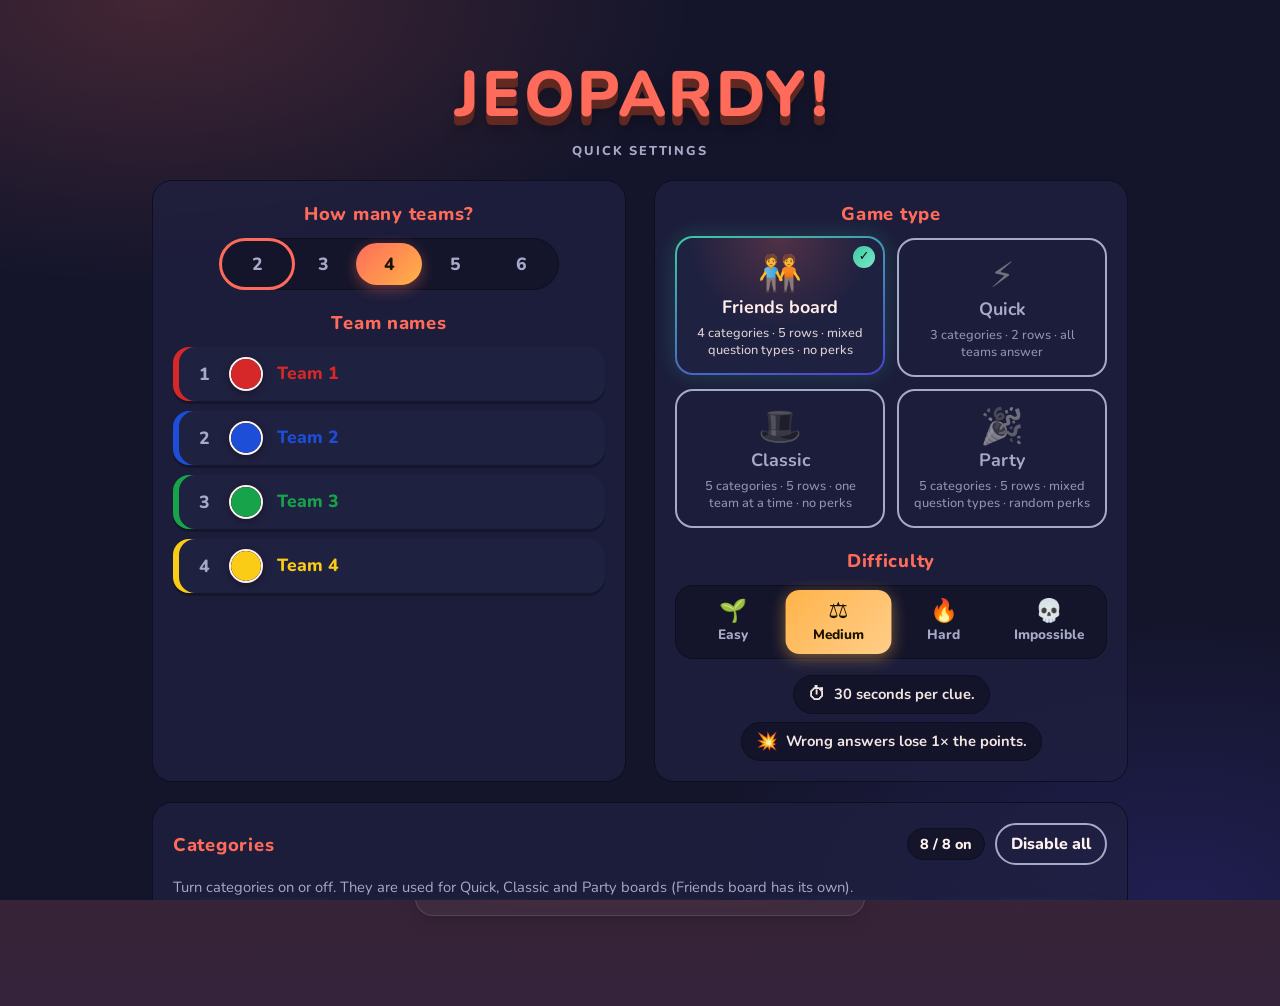
<file: index.html>
<!DOCTYPE html>
<html lang="en">
<head>
<meta charset="utf-8">
<meta name="viewport" content="width=device-width, initial-scale=1, viewport-fit=cover">
<title>Jeopardy Amigos</title>
<link rel="stylesheet" href="https://fonts.googleapis.com/css2?family=Orbitron:wght@500;700;900&family=Rajdhani:wght@500;600;700&family=Oswald:wght@500;700&family=Bitter:wght@500;700&family=Nunito:wght@500;700;800&family=Comic+Neue:wght@400;700&display=swap">
<link rel="stylesheet" href="css/01-tokens.css">
<link rel="stylesheet" href="css/02-menu-base.css">
<link rel="stylesheet" href="css/03-base.css">
<link rel="stylesheet" href="css/04-board.css">
<link rel="stylesheet" href="css/05-clue-dialog.css">
<link rel="stylesheet" href="css/06-gameplay.css">
<link rel="stylesheet" href="css/07-quickstart-final.css">
<link rel="stylesheet" href="css/08-menu-buttons.css">
<link rel="stylesheet" href="css/09-stages-picker.css">
<link rel="stylesheet" href="css/10-editor-and-pool.css">
<link rel="stylesheet" href="css/11-results-misc.css">
<link rel="stylesheet" href="css/12-menu-layout.css">
<link rel="stylesheet" href="css/13-feedback.css">
<link rel="stylesheet" href="css/14-question-extras.css">
<link rel="stylesheet" href="css/15-effects.css">
<link rel="stylesheet" href="css/16-menu-button.css">
<link rel="stylesheet" href="css/17-perk-card.css">
<link rel="stylesheet" href="css/18-neo-switch.css">
<link rel="stylesheet" href="css/19-vertical-menu.css">
<link rel="stylesheet" href="css/20-menu-unified.css">
<link rel="stylesheet" href="css/21-answer-keys.css">
<link rel="stylesheet" href="css/22-plus-button.css">
<link rel="stylesheet" href="css/23-to-top.css">
<link rel="stylesheet" href="css/24-pick-anim.css">
<link rel="stylesheet" href="css/25-blob-button.css">
<link rel="stylesheet" href="css/26-animated-bg.css">
<link rel="stylesheet" href="css/27-cyberpunk.css">
<link rel="stylesheet" href="css/28-title-pop.css">
<link rel="stylesheet" href="css/29-start-page.css">
<link rel="stylesheet" href="css/30-roll-button.css">
</head>
<body>
<main>
  <header>
    <div class="title"><h1>JEOPARDY!</h1></div>
    <div class="round-mid"><span class="round" id="roundLbl"></span><span class="round" id="bombLbl" hidden></span></div>
    <div class="row">
      <button class="home-btn" id="homeBtn" type="button" aria-label="Start page" title="Start page">🏠</button>
      <button class="menubtn" id="menuBtn" type="button"><span class="mb-icon"><svg viewBox="0 0 175 80" width="40" height="40" aria-hidden="true"><rect width="80" height="15" fill="#f0f0f0" rx="10"></rect><rect y="30" width="80" height="15" fill="#f0f0f0" rx="10"></rect><rect y="60" width="80" height="15" fill="#f0f0f0" rx="10"></rect></svg></span><span class="mb-text" data-i18n="menu"></span></button>
    </div>
  </header>
  <div class="warn" id="warnBar" role="status" hidden>
    <p id="warnTxt"></p>
    <div class="row">
      <button class="ghost" id="warnAdd"></button>
      <button class="ghost" id="warnChoose"></button>
      <button class="ghost" id="warnRemoveRnd"></button>
      <button class="ghost" id="warnRemove"></button>
      <button class="ghost" id="warnIgnore" data-i18n="ignore"></button>
      <button class="ghost" id="warnReset" data-i18n="clearSel" hidden></button>
      <button class="ghost" id="warnConfirm" data-i18n="confirm" hidden></button>
      <button class="ghost" id="warnCancel" data-i18n="cancel" hidden></button>
    </div>
    <p class="hint" id="warnMsg"></p>
  </div>
  <div class="restrict" id="restrictBar" hidden></div>
  <div class="perks" id="mqBar" hidden><span class="hint">Perk:</span><button class="ghost" id="mqBtn" type="button"></button><span class="hint" id="mqMsg" role="status"></span></div>
  <div class="perks" id="chBar" hidden><span class="hint">Perk:</span><button class="ghost" id="chBtn" type="button"></button><span class="hint" id="chMsg" role="status"></span></div>
  <div class="perks" id="rqBar" hidden><span class="hint" id="rqHint"></span><button class="ghost" id="rqBtn" type="button"></button><span class="hint" id="rqMsg" role="status"></span></div>
  <div class="perks" id="perksBar" hidden>
    <span class="hint" data-i18n="perks"></span>
    <button class="ghost" id="bombBtn"></button>
    <span class="hint" id="perkMsg" role="status"></span>
  </div>
  <div id="stageTag" class="hint" hidden style="text-align:center;font-weight:800;color:var(--gold)"></div><div class="board" id="board" role="grid"></div>
  <div class="teams" id="teams"></div>
  <div class="team-perks" id="teamPerks" hidden></div>
  <div id="underBoard"><button type="button" id="seeRes" hidden></button><div id="stBtns" hidden><button type="button" id="stRow"></button><button type="button" id="stCol"></button><button type="button" id="stSkip"></button></div><div id="pickBox" hidden><button type="button" id="rndPick" class="roll-btn"><span class="roll-die" aria-hidden="true">🎲</span><span class="inner"></span></button><button type="button" id="pickX" aria-label="Close">×</button><p id="pickMsg" role="status"></p><p id="pickTip"></p></div><div id="idleHint" role="status" hidden><span id="idleTxt"></span><button type="button" id="idleX" aria-label="Close">×</button></div><div class="undo-row"><button class="to-top hist-btn" id="undoBtn" type="button" disabled><svg class="svgIcon ic-undo" viewBox="0 0 384 512" aria-hidden="true"><path d="M214.6 41.4c-12.5-12.5-32.8-12.5-45.3 0l-160 160c-12.5 12.5-12.5 32.8 0 45.3s32.8 12.5 45.3 0L160 141.2V448c0 17.7 14.3 32 32 32s32-14.3 32-32V141.2L329.4 246.6c12.5 12.5 32.8 12.5 45.3 0s12.5-32.8 0-45.3l-160-160z"/></svg><span data-i18n="undoShort"></span></button><button class="to-top hist-btn" id="redoBtn" type="button" disabled><span data-i18n="redoShort"></span><svg class="svgIcon ic-redo" viewBox="0 0 384 512" aria-hidden="true"><path d="M214.6 41.4c-12.5-12.5-32.8-12.5-45.3 0l-160 160c-12.5 12.5-12.5 32.8 0 45.3s32.8 12.5 45.3 0L160 141.2V448c0 17.7 14.3 32 32 32s32-14.3 32-32V141.2L329.4 246.6c12.5 12.5 32.8 12.5 45.3 0s12.5-32.8 0-45.3l-160-160z"/></svg></button></div></div>
</main>
<input type="file" id="photoIn" accept="image/*" hidden>

<dialog id="qsDlg" aria-labelledby="qsH"><form method="dialog" class="card qs" id="qsForm">
  <div class="qs-hero"><div class="qs-logo" aria-hidden="true">JEOPARDY!</div><h2 id="qsH"></h2><p class="qs-subt" id="qsSubT"></p></div>
  <section class="qs-col qs-teams">
    <div class="qsl" id="qsT"></div><div class="qsrow" id="qsCount"></div>
    <div class="qsl" id="qsN"></div><div id="qsNames"></div>
  </section>
  <section class="qs-col qs-setup">
    <div class="qsl" id="qsPreL"></div><div class="qsgrid" id="qsPre"></div>
    <div class="qsl" id="qsDiffL"></div><div class="qsrow" id="qsDiffB"></div><p id="qsDiffInfo" role="status"></p>
    <select id="qsDiff" hidden></select>
  </section>
  <section class="qs-col qs-cats" id="qsCats">
    <div class="qsc-head"><div class="qsl" id="qsCatT"></div><div class="qsc-tools"><span id="qsCatCount" class="qsc-count"></span><button type="button" class="ghost" id="qsCatAll"></button></div></div>
    <p class="qsc-sub" id="qsCatSub"></p>
    <div class="qsc-grid" id="qsCatGrid"></div>
    <p class="qsc-msg" id="qsCatMsg" role="status"></p>
    <div id="qsCatAdd"></div>
  </section>
  <div class="qs-foot">
    <button type="button" id="qsBack" class="ghost" hidden></button>
    <button type="button" id="qsCfg" class="ghost"></button>
    <button type="submit" id="qsGo" class="go-btn"><span class="go-in"><span class="go-play" aria-hidden="true">▶</span><span class="go-txt" id="qsGoT"></span></span></button>
    <p id="qsNote" class="qsnote"></p>
  </div>
</form></dialog>
<dialog id="dlg" aria-labelledby="clue">
  <div class="card">
    <button class="x" id="closeClue">×</button>
    <div class="meta" id="meta"></div>
    <div id="rqNote" hidden></div>
    <div class="clue" id="clue"></div>
    <img id="clueImg" alt="" hidden style="max-width:100%;max-height:34vh;border-radius:10px;margin:6px auto;display:block">
    <div class="answer" id="answer" hidden></div>
    <div id="mcBox" class="mc" hidden></div>
    <div class="turn" id="turn"></div>
    <div id="trow"><div class="timer" id="timer" hidden></div>
    <div id="tbox" hidden><div id="tbar"><i></i></div></div></div>
    <div class="group" id="group" hidden>
      <div class="grows" id="groupRows"></div>
      <div class="actions"><button type="button" class="skip" id="pauseBtn2" hidden></button><button id="groupReveal" data-i18n="groupReveal"></button></div>
    </div>
    <div class="actions" id="perkActs" hidden></div>
    <div class="actions" id="act-score">
      <button class="ok" id="right" data-i18n="right"></button>
      <button class="no" id="wrong" data-i18n="wrong"></button>
    </div>
    <div class="actions" id="act-end" hidden><button id="cont" data-i18n="cont"></button></div>
    <div class="actions" id="act-reveal"><button type="button" class="skip" id="pauseBtn" hidden></button><button id="reveal" data-i18n="reveal"></button><button class="skip" id="skip" data-i18n="skip"></button><button class="skip" id="rrBtn" type="button" hidden></button></div>
    <p id="skipNote" style="margin:6px 0 0;font-size:.95rem;line-height:1.4;opacity:.92;text-align:center"></p>
  </div>
</dialog>

<dialog id="chDlg" aria-labelledby="chH"><div class="card" style="text-align:left;min-height:0"><h2 id="chH" style="margin:0;color:var(--gold)"></h2><div id="chBody" style="display:grid;gap:12px"></div><p id="chErr" class="hint" style="color:var(--bad);margin:0"></p><div class="actions"><button id="chOk" type="button"></button><button id="chCancel" class="skip" type="button"></button></div></div></dialog>
<dialog id="finDlg" aria-labelledby="finH"><div class="card fin"><h2 id="finH"></h2><div id="finBody"></div></div></dialog>
<dialog id="resDlg" aria-labelledby="resTitle">
  <div class="card res">
    <h2 id="resTitle" data-i18n="gameOver"></h2>
    <div class="wname" id="resWinner"></div>
    <ol class="ranking" id="resList"></ol>
    <div class="actions"><button id="resNew" data-i18n="reset"></button><button id="resClose" class="skip" data-i18n="close"></button></div>
  </div>
</dialog>

<dialog id="menuDlg">
  <div class="menu">
    <div class="row" style="justify-content:space-between;align-items:center"><h2 data-i18n="menu"></h2><input type="search" id="menuSearch" autocomplete="off" aria-label="Search"><button class="ghost" id="modeBtn" type="button"></button></div>
    <div class="tabs" role="tablist">
      <span class="tab-indicator" aria-hidden="true"></span>
      <button role="tab" id="tabGame" aria-selected="true" aria-controls="panelGame" data-i18n="tabGame"></button>
      <button role="tab" id="tabEdit" aria-selected="false" aria-controls="panelEdit" data-i18n="edit"></button>
      <button role="tab" id="tabCats" hidden aria-selected="false" aria-controls="panelCats" data-i18n="tabCats"></button>
      <button role="tab" id="tabPerks" aria-selected="false" aria-controls="panelPerks" data-i18n="tabPerks"></button>
      <button role="tab" id="tabHist" aria-selected="false" aria-controls="panelHist" data-i18n="tabHist"></button>
      <button role="tab" id="tabLook" aria-selected="false" aria-controls="panelLook" data-i18n="tabLook"></button>
    </div>
    <div class="panel" id="searchRes" role="region" aria-live="polite" hidden></div>
    <div class="panel" id="panelGame" role="tabpanel" aria-labelledby="tabGame">
      <section class="grp"><h3 data-i18n="secDiff"></h3>
        <div class="diffbox">
          <label><span data-i18n="diff"></span><select id="diffSel"></select></label>
          <label><span data-i18n="dTimer"></span><input type="number" id="dTime" min="0" max="600" step="1"></label>
          <label><span data-i18n="dPen"></span><input type="checkbox" id="dPenChk"></label>
          <label><span data-i18n="dMult"></span><input type="number" id="dMult" min="0" max="10" step="any"></label>
          <p class="hint" id="diffInfo"></p>
          <button class="ghost" id="diffReset" data-i18n="dReset"></button>
        </div>
      </section>
      <section class="grp"><h3 data-i18n="secTeams"></h3>
        <label><span data-i18n="teamsN"></span><select id="teamsSel"></select></label>
        <p class="hint" id="teamMsg" role="status"></p>
        <label><span data-i18n="auto"></span><input type="checkbox" id="autoChk"></label>
        <label hidden><span data-i18n="photosOn"></span><input type="checkbox" id="photoChk"></label>
        <label><span data-i18n="paintOn"></span><input type="checkbox" id="paintChk"></label>
        <label><span data-i18n="adjOn"></span><input type="checkbox" id="adjChk"></label>
        <div class="names" id="nameList"></div>
        <div class="btnpair"><button class="ghost" id="rndColors" data-i18n="randColors"></button>
        <button class="ghost" id="defColors" data-i18n="defColors"></button></div>
        <div><button class="ghost" id="rndBtn" data-i18n="random"></button><p class="hint" id="rndMsg" role="status" hidden></p></div>
      </section>
      <section class="grp"><h3 data-i18n="secQs"></h3>
        <div class="diffbox">
          <p class="hint" id="qStatus"></p>
          <div class="row" id="qBtns">
            <button class="ghost" id="qAdd"></button>
            <button class="ghost" id="qChoose"></button>
            <button class="ghost" id="qRemoveRnd"></button>
            <button class="ghost" id="qRemove"></button>
          </div>
        </div>
        <label><span data-i18n="groupOn"></span><input type="checkbox" id="groupChk"></label>
        <label><span data-i18n="skipOnLbl"></span><input type="checkbox" id="skipChk"></label>
        <label><span data-i18n="mcPassLbl"></span><input type="checkbox" id="mcPassChk"></label>
        <label class="adv"><span data-i18n="mcLbl"></span><input type="checkbox" id="mcChk"></label>
        <label class="adv"><span data-i18n="mcMinLbl"></span><input type="number" id="mcMinNum" min="2" max="6" step="1"></label>
        <label class="adv"><span data-i18n="mcMaxLbl"></span><input type="number" id="mcMaxNum" min="2" max="6" step="1"></label>
        <label class="adv"><span data-i18n="skipFirstLbl"></span><input type="checkbox" id="skipFirstChk"></label>
        <label class="adv"><span data-i18n="skipOthersLbl"></span><input type="checkbox" id="skipOthersChk"></label>
        <label><span data-i18n="tfNoPassLbl"></span><input type="checkbox" id="tfChk"></label>
        <label><span data-i18n="secondLbl"></span><input type="checkbox" id="secondChk"></label>
        <label><span data-i18n="secondPctLbl"></span><input type="number" id="secondNum" min="0" max="100" step="5"></label>
        <label><span data-i18n="rotPlayedOn"></span><input type="checkbox" id="rotChk"></label>
      </section>
      <section class="grp adv"><h3 data-i18n="stSec"></h3>
        <label class="adv"><span data-i18n="stRowOnLbl"></span><input type="checkbox" id="stK-row"></label>
        <label class="adv"><span data-i18n="stColOnLbl"></span><input type="checkbox" id="stK-col"></label>
        <label class="adv"><span data-i18n="stBdOnLbl"></span><input type="checkbox" id="stK-board"></label>
        
        <label class="adv"><span data-i18n="stSkipLbl"></span><input type="checkbox" id="stSkipChk"></label>
        <label class="adv"><span data-i18n="stMultOnLbl"></span><input type="checkbox" id="stMultChk"></label>
        <label class="adv"><span data-i18n="stMultLbl"></span><input type="number" id="stMultNum" min="0.5" max="10" step="0.5"></label>
      </section>
      <section class="grp"><h3 data-i18n="secFinal"></h3>
        <label><span data-i18n="finLbl"></span><input type="checkbox" id="finChk"></label>
      </section>
      <section class="grp"><h3 data-i18n="secPick"></h3>
        <label><span data-i18n="pickLbl"></span><input type="checkbox" id="pickChk"></label>
      </section>
    <section class="grp"><h3 data-i18n="secGameData"></h3>
        <div class="row" style="gap:10px;flex-wrap:wrap"><button class="ghost" id="startPageBtn" type="button" data-i18n="startPageLbl"></button><button class="ghost" id="reset" type="button"></button></div>
      </section>
    </div>
    <div class="panel ed" id="panelEdit" role="tabpanel" aria-labelledby="tabEdit" hidden>
      <nav class="subtabs" id="edSub" role="tablist">
        <button type="button" role="tab" data-sub="size" aria-selected="true" data-i18n="subSize"></button>
        <button type="button" role="tab" data-sub="cols" aria-selected="false" data-i18n="subCols"></button>
        <button type="button" role="tab" data-sub="pool" aria-selected="false" data-i18n="subPool"></button>
        <button type="button" role="tab" data-sub="tools" aria-selected="false" data-i18n="subTools"></button>
      </nav>
      <datalist id="catOpts"></datalist>
      <div class="subpanel" data-sub="size">
        <p class="hint" data-i18n="subSizeHint"></p>
        <div class="dims">
          <div class="dimcard" data-for="colsSel"><div class="dimtop"><span class="dimico">↔</span><div><strong data-i18n="colsN"></strong><small data-i18n="dimColsHint"></small></div></div><div class="stepper"><button type="button" class="stepbtn" data-d="-1" aria-label="−"><svg class="plusIcon" xmlns="http://www.w3.org/2000/svg" viewBox="0 0 30 30" aria-hidden="true"><path d="M6.25 13.75H23.75V16.25H6.25Z"></path></svg></button><output class="stepval" id="colsVal">5</output><button type="button" class="stepbtn" data-d="1" aria-label="+"><svg class="plusIcon" xmlns="http://www.w3.org/2000/svg" viewBox="0 0 30 30" aria-hidden="true"><path d="M13.75 23.75V16.25H6.25V13.75H13.75V6.25H16.25V13.75H23.75V16.25H16.25V23.75H13.75Z"></path></svg></button></div><select id="colsSel" hidden></select></div>
          <div class="dimcard" data-for="rowsSel"><div class="dimtop"><span class="dimico">↕</span><div><strong data-i18n="rowsN"></strong><small data-i18n="dimRowsHint"></small></div></div><div class="stepper"><button type="button" class="stepbtn" data-d="-1" aria-label="−"><svg class="plusIcon" xmlns="http://www.w3.org/2000/svg" viewBox="0 0 30 30" aria-hidden="true"><path d="M6.25 13.75H23.75V16.25H6.25Z"></path></svg></button><output class="stepval" id="rowsVal">5</output><button type="button" class="stepbtn" data-d="1" aria-label="+"><svg class="plusIcon" xmlns="http://www.w3.org/2000/svg" viewBox="0 0 30 30" aria-hidden="true"><path d="M13.75 23.75V16.25H6.25V13.75H13.75V6.25H16.25V13.75H23.75V16.25H16.25V23.75H13.75Z"></path></svg></button></div><select id="rowsSel" hidden></select></div>
        </div>
        <div class="gridprev" id="gridPrev" aria-hidden="true"></div>
        <div id="edRows" hidden></div>
      </div>
      <div class="subpanel" data-sub="cols" hidden>
        <div class="colhead" id="colHead"><div class="boardsw" id="boardSw" role="tablist"></div><div class="colnav" id="colNav" role="tablist"></div></div>
        <div id="edCats"></div>
      </div>
      <div class="subpanel" data-sub="pool" hidden>
        <p class="hint" data-i18n="catsHint"></p>
        <p class="hint" id="catMsg" role="status"></p>
        <div id="catList"></div>
      </div>
      <div class="subpanel" data-sub="tools" hidden>
        <section class="grp"><h3 data-i18n="typesTitle"></h3>
          <label><span data-i18n="typePctLbl"></span><input type="number" id="typePct" min="0" max="100" step="5" value="40"></label>
          <div class="actions"><button class="skip" id="typeRandBtn" data-i18n="typeRandBtn"></button></div>
        </section>
        <section class="grp adv"><h3 data-i18n="csvBtn"></h3>
          <p class="hint" data-i18n="csvHint"></p>
          <div class="actions"><button class="skip" id="csvBtn" data-i18n="csvBtn"></button></div><input type="file" id="csvIn" accept=".csv,text/csv,text/plain" hidden>
        </section>
        <section class="grp"><h3 data-i18n="subResetH"></h3>
          <div class="actions"><button id="defBtn" class="skip" data-i18n="defaults"></button></div>
        </section>
      </div>
      <div class="actions edfoot">
        <p class="hint" id="edMsg" role="status"></p>
        <button id="genBtn" data-i18n="gen" hidden></button>
        <button id="genEmptyBtn" data-i18n="genEmptyBtn" hidden></button>
        <button id="applyBtn" data-i18n="apply"></button>
        <button id="cancelBtn" class="skip" data-i18n="cancel"></button>
      </div>
    </div>
    <div class="panel" id="panelCats" role="tabpanel" aria-labelledby="tabCats" hidden></div>
    <div class="panel" id="panelPerks" role="tabpanel" aria-labelledby="tabPerks" hidden>
      <p class="hint" data-i18n="perksHint"></p>
      <section class="grp" id="perkCards"><h3 data-i18n="perkQuick"></h3>
        <div class="perk-cards">
          <div class="perk-card"><label class="perk-tile"><input class="perk-input" type="checkbox" id="pkOn_bomb"><span class="perk-face"><span class="perk-icon" aria-hidden="true">💣</span><span class="perk-label" data-i18n="pkn_bomb"></span></span></label></div>
          <div class="perk-card"><label class="perk-tile"><input class="perk-input" type="checkbox" id="pkOn_delegate"><span class="perk-face"><span class="perk-icon" aria-hidden="true">🤝</span><span class="perk-label" data-i18n="pkn_del"></span></span></label></div>
          <div class="perk-card"><label class="perk-tile"><input class="perk-input" type="checkbox" id="ddOn"><span class="perk-face"><span class="perk-icon" aria-hidden="true">⭐</span><span class="perk-label" data-i18n="pkn_dd"></span></span></label></div>
          <div class="perk-card"><label class="perk-tile adv"><input class="perk-input" type="checkbox" id="rqChk"><span class="perk-face"><span class="perk-icon" aria-hidden="true">🎲</span><span class="perk-label" data-i18n="pkn_rq"></span></span></label></div>
          <div class="perk-card"><label class="perk-tile adv"><input class="perk-input" type="checkbox" id="chChk"><span class="perk-face"><span class="perk-icon" aria-hidden="true">🎯</span><span class="perk-label" data-i18n="pkn_ch"></span></span></label></div>
          <div class="perk-card"><label class="perk-tile adv"><input class="perk-input" type="checkbox" id="mqChk"><span class="perk-face"><span class="perk-icon" aria-hidden="true">❓</span><span class="perk-label" data-i18n="pkn_mq"></span></span></label></div>
          <div class="perk-card"><label class="perk-tile adv"><input class="perk-input" type="checkbox" id="rrChk"><span class="perk-face"><span class="perk-icon" aria-hidden="true">🔁</span><span class="perk-label" data-i18n="pkn_rr"></span></span></label></div>
        </div>
      </section>
      <section class="grp"><h3 data-i18n="secGen"></h3>
        <label><span data-i18n="perksOn"></span><input type="checkbox" id="perksChk"></label>
        <label><span data-i18n="randPerks"></span><input type="checkbox" id="randChk"></label>
        <label><span data-i18n="onePerkLbl"></span><input type="checkbox" id="oneChk"></label>
      </section>
      <section class="grp perk p-bomb"><h3 data-i18n="perkBomb"></h3>
        <label><span data-i18n="pkQtyBomb"></span><input type="number" id="pkQty_bomb" min="0" max="99" step="1"></label>
        <label><span data-i18n="pkChance"></span><input type="number" id="pkCh_bomb" min="0" max="100" step="5"></label>
        <p class="hint" data-i18n="bombFixedHint"></p>
        <span class="hint sub" data-i18n="afterBomb"></span>
        <label><span data-i18n="bombRetryOn"></span><input type="checkbox" id="retryChk"></label>
        <label><span data-i18n="bombSkipLbl"></span><input type="checkbox" id="skipTurnChk"></label>
        <label><span data-i18n="bombPeekLbl"></span><input type="checkbox" id="bombPeekChk"></label>
        <label><span data-i18n="bonusOn"></span><input type="checkbox" id="bonusChk"></label>
        <label><span data-i18n="bonusMult"></span><input type="number" id="bonusNum" min="1" max="10" step="any"></label>
        <p class="hint" data-i18n="bonusNote"></p>
        <label><span data-i18n="bonusBothLbl"></span><input type="checkbox" id="bothChk"></label>
      </section>
      <section class="grp perk p-del"><h3 data-i18n="perkDelegate"></h3>
        <label><span data-i18n="pkQty"></span><input type="number" id="pkQty_delegate" min="0" max="99" step="1"></label>
        <label><span data-i18n="pkChance"></span><input type="number" id="pkCh_delegate" min="0" max="100" step="5"></label>
        <label><span data-i18n="peekOn"></span><input type="checkbox" id="peekChk"></label>
      </section>
      <section class="grp perk p-dd"><h3 data-i18n="perkDD"></h3>
        <p class="hint" data-i18n="ddHint"></p>
        <label><span data-i18n="ddQty"></span><input type="number" id="ddNum" min="1" max="5" step="1" style="width:70px"></label>
      </section>
      <section class="grp perk adv p-rq"><h3 data-i18n="perkRQ"></h3>
        <p class="hint" data-i18n="rqHint"></p>
        <label class="adv"><span data-i18n="rqModeLbl"></span><select id="rqModeSel"><option value="mult" data-i18n="rqModeMult"></option><option value="flat" data-i18n="rqModeFlat"></option></select></label>
        <label class="adv"><span data-i18n="rqMultLbl"></span><input type="number" id="rqMultNum" min="1" max="10" step="any"></label>
        <label class="adv"><span data-i18n="rqFlatLbl"></span><input type="number" id="rqFlatNum" min="0" max="10000" step="50"></label>
        <label class="adv"><span data-i18n="rqUsesLbl"></span><input type="number" id="rqUsesNum" min="0" max="99" step="1"></label>
      </section>
      <section class="grp perk adv p-ch"><h3 data-i18n="perkCH"></h3>
        <p class="hint" data-i18n="chHint"></p>
        <label class="adv"><span data-i18n="chModeLbl"></span><select id="chModeSel"><option value="choose" data-i18n="chModeChoose"></option><option value="both" data-i18n="chModeBoth"></option><option value="cat" data-i18n="chModeCat"></option><option value="row" data-i18n="chModeRow"></option></select></label>
        <label class="adv"><span data-i18n="chUsesLbl"></span><input type="number" id="chUsesNum" min="0" max="99" step="1"></label>
      </section>
      <section class="grp perk adv p-mq"><h3 data-i18n="perkMQ"></h3>
        <p class="hint" data-i18n="mqHint"></p>
        <label class="adv"><span data-i18n="mqModeLbl"></span><select id="mqModeSel"><option value="choose" data-i18n="mqModeChoose"></option><option value="random" data-i18n="mqModeRandom"></option></select></label>
        <label class="adv"><span data-i18n="mqUsesLbl"></span><input type="number" id="mqUsesNum" min="0" max="99" step="1"></label>
      </section>
      <section class="grp perk adv p-rr"><h3 data-i18n="perkRR"></h3>
        <p class="hint" data-i18n="rrHint"></p>
        <label class="adv"><span data-i18n="rrModeLbl"></span><select id="rrModeSel"><option value="same" data-i18n="rrModeSame"></option><option value="random" data-i18n="rrModeRandom"></option><option value="choose" data-i18n="rrModeChoose"></option></select></label>
        <label class="adv"><span data-i18n="rrUsesLbl"></span><input type="number" id="rrUsesNum" min="0" max="99" step="1"></label>
      </section>
      <section class="grp"><h3 data-i18n="secWhere"></h3>
        <div class="colors"><span class="hint" data-i18n="exclCols"></span><div class="chips" id="exclCols"></div></div>
        <div class="colors"><span class="hint" data-i18n="exclRows"></span><div class="chips" id="exclRows"></div></div>
      </section>
    </div>
    <div class="panel" id="panelHist" role="tabpanel" aria-labelledby="tabHist" hidden>
      <label><span data-i18n="histTeam"></span><select id="histSel"></select></label>
      <p class="hint" id="histStats"></p>
      <ol class="hist" id="histList"></ol>
      <div class="actions"><button id="histRes" data-i18n="resultsBtn"></button><button class="skip" id="histClear" data-i18n="histClear"></button></div>
    </div>
    <div class="panel" id="panelLook" role="tabpanel" aria-labelledby="tabLook" hidden>
      <section class="grp"><h3 data-i18n="lookGen"></h3>
      <label><span data-i18n="language"></span>
        <select id="langSel"><option value="en">English</option><option value="es">Español</option></select></label>
      <label><span data-i18n="reduceMotion"></span><input type="checkbox" id="calmChk"></label>
      <label><span data-i18n="soundLbl"></span><input type="checkbox" id="fxSound"></label>
      <label><span data-i18n="themeLbl"></span><button class="ghost" id="themeBtn" type="button"></button></label>
      <button id="langBtn" type="button" hidden></button>
      </section>
      <div class="colors grp"><span class="hint" data-i18n="pal"></span><div id="palRow" style="display:flex;flex-wrap:wrap;gap:10px"></div></div>
      <div class="colors grp">
        <span class="hint" data-i18n="colors"></span>
        <label><span data-i18n="cBg"></span><input type="color" id="colBg"></label>
        <label><span data-i18n="cTile"></span><input type="color" id="colTile"></label>
        <label><span data-i18n="cGold"></span><input type="color" id="colGold"></label>
        <label><span data-i18n="cInk"></span><input type="color" id="colInk"></label>
        <button class="ghost" id="colReset" data-i18n="colReset"></button>
      </div>
      <div class="colors grp">
        <span class="hint" data-i18n="typography"></span>
        <label><span data-i18n="font"></span><select id="fontSel"></select></label>
        <label><span data-i18n="textSize"></span><span class="row"><input type="range" id="sizeRng" min="80" max="160" step="10"><output id="sizeOut"></output></span></label>
      </div>
    </div>
    <button class="to-top" id="menuTop" type="button" disabled><svg class="svgIcon" viewBox="0 0 384 512" aria-hidden="true"><path d="M214.6 41.4c-12.5-12.5-32.8-12.5-45.3 0l-160 160c-12.5 12.5-12.5 32.8 0 45.3s32.8 12.5 45.3 0L160 141.2V448c0 17.7 14.3 32 32 32s32-14.3 32-32V141.2L329.4 246.6c12.5 12.5 32.8 12.5 45.3 0s12.5-32.8 0-45.3l-160-160z"></path></svg><span class="to-top-label" data-i18n="toTop"></span></button>
    <div class="actions"><button id="menuLaunch" type="button" hidden></button><button id="closeMenu" data-i18n="close"></button></div>
  </div>
</dialog>
<script src="js/data/i18n.js"></script>
<script src="js/data/questions.js"></script>
<script src="js/core/state.js"></script>
<script src="js/core/board.js"></script>
<script src="js/core/teams.js"></script>
<script src="js/features/stages.js"></script>
<script src="js/features/reroll.js"></script>
<script src="js/features/mystery-question.js"></script>
<script src="js/features/challenge.js"></script>
<script src="js/features/random-question.js"></script>
<script src="js/features/multiple-choice.js"></script>
<script src="js/ui/board-view.js"></script>
<script src="js/features/perks.js"></script>
<script src="js/ui/scoreboard.js"></script>
<script src="js/ui/team-perks.js"></script>
<script src="js/game/clue-flow.js"></script>
<script src="js/ui/menu-game.js"></script>
<script src="js/ui/appearance.js"></script>
<script src="js/ui/board-editor.js"></script>
<script src="js/ui/difficulty-menu.js"></script>
<script src="js/ui/question-count.js"></script>
<script src="js/game/history-log.js"></script>
<script src="js/ui/category-pool.js"></script>
<script src="js/ui/history-view.js"></script>
<script src="js/features/ai-generation.js"></script>
<script src="js/ui/menu-tabs.js"></script>
<script src="js/ui/menu-search.js"></script>
<script src="js/ui/menu-submenu.js"></script>
<script src="js/ui/menu-switch-anim.js"></script>
<script src="js/game/session.js"></script>
<script src="js/features/media-and-csv.js"></script>
<script src="js/ui/menu-mode.js"></script>
<script src="js/features/daily-double-final.js"></script>
<script src="js/game/end-and-pick.js"></script>
<script src="js/ui/quick-start.js"></script>
<script src="js/ui/start-categories.js"></script>
<script src="js/main.js"></script>
<script src="js/effects.js"></script>
<script src="js/api-client.js"></script>
<script src="js/save-load.js"></script>
</body>
</html>
</file>
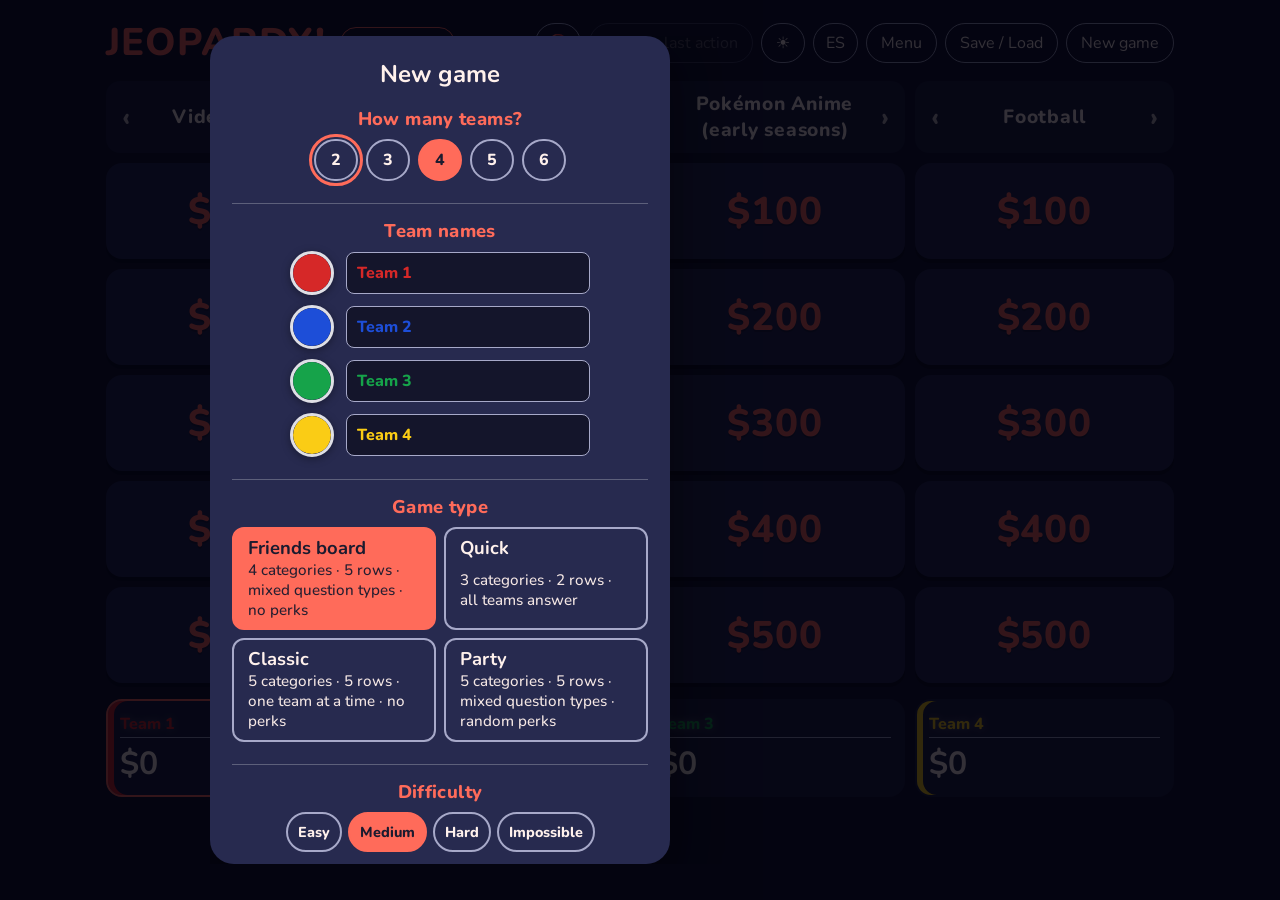
<file: index_1.html>
<!DOCTYPE html>
<html lang="en">
<head>
<meta charset="utf-8">
<meta name="viewport" content="width=device-width, initial-scale=1, viewport-fit=cover">
<title>Jeopardy Amigos</title>
<link rel="stylesheet" href="https://fonts.googleapis.com/css2?family=Oswald:wght@500;700&family=Bitter:wght@500;700&family=Nunito:wght@500;700;800&family=Comic+Neue:wght@400;700&display=swap">
<style>
input[type=color]{-webkit-appearance:none;appearance:none;width:40px;height:40px;padding:0;border:3px solid rgba(255,255,255,.85);border-radius:50%;background:none;cursor:pointer;overflow:hidden;box-shadow:0 2px 8px rgba(0,0,0,.35);transition:transform .15s}
input[type=color]:hover{transform:scale(1.1)}
input[type=color]::-webkit-color-swatch-wrapper{padding:0}
input[type=color]::-webkit-color-swatch{border:none;border-radius:50%}
input[type=color]::-moz-color-swatch{border:none;border-radius:50%}
.menu .names .nrow input[type=color],.menu input[type=color]{width:40px;height:40px;border-radius:50%;border:3px solid rgba(255,255,255,.85)}
:root{
  color-scheme:dark;
  --accent:var(--gold);--on-tile:var(--ink);--tshadow:none;
  --f-head:"Nunito",system-ui,sans-serif; --f-body:"Nunito",system-ui,sans-serif;
  --bg:#14152B; --tile:#272A4F; --tile-hover:#3A3E6E; --gold:#FF6B5A; --ink:#FFF1EC;
  --line:#0D0E1F; --panel:#1F2140; --good:#4cd6a0; --bad:#ff9a8f; --muted:#A7A9C9;
  box-sizing:border-box; padding-top:env(safe-area-inset-top,0px); padding-bottom:env(safe-area-inset-bottom,0px);
}
:root{--cat:color-mix(in srgb,var(--tile) 78%,#000)}
:root[data-theme="light"]{color-scheme:light;--bg:#FFF3EF;--ink:#14152B;--panel:#FCE3DC;--line:#F2C9BE;--muted:#5C5E80;--accent:#D9473A;--on-tile:#fff8ec;--tshadow:none}
html{scroll-padding-top:env(safe-area-inset-top,0px);font-size:calc(100%*var(--scale,1))}
.menu input[type=range]{accent-color:var(--gold);width:130px}
.menu output{min-width:3.2em;text-align:right}
#menuDlg{width:min(1180px,96vw);max-width:min(1180px,96vw)}
.tabs{display:flex;gap:6px;border-bottom:1px solid var(--muted)}
.tabs button{background:transparent;color:var(--muted);padding:8px 14px;border-radius:6px 6px 0 0;font-weight:700}
.tabs #editBtn{color:var(--ink)}
.tabs{flex-wrap:wrap}
.hist{list-style:none;margin:0;padding:0;display:grid;gap:8px;max-height:46vh;overflow:auto}
.hist li{background:var(--bg);border-radius:8px;padding:8px 10px;border-left:6px solid var(--muted);display:grid;gap:2px}
.hist .top{display:flex;justify-content:space-between;gap:8px;font-weight:700}
.hist .q{font-size:.85rem;color:var(--muted)}
.o-correct{color:var(--good)}
.o-wrong,.o-nobody{color:var(--bad)}
.tabs button[aria-selected="true"]{color:var(--accent);box-shadow:inset 0 -3px 0 var(--accent)}
.panel{display:grid;gap:18px}
.avatar{width:48px;height:48px;border-radius:50%;border:2px solid var(--accent);background:var(--bg);color:var(--accent);padding:0;overflow:hidden;display:inline-flex;align-items:center;justify-content:center;font-size:1.4rem;flex:none}
.avatar img{width:100%;height:100%;object-fit:cover;display:block}
.team .top{display:flex;gap:10px;align-items:center}
.team .top input{min-width:0}
.nrow{display:flex;gap:8px;align-items:center;margin-top:6px}
.menu .names .nrow input{margin-top:0}
.menu .names .nrow input[type=color]{width:40px;height:34px;flex:none;padding:0}
.nrow .rm{background:transparent;color:var(--ink);border:1px solid var(--muted);width:32px;height:32px;border-radius:50%;padding:0;flex:none}
.tavatar{width:44px;height:44px;border-radius:50%;object-fit:cover;vertical-align:middle;margin-right:10px;border:2px solid var(--gold)}
*{box-sizing:border-box}
body{margin:0;background:var(--bg);color:var(--ink);font-family:var(--f-body);min-height:100vh}
main{max-width:1100px;margin:0 auto;padding:16px}
header{display:flex;justify-content:space-between;align-items:center;gap:12px;margin-bottom:12px;flex-wrap:wrap}
h1{font-family:var(--f-head);font-weight:800;font-size:clamp(1.6rem,4vw,2.4rem);letter-spacing:.03em;color:var(--accent);margin:0;text-shadow:var(--tshadow)}
button{font:inherit;cursor:pointer;border:0;border-radius:12px}
button:focus-visible,input:focus-visible,.tile:focus-visible{outline:3px solid var(--gold);outline-offset:2px}
.ghost{background:transparent;color:var(--ink);border:1px solid var(--muted);border-radius:999px;padding:8px 14px}
.ghost:hover{background:var(--panel)}
.board{display:grid;grid-template-columns:repeat(5,1fr);gap:10px;padding:0}
.cat{flex-direction:row;gap:4px;background:var(--cat);border-radius:14px;color:var(--on-tile);font-family:var(--f-head);font-weight:800;text-align:center;display:flex;align-items:center;justify-content:center;min-height:72px;padding:8px;font-size:clamp(.7rem,2vw,1.2rem);letter-spacing:.04em;overflow-wrap:anywhere}
.tile{background:var(--tile);color:var(--gold);font-family:var(--f-head);font-weight:800;letter-spacing:.02em;font-size:clamp(1.2rem,4vw,2.4rem);min-height:clamp(56px,11vw,96px);text-shadow:0 2px 0 rgba(0,0,0,.22);border:0;border-radius:16px;box-shadow:0 4px 0 rgba(0,0,0,.28);transition:transform .15s,background .15s}
.tile:hover:not(:disabled){background:var(--tile-hover);transform:translateY(-2px)}
@media (prefers-reduced-motion:reduce){.tile{transition:none}.tile:hover:not(:disabled){transform:none}}
.tile:disabled{opacity:.35;cursor:default;box-shadow:none}
.teams{display:grid;grid-template-columns:repeat(auto-fit,minmax(180px,1fr));gap:10px;margin-top:16px}
.team{background:var(--panel);border:2px solid transparent;border-radius:16px;padding:10px 12px;cursor:pointer;display:grid;gap:4px}
.team.active{border-color:var(--accent)}
.team input{background:transparent;border:0;border-bottom:1px solid var(--muted);color:var(--ink);font:inherit;font-weight:700;width:100%;padding:2px 0}
.score{font-family:var(--f-head);font-size:2rem;font-weight:700}
.score.neg{color:var(--bad)}
.hint{color:var(--muted);font-size:.9rem;margin:10px 0 0}
.menu .topiclab[hidden]{display:none!important}.dupgrey{color:var(--muted);font-size:.82rem}.dupgrey:empty{display:none}
#edMsg{flex-basis:100%;margin:0 0 4px;text-align:center}#edMsg:empty{display:none}
#edMsg[data-kind=note]{color:var(--muted);background:rgba(255,255,255,.05);border:1px solid var(--line);border-radius:10px;padding:6px 10px;font-size:.85rem;opacity:.9}
dialog{border:0;padding:0;background:transparent;color:var(--ink);max-width:min(860px,94vw);width:100%}
dialog::backdrop{background:rgba(0,0,10,.8)}
.card{color:var(--on-tile);background:var(--tile);border:0;border-radius:24px;box-shadow:0 18px 50px rgba(0,0,0,.45);padding:clamp(18px,4vw,40px);text-align:center;display:grid;gap:18px;min-height:340px;align-content:center}
.meta{font-family:var(--f-head);color:var(--gold);font-size:1.1rem;letter-spacing:.06em;text-transform:uppercase}
.clue{font-size:clamp(1.3rem,4vw,2.3rem);line-height:1.35;font-weight:800;text-shadow:none}
.answer{font-size:clamp(1.1rem,3vw,1.7rem);color:var(--gold);font-weight:700}
.actions{display:flex;flex-wrap:wrap;gap:10px;justify-content:center}
.actions button{border-radius:999px;padding:10px 20px;font-weight:700;background:var(--gold);color:#1a1200}
.actions .ok{background:var(--good)}
.actions .no{background:var(--bad)}
.actions .skip{background:transparent;color:var(--on-tile);border:1px solid var(--on-tile)}
[hidden]{display:none!important}
@media (max-width:560px){main{padding:10px}.board{gap:3px;padding:3px}.cat{min-height:60px}}

.row{display:flex;gap:8px;align-items:center;flex-wrap:wrap}
.title{display:flex;align-items:center;gap:14px;flex-wrap:wrap}
.round{font-family:var(--f-head);font-size:1.1rem;letter-spacing:.1em;color:var(--accent);border:1px solid var(--accent);border-radius:999px;padding:3px 16px;white-space:nowrap}
.warn{display:flex;gap:12px;align-items:center;justify-content:space-between;flex-wrap:wrap;background:var(--panel);border-left:6px solid var(--gold);border-radius:14px;padding:10px 14px;margin-bottom:12px}
.warn p{margin:0;flex:1 1 260px}
.warn .hint{flex-basis:100%;margin:0}
.card{max-height:92vh;overflow:auto}
.group{display:grid;gap:12px}
.grows{display:grid;gap:8px;text-align:left}
.grow{display:flex;align-items:center;justify-content:space-between;gap:10px;flex-wrap:wrap;background:rgba(0,0,0,.22);border-radius:14px;padding:8px 12px;border-left:6px solid var(--muted)}
.grow .nm{font-weight:800}
.grow .opts{display:flex;gap:6px;flex-wrap:wrap}
.grow .opt{border-radius:999px;padding:6px 16px;background:transparent;color:var(--on-tile);border:1px solid var(--on-tile);font-weight:700}
.grow .opt.on{background:var(--gold);color:#1a1200;border-color:var(--gold)}
.grow input{width:120px;font:inherit;background:rgba(0,0,0,.25);color:var(--on-tile);border:1px solid var(--on-tile);border-radius:10px;padding:6px 8px;text-align:center}
.grow .ok{color:var(--good);font-weight:700}
.grow .bad{color:var(--bad);font-weight:700}
.qrow{display:flex;flex-wrap:wrap;gap:8px;align-items:center}
.qrow select,.qrow input{width:auto;min-width:0}
.qrow [data-f="type"]{flex:1 1 150px}
.qrow [data-f="q"]{flex:3 1 240px}
.qrow [data-f="a"]{flex:2 1 160px}
.qrow [data-f="ref"],.qrow [data-f="target"],.qrow [data-f="truth"]{flex:1 1 120px}
.qrow [data-f="pts"],.qrow [data-f="time"]{flex:0 0 84px}
.adj{display:flex;gap:6px;align-items:center}
.adj button{width:34px;height:34px;border-radius:50%;background:var(--bg);color:var(--ink);font-weight:800;font-size:1.1rem;border:1px solid var(--muted);padding:0;flex:none}
.adj button:hover{background:var(--line)}
.team .adj input{width:78px;text-align:center;border:1px solid var(--muted);border-radius:8px;padding:4px;flex:none}
.tile.sel{box-shadow:inset 0 0 0 4px var(--bad),0 4px 0 rgba(0,0,0,.28)}
.tile.sel::before{content:"✕ "}
.tile.inert{cursor:default}
.tile{position:relative}
.tile .skull{position:absolute;top:6px;right:9px;font-size:1.15rem;line-height:1;text-shadow:none}
.tile.dead{opacity:.6}
.tile.blocked{opacity:.3;cursor:not-allowed}
.tile.blocked:hover{transform:none}
.restrict{background:var(--panel);border-left:6px solid var(--gold);border-radius:14px;padding:10px 14px;margin-bottom:12px;font-weight:700}
.cat.pick{cursor:pointer;outline:2px dashed var(--gold);outline-offset:2px}
.cat .badge{font-size:.9em;font-weight:800;color:var(--gold);opacity:1}
.ghost.icon{padding:8px 12px;min-width:44px}
.timer{font-family:var(--f-head);font-size:2rem;font-weight:700;color:var(--gold)}
.timer.late{color:var(--bad)}
#qsForm button{background:var(--gold);color:#1b1b2f;border:2px solid var(--gold);border-radius:999px;padding:8px 14px;font-weight:800;cursor:pointer;font-family:inherit}
#qsForm button.ghost{background:transparent;color:var(--ink);border-color:var(--muted)}
#qsForm #qsPre button{border-radius:12px}#qsForm #qsCount button{width:42px;height:42px;padding:0}
#qsForm input[type=text]{background:var(--bg);color:var(--ink);border:1px solid var(--muted);border-radius:8px;padding:9px 10px;font:inherit}
.menu[data-mode=simple] .adv{display:none!important}
.qs{align-content:start!important;min-height:0!important;max-height:92vh;overflow-y:auto;padding:22px;max-width:460px;width:94vw;display:grid;gap:8px}.qs h2{margin:0 0 4px}.qsl{font-weight:800;font-size:1.15rem;color:var(--gold);margin-top:14px;padding-top:14px;border-top:1px solid rgba(255,255,255,.25);text-align:center;letter-spacing:.02em}#qsH+.qsl{margin-top:4px;padding-top:0;border-top:0}
.qsrow{display:flex;gap:8px;flex-wrap:wrap;justify-content:center}.qsrow button{min-width:44px}#qsDiffB{flex-wrap:nowrap;gap:6px}#qsDiffB button{padding:8px 10px;font-size:.9rem;min-width:0}.qsgrid{display:grid;grid-template-columns:1fr 1fr;gap:8px}
.qsgrid button{text-align:left;display:grid;gap:2px;padding:10px 12px;border-radius:12px;line-height:1.2}.qsgrid button small{font-weight:500;opacity:.95;font-size:.95rem;line-height:1.3}.qsgrid button b{font-size:1.15rem}
.qsn{display:flex;gap:8px;align-items:center;margin:3px 0}.qsn input[type=color]{flex:none;width:44px;height:44px;min-width:44px}.qsn input{flex:1;min-width:0}.qsn input::placeholder{color:currentColor;opacity:1}
#qsNames{width:100%;max-width:300px;margin:0 auto;display:grid;gap:10px}.qsn{margin:0;gap:12px;justify-content:center}
.qsn input:not([type=color]){border-radius:999px;padding:11px 18px;background:rgba(0,0,0,.25);border:2px solid rgba(255,255,255,.22);font-size:1.05rem;font-weight:800;transition:border-color .15s,box-shadow .15s}
.qsn input:not([type=color]):focus{outline:none;border-color:var(--gold);box-shadow:0 0 0 3px rgba(255,255,255,.12)}
#qsDiffInfo{text-align:center;margin:2px 0 0;font-size:1rem;line-height:1.4;opacity:.95;min-height:2.8em}
.qsnote{text-align:center;margin:10px 0 0;padding:12px 14px;font-size:1.05rem;font-weight:700;line-height:1.4;border-radius:14px;background:rgba(255,255,255,.1);border:2px solid var(--gold);color:var(--ink)}
#qsGo{width:100%;margin-top:8px;font-size:1.1rem;padding:12px}
.fin{padding:26px 22px;max-width:540px;width:94vw;display:block}.fin h2{text-align:center;color:var(--gold);font-size:1.8rem;margin:0 0 4px;letter-spacing:.02em}
.fin-ask{text-align:center;opacity:.9;margin:0 0 14px;font-size:1rem;line-height:1.4}
.fin-team{background:rgba(255,255,255,.07);border:1px solid rgba(255,255,255,.14);border-left:6px solid var(--gold);border-radius:14px;padding:12px 14px;margin:10px 0}
.fin-head{display:flex;justify-content:space-between;align-items:baseline;gap:8px;margin-bottom:8px}.fin-head b{font-size:1.2rem;font-weight:800}.fin-score{color:var(--gold);font-weight:800;font-size:1.1rem}
.fin-opts{display:flex;flex-wrap:wrap;gap:8px;align-items:center}.fin-opts input{flex:1 1 100%;min-width:0;border-radius:999px;padding:10px 14px;text-align:center;background:rgba(0,0,0,.25);color:var(--ink);border:2px solid rgba(255,255,255,.3);font-size:1rem;font-weight:700}.fin-opts input::placeholder{color:var(--ink);opacity:.6;font-weight:500}.fin-opts input:focus{outline:none;border-color:var(--gold)}
.fin-out{opacity:.75;font-style:italic}.chip{border-radius:999px;padding:9px 16px;font-weight:700;background:transparent;border:2px solid rgba(255,255,255,.4);color:var(--ink);cursor:pointer}.chip:hover{border-color:var(--gold)}.chip.on{background:var(--gold);color:#1a1a2e;border-color:var(--gold)}
.fin-go{background:var(--gold);color:#1a1a2e;border:0;cursor:pointer;display:block;width:100%;margin-top:14px;padding:14px;font-size:1.15rem;font-weight:800;border-radius:14px}.fin-msg{color:var(--bad);text-align:center;min-height:1.2em;margin:6px 0 0;font-weight:700}
.fin-q{text-align:center;background:rgba(255,255,255,.07);border-radius:16px;padding:18px;margin-bottom:10px}.fin-cat{color:var(--gold);font-weight:800;text-transform:uppercase;letter-spacing:.08em;font-size:.9rem}.fin-clue{font-size:1.45rem;font-weight:800;margin:10px 0;line-height:1.3}.fin-ans{font-size:1.3rem;font-weight:800;color:var(--good);margin:6px 0 10px}
.fin-judge{display:flex;align-items:center;justify-content:space-between;gap:10px}.fin-info{display:grid}.fin-btns{display:flex;gap:8px}.jb{width:52px;height:46px;border-radius:12px;font-size:1.4rem;font-weight:800;background:transparent;border:2px solid rgba(255,255,255,.35);color:var(--ink);cursor:pointer}
.jb.ok.on{background:var(--good);border-color:var(--good);color:#06281c}.jb.no.on{background:var(--bad);border-color:var(--bad);color:#3a0a05}
#underBoard{text-align:center;margin:14px 0 4px;display:grid;gap:8px;justify-items:center}#rndPick{padding:12px 22px;font-size:1.05rem;font-weight:800;border-radius:999px;background:var(--gold);color:#1a1a2e;border:0;cursor:pointer}

/* menu buttons */
.menu .ghost,.menu .actions .skip,.menu .row>button{font-family:var(--f-head);font-weight:800;letter-spacing:.02em;font-size:.95rem;padding:10px 18px;border-radius:999px;cursor:pointer;color:var(--gold);background:var(--tile);border:2px solid color-mix(in srgb,var(--gold) 50%,transparent);box-shadow:0 3px 0 rgba(0,0,0,.28);transition:transform .15s,background .15s,box-shadow .15s}
.menu .ghost:hover,.menu .actions .skip:hover,.menu .row>button:hover{background:var(--tile-hover);transform:translateY(-2px)}
.menu .ghost:active,.menu .actions .skip:active,.menu .row>button:active{transform:translateY(1px);box-shadow:0 1px 0 rgba(0,0,0,.28)}
.menu .ghost:disabled,.menu .row>button:disabled{opacity:.45;cursor:not-allowed;transform:none}
.menu .ghost:focus-visible,.menu .actions button:focus-visible,.menu .row>button:focus-visible{outline:3px solid var(--ink);outline-offset:3px}
.menu .actions button:not(.skip){font-family:var(--f-head);font-weight:800;border:0;border-radius:999px;color:#1a1a2e;background:linear-gradient(135deg,var(--gold),#FFB347);box-shadow:0 3px 0 rgba(0,0,0,.28);transition:transform .15s}
.menu .actions button:not(.skip):hover{transform:translateY(-2px)}
.menu .panel .ghost:not(.icon),.menu .grp .ghost:not(.icon),.menu .panel button.skip:not(.actions *){justify-self:center!important;align-self:center;width:fit-content!important;max-width:100%;margin-inline:auto}
.menu .btnpair{display:flex!important;flex-wrap:wrap;justify-content:center;gap:10px;margin-top:10px}
.menu .btnpair>.ghost{margin:0!important}
.menu div:has(>#rndBtn){display:flex;flex-direction:column;align-items:center;gap:6px;text-align:center}
.menu .grp>button.ghost,.menu .grp .ghost:not(.icon){justify-self:center}
.menu #qBtns,.menu .diffbox .row{display:flex;flex-wrap:wrap;justify-content:center;gap:10px}
@media (prefers-reduced-motion:reduce){.menu .ghost,.menu .actions button,.menu .row>button{transition:none}}
#stBtns{display:flex;flex-wrap:wrap;gap:10px;justify-content:center;align-items:center}
#stBtns[hidden]{display:none}
#stBtns button[hidden]{display:none}
#stBtns button{font-family:var(--f-head);font-weight:800;letter-spacing:.03em;font-size:1rem;padding:11px 22px;border-radius:999px;cursor:pointer;transition:transform .15s,box-shadow .15s,background .15s}
#stRow,#stCol{color:var(--gold);background:var(--tile);border:2px solid color-mix(in srgb,var(--gold) 55%,transparent);box-shadow:0 4px 0 rgba(0,0,0,.28)}
#stRow:hover,#stCol:hover{background:var(--tile-hover)}
#stSkip{border:0;color:#1a1a2e;background:linear-gradient(135deg,var(--gold),#FFB347);box-shadow:0 4px 0 rgba(0,0,0,.28),0 0 22px color-mix(in srgb,var(--gold) 45%,transparent)}
#stBtns button:hover{transform:translateY(-2px)}
#stBtns button:active{transform:translateY(1px);box-shadow:0 1px 0 rgba(0,0,0,.28)}
#stBtns button:focus-visible{outline:3px solid var(--ink);outline-offset:3px}
@media (prefers-reduced-motion:reduce){#stBtns button{transition:none}}
#stageTag{display:inline-block;justify-self:center;margin:6px auto 2px;padding:6px 16px;border-radius:999px;background:var(--tile);border:1px solid color-mix(in srgb,var(--gold) 45%,transparent);font-family:var(--f-head);letter-spacing:.04em}
#stageTag[hidden]{display:none}
#seeRes{padding:12px 22px;font-size:1.05rem;font-weight:800;border-radius:999px;background:var(--gold);color:#1a1a2e;border:0;cursor:pointer}#seeRes[hidden]{display:none}#pickBox{position:relative;display:grid;gap:6px;justify-items:center;padding:14px 40px 10px;border-radius:18px;border:1px solid rgba(255,255,255,.12);background:rgba(255,255,255,.04);box-shadow:0 4px 18px rgba(0,0,0,.18)}#pickBox[hidden]{display:none}#pickX{position:absolute;top:4px;right:8px;background:transparent;border:0;color:var(--ink);font-size:1.5rem;line-height:1;cursor:pointer;opacity:.8}#pickX:hover{opacity:1}#pickTip{margin:0;font-size:.95rem;opacity:.85}#pickMsg{margin:0;min-height:0;font-weight:800;font-size:1.05rem;color:var(--gold);min-height:1.2em}#idleHint{display:flex;align-items:center;gap:12px;margin:0;font-size:1.15rem;font-weight:800;padding:10px 18px;border-radius:14px;border:2px solid var(--gold);background:rgba(255,255,255,.08);animation:idlein .4s}#idleHint[hidden]{display:none}#idleX{background:transparent;border:0;color:var(--ink);font-size:1.5rem;line-height:1;cursor:pointer;padding:0 4px;opacity:.8}#idleX:hover{opacity:1}
@keyframes idlein{from{opacity:0;transform:translateY(6px)}to{opacity:1;transform:none}}
.grp{border:1px solid var(--line);border-radius:12px;padding:10px 12px;margin:0 0 12px;display:grid;gap:8px}.grp>h3{margin:0 0 2px;font-size:.95rem;color:var(--gold);letter-spacing:.02em}.grp.perk{border-left:6px solid var(--pc,var(--gold));background:color-mix(in srgb,var(--pc,var(--gold)) 7%,transparent);margin-bottom:18px}.grp.perk>h3{font-size:1.05rem;color:var(--pc,var(--gold));padding-bottom:6px;border-bottom:1px solid color-mix(in srgb,var(--pc,var(--gold)) 35%,transparent)}.grp.perk>.hint{margin:0}
.p-bomb{--pc:#ef4444}.p-del{--pc:#14b8a6}.p-dd{--pc:#facc15}.p-rq{--pc:#a78bfa}.p-ch{--pc:#f97316}.p-mq{--pc:#ec4899}.p-rr{--pc:#38bdf8}
#tbox{display:flex;align-items:center;gap:10px;margin:0}#act-reveal{margin-top:8px;padding-top:14px;border-top:1px solid rgba(255,255,255,.15)}.actions #reveal{background:#6ea8fe;color:#0b1a33}#act-score[hidden]~#act-reveal #skip{display:none!important}#trow{display:flex;align-items:center;justify-content:center;gap:12px}#tbar{display:none!important}#tbar{flex:1;height:10px;border-radius:6px;background:rgba(128,128,128,.3);overflow:hidden}#tbar i{display:block;height:100%;width:100%;background:var(--gold);transition:width 1s linear,background .3s}#tbar.late i{background:var(--bad)}
.card{position:relative}
.dims{display:flex;gap:18px;flex-wrap:wrap}
#tabCats{display:none!important}
.subtabs{display:flex;gap:8px;flex-wrap:wrap;margin:0 0 14px;position:sticky;top:-4px;z-index:3;background:var(--panel);padding:8px 0 10px;border-bottom:1px solid var(--line)}
.subtabs button{font-family:var(--f-head);font-weight:800;font-size:.92rem;padding:9px 16px;border-radius:999px;cursor:pointer;color:var(--ink);background:transparent;border:2px solid var(--line);transition:background .15s,transform .15s}
.subtabs button:hover{background:var(--tile-hover)}
.subtabs button[aria-selected="true"]{color:#1a1a2e;background:linear-gradient(135deg,var(--gold),#FFB347);border-color:transparent;box-shadow:0 3px 0 rgba(0,0,0,.28)}
@media (min-width:1000px){#panelEdit .rowdef{grid-template-columns:90px 1fr 1fr 1.4fr}}
.colhead{position:sticky;top:60px;z-index:2;background:var(--panel);padding:8px 0 10px;border-bottom:1px solid var(--line);display:grid;gap:10px;margin:0 0 4px}
.colnav{display:flex;gap:8px;flex-wrap:wrap}
.boardsw{display:flex;gap:8px;flex-wrap:wrap;align-items:center}
.bsw{padding:7px 16px;border-radius:999px;cursor:pointer;font-family:var(--f-head);font-weight:800;font-size:.9rem;color:var(--gold);background:transparent;border:2px solid color-mix(in srgb,var(--gold) 45%,transparent)}
.bsw[aria-selected="true"]{background:var(--gold);color:#1a1a2e;border-color:var(--gold)}
.boardsw .fhint{color:var(--muted);font-size:.75rem;flex:1 1 220px}
.cn{display:inline-flex;align-items:center;gap:8px;max-width:240px;padding:8px 14px 8px 8px;border-radius:12px;cursor:pointer;color:var(--ink);background:var(--bg);border:2px solid var(--line);font:inherit;font-weight:700;transition:background .15s,border-color .15s}
.cn:hover{background:var(--tile-hover)}
.cn-n{display:inline-grid;place-items:center;flex:0 0 26px;height:26px;border-radius:50%;background:var(--tile);color:var(--gold);font-weight:800;font-size:.85rem}
.cn-t{overflow:hidden;text-overflow:ellipsis;white-space:nowrap}
.cn[aria-selected="true"]{border-color:var(--gold);background:color-mix(in srgb,var(--gold) 14%,var(--bg))}
.cn[aria-selected="true"] .cn-n{background:var(--gold);color:#1a1a2e}
.cn-add{border-style:dashed;color:var(--gold);padding:8px 14px}
.catblock[hidden]{display:none!important}
.poolsum{display:flex;justify-content:space-between;flex-wrap:wrap;align-items:center;gap:10px;padding:10px 14px;border-radius:12px;background:var(--bg);border:1px solid var(--line)}
.poolh{display:grid;gap:2px;margin-top:10px}.poolh strong{font-size:1.05rem;color:var(--gold)}.poolh small{color:var(--muted)}
.poolgrid{display:grid;grid-template-columns:repeat(auto-fill,minmax(250px,1fr));gap:12px}
.poolcard{display:grid;gap:8px;padding:14px;border-radius:14px;border:2px solid var(--line);background:var(--bg);opacity:.62;transition:opacity .15s,border-color .15s,background .15s}
.poolcard.on{opacity:1;border-color:color-mix(in srgb,var(--rc) 60%,transparent);background:color-mix(in srgb,var(--rc) 9%,var(--bg))}
.pc-top{display:flex;align-items:center;gap:10px}.pc-top strong{flex:1;font-size:1.05rem;overflow:hidden;text-overflow:ellipsis;white-space:nowrap}
.pc-ic{display:inline-grid;place-items:center;width:38px;height:38px;border-radius:10px;background:color-mix(in srgb,var(--rc) 25%,var(--tile));font-size:1.3rem}
.pc-meta{color:var(--muted)}
.pc-sw{position:relative;display:inline-block;width:46px;height:26px;flex:0 0 46px;cursor:pointer;border:0!important;padding:0!important}
.pc-sw input{position:absolute;inset:0;opacity:0;margin:0;cursor:pointer;width:100%;height:100%}
.pc-sw i{position:absolute;inset:0;border-radius:999px;background:var(--tile);border:2px solid var(--line);transition:background .15s}
.pc-sw i::after{content:"";position:absolute;top:3px;left:3px;width:16px;height:16px;border-radius:50%;background:var(--muted);transition:transform .15s,background .15s}
.pc-sw input:checked+i{background:var(--rc)}.pc-sw input:checked+i::after{transform:translateX(20px);background:#fff}
.pc-act{display:flex;gap:8px;flex-wrap:wrap}.pc-act .ghost{padding:6px 12px;font-size:.85rem}
.catform{display:grid;gap:14px}.cf-rows{display:grid;gap:12px}
.cf-row{display:grid;gap:10px;padding:14px 16px;border-radius:14px;border:2px solid color-mix(in srgb,var(--rc) 55%,transparent);background:color-mix(in srgb,var(--rc) 7%,var(--bg))}
.cf-row .qhead{display:flex;justify-content:space-between;align-items:center;border-bottom:1px solid color-mix(in srgb,var(--rc) 40%,transparent);padding-bottom:8px}
.cf-row .qnum{color:var(--rc);display:inline-flex;align-items:center;gap:10px;font-weight:800}
.cf-row .qnum b{display:inline-grid;place-items:center;width:30px;height:30px;border-radius:50%;background:var(--rc);color:#1a1a2e}
.catform input[type=text]{font:inherit;background:var(--bg);color:var(--ink);border:1px solid var(--muted);border-radius:8px;padding:10px 12px;width:100%;box-sizing:border-box}
.cf-row .ghost{padding:5px 12px;font-size:.8rem}
.addrow{width:100%;padding:16px;border-radius:14px;border:2px dashed color-mix(in srgb,var(--gold) 55%,transparent);background:transparent;color:var(--gold);font-family:var(--f-head);font-weight:800;font-size:1.05rem;cursor:pointer;transition:background .15s,transform .15s}
.addrow:hover{background:color-mix(in srgb,var(--gold) 10%,transparent);transform:translateY(-1px)}
#edCats .catblock{border-left-width:1px!important;border-left-color:var(--line)!important;padding:18px 20px!important;gap:16px}
#edCats .cbhead strong{font-size:1.15rem}
.qlist{display:grid;gap:14px}
.qlist .subh{margin:4px 0 0;font-size:1rem}
.qrow{display:grid!important;grid-template-columns:repeat(12,1fr)!important;gap:10px 12px!important;padding:14px 16px;border:1px solid var(--line);border-radius:14px;background:color-mix(in srgb,var(--gold) 4%,var(--bg));margin:0!important;align-items:end!important}
.rc0{--rc:#ff6b5a}.rc1{--rc:#38bdf8}.rc2{--rc:#4ade80}.rc3{--rc:#facc15}.rc4{--rc:#a78bfa}.rc5{--rc:#f472b6}
.qrow[class*="rc"]{border:2px solid color-mix(in srgb,var(--rc) 55%,transparent)!important;background:color-mix(in srgb,var(--rc) 7%,var(--bg))!important;box-shadow:0 4px 0 color-mix(in srgb,var(--rc) 25%,transparent)}
.qrow[class*="rc"] .qhead{border-bottom-color:color-mix(in srgb,var(--rc) 40%,transparent)}
.qrow[class*="rc"] .qnum{color:var(--rc);display:inline-flex;align-items:center;gap:10px}
.qnum b{display:inline-grid;place-items:center;width:30px;height:30px;border-radius:50%;background:var(--rc);color:#1a1a2e;font-weight:800}
.qrow[class*="rc"] .lab input:focus,.qrow[class*="rc"] .lab select:focus{outline-color:var(--rc)}
.qrow[class*="rc"] .unit input,.qrow[class*="rc"] .u-pts i{color:var(--rc)}
.qhead{grid-column:1/-1;display:flex;justify-content:space-between;align-items:center;gap:10px;padding-bottom:8px;border-bottom:1px solid var(--line)}
.qnum{font-family:var(--f-head);font-weight:800;color:var(--gold);font-size:1.02rem}
.qhead .emp{display:flex!important;align-items:center;gap:6px;font-size:.85rem;color:var(--muted);border:0!important;padding:0!important}
.qrow .lab{grid-column:span 12;min-width:0}
.qrow .f-type{grid-column:span 6}.qrow .f-pts,.qrow .f-time{grid-column:span 3}
.qrow .f-a,.qrow .f-ch{grid-column:span 6}.qrow .f-ref,.qrow .f-target,.qrow .f-truth{grid-column:span 4}
.qhead{order:0}.qrow .f-type{order:1}.qrow .f-pts{order:2}.qrow .f-time{order:3}.qrow .f-q{order:4}.qrow .f-a{order:5}.qrow .f-ch{order:6}.qrow .f-ref,.qrow .f-target,.qrow .f-truth{order:7}.qrow .f-img{order:8}
.qrow .unit{position:relative;display:flex;align-items:center}
.qrow .unit input{padding-right:2.2em!important;text-align:right;font-family:var(--f-head);font-weight:800;font-size:1.15rem!important;color:var(--gold)}
.qrow .u-pts input{padding-left:2em!important;padding-right:11px!important}
.qrow .unit i{position:absolute;font-style:normal;font-weight:800;color:var(--muted);pointer-events:none}
.qrow .u-pts i{left:12px;color:var(--gold)}.qrow .u-time i{right:12px}
.qrow .unit{width:100%}.qrow .unit input{flex:1 1 auto;width:100%!important;min-width:0!important;-moz-appearance:textfield;appearance:textfield}
.qrow .unit input::-webkit-inner-spin-button,.qrow .unit input::-webkit-outer-spin-button{-webkit-appearance:none;margin:0}
.qrow .fhint{display:grid;gap:2px;font-weight:600;font-size:.74rem;color:var(--muted);line-height:1.3;padding:6px 8px;border-radius:8px;background:color-mix(in srgb,var(--rc,var(--gold)) 8%,transparent)}
.qrow .fhint b{color:var(--rc,var(--gold));font-weight:800}
.qrow .f-type select,.qrow .unit input{height:46px;box-sizing:border-box}
.qrow .f-pts,.qrow .f-time{align-self:start}.qrow .f-type{align-self:start}
.qrow .lab input,.qrow .lab select{width:100%;font-size:1rem;padding:9px 11px}
.qrow .lab input:focus,.qrow .lab select:focus{outline:2px solid var(--gold);outline-offset:1px}
@media (max-width:720px){.qrow .lab,.qrow .f-type,.qrow .f-pts,.qrow .f-time,.qrow .f-a,.qrow .f-ch,.qrow .f-ref,.qrow .f-target,.qrow .f-truth{grid-column:span 12}.qrow .f-pts,.qrow .f-time{grid-column:span 6}}
.subpanel[hidden]{display:none}.subpanel{display:grid;gap:12px}
.subh{margin:6px 0 0;font-size:1rem;color:var(--gold)}
.menu .dims{display:grid;grid-template-columns:1fr 1fr;gap:12px}
.menu .dimcard{display:grid;gap:14px;padding:16px 18px;border:1px solid var(--line);border-radius:16px;background:linear-gradient(160deg,var(--bg),color-mix(in srgb,var(--gold) 8%,var(--bg)))}
.dimtop{display:flex;gap:12px;align-items:center}
.dimtop strong{display:block;font-size:1.05rem}.dimtop small{display:block;color:var(--muted);font-size:.8rem}
.dimico{display:inline-grid;place-items:center;width:42px;height:42px;border-radius:12px;background:var(--gold);color:#1a1a2e;font-size:1.4rem;font-weight:800}
.stepper{display:flex!important;align-items:center;justify-content:center!important;gap:18px;width:100%}
.menu .stepval,.stepval{flex:0 0 2.4ch;width:2.4ch;min-width:0!important;margin:0!important;padding:0!important;text-align:center!important;display:block;font-family:var(--f-head);font-weight:800;font-size:2.6rem;color:var(--gold);line-height:1}
.stepbtn{width:46px;height:46px;border-radius:50%;border:2px solid color-mix(in srgb,var(--gold) 55%,transparent);background:var(--tile);color:var(--gold);font-size:1.6rem;font-weight:800;cursor:pointer;box-shadow:0 3px 0 rgba(0,0,0,.28);transition:transform .15s,background .15s;line-height:1;padding:0}
.stepbtn:hover:not(:disabled){background:var(--tile-hover);transform:translateY(-2px)}
.stepbtn:active:not(:disabled){transform:translateY(1px)}
.stepbtn:disabled{opacity:.35;cursor:not-allowed}
.gridprev{display:grid;gap:4px;width:min(340px,100%);box-sizing:border-box;justify-self:center;margin:2px auto 4px;padding:12px;border-radius:14px;background:var(--bg);border:1px dashed color-mix(in srgb,var(--gold) 40%,transparent)}
.gridprev i{display:block;height:14px;border-radius:4px;background:var(--tile)}.gridprev i.ph{background:var(--gold);height:10px;opacity:.9}
.rowhead{font-size:.78rem;text-transform:uppercase;letter-spacing:.06em;color:var(--muted);margin-bottom:0!important}
.rowdef:not(.rowhead){padding:8px 10px;border-radius:10px;background:var(--bg)}
.catblock{border:1px solid var(--line);border-left:5px solid var(--gold);border-radius:12px!important;padding:12px 14px!important;margin:12px 0!important;display:grid;gap:10px}
.cbhead{display:flex;align-items:center;gap:10px;font-size:1.02rem}
.cbnum{display:inline-grid;place-items:center;width:28px;height:28px;border-radius:50%;background:var(--gold);color:#1a1a2e;font-weight:800}
.menu .lab,.lab{display:grid!important;gap:4px!important;font-size:.8rem;color:var(--muted);font-weight:700;border:0!important;padding:0!important;justify-content:stretch!important}
.lab>span{white-space:normal}
.lab select,.lab input{margin-top:0!important}
.cbrow{display:grid;grid-template-columns:repeat(auto-fit,minmax(150px,1fr));gap:10px}
.catblock summary{font-weight:700;color:var(--ink)}
.edfoot{position:sticky;bottom:-10px;z-index:2;background:var(--panel);padding:12px 0 10px;border-top:1px solid var(--line)}
.dims label{gap:8px}
#catList{display:grid;gap:10px}
.cathead{display:flex;justify-content:space-between;align-items:center;gap:10px;margin-top:8px}
.chips{display:flex;flex-wrap:wrap;gap:8px;padding:6px 0}
.menu .chips .chip{display:inline-flex;align-items:center;gap:8px;padding:6px 12px;border:1px solid var(--line);border-radius:999px}
.menu .chips .chip>span{flex:none}
#resDlg{max-width:min(880px,96vw)}#resWinner{white-space:pre;line-height:1.35;font-size:clamp(1.3rem,3.4vw,2.1rem)}
.res{text-align:center}
.res h2{margin:0;font-size:1.7rem;color:var(--gold)}
.wname{font-size:clamp(1.5rem,5vw,2.3rem);font-weight:800;display:flex;align-items:center;justify-content:center;gap:12px;flex-wrap:wrap}
.ranking{list-style:none;margin:0;padding:0;display:grid;gap:8px;text-align:left}
.ranking .rk{font-weight:800;min-width:1.6em}
.ranking .sc{font-weight:800;font-size:1.15rem}
.ranking .st{opacity:.8;font-size:.9rem}
.perks{display:flex;gap:10px;align-items:center;flex-wrap:wrap;margin-bottom:12px}
.perks .hint{margin:0}
.catmid{flex:1;display:flex;flex-direction:column;align-items:center;gap:2px;text-align:center;overflow-wrap:anywhere;min-width:0}
.arrow{background:transparent;color:inherit;border:0;font-size:1.4em;line-height:1;padding:6px 8px;border-radius:10px;opacity:.75;flex:none}
.arrow:hover:not(:disabled){opacity:1;background:rgba(255,255,255,.15)}
.arrow:disabled{opacity:.2;cursor:default}
.cat small{display:block;font-size:.7em;opacity:.8;font-weight:500;text-transform:none;letter-spacing:.02em}
.ed select{font:inherit;background:var(--bg);color:var(--ink);border:1px solid var(--muted);border-radius:6px;padding:6px 8px;margin-top:8px;width:100%}
.colors{display:grid;gap:10px}
.menu input[type=color]{width:56px;height:34px;padding:0;border:1px solid var(--muted);background:transparent;border-radius:6px;cursor:pointer}
.x.undo{left:10px;right:auto;font-size:1.5rem}.x:disabled,#undoBtn:disabled{opacity:.3}
.x{position:absolute;top:8px;right:10px;width:40px;height:40px;font-size:1.8rem;line-height:1;background:transparent;color:var(--on-tile);border-radius:50%}
.x:hover{background:rgba(255,255,255,.18)}
.turn{font-family:var(--f-head);font-size:1.4rem;letter-spacing:.03em;white-space:pre-line;line-height:1.5}
.menu{max-height:90vh;overflow:auto}
.menu .names input{font:inherit;background:var(--bg);color:var(--ink);border:1px solid var(--muted);border-radius:6px;padding:6px 8px;width:100%;margin-top:6px}
.menu .hint{margin:6px 0 0}
dialog.wide{max-width:min(980px,96vw)}
.ed{min-width:0}
.ed input{font:inherit;background:var(--bg);color:var(--ink);border:1px solid var(--muted);border-radius:6px;padding:6px 8px;min-width:0;width:100%}
.rowdef,.qrow{display:grid;gap:8px;align-items:center}
.rowdef{grid-template-columns:70px 1fr 1fr 1.6fr;margin:6px 0}
.qrow{grid-template-columns:2fr 2fr 90px 90px auto;margin:6px 0}
.emp{display:flex;align-items:center;gap:4px;white-space:nowrap;font-size:.9rem}
.ed .emp input{width:auto}
.diffbox{display:grid;gap:10px}
.menu input[type=number]{font:inherit;background:var(--bg);color:var(--ink);border:1px solid var(--muted);border-radius:6px;padding:6px 8px;width:90px}
.catblock{background:var(--bg);border-radius:8px;padding:10px;margin:8px 0}
.catblock summary{cursor:pointer;margin-top:8px;color:var(--muted)}
.menu .actions{flex-wrap:wrap}
.menu .actions .skip{background:transparent;color:var(--ink);border:1px solid var(--muted)}
@media (max-width:640px){.qrow{grid-template-columns:1fr 1fr}}
.menu{background:var(--panel);border:2px solid var(--line);border-radius:18px;padding:22px;display:grid;gap:18px;min-width:min(340px,90vw)}
.menu h2{margin:0;font-family:var(--f-head);color:var(--accent);letter-spacing:.06em}
.menu label{display:flex;justify-content:space-between;align-items:center;gap:14px}
.menu select{font:inherit;padding:6px 8px;border-radius:6px;background:var(--bg);color:var(--ink);border:1px solid var(--muted)}
.menu input[type=checkbox]{width:22px;height:22px;accent-color:var(--gold)}
.menu .actions button{background:var(--gold);color:#1a1200;padding:10px 18px;font-weight:700}

/* ---- menu: one size for every tab, easy to read ---- */
.menu{display:flex;flex-direction:column;gap:14px;width:100%;min-width:0;height:min(94vh,1000px);max-height:none;overflow:hidden;padding:24px 34px}
.menu h2{flex:none;margin:0;font-size:1.5rem}
.menu .tabs{flex:none;gap:4px}
.menu .tabs button{padding:10px 16px;font-size:1rem}
.menu>.panel{flex:1 1 auto;min-height:0;overflow-y:auto;gap:6px;padding:4px 10px 10px 2px}
.menu>.actions{flex:none;justify-content:flex-end;padding-top:6px}
.menu .panel>label,.menu .colors>label,.menu .diffbox>label{padding:11px 0;border-bottom:1px solid var(--line);gap:18px;font-size:1rem}
.menu label>span{flex:1 1 auto;min-width:0;line-height:1.35}
.menu label>select,.menu label>input:not([type=checkbox]),.menu label>.row{flex:none}
.menu label>select,.menu input[type=number]{min-width:130px;max-width:50%}
.menu .hint{font-size:.92rem;line-height:1.45}
.menu .colors,.menu .diffbox{gap:0;padding:6px 0}
.menu .colors>.hint{font-weight:800;color:var(--ink);font-size:1rem;margin:12px 0 2px}
.menu .names{display:grid;gap:8px;padding:8px 0}
.menu .names .nrow{margin-top:0}
.menu .panel>.ghost,.menu .diffbox>.ghost,.menu .colors>.ghost{justify-self:start;margin-top:10px}
.menu .panel>div>.ghost{margin-top:8px}
.hist{max-height:none;overflow:visible}
.menu .panel>.hint:first-child{margin:2px 0 6px}

/* ---- fixes from browser testing ---- */
.menu .colors>.hint{font-weight:400;color:var(--muted);font-size:.92rem;margin:4px 0}
.menu .colors>.hint:first-child,.menu .colors>.hint.sub{font-weight:800;color:var(--ink);font-size:1rem;margin:12px 0 2px}
.menu>.panel{grid-template-columns:minmax(0,1fr)}
.menu .ed input,.menu .ed select,.menu .qrow input,.menu .qrow select,.menu .rowdef input,.menu .rowdef select{min-width:0;max-width:none}
.menu .tabs button{padding:10px 11px;font-size:.96rem}
.qrow [data-f="type"]{flex:1 1 190px}
@media (max-width:640px){
  .rowdef{grid-template-columns:56px 1fr 1fr}
  .rowdef>select{grid-column:1/-1}
  .menu{padding:18px 16px}
}
@media (max-width:560px){
  .cat{padding:4px;gap:2px}
  .arrow{padding:6px 3px;font-size:1.15em}
  .catmid{font-size:.9em}
}
.menu .dims label{flex:1 1 150px}
.menu .dims select{width:auto;flex:none}
@media (max-width:700px){.board{--colmin:84px;overflow-x:auto;padding-bottom:6px}}
.cat{min-width:0}
.catmid{overflow-wrap:break-word;word-break:normal;hyphens:auto}
.tile{min-width:0}
@media (min-width:701px){
  .board[data-dense="1"] .tile{font-size:clamp(.95rem,2.6vw,1.6rem)}
  .board[data-dense="1"] .cat{font-size:clamp(.7rem,1.5vw,.95rem)}
  .board[data-dense="2"] .tile{font-size:clamp(.75rem,1.8vw,1.2rem)}
  .board[data-dense="2"] .cat{font-size:clamp(.6rem,1.15vw,.82rem);padding:4px 2px}
  .board[data-dense="1"] .arrow,.board[data-dense="2"] .arrow{padding:4px 2px;font-size:1em}
}
/* warning banner: red so it stands out */
.warn{background:color-mix(in srgb,#e53935 40%,var(--panel));border:2px solid #ff5252;border-left-width:8px}
.warn p{font-weight:700}
.warn .hint{font-weight:400}
/* colored messages: red = error, yellow = needs attention, blue = working, green = done */
.hint.msg-err,.hint.msg-warn,.hint.msg-info,.hint.msg-ok{color:var(--ink);font-weight:700;padding:9px 12px;border-radius:10px;border-left:6px solid;margin:6px 0}
.hint.msg-err{background:color-mix(in srgb,#e53935 30%,transparent);border-color:#ff5252}
.hint.msg-warn{background:color-mix(in srgb,#ffb300 28%,transparent);border-color:#ffb300}
.hint.msg-info{background:color-mix(in srgb,#4c8dff 24%,transparent);border-color:#4c8dff}
.hint.msg-ok{background:color-mix(in srgb,#2fbf71 26%,transparent);border-color:#2fbf71}
.ed input.bad{border-color:#ff5252!important;box-shadow:0 0 0 3px rgba(255,82,82,.45)}
</style>
</head>
<body>
<main>
  <header>
    <div class="title"><h1>JEOPARDY!</h1><span class="round" id="roundLbl"></span><span class="round" id="bombLbl" hidden></span></div>
    <div class="row">
      <button class="ghost" id="undoBtn" disabled>↶</button>
      <button class="ghost icon" id="themeBtn"></button>
      <button class="ghost icon" id="langBtn"></button>
      <button class="ghost" id="menuBtn" data-i18n="menu"></button>
      <button class="ghost" id="reset"></button>
    </div>
  </header>
  <div class="warn" id="warnBar" role="status" hidden>
    <p id="warnTxt"></p>
    <div class="row">
      <button class="ghost" id="warnAdd"></button>
      <button class="ghost" id="warnChoose"></button>
      <button class="ghost" id="warnRemoveRnd"></button>
      <button class="ghost" id="warnRemove"></button>
      <button class="ghost" id="warnIgnore" data-i18n="ignore"></button>
      <button class="ghost" id="warnReset" data-i18n="clearSel" hidden></button>
      <button class="ghost" id="warnConfirm" data-i18n="confirm" hidden></button>
      <button class="ghost" id="warnCancel" data-i18n="cancel" hidden></button>
    </div>
    <p class="hint" id="warnMsg"></p>
  </div>
  <div class="restrict" id="restrictBar" hidden></div>
  <div class="perks" id="mqBar" hidden><span class="hint">Perk:</span><button class="ghost" id="mqBtn" type="button"></button><span class="hint" id="mqMsg" role="status"></span></div>
  <div class="perks" id="chBar" hidden><span class="hint">Perk:</span><button class="ghost" id="chBtn" type="button"></button><span class="hint" id="chMsg" role="status"></span></div>
  <div class="perks" id="rqBar" hidden><span class="hint" id="rqHint"></span><button class="ghost" id="rqBtn" type="button"></button><span class="hint" id="rqMsg" role="status"></span></div>
  <div class="perks" id="perksBar" hidden>
    <span class="hint" data-i18n="perks"></span>
    <button class="ghost" id="bombBtn"></button>
    <span class="hint" id="perkMsg" role="status"></span>
  </div>
  <div id="stageTag" class="hint" hidden style="text-align:center;font-weight:800;color:var(--gold)"></div><div class="board" id="board" role="grid"></div>
  <div class="teams" id="teams"></div>
  <div id="underBoard"><button type="button" id="seeRes" hidden></button><div id="stBtns" hidden><button type="button" id="stRow"></button><button type="button" id="stCol"></button><button type="button" id="stSkip"></button></div><div id="pickBox" hidden><button type="button" id="rndPick"></button><button type="button" id="pickX" aria-label="Close">×</button><p id="pickMsg" role="status"></p><p id="pickTip"></p></div><div id="idleHint" role="status" hidden><span id="idleTxt"></span><button type="button" id="idleX" aria-label="Close">×</button></div></div>
</main>
<input type="file" id="photoIn" accept="image/*" hidden>

<dialog id="qsDlg" aria-labelledby="qsH"><form method="dialog" class="card qs" id="qsForm">
  <h2 id="qsH"></h2>
  <div class="qsl" id="qsT"></div><div class="qsrow" id="qsCount"></div>
  <div class="qsl" id="qsN"></div><div id="qsNames"></div>
  <div class="qsl" id="qsPreL"></div><div class="qsgrid" id="qsPre"></div>
  <div class="qsl" id="qsDiffL"></div><div class="qsrow" id="qsDiffB"></div><p id="qsDiffInfo" role="status"></p>
  <select id="qsDiff" hidden></select>
  <button type="submit" id="qsGo"></button>
  <p id="qsNote" class="qsnote"></p>
</form></dialog>
<dialog id="dlg" aria-labelledby="clue">
  <div class="card">
    <button class="x" id="closeClue">×</button>
    <div class="meta" id="meta"></div>
    <div id="rqNote" hidden></div>
    <div class="clue" id="clue"></div>
    <img id="clueImg" alt="" hidden style="max-width:100%;max-height:34vh;border-radius:10px;margin:6px auto;display:block">
    <div class="answer" id="answer" hidden></div>
    <div id="mcBox" class="mc" hidden></div>
    <div class="turn" id="turn"></div>
    <div id="trow"><div class="timer" id="timer" hidden></div>
    <div id="tbox" hidden><div id="tbar"><i></i></div></div></div>
    <div class="group" id="group" hidden>
      <div class="grows" id="groupRows"></div>
      <div class="actions"><button type="button" class="skip" id="pauseBtn2" hidden></button><button id="groupReveal" data-i18n="groupReveal"></button></div>
    </div>
    <div class="actions" id="perkActs" hidden></div>
    <div class="actions" id="act-score">
      <button class="ok" id="right" data-i18n="right"></button>
      <button class="no" id="wrong" data-i18n="wrong"></button>
    </div>
    <div class="actions" id="act-end" hidden><button id="cont" data-i18n="cont"></button></div>
    <div class="actions" id="act-reveal"><button type="button" class="skip" id="pauseBtn" hidden></button><button id="reveal" data-i18n="reveal"></button><button class="skip" id="skip" data-i18n="skip"></button><button class="skip" id="rrBtn" type="button" hidden></button><p id="skipNote" style="flex-basis:100%;margin:6px 0 0;font-size:.95rem;line-height:1.4;opacity:.92"></p></div>
  </div>
</dialog>

<dialog id="chDlg" aria-labelledby="chH"><div class="card" style="text-align:left;min-height:0"><h2 id="chH" style="margin:0;color:var(--gold)"></h2><div id="chBody" style="display:grid;gap:12px"></div><p id="chErr" class="hint" style="color:var(--bad);margin:0"></p><div class="actions"><button id="chOk" type="button"></button><button id="chCancel" class="skip" type="button"></button></div></div></dialog>
<dialog id="finDlg" aria-labelledby="finH"><div class="card fin"><h2 id="finH"></h2><div id="finBody"></div></div></dialog>
<dialog id="resDlg" aria-labelledby="resTitle">
  <div class="card res">
    <h2 id="resTitle" data-i18n="gameOver"></h2>
    <div class="wname" id="resWinner"></div>
    <ol class="ranking" id="resList"></ol>
    <div class="actions"><button id="resNew" data-i18n="reset"></button><button id="resClose" class="skip" data-i18n="close"></button></div>
  </div>
</dialog>

<dialog id="menuDlg">
  <div class="menu">
    <div class="row" style="justify-content:space-between;align-items:center"><h2 data-i18n="menu"></h2><button class="ghost" id="modeBtn" type="button"></button></div>
    <div class="tabs" role="tablist">
      <button role="tab" id="tabGame" aria-selected="true" aria-controls="panelGame" data-i18n="tabGame"></button>
      <button role="tab" id="tabEdit" aria-selected="false" aria-controls="panelEdit" data-i18n="edit"></button>
      <button role="tab" id="tabCats" hidden aria-selected="false" aria-controls="panelCats" data-i18n="tabCats"></button>
      <button role="tab" id="tabPerks" aria-selected="false" aria-controls="panelPerks" data-i18n="tabPerks"></button>
      <button role="tab" id="tabHist" aria-selected="false" aria-controls="panelHist" data-i18n="tabHist"></button>
      <button role="tab" id="tabLook" aria-selected="false" aria-controls="panelLook" data-i18n="tabLook"></button>
    </div>
    <div class="panel" id="panelGame" role="tabpanel" aria-labelledby="tabGame">
      <section class="grp"><h3 data-i18n="secDiff"></h3>
        <div class="diffbox">
          <label><span data-i18n="diff"></span><select id="diffSel"></select></label>
          <label><span data-i18n="dTimer"></span><input type="number" id="dTime" min="0" max="600" step="1"></label>
          <label><span data-i18n="dPen"></span><input type="checkbox" id="dPenChk"></label>
          <label><span data-i18n="dMult"></span><input type="number" id="dMult" min="0" max="10" step="any"></label>
          <p class="hint" id="diffInfo"></p>
          <button class="ghost" id="diffReset" data-i18n="dReset"></button>
        </div>
      </section>
      <section class="grp"><h3 data-i18n="secTeams"></h3>
        <label><span data-i18n="teamsN"></span><select id="teamsSel"></select></label>
        <p class="hint" id="teamMsg" role="status"></p>
        <label><span data-i18n="auto"></span><input type="checkbox" id="autoChk"></label>
        <label><span data-i18n="photosOn"></span><input type="checkbox" id="photoChk"></label>
        <label><span data-i18n="paintOn"></span><input type="checkbox" id="paintChk"></label>
        <label><span data-i18n="adjOn"></span><input type="checkbox" id="adjChk"></label>
        <div class="names" id="nameList"></div>
        <div class="btnpair"><button class="ghost" id="rndColors" data-i18n="randColors"></button>
        <button class="ghost" id="defColors" data-i18n="defColors"></button></div>
        <div><button class="ghost" id="rndBtn" data-i18n="random"></button><p class="hint" id="rndMsg" role="status" hidden></p></div>
      </section>
      <section class="grp"><h3 data-i18n="secQs"></h3>
        <div class="diffbox">
          <p class="hint" id="qStatus"></p>
          <div class="row" id="qBtns">
            <button class="ghost" id="qAdd"></button>
            <button class="ghost" id="qChoose"></button>
            <button class="ghost" id="qRemoveRnd"></button>
            <button class="ghost" id="qRemove"></button>
          </div>
        </div>
        <label><span data-i18n="groupOn"></span><input type="checkbox" id="groupChk"></label>
        <label><span data-i18n="skipOnLbl"></span><input type="checkbox" id="skipChk"></label>
        <label class="adv"><span data-i18n="mcLbl"></span><input type="checkbox" id="mcChk"></label>
        <label class="adv"><span data-i18n="mcMinLbl"></span><input type="number" id="mcMinNum" min="2" max="6" step="1"></label>
        <label class="adv"><span data-i18n="mcMaxLbl"></span><input type="number" id="mcMaxNum" min="2" max="6" step="1"></label>
        <label class="adv"><span data-i18n="skipFirstLbl"></span><input type="checkbox" id="skipFirstChk"></label>
        <label class="adv"><span data-i18n="skipOthersLbl"></span><input type="checkbox" id="skipOthersChk"></label>
        <label><span data-i18n="tfNoPassLbl"></span><input type="checkbox" id="tfChk"></label>
        <label><span data-i18n="secondLbl"></span><input type="checkbox" id="secondChk"></label>
        <label><span data-i18n="secondPctLbl"></span><input type="number" id="secondNum" min="0" max="100" step="5"></label>
        <label><span data-i18n="rotPlayedOn"></span><input type="checkbox" id="rotChk"></label>
      </section>
      <section class="grp adv"><h3 data-i18n="stSec"></h3>
        <label class="adv"><span data-i18n="stRowOnLbl"></span><input type="checkbox" id="stK-row"></label>
        <label class="adv"><span data-i18n="stColOnLbl"></span><input type="checkbox" id="stK-col"></label>
        <label class="adv"><span data-i18n="stBdOnLbl"></span><input type="checkbox" id="stK-board"></label>
        
        <label class="adv"><span data-i18n="stSkipLbl"></span><input type="checkbox" id="stSkipChk"></label>
        <label class="adv"><span data-i18n="stMultOnLbl"></span><input type="checkbox" id="stMultChk"></label>
        <label class="adv"><span data-i18n="stMultLbl"></span><input type="number" id="stMultNum" min="0.5" max="10" step="0.5"></label>
      </section>
      <section class="grp"><h3 data-i18n="secFinal"></h3>
        <label><span data-i18n="finLbl"></span><input type="checkbox" id="finChk"></label>
      </section>
      <section class="grp"><h3 data-i18n="secPick"></h3>
        <label><span data-i18n="pickLbl"></span><input type="checkbox" id="pickChk"></label>
      </section>
    </div>
    <div class="panel ed" id="panelEdit" role="tabpanel" aria-labelledby="tabEdit" hidden>
      <nav class="subtabs" id="edSub" role="tablist">
        <button type="button" role="tab" data-sub="size" aria-selected="true" data-i18n="subSize"></button>
        <button type="button" role="tab" data-sub="cols" aria-selected="false" data-i18n="subCols"></button>
        <button type="button" role="tab" data-sub="pool" aria-selected="false" data-i18n="subPool"></button>
        <button type="button" role="tab" data-sub="tools" aria-selected="false" data-i18n="subTools"></button>
      </nav>
      <datalist id="catOpts"></datalist>
      <div class="subpanel" data-sub="size">
        <p class="hint" data-i18n="subSizeHint"></p>
        <div class="dims">
          <div class="dimcard" data-for="colsSel"><div class="dimtop"><span class="dimico">↔</span><div><strong data-i18n="colsN"></strong><small data-i18n="dimColsHint"></small></div></div><div class="stepper"><button type="button" class="stepbtn" data-d="-1" aria-label="−">−</button><output class="stepval" id="colsVal">5</output><button type="button" class="stepbtn" data-d="1" aria-label="+">+</button></div><select id="colsSel" hidden></select></div>
          <div class="dimcard" data-for="rowsSel"><div class="dimtop"><span class="dimico">↕</span><div><strong data-i18n="rowsN"></strong><small data-i18n="dimRowsHint"></small></div></div><div class="stepper"><button type="button" class="stepbtn" data-d="-1" aria-label="−">−</button><output class="stepval" id="rowsVal">5</output><button type="button" class="stepbtn" data-d="1" aria-label="+">+</button></div><select id="rowsSel" hidden></select></div>
        </div>
        <div class="gridprev" id="gridPrev" aria-hidden="true"></div>
        <div id="edRows" hidden></div>
      </div>
      <div class="subpanel" data-sub="cols" hidden>
        <div class="colhead" id="colHead"><div class="boardsw" id="boardSw" role="tablist"></div><div class="colnav" id="colNav" role="tablist"></div></div>
        <div id="edCats"></div>
      </div>
      <div class="subpanel" data-sub="pool" hidden>
        <p class="hint" data-i18n="catsHint"></p>
        <div id="catList"></div>
        <p class="hint" id="catMsg" role="status"></p>
      </div>
      <div class="subpanel" data-sub="tools" hidden>
        <section class="grp"><h3 data-i18n="typesTitle"></h3>
          <label><span data-i18n="typePctLbl"></span><input type="number" id="typePct" min="0" max="100" step="5" value="40"></label>
          <div class="actions"><button class="skip" id="typeRandBtn" data-i18n="typeRandBtn"></button></div>
        </section>
        <section class="grp adv"><h3 data-i18n="csvBtn"></h3>
          <p class="hint" data-i18n="csvHint"></p>
          <div class="actions"><button class="skip" id="csvBtn" data-i18n="csvBtn"></button></div><input type="file" id="csvIn" accept=".csv,text/csv,text/plain" hidden>
        </section>
        <section class="grp"><h3 data-i18n="subResetH"></h3>
          <div class="actions"><button id="defBtn" class="skip" data-i18n="defaults"></button></div>
        </section>
      </div>
      <div class="actions edfoot">
        <p class="hint" id="edMsg" role="status"></p>
        <button id="genBtn" data-i18n="gen" hidden></button>
        <button id="genEmptyBtn" data-i18n="genEmptyBtn" hidden></button>
        <button id="applyBtn" data-i18n="apply"></button>
        <button id="cancelBtn" class="skip" data-i18n="cancel"></button>
      </div>
    </div>
    <div class="panel" id="panelCats" role="tabpanel" aria-labelledby="tabCats" hidden></div>
    <div class="panel" id="panelPerks" role="tabpanel" aria-labelledby="tabPerks" hidden>
      <p class="hint" data-i18n="perksHint"></p>
      <section class="grp"><h3 data-i18n="secGen"></h3>
        <label><span data-i18n="perksOn"></span><input type="checkbox" id="perksChk"></label>
        <label><span data-i18n="randPerks"></span><input type="checkbox" id="randChk"></label>
        <label><span data-i18n="onePerkLbl"></span><input type="checkbox" id="oneChk"></label>
      </section>
      <section class="grp perk p-bomb"><h3 data-i18n="perkBomb"></h3>
        <label><span data-i18n="pkActive"></span><input type="checkbox" id="pkOn_bomb"></label>
        <label><span data-i18n="pkQtyBomb"></span><input type="number" id="pkQty_bomb" min="0" max="99" step="1"></label>
        <label><span data-i18n="pkChance"></span><input type="number" id="pkCh_bomb" min="0" max="100" step="5"></label>
        <p class="hint" data-i18n="bombFixedHint"></p>
        <span class="hint sub" data-i18n="afterBomb"></span>
        <label><span data-i18n="bombRetryOn"></span><input type="checkbox" id="retryChk"></label>
        <label><span data-i18n="bombSkipLbl"></span><input type="checkbox" id="skipTurnChk"></label>
        <label><span data-i18n="bombPeekLbl"></span><input type="checkbox" id="bombPeekChk"></label>
        <label><span data-i18n="bonusOn"></span><input type="checkbox" id="bonusChk"></label>
        <label><span data-i18n="bonusMult"></span><input type="number" id="bonusNum" min="1" max="10" step="any"></label>
        <p class="hint" data-i18n="bonusNote"></p>
        <label><span data-i18n="bonusBothLbl"></span><input type="checkbox" id="bothChk"></label>
      </section>
      <section class="grp perk p-del"><h3 data-i18n="perkDelegate"></h3>
        <label><span data-i18n="pkActive"></span><input type="checkbox" id="pkOn_delegate"></label>
        <label><span data-i18n="pkQty"></span><input type="number" id="pkQty_delegate" min="0" max="99" step="1"></label>
        <label><span data-i18n="pkChance"></span><input type="number" id="pkCh_delegate" min="0" max="100" step="5"></label>
        <label><span data-i18n="peekOn"></span><input type="checkbox" id="peekChk"></label>
      </section>
      <section class="grp perk p-dd"><h3 data-i18n="perkDD"></h3>
        <p class="hint" data-i18n="ddHint"></p>
        <label><span data-i18n="ddOnLbl"></span><input type="checkbox" id="ddOn"></label>
        <label><span data-i18n="ddQty"></span><input type="number" id="ddNum" min="1" max="5" step="1" style="width:70px"></label>
      </section>
      <section class="grp perk adv p-rq"><h3 data-i18n="perkRQ"></h3>
        <p class="hint" data-i18n="rqHint"></p>
        <label class="adv"><span data-i18n="rqOnLbl"></span><input type="checkbox" id="rqChk"></label>
        <label class="adv"><span data-i18n="rqModeLbl"></span><select id="rqModeSel"><option value="mult" data-i18n="rqModeMult"></option><option value="flat" data-i18n="rqModeFlat"></option></select></label>
        <label class="adv"><span data-i18n="rqMultLbl"></span><input type="number" id="rqMultNum" min="1" max="10" step="any"></label>
        <label class="adv"><span data-i18n="rqFlatLbl"></span><input type="number" id="rqFlatNum" min="0" max="10000" step="50"></label>
        <label class="adv"><span data-i18n="rqUsesLbl"></span><input type="number" id="rqUsesNum" min="0" max="99" step="1"></label>
      </section>
      <section class="grp perk adv p-ch"><h3 data-i18n="perkCH"></h3>
        <p class="hint" data-i18n="chHint"></p>
        <label class="adv"><span data-i18n="chOnLbl"></span><input type="checkbox" id="chChk"></label>
        <label class="adv"><span data-i18n="chModeLbl"></span><select id="chModeSel"><option value="choose" data-i18n="chModeChoose"></option><option value="both" data-i18n="chModeBoth"></option><option value="cat" data-i18n="chModeCat"></option><option value="row" data-i18n="chModeRow"></option></select></label>
        <label class="adv"><span data-i18n="chUsesLbl"></span><input type="number" id="chUsesNum" min="0" max="99" step="1"></label>
      </section>
      <section class="grp perk adv p-mq"><h3 data-i18n="perkMQ"></h3>
        <p class="hint" data-i18n="mqHint"></p>
        <label class="adv"><span data-i18n="mqOnLbl"></span><input type="checkbox" id="mqChk"></label>
        <label class="adv"><span data-i18n="mqModeLbl"></span><select id="mqModeSel"><option value="choose" data-i18n="mqModeChoose"></option><option value="random" data-i18n="mqModeRandom"></option></select></label>
        <label class="adv"><span data-i18n="mqUsesLbl"></span><input type="number" id="mqUsesNum" min="0" max="99" step="1"></label>
      </section>
      <section class="grp perk adv p-rr"><h3 data-i18n="perkRR"></h3>
        <p class="hint" data-i18n="rrHint"></p>
        <label class="adv"><span data-i18n="rrOnLbl"></span><input type="checkbox" id="rrChk"></label>
        <label class="adv"><span data-i18n="rrModeLbl"></span><select id="rrModeSel"><option value="same" data-i18n="rrModeSame"></option><option value="random" data-i18n="rrModeRandom"></option><option value="choose" data-i18n="rrModeChoose"></option></select></label>
        <label class="adv"><span data-i18n="rrUsesLbl"></span><input type="number" id="rrUsesNum" min="0" max="99" step="1"></label>
      </section>
      <section class="grp"><h3 data-i18n="secWhere"></h3>
        <div class="colors"><span class="hint" data-i18n="exclCols"></span><div class="chips" id="exclCols"></div></div>
        <div class="colors"><span class="hint" data-i18n="exclRows"></span><div class="chips" id="exclRows"></div></div>
      </section>
    </div>
    <div class="panel" id="panelHist" role="tabpanel" aria-labelledby="tabHist" hidden>
      <label><span data-i18n="histTeam"></span><select id="histSel"></select></label>
      <p class="hint" id="histStats"></p>
      <ol class="hist" id="histList"></ol>
      <div class="actions"><button id="histRes" data-i18n="resultsBtn"></button><button class="skip" id="histClear" data-i18n="histClear"></button></div>
    </div>
    <div class="panel" id="panelLook" role="tabpanel" aria-labelledby="tabLook" hidden>
      <label><span data-i18n="language"></span>
        <select id="langSel"><option value="en">English</option><option value="es">Español</option></select></label>
      <div class="colors"><span class="hint" data-i18n="pal"></span><div id="palRow" style="display:flex;flex-wrap:wrap;gap:10px"></div></div>
      <div class="colors">
        <span class="hint" data-i18n="colors"></span>
        <label><span data-i18n="cBg"></span><input type="color" id="colBg"></label>
        <label><span data-i18n="cTile"></span><input type="color" id="colTile"></label>
        <label><span data-i18n="cGold"></span><input type="color" id="colGold"></label>
        <label><span data-i18n="cInk"></span><input type="color" id="colInk"></label>
        <button class="ghost" id="colReset" data-i18n="colReset"></button>
      </div>
      <div class="colors">
        <span class="hint" data-i18n="typography"></span>
        <label><span data-i18n="font"></span><select id="fontSel"></select></label>
        <label><span data-i18n="textSize"></span><span class="row"><input type="range" id="sizeRng" min="80" max="160" step="10"><output id="sizeOut"></output></span></label>
      </div>
    </div>
    <div class="actions"><button id="closeMenu" data-i18n="close"></button></div>
  </div>
</dialog>
<script>
const UI={
 en:{menu:"Menu",reset:"New game",sure:"Click again to reset",hint:"Click a team to choose who picks. Click a dollar amount to reveal its clue. Team names are editable.",reveal:"Show answer",hide:"Hide answer",closeLbl:"Close",colsN:"Columns",rowsN:"Rows",colors:"Colors",cBg:"Background",cTile:"Tiles",cGold:"Points",cInk:"Text",colReset:"Restore colors",typography:"Text",font:"Font",textSize:"Text size",f_default:"Default",f_sans:"Sans",f_serif:"Serif",f_round:"Rounded",f_classic:"Classic",f_play:"Playful",f_mono:"Monospace",photo:"Choose photo",photoRemove:"Remove photo",photosOn:"Team photos",tabGame:"Game",tabLook:"Personalize",random:"Random starting team",starts:"Starting team:",toLight:"Switch to light mode",toDark:"Switch to dark mode",switchLang:"Switch to Spanish",diffSame:"Same as game setting",itemsLbl:"questions",emptyLbl:"Empty slot",paintOn:"Paint answered questions with the team’s color",teamColor:"Team color",randColors:"Randomize team colors",defColors:"Restore default team colors",round:"Round",warnStart:"This board has {t} {tq} for {n} {nt}, so teams won’t all get the same number of turns. Add {k} more {kq} or remove {r}.",warnLeft:"There aren’t enough questions for every team to get the same number of turns. Add {k} more {kq}.",addRnd:"Add {k} random {kq}",ignore:"Ignore",removeN:"Choose {r} {rq} to remove",removeRnd:"Remove {r} random {rq}",rndNone:"Not enough unplayed questions to remove.",allPlay:"Every team answers! Chosen by {x}.",true:"True",false:"False",higher:"Higher",lower:"Lower",yourNumber:"Number",groupReveal:"Reveal result",results:"Results",typeLbl:"Question type",ty_normal:"Normal (one team at a time)",ty_tf:"True or false (all teams)",ty_hl:"Higher or lower (all teams)",ty_closest:"Closest number (all teams)",truthLbl:"Correct answer",refLbl:"Reference number",tgtHL:"Real value",tgtNum:"Correct number",groupOn:"Questions where every team answers (true/false, higher/lower, closest number)",h_noanswer:"No answer",h_missed:"Not the closest",prevCat:"Previous category",nQ:"question",nQs:"questions",nT:"team",nTs:"teams",rotPlayedOn:"Arrows can change categories that have played questions (played ones stay played)",perksOn:"Enable bomb button",perks:"Perks",bomb:"💣 Bomb: change all categories",bombSure:"💣 Click again to confirm",bombDone:"Bomb! The categories changed. Played questions stay played.",h_bomb:"Used the bomb: all categories changed",perkTitle:"🎁 Perk!",perkBombTxt:"💣 Bomb! All the categories change and played questions stay played. {x} chooses another question.",perkDelTxt:"🤝 Delegate! {x} may choose another team to answer this question. If the answer is right, both teams gain the points; if it’s wrong, both lose them.",perkSelf:"Answer myself",delegateNote:"Answering for {x}.",viaNote:"via {x}",h_delegate:"Used the delegate perk",randPerks:"Random perks on questions (bomb, delegate)",bombRetryOn:"the same team chooses another question of equal value",afterBomb:"After a random bomb:",bombPeekLbl:"Bomb: show the question and its answer before the bomb activates",bombSkipLbl:"the same team skips their turn",bonusOn:"Bonus points when the bomb team answers that equal-value question correctly",bonusMult:"Bonus multiplier",bonusWord:"bonus",peekOn:"Delegate perk: the team sees the question before deciding to delegate",tabCats:"Categories",tabPerks:"Perks",bombsOnBoard:"Bombs hidden on the board",pkQtyBomb:"Bombs on the board at the start (0 = unlimited)",bombFixedHint:"With a number above 0, that many bombs are hidden on the board at the start, and one fewer after each bomb changes the categories. The chance below only applies when the number is 0.",skipOnLbl:"Allow skipping questions (Skip button)",tfNoPassLbl:"True or false questions don’t pass to the next team after a wrong answer",tfWrongEnd:"Wrong answer. The question ends here.",rightEnd:"✅ Correct answer from {x}.",gameOver:"🏁 Game over",undo:"↶ Undo last action",qsPre:"Game type",qsQuick:"Quick",qsQuickD:"3 categories · 2 rows · all teams answer",qsClassic:"Classic",qsClassicD:"5 categories · 5 rows · one team at a time · no perks",qsParty:"Party",qsPartyD:"5 categories · 5 rows · mixed question types · random perks",qsKeep:"My board",qsKeepD:"Keep the board I made",qsDiffL:"Difficulty",csvBtn:"Import questions from CSV",csvHint:"CSV columns: category, points, question, answer, image link (optional). One row per question. In Excel or Sheets, use Save as CSV.",csvOk:"Imported {n} questions in {c} categories.",csvBad:"Couldn’t read the CSV. Check the columns.",imgLbl:"Image link (optional)",modeToAdv:"Show advanced settings",modeToSimple:"Show simple menu",secDiff:"Difficulty",secTeams:"Teams and turns",secQs:"Questions and answers",secFinal:"Final round",secGen:"General perk settings",secWhere:"Where perks can’t appear",ddOnLbl:"Daily Double active",ddQty:"Daily Doubles on the board (1–5)",ddHint:"Hidden wager question: the team that picks it chooses a wager and answers alone.",perkDD:"⭐ Daily Double",tiedFor:"Tied for {r}",placeN:"{r}",tieSum:"Tied for {r}: {x}",finLbl:"Final round with wagers",ddTitle:"⭐ Daily Double!",ddAsk:"{x}: choose your wager. Only your team answers.",ddWager:"Wager {w}",ddRight:"⭐ Daily Double! {x} wins ${w}.",ddWrong:"Daily Double missed. {x} loses ${w}.",qsNote:"💡 You can personalize the teams, board, perks and difficulty later in the Menu options.",rndPickBtn:"🎲 Pick a random team to start",rndPickBtn2:"🎲 Random team",seeRes:"🏆 See results",pickTip:"You can also click a team to choose it at any moment.",secPick:"🎲 Random team button",pickLbl:"Show random team button",rndPicked:"{x} picks first!",rndPicked2:"{x} picks next!",idleMsg:"👋 Ready to play? Tap any square to open its question. Bigger amounts are harder, but worth more points!",finTitle:"🏁 Final round",finType:"Or type your wager",finWagerAsk:"Each team with points chooses a wager: pick a quick amount or type your own (up to your score).",finOut:"No points to wager",finStart:"Show the question",finReveal:"Show answer",finDone:"Finish game",finNeed:"Everyone must choose a wager first.",pause:"⏸ Pause",resume:"▶ Resume",qsSub:"Set up in a few seconds. You can change anything later in the Menu.",qsBoard:"Board",qsLangL:"Language",qsTitle:"New game",qsTeams:"How many teams?",qsNames:"Team names",qsStart:"Start game",undoTip:"Undo last action",deadLbl:"Nobody got this question",typesTitle:"Question types on the board",typePctLbl:"Share of questions for all teams (%)",typeRandBtn:"Randomize question types",genEmptyBtn:"Write the empty questions with Claude",typeBulk:"Set type…",ty_rand:"Random (all teams participate)",ty_randone:"Random (one team participates)",typesDone:"Types changed. Write the empty questions yourself, or use the Claude button.",needEmpty:"There are no empty questions to write.",tieLbl:"🤝 It’s a tie! {x} finished with the same points. Great game, everyone!",resultsBtn:"Show results",secondLbl:"Closest number: the second-closest team also gets points",secondPctLbl:"Share of the points for the second-closest team (%)",offBy:"off by {d}",exactTxt:"exact!",h_second:"Second closest",onePerkLbl:"Only one perk per turn (a team can’t get a second perk while its turn continues)",bonusNote:"By default, if the bomb team delegates its question, only the bomb team gets the bonus and the helper team gets the normal points.",bonusBothLbl:"If the bomb team delegates, the helper team also gets the bonus",bonusBothTxt:"Both {x} and the helper team get the ×{m} bonus.",bonusOnlyFirst:"Only {x} gets the ×{m} bonus; the helper team gets the normal points.",perkBomb:"💣 Bomb",perkDelegate:"🤝 Delegate",pkActive:"Active",pkQty:"Maximum per game (0 = unlimited)",pkChance:"Chance on each question (%)",exclCols:"Columns without perks",exclRows:"Rows without perks",perksHint:"Powers that can change the game. Random perks appear when a team picks a question.",perkChance:"Chance of a perk on each question (%)",catsHint:"Choose which categories can appear in new random boards, with the ‹ › arrows and with the bomb. Categories already on the board are not removed. In Edit board you can place any question type on any row or category.",catsAll:"Questions for all teams",catsOne:"Questions for one team at a time",catsDisableAll:"Disable all",catsEnableAll:"Enable all",catsMin:"Keep at least 3 categories enabled.",perkDelShort:"🤝 Delegate perk! {x} may pass this question to another team. If the answer is right, both teams gain the points; if it’s wrong, both lose them.",bonusInfo:" Answering it correctly earns ×{m} points.",pickSame:"💣 {t} now chooses another question worth ${x}, in the new categories.",nextCat:"Next category",clearSel:"Clear",chooseWhere:"Choose where to add {k} {kq}",confirm:"Confirm",selRemove:"Click the questions you want to remove. Selected: {s}. Remove {r}, or any number that evens out the turns.",selAdd:"Click the category headers to choose where the new questions go. Chosen: {s} of {k}.",rndGen:"Writing random questions…",rndDone:"Random questions added.",rndFail:"Couldn’t write the questions. Try again.",rndNoAI:"Random questions need Claude, which isn’t available here.",rndFull:"Every column already has 10 questions.",adjAmount:"Points to add or remove",adjAdd:"Add points to",adjRemove:"Remove points from",h_manual:"Manual adjustment",adjOn:"Manual score adjustment (+/− buttons on team cards)",qBalanced:"{t} {tq} for {n} {nt}: every team gets the same number of turns.",qUneven:"{t} {tq} for {n} {nt}: the turns aren’t even. Add {k} or remove {r} to fix it.",freedGen:"Writing new questions for the freed spots…",freedDone:"New questions added to the freed spots.",freedFail:"Couldn’t write new questions. The old ones are available again.",freedNoAI:"New questions can’t be generated here. The old ones are available again.",tabHist:"History",histTeam:"Team",histAll:"All teams",histEmpty:"No actions yet.",histClear:"Clear history",h_picked:"Chose the question",h_correct:"Answered correctly",h_wrong:"Answered wrong",h_skip:"Skipped",h_timeout:"Ran out of time",h_nobody:"Nobody answered",h_closed:"Question closed",dTimer:"Timer (seconds, 0 = none)",dPen:"Penalty for wrong answers",dMult:"Penalty multiplier",dReset:"Restore difficulty defaults",secPer:"seconds per clue.",noTimer:"No timer.",noPen:"No penalty for wrong answers.",penX:"Wrong answers lose {x}× the points.",right:"Correct",wrong:"Incorrect",skip:"Skip",cont:"Continue",turnOf:"🎯 It’s {x}’s turn to answer!",nobody:"Nobody answered.",nobodyGot:"Nobody got it.",loses:"loses",teamsN:"Number of teams",names:"Team names",language:"Language",auto:"Next team’s turn after each clue",close:"Done",team:"Team",board:"Game board",for:"for",diff:"Difficulty",easy:"Easy",medium:"Medium",hard:"Hard",impossible:"Impossible",easy_i:"No timer and no penalty for wrong answers.",medium_i:"30 seconds per clue.",hard_i:"15 seconds per clue.",impossible_i:"8 seconds per clue. Wrong answers cost double.",timeup:"Time’s up!",secs:"s",edit:"Edit board",edHint:"Type any topic in each column. Set points and seconds for any question. Leave seconds empty to use the difficulty timer, or enter 0 for no timer.",gen:"Generate clues with Claude",apply:"Save board",cancel:"Cancel",defaults:"Restore default board",topic:"Topic",row:"Row",pts:"Points",secs2:"Seconds",q:"Clue",a:"Answer",clues:"Clues",rowdef:"Set points and seconds for a whole row",incomplete:"Every column needs a topic, and every question needs a clue and an answer.",genning:"Generating clues. This can take up to a minute.",needTopics:"Write a topic in every column first.",genFail:"Couldn’t generate clues. Try again, or type them yourself.",genOk:"Clues generated. Review them, then save the board.",noAI:"Clue generation isn’t available here. Type your own clues."},
 es:{menu:"Menú",reset:"Nuevo juego",sure:"Pulsa de nuevo para reiniciar",hint:"Pulsa un equipo para elegir quién escoge. Pulsa una cantidad para ver su pista. Puedes editar los nombres de los equipos.",reveal:"Mostrar respuesta",hide:"Ocultar respuesta",closeLbl:"Cerrar",colsN:"Columnas",rowsN:"Filas",colors:"Colores",cBg:"Fondo",cTile:"Casillas",cGold:"Puntos",cInk:"Texto",colReset:"Restaurar colores",typography:"Texto",font:"Fuente",textSize:"Tamaño del texto",f_default:"Predeterminada",f_sans:"Sans",f_serif:"Serif",f_round:"Redondeada",f_classic:"Clásica",f_play:"Divertida",f_mono:"Monoespaciada",photo:"Elegir foto",photoRemove:"Quitar foto",photosOn:"Fotos de los equipos",tabGame:"Juego",tabLook:"Personalización",random:"Equipo inicial al azar",starts:"Empieza:",toLight:"Cambiar a modo claro",toDark:"Cambiar a modo oscuro",switchLang:"Cambiar a inglés",diffSame:"Igual que el juego",itemsLbl:"preguntas",emptyLbl:"Espacio vacío",paintOn:"Pintar las preguntas acertadas con el color del equipo",teamColor:"Color del equipo",randColors:"Colores de equipos al azar",defColors:"Restaurar colores de equipos",round:"Ronda",warnStart:"Este tablero tiene {t} {tq} para {n} {nt}, así que no todos tendrán el mismo número de turnos. Añade {k} {kq} más o quita {r}.",warnLeft:"No hay suficientes preguntas para que todos los equipos tengan el mismo número de turnos. Añade {k} {kq} más.",addRnd:"Añadir {k} {kq} al azar",ignore:"Ignorar",removeN:"Elegir {r} {rq} para quitar",removeRnd:"Quitar {r} {rq} al azar",rndNone:"No hay suficientes preguntas sin jugar para quitar.",allPlay:"¡Todos los equipos responden! Eligió {x}.",true:"Verdadero",false:"Falso",higher:"Mayor",lower:"Menor",yourNumber:"Número",groupReveal:"Mostrar resultado",results:"Resultados",typeLbl:"Tipo de pregunta",ty_normal:"Normal (un equipo a la vez)",ty_tf:"Verdadero o falso (todos)",ty_hl:"Mayor o menor (todos)",ty_closest:"Número más cercano (todos)",truthLbl:"Respuesta correcta",refLbl:"Número de referencia",tgtHL:"Valor real",tgtNum:"Número correcto",groupOn:"Preguntas donde responden todos los equipos (verdadero/falso, mayor/menor, número más cercano)",h_noanswer:"Sin respuesta",h_missed:"No fue el más cercano",prevCat:"Categoría anterior",nQ:"pregunta",nQs:"preguntas",nT:"equipo",nTs:"equipos",rotPlayedOn:"Las flechas pueden cambiar categorías con preguntas jugadas (las jugadas siguen jugadas)",perksOn:"Activar botón de bomba",perks:"Poderes",bomb:"💣 Bomba: cambiar todas las categorías",bombSure:"💣 Pulsa de nuevo para confirmar",bombDone:"¡Bomba! Las categorías cambiaron. Las preguntas jugadas siguen jugadas.",h_bomb:"Usó la bomba: cambiaron todas las categorías",perkTitle:"🎁 ¡Poder!",perkBombTxt:"💣 ¡Bomba! Todas las categorías cambian y las preguntas jugadas siguen jugadas. {x} elige otra pregunta.",perkDelTxt:"🤝 ¡Delegar! {x} puede elegir a otro equipo para responder esta pregunta. Si la respuesta es correcta, ambos equipos ganan los puntos; si es incorrecta, ambos los pierden.",perkSelf:"Responder yo",delegateNote:"Responde por {x}.",viaNote:"a través de {x}",h_delegate:"Usó el poder de delegar",randPerks:"Poderes al azar en las preguntas (bomba, delegar)",bombRetryOn:"el mismo equipo elige otra pregunta del mismo valor",afterBomb:"Tras una bomba al azar:",bombPeekLbl:"Bomba: mostrar la pregunta y su respuesta antes de que se active la bomba",bombSkipLbl:"el mismo equipo pierde su turno",bonusOn:"Puntos extra si el equipo de la bomba acierta esa pregunta del mismo valor",bonusMult:"Multiplicador del bono",bonusWord:"bono",peekOn:"Poder de delegar: el equipo ve la pregunta antes de decidir si delega",tabCats:"Categorías",tabPerks:"Poderes",bombsOnBoard:"Bombas ocultas en el tablero",pkQtyBomb:"Bombas en el tablero al inicio (0 = sin límite)",bombFixedHint:"Con un número mayor que 0, esa cantidad de bombas está oculta en el tablero al inicio, y una menos después de cada bomba que cambia las categorías. La probabilidad solo se aplica cuando el número es 0.",skipOnLbl:"Permitir pasar preguntas (botón Pasar)",tfNoPassLbl:"Las preguntas de verdadero o falso no pasan al siguiente equipo tras una respuesta incorrecta",tfWrongEnd:"Respuesta incorrecta. La pregunta termina aquí.",rightEnd:"✅ Respuesta correcta de {x}.",gameOver:"🏁 Fin del juego",undo:"↶ Deshacer última acción",qsPre:"Tipo de juego",qsQuick:"Rápido",qsQuickD:"3 categorías · 2 filas · todos responden",qsClassic:"Clásico",qsClassicD:"5 categorías · 5 filas · un equipo a la vez · sin poderes",qsParty:"Fiesta",qsPartyD:"5 categorías · 5 filas · tipos de pregunta mezclados · poderes al azar",qsKeep:"Mi tablero",qsKeepD:"Mantener el tablero que hice",qsDiffL:"Dificultad",csvBtn:"Importar preguntas desde CSV",csvHint:"Columnas del CSV: categoría, puntos, pregunta, respuesta, enlace de imagen (opcional). Una fila por pregunta. En Excel o Sheets usa Guardar como CSV.",csvOk:"Se importaron {n} preguntas en {c} categorías.",csvBad:"No se pudo leer el CSV. Revisa las columnas.",imgLbl:"Enlace de imagen (opcional)",modeToAdv:"Mostrar ajustes avanzados",modeToSimple:"Mostrar menú simple",secDiff:"Dificultad",secTeams:"Equipos y turnos",secQs:"Preguntas y respuestas",secFinal:"Ronda final",secGen:"Ajustes generales de poderes",secWhere:"Dónde no aparecen los poderes",ddOnLbl:"Doble diario activo",ddQty:"Dobles diarios en el tablero (1–5)",ddHint:"Pregunta oculta con apuesta: el equipo que la elige apuesta y responde solo.",perkDD:"⭐ Doble diario",tiedFor:"Empate en {r}",placeN:"{r}",tieSum:"Empate en {r}: {x}",finLbl:"Ronda final con apuestas",ddTitle:"⭐ ¡Doble diario!",ddAsk:"{x}: elige tu apuesta. Solo responde tu equipo.",ddWager:"Apuesta {w}",ddRight:"⭐ ¡Doble diario! {x} gana ${w}.",ddWrong:"Doble diario fallado. {x} pierde ${w}.",qsNote:"💡 Puedes personalizar los equipos, el tablero, los poderes y la dificultad más tarde en las opciones del Menú.",rndPickBtn:"🎲 Elegir un equipo al azar para empezar",rndPickBtn2:"🎲 Equipo al azar",seeRes:"🏆 Ver resultados",pickTip:"También puedes pulsar un equipo para elegirlo en cualquier momento.",secPick:"🎲 Botón de equipo al azar",pickLbl:"Mostrar botón de equipo al azar",rndPicked:"¡{x} elige primero!",rndPicked2:"¡{x} elige ahora!",idleMsg:"👋 ¿Listos para jugar? Toca cualquier casilla para ver su pregunta. ¡Los montos más altos son más difíciles, pero valen más puntos!",finTitle:"🏁 Ronda final",finType:"O escribe tu apuesta",finWagerAsk:"Cada equipo con puntos elige una apuesta: usa una cantidad rápida o escribe la tuya (hasta tu puntaje).",finOut:"Sin puntos para apostar",finStart:"Mostrar la pregunta",finReveal:"Mostrar respuesta",finDone:"Terminar juego",finNeed:"Todos deben elegir una apuesta primero.",pause:"⏸ Pausa",resume:"▶ Seguir",qsSub:"Configura en unos segundos. Puedes cambiar todo después en el Menú.",qsBoard:"Tablero",qsLangL:"Idioma",qsTitle:"Nuevo juego",qsTeams:"¿Cuántos equipos?",qsNames:"Nombres de los equipos",qsStart:"Empezar",undoTip:"Deshacer la última acción",deadLbl:"Nadie acertó esta pregunta",typesTitle:"Tipos de pregunta en el tablero",typePctLbl:"Porcentaje de preguntas para todos los equipos (%)",typeRandBtn:"Tipos de pregunta al azar",genEmptyBtn:"Escribir las preguntas vacías con Claude",typeBulk:"Elegir tipo…",ty_rand:"Al azar (participan todos los equipos)",ty_randone:"Al azar (participa un equipo)",typesDone:"Tipos cambiados. Escribe las preguntas vacías tú mismo o usa el botón de Claude.",needEmpty:"No hay preguntas vacías por escribir.",tieLbl:"🤝 ¡Empate! {x} terminaron con los mismos puntos. ¡Gran partida a todos!",resultsBtn:"Mostrar resultados",secondLbl:"Número más cercano: el segundo equipo más cercano también gana puntos",secondPctLbl:"Porcentaje de los puntos para el segundo equipo más cercano (%)",offBy:"a {d} de distancia",exactTxt:"¡exacto!",h_second:"Segundo más cercano",onePerkLbl:"Solo un poder por turno (un equipo no puede recibir otro poder mientras continúa su turno)",bonusNote:"Por defecto, si el equipo de la bomba delega su pregunta, solo ese equipo recibe el bono y el equipo que ayuda recibe los puntos normales.",bonusBothLbl:"Si el equipo de la bomba delega, el equipo que ayuda también recibe el bono",bonusBothTxt:"Tanto {x} como el equipo que ayuda reciben el bono ×{m}.",bonusOnlyFirst:"Solo {x} recibe el bono ×{m}; el equipo que ayuda recibe los puntos normales.",perkBomb:"💣 Bomba",perkDelegate:"🤝 Delegar",pkActive:"Activo",pkQty:"Máximo por partida (0 = sin límite)",pkChance:"Probabilidad en cada pregunta (%)",exclCols:"Columnas sin poderes",exclRows:"Filas sin poderes",perksHint:"Poderes que pueden cambiar el juego. Los poderes al azar aparecen cuando un equipo elige una pregunta.",perkChance:"Probabilidad de poder en cada pregunta (%)",catsHint:"Elige qué categorías pueden aparecer en tableros aleatorios nuevos, con las flechas ‹ › y con la bomba. Las categorías que ya están en el tablero no se quitan. En Editar tablero puedes poner cualquier tipo de pregunta en cualquier fila o categoría.",catsAll:"Preguntas para todos los equipos",catsOne:"Preguntas para un equipo a la vez",catsDisableAll:"Desactivar todas",catsEnableAll:"Activar todas",catsMin:"Deja al menos 3 categorías activadas.",perkDelShort:"🤝 ¡Poder de delegar! {x} puede pasar esta pregunta a otro equipo. Si la respuesta es correcta, ambos equipos ganan los puntos; si es incorrecta, ambos los pierden.",bonusInfo:" Acertarla da ×{m} puntos.",pickSame:"💣 {t} elige ahora otra pregunta de ${x}, en las nuevas categorías.",nextCat:"Categoría siguiente",clearSel:"Borrar selección",chooseWhere:"Elegir dónde añadir {k} {kq}",confirm:"Confirmar",selRemove:"Pulsa las preguntas que quieres quitar. Seleccionadas: {s}. Quita {r}, o cualquier cantidad que iguale los turnos.",selAdd:"Pulsa los encabezados de categoría para elegir dónde van las preguntas nuevas. Elegidas: {s} de {k}.",rndGen:"Escribiendo preguntas al azar…",rndDone:"Preguntas al azar añadidas.",rndFail:"No se pudieron escribir las preguntas. Inténtalo de nuevo.",rndNoAI:"Las preguntas al azar necesitan a Claude, que no está disponible aquí.",rndFull:"Todas las columnas ya tienen 10 preguntas.",adjAmount:"Puntos a sumar o restar",adjAdd:"Sumar puntos a",adjRemove:"Restar puntos a",h_manual:"Ajuste manual",adjOn:"Ajuste manual de puntos (botones +/− en las tarjetas)",qBalanced:"{t} {tq} para {n} {nt}: todos los equipos tienen el mismo número de turnos.",qUneven:"{t} {tq} para {n} {nt}: los turnos no son iguales. Añade {k} o quita {r} para arreglarlo.",freedGen:"Escribiendo preguntas nuevas para los espacios liberados…",freedDone:"Se añadieron preguntas nuevas a los espacios liberados.",freedFail:"No se pudieron escribir preguntas nuevas. Las anteriores vuelven a estar disponibles.",freedNoAI:"Aquí no se pueden generar preguntas nuevas. Las anteriores vuelven a estar disponibles.",tabHist:"Historial",histTeam:"Equipo",histAll:"Todos los equipos",histEmpty:"Aún no hay acciones.",histClear:"Borrar historial",h_picked:"Eligió la pregunta",h_correct:"Respondió bien",h_wrong:"Respondió mal",h_skip:"Pasó",h_timeout:"Se quedó sin tiempo",h_nobody:"Nadie respondió",h_closed:"Pregunta cerrada",dTimer:"Temporizador (segundos, 0 = ninguno)",dPen:"Penalización por errores",dMult:"Multiplicador de penalización",dReset:"Restaurar valores de dificultad",secPer:"segundos por pista.",noTimer:"Sin temporizador.",noPen:"Sin penalización por errores.",penX:"Los errores restan {x}× los puntos.",right:"Correcta",wrong:"Incorrecta",skip:"Pasar",cont:"Continuar",turnOf:"🎯 ¡Le toca responder a {x}!",nobody:"Nadie respondió.",nobodyGot:"Nadie acertó.",loses:"pierde",teamsN:"Número de equipos",names:"Nombres de los equipos",language:"Idioma",auto:"Turno del siguiente equipo tras cada pista",close:"Listo",team:"Equipo",board:"Tablero de juego",for:"por",diff:"Dificultad",easy:"Fácil",medium:"Media",hard:"Difícil",impossible:"Imposible",easy_i:"Sin temporizador y sin penalización por errores.",medium_i:"30 segundos por pista.",hard_i:"15 segundos por pista.",impossible_i:"8 segundos por pista. Los errores restan el doble.",timeup:"¡Se acabó el tiempo!",secs:" s",edit:"Editar tablero",edHint:"Escribe cualquier tema en cada columna. Define puntos y segundos para cada pregunta. Deja los segundos vacíos para usar el temporizador de la dificultad, o escribe 0 para no tener temporizador.",gen:"Generar pistas con Claude",apply:"Guardar tablero",cancel:"Cancelar",defaults:"Restaurar tablero original",topic:"Tema",row:"Fila",pts:"Puntos",secs2:"Segundos",q:"Pista",a:"Respuesta",clues:"Pistas",rowdef:"Definir puntos y segundos de una fila completa",incomplete:"Cada columna necesita un tema, y cada pregunta una pista y una respuesta.",genning:"Generando pistas. Puede tardar hasta un minuto.",needTopics:"Primero escribe un tema en cada columna.",genFail:"No se pudieron generar las pistas. Inténtalo de nuevo o escríbelas tú.",genOk:"Pistas generadas. Revísalas y guarda el tablero.",noAI:"La generación de pistas no está disponible aquí. Escribe tus propias pistas."}
};
const mkQ=(t,a)=>{a.t=t;return a};
const N=(q,a)=>mkQ("normal",[q,a]),M=(q,a,w)=>mkQ("mc",[q,a,w]),F=(q,b)=>mkQ("tf",[q,b]),H=(q,r,t)=>mkQ("hl",[q,r,t]),C=(q,t)=>mkQ("closest",[q,t]);
const LIB={
es:[
 {cat:"Videojuegos",type:"normal",qs:[M("¿Cómo se llama el hermano de Mario en los juegos de Nintendo?", "Luigi", ["Wario", "Toad", "Yoshi", "Bowser"]),F("En Minecraft, el Ender Dragon vive en el Nether.", false),N("¿Qué estudio desarrolló The Witcher 3: Wild Hunt?", "CD Projekt Red"),H("La PlayStation original salió en Japón en 1994. ¿El año de lanzamiento de la Nintendo 64 en Japón fue mayor o menor?", 1994, 1996),C("¿En qué año salió la Famicom (la NES original) en Japón? (Acercate lo más posible)", 1983)]},
 {cat:"Pokémon (1ª Gen)",type:"normal",qs:[M("¿Qué Pokémon inicial de Kanto es de tipo planta?", "Bulbasaur", ["Chikorita", "Treecko", "Squirtle", "Oddish"]),F("Gyarados es de tipo Agua y Volador.", true),N("¿En qué Pokémon evoluciona Eevee con una Piedra Agua?", "Vaporeon"),H("Pikachu es el número 25 de la Pokédex. ¿El número de Snorlax es mayor o menor?", 25, 143),C("¿Cuántos Pokémon hay en la primera generación? (Acercate lo más posible)", 151)]},
 {cat:"Pokémon Anime (primeras temporadas)",type:"normal",qs:[M("¿Cómo se llama el protagonista del anime Pokémon?", "Ash Ketchum", ["Gary Oak", "Brock", "Tracey Sketchit", "Jessie"]),F("En el anime, el primer Pokémon que recibe Ash del Profesor Oak es un Charmander.", false),N("¿Cómo se llama el Pokémon parlante del Team Rocket?", "Meowth"),H("El anime Pokémon se estrenó en Japón en 1997. ¿La primera película, \"Mewtwo contraataca\", se estrenó en un año mayor o menor?", 1997, 1998),N("¿Qué Pokémon legendario ve Ash volando en el primer episodio?", "Ho-Oh")]},
 {cat:"Fútbol",type:"normal",qs:[M("¿En qué país se jugó el Mundial 2022?", "Qatar", ["Rusia", "Brasil", "Emiratos Árabes Unidos", "Arabia Saudita"]),F("El Mundial 2022 se jugó en pleno verano del hemisferio norte (junio-julio).", false),N("¿Quién era el director técnico de Argentina cuando ganó el Mundial 2022?", "Lionel Scaloni"),H("El Mundial de Brasil fue en 2014. ¿El de Sudáfrica se jugó en un año mayor o menor?", 2014, 2010),C("¿En qué año nació Lionel Messi? (Acercate lo más posible)", 1987)]},
 {cat:"Música",type:"normal",qs:[M("¿Qué banda argentina cantó \"De música ligera\"?", "Soda Stereo", ["Los Fabulosos Cadillacs", "Divididos", "Babasónicos", "Los Redonditos de Ricota"]),F("\"Despacito\" es una canción de Bad Bunny.", false),N("¿Qué productor argentino armó las \"Music Sessions\" con Shakira que rompieron récords en 2023?", "Bizarrap"),H("Soda Stereo se formó en 1982. ¿Los Fabulosos Cadillacs se formaron en un año mayor o menor?", 1982, 1985),C("¿En qué año salió \"Despacito\"? (Acercate lo más posible)", 2017)]},
 {cat:"Cine y Series",type:"normal",qs:[M("¿Cómo se llama el villano de Star Wars que usa armadura y máscara negra?", "Darth Vader", ["Darth Maul", "Kylo Ren", "Conde Dooku", "Palpatine"]),F("En Game of Thrones, el emblema de la casa Stark es un dragón.", false),N("¿Qué serie de Netflix tiene a Eleven y un mundo paralelo llamado \"el Upside Down\"?", "Stranger Things"),H("\"Avengers: Endgame\" salió en 2019. ¿\"Avengers: Infinity War\" salió en un año mayor o menor?", 2019, 2018),C("¿Cuántos episodios tiene Game of Thrones en total? (Acercate lo más posible)", 73)]},
 {cat:"Internet y Memes",type:"normal",qs:[M("¿De qué raza es el perro del meme \"Doge\"?", "Shiba Inu", ["Husky", "Chihuahua", "Corgi", "Akita"]),F("En el meme \"This is fine\", un perro está sentado en una habitación en llamas.", true),N("¿Qué red social cambió su nombre de Twitter a \"X\" en 2023?", "Twitter (ahora X)"),H("YouTube se fundó en 2005. ¿Instagram se lanzó en un año mayor o menor?", 2005, 2010),C("¿En qué año salió el primer iPhone? (Acercate lo más posible)", 2007)]},
 {cat:"Comida y Bebidas",type:"normal",qs:[M("¿Qué bebida se mezcla clásicamente con Coca-Cola en Argentina?", "Fernet", ["Gancia", "Vermut", "Ron", "Whisky"]),F("El fernet que se toma en Argentina nació en Italia.", true),N("¿Cómo se llama la salsa de perejil, ajo, aceite y vinagre que acompaña al asado?", "Chimichurri"),H("Una cerveza tiene alrededor de 5% de alcohol. ¿El Fernet Branca tiene un porcentaje mayor o menor?", 5, 39),C("¿En qué año se fundó la cervecería Quilmes? (Acercate lo más posible)", 1888)]}
]};
LIB.en=[
 {cat:"Video games",type:"normal",qs:[M("What is the name of Mario's brother in the Nintendo games?", "Luigi", ["Wario", "Toad", "Yoshi", "Bowser"]),F("In Minecraft, the Ender Dragon lives in the Nether.", false),N("Which studio developed The Witcher 3: Wild Hunt?", "CD Projekt Red"),H("The original PlayStation was released in Japan in 1994. Was the Nintendo 64's Japanese release year higher or lower?", 1994, 1996),C("In what year was the Famicom (the original NES) released in Japan? (Get as close as you can)", 1983)]},
 {cat:"Pokémon (Gen 1)",type:"normal",qs:[M("Which Kanto starter Pokémon is a Grass type?", "Bulbasaur", ["Chikorita", "Treecko", "Squirtle", "Oddish"]),F("Gyarados is a Water and Flying type.", true),N("Which Pokémon does Eevee evolve into with a Water Stone?", "Vaporeon"),H("Pikachu is number 25 in the Pokédex. Is Snorlax's number higher or lower?", 25, 143),C("How many Pokémon are in the first generation? (Get as close as you can)", 151)]},
 {cat:"Pokémon Anime (early seasons)",type:"normal",qs:[M("What is the name of the main character of the Pokémon anime?", "Ash Ketchum", ["Gary Oak", "Brock", "Tracey Sketchit", "Jessie"]),F("In the anime, the first Pokémon Ash gets from Professor Oak is a Charmander.", false),N("What is the name of Team Rocket's talking Pokémon?", "Meowth"),H("The Pokémon anime premiered in Japan in 1997. Was the first movie, \"Mewtwo Strikes Back\", released in a higher or lower year?", 1997, 1998),N("Which legendary Pokémon does Ash see flying in the first episode?", "Ho-Oh")]},
 {cat:"Football",type:"normal",qs:[M("In which country was the 2022 World Cup played?", "Qatar", ["Russia", "Brazil", "United Arab Emirates", "Saudi Arabia"]),F("The 2022 World Cup was played in the middle of the northern summer (June–July).", false),N("Who was Argentina's head coach when they won the 2022 World Cup?", "Lionel Scaloni"),H("The Brazil World Cup was in 2014. Was the South Africa World Cup in a higher or lower year?", 2014, 2010),C("In what year was Lionel Messi born? (Get as close as you can)", 1987)]},
 {cat:"Music",type:"normal",qs:[M("Which Argentine band sang \"De música ligera\"?", "Soda Stereo", ["Los Fabulosos Cadillacs", "Divididos", "Babasónicos", "Los Redonditos de Ricota"]),F("\"Despacito\" is a song by Bad Bunny.", false),N("Which Argentine producer made the \"Music Sessions\" with Shakira that broke records in 2023?", "Bizarrap"),H("Soda Stereo was formed in 1982. Were Los Fabulosos Cadillacs formed in a higher or lower year?", 1982, 1985),C("In what year was \"Despacito\" released? (Get as close as you can)", 2017)]},
 {cat:"Movies & Series",type:"normal",qs:[M("What is the name of the Star Wars villain in black armor and mask?", "Darth Vader", ["Darth Maul", "Kylo Ren", "Count Dooku", "Palpatine"]),F("In Game of Thrones, House Stark's emblem is a dragon.", false),N("Which Netflix series features Eleven and a parallel world called \"the Upside Down\"?", "Stranger Things"),H("\"Avengers: Endgame\" came out in 2019. Did \"Avengers: Infinity War\" come out in a higher or lower year?", 2019, 2018),C("How many episodes does Game of Thrones have in total? (Get as close as you can)", 73)]},
 {cat:"Internet & Memes",type:"normal",qs:[M("What breed is the dog in the \"Doge\" meme?", "Shiba Inu", ["Husky", "Chihuahua", "Corgi", "Akita"]),F("In the \"This is fine\" meme, a dog sits in a room that is on fire.", true),N("Which social network changed its name from Twitter to \"X\" in 2023?", "Twitter (now X)"),H("YouTube was founded in 2005. Was Instagram launched in a higher or lower year?", 2005, 2010),C("In what year did the first iPhone come out? (Get as close as you can)", 2007)]},
 {cat:"Food & Drinks",type:"normal",qs:[M("Which drink is classically mixed with Coca-Cola in Argentina?", "Fernet", ["Gancia", "Vermouth", "Rum", "Whisky"]),F("The fernet drunk in Argentina originated in Italy.", true),N("What is the name of the parsley, garlic, oil and vinegar sauce served with asado?", "Chimichurri"),H("A beer has about 5% alcohol. Does Fernet Branca have a higher or lower percentage?", 5, 39),C("In what year was the Quilmes brewery founded? (Get as close as you can)", 1888)]}
];
const ALTS={en:[],es:[]};
const VALUES=[100,200,300,400,500];
const DIFF={easy:{time:0,mult:0},medium:{time:30,mult:1},hard:{time:15,mult:1},impossible:{time:8,mult:2}};
const DIFF_DEF=JSON.parse(JSON.stringify(DIFF));
try{const sd=JSON.parse(localStorage.getItem("jp-diffs")||"{}");if(localStorage.getItem("jp-diffs-v")!=="2"){if(sd.medium&&sd.medium.time===0)sd.medium.time=30;localStorage.setItem("jp-diffs-v","2")}Object.keys(DIFF).forEach(k=>{const o=sd[k];if(o&&Number.isFinite(o.time)&&Number.isFinite(o.mult))DIFF[k]={time:Math.max(0,Math.round(o.time)),mult:Math.max(0,o.mult)}})}catch(e){}
let lang="en",auto=true,diff="medium",teams,active,used,won=new Map(),dead=new Set(),hist=[],played=0,restrictPts=null,bombTeam=null,current,tmr,left,undoStack=[],paused=false,total=0,ddNum=1,ddOn=true,finalOn=true,finalDone=false,ddSet=new Set();
try{const a=localStorage.getItem("jp-dd");if(a!==null&&isFinite(+a))ddNum=Math.max(0,Math.min(5,Math.round(+a)));finalOn=localStorage.getItem("jp-final")==="1";ddOn=localStorage.getItem("jp-ddon")==="1"}catch(e){}
try{lang=localStorage.getItem("jp-lang")||"en";auto=localStorage.getItem("jp-auto")!=="0";diff=localStorage.getItem("jp-diff2")||"medium"}catch(e){}
if(!UI[lang])lang="en";
if(!DIFF[diff])diff="medium";
function validBoard(b){return Array.isArray(b)&&b.length>=1&&b.length<=10&&b.every(c=>c&&typeof c.cat==="string"&&Array.isArray(c.clues)&&c.clues.length>=1&&c.clues.length<=10&&c.clues.every(x=>x&&typeof x.q==="string"&&typeof x.a==="string"&&Number.isFinite(x.pts)))}
const rowsOf=D=>Array.from({length:Math.max.apply(null,D.map(c=>c.clues.length))},(_,r)=>r);
const BUILTIN_N=LIB.en.length;
let customCats=[];
try{const cc=JSON.parse(localStorage.getItem("jp-customcats")||"[]");if(Array.isArray(cc))customCats=cc.filter(c=>c&&typeof c.cat==="string"&&Array.isArray(c.qs)&&c.qs.length>=1&&c.qs.every(x=>Array.isArray(x)&&typeof x[0]==="string"&&typeof x[1]==="string")).slice(0,30)}catch(e){}
function syncCustomLib(){
  LIB.en.length=BUILTIN_N;LIB.es.length=BUILTIN_N;
  customCats.forEach(c=>{const e={cat:c.cat,type:"normal",qs:c.qs,custom:true};LIB.en.push(e);LIB.es.push(e)});
}
syncCustomLib();
function qTexts(arr,skip){const t=new Set();(arr||[]).forEach((c,i)=>{if(i===skip)return;c.clues.forEach(x=>{if(x&&x.q)t.add(x.q.trim())})});return t}
function availV(idx,ci,arr,otherArr){
  const rows=arr[ci].clues.length,pool=poolOf(lang,idx),same=qTexts(arr,ci),oth=qTexts(otherArr,-1);
  let loose=-1;
  for(let v=0;5*v<pool.length;v++){
    const blk=pool.slice(5*v,5*v+rows).filter(Boolean);
    if(!blk.length)continue;
    if(blk.some(x=>same.has(x[0].trim())))continue;
    if(!blk.some(x=>oth.has(x[0].trim())))return v;
    if(loose<0)loose=v;
  }
  return loose;
}
const escRe=x=>x.replace(/[.*+?^${}()|[\]\\]/g,"\\$&");
function numberDups(arr){
  const g=new Map();
  arr.forEach(c=>{if(c.lib!=null&&LIB[lang][c.lib]){if(!g.has(c.lib))g.set(c.lib,[]);g.get(c.lib).push(c)}});
  g.forEach((cols,lib)=>{
    const base=LIB[lang][lib].cat,re=new RegExp("^"+escRe(base)+"( \\d+)?$");
    cols.forEach((c,i)=>{if(!re.test(c.cat))return;c.cat=cols.length>1?base+" "+(i+1):base});
  });
}
function mkClue(type,x){
  if(x&&x.t)type=x.t;
  if(type==="mc")return{type:"mc",q:x[0],a:x[1],ch:x[2]};
  if(type==="tf")return{type:"tf",q:x[0],truth:x[1],a:""};
  if(type==="hl")return{type:"hl",q:x[0],ref:x[1],target:x[2],a:""};
  if(type==="closest")return{type:"closest",q:x[0],target:x[1],a:""};
  return x[2]?{q:x[0],a:x[1],ch:x[2],ca:x[3]}:{q:x[0],a:x[1]};
}
function poolOf(l,idx){const c=LIB[l][idx];return c.qs.concat(idx<BUILTIN_N&&ALTS[l]&&ALTS[l][idx]?ALTS[l][idx]:[])}
function fromLib(l,idx,old,keep){
  const cat=LIB[l][idx],rows=old?old.clues.length:2,pool=poolOf(l,idx);
  let off=(old&&old.lib===idx&&old.vr)?5*old.vr:0;if(!pool[off])off=0;
  const col={cat:cat.cat,lib:idx,clues:[]};
  if(off)col.vr=off/5;
  if(old&&old.diff)col.diff=old.diff;
  for(let r=0;r<rows;r++){
    const o=old?old.clues[r]:null,base={pts:o?o.pts:(VALUES[r]||(r+1)*100),time:o?o.time:null};
    if(keep&&keep.has(r)&&o){col.clues.push(o);continue}
    const it=pool[off+r];
    if(it){const cl=Object.assign(base,mkClue(cat.type,it));if(o&&o.empty)cl.empty=true;col.clues.push(cl)}
    else col.clues.push(Object.assign(base,{q:"",a:"",empty:true}));
  }
  return col;
}
function builtIn(l){
  const first=[0,1,2].filter(i=>!catOff.has(i));
  const rest=LIB[l].map((_,i)=>i).filter(i=>!catOff.has(i)&&first.indexOf(i)<0);
  for(let i=rest.length-1;i>0;i--){const j=Math.floor(Math.random()*(i+1));const t=rest[i];rest[i]=rest[j];rest[j]=t}
  return first.concat(rest).slice(0,3).map(i=>fromLib(l,i,null));
}
const reLang=(b,l)=>b.map(c=>(c.lib!==undefined&&c.lib!==null&&LIB[l][c.lib])?fromLib(l,c.lib,c):c);
function rotateCol(ci,dir){
  const n=LIB[lang].length;
  const taken=new Set(board.map((c,i)=>i===ci?null:c.lib).filter(x=>x!==null&&x!==undefined));
  let cur=board[ci].lib;
  if(cur===undefined||cur===null)cur=dir>0?-1:0;
  for(let st=1;st<=n;st++){
    const idx=(((cur+dir*st)%n)+n)%n;
    if(!taken.has(idx)&&!catOff.has(idx)){
      const keep=new Set();board[ci].clues.forEach((x,r)=>{if(used.has(ci+"-"+r))keep.add(r)});
      board[ci]=fromLib(lang,idx,board[ci],keep);
      if(custom){try{localStorage.setItem("jp-board",JSON.stringify(board))}catch(e){}}
      renderBoard();renderWarn();return;
    }
  }
}
let catOff=new Set();
try{const co=JSON.parse(localStorage.getItem("jp-catoff")||"[]");if(Array.isArray(co))catOff=new Set(co.filter(x=>Number.isInteger(x)&&x>=0&&x<LIB.en.length));if(LIB.en.length-catOff.size<3)catOff=new Set()}catch(e){}
let board=null,custom=false;
try{const sb=localStorage.getItem("jp-board");if(sb){const pb=JSON.parse(sb);if(validBoard(pb)){board=pb;custom=true}}}catch(e){}
function defaultBoard(){return [0,1,2,3].filter(i=>i<LIB[lang].length).map(i=>fromLib(lang,i,{clues:VALUES.map(p=>({pts:p,time:null}))}))}
if(!board)board=defaultBoard();
let savedNames=[null,null,null,null],savedPhotos=[],photosOn=false,savedTColors=[],paintOn=false,adjOn=false,groupOn=true,rotPlayed=false,perksOn=false,randPerks=true,bombRetry=true,bombSkip=false,bombPeek=false,bonusOn=true,bonusMult=2,delegatePeek=false,skipOn=true,tfNoPass=true,secondOn=true,secondPct=50,onePerkTurn=true,perkThisTurn=false,bonusBoth=false,perkCfg={bomb:{on:true,qty:1,chance:20},delegate:{on:true,qty:3,chance:20}},perkCount={bomb:0,delegate:0},perkExcl={cols:new Set(),rows:new Set()},bombSet=new Set(),bombLevel=0;
const DEFCOLORS=["#d62828","#1d4ed8","#16a34a","#facc15","#7c3aed","#ec4899","#111111","#f5f5f5","#f97316","#6b7280"];
const lum=h=>{const n=parseInt(h.slice(1),16);return(0.299*(n>>16&255)+0.587*(n>>8&255)+0.114*(n&255))/255};
try{const sc2=JSON.parse(localStorage.getItem("jp-tcolors")||"[]");if(Array.isArray(sc2))savedTColors=sc2.map(x=>typeof x==="string"&&/^#[0-9a-fA-F]{6}$/.test(x)?x:null);paintOn=localStorage.getItem("jp-paint")==="1";adjOn=localStorage.getItem("jp-adj")==="1";groupOn=localStorage.getItem("jp-group")!=="0";rotPlayed=localStorage.getItem("jp-rot")!=="0";perksOn=localStorage.getItem("jp-perks")==="1";randPerks=localStorage.getItem("jp-randperks")==="1";bombRetry=localStorage.getItem("jp-bombretry")!=="0";bombSkip=localStorage.getItem("jp-bombskip")==="1";bombPeek=localStorage.getItem("jp-bombpeek")==="1";if(bombSkip)bombRetry=false;bonusOn=localStorage.getItem("jp-bonus")!=="0";delegatePeek=localStorage.getItem("jp-peek")==="1";skipOn=localStorage.getItem("jp-skip")!=="0";tfNoPass=localStorage.getItem("jp-tfnopass")!=="0";secondOn=localStorage.getItem("jp-second")!=="0";const sp0=parseFloat(localStorage.getItem("jp-secondpct"));if(isFinite(sp0)&&sp0>=0&&sp0<=100)secondPct=sp0;onePerkTurn=localStorage.getItem("jp-oneperk")!=="0";bonusBoth=localStorage.getItem("jp-bonusboth")==="1";const pcf=JSON.parse(localStorage.getItem("jp-perkcfg")||"null");
  if(pcf)["bomb","delegate"].forEach(k=>{const o=pcf[k];if(o)perkCfg[k]={on:o.on!==false,qty:Math.min(99,Math.max(0,Math.round(+o.qty)||0)),chance:Math.min(100,Math.max(0,+o.chance||0))}});
  const pex=JSON.parse(localStorage.getItem("jp-perkexcl")||"null");
  if(pex){perkExcl.cols=new Set((pex.cols||[]).filter(Number.isInteger));perkExcl.rows=new Set((pex.rows||[]).filter(Number.isInteger))}const bm0=parseFloat(localStorage.getItem("jp-bonusmult"));if(isFinite(bm0)&&bm0>0)bonusMult=Math.min(10,bm0)}catch(e){}
const teamColor=i=>(teams[i]&&teams[i].color)||DEFCOLORS[i%DEFCOLORS.length];
try{photosOn=localStorage.getItem("jp-photoson")==="1"}catch(e){}
try{const sp=JSON.parse(localStorage.getItem("jp-photos")||"[]");if(Array.isArray(sp))savedPhotos=sp.map(x=>typeof x==="string"&&x.indexOf("data:image/")===0?x:null)}catch(e){}
try{const st=JSON.parse(localStorage.getItem("jp-teams")||"null");if(Array.isArray(st)&&st.length>=2&&st.length<=10)savedNames=st.map(n=>typeof n==="string"?n:null)}catch(e){}
UI.en.qsFriends="Friends board";UI.es.qsFriends="Tablero de amigos";UI.en.qsFriendsD="4 categories · 5 rows · mixed question types · no perks";UI.es.qsFriendsD="4 categorías · 5 filas · tipos de pregunta mezclados · sin poderes";
UI.en.skipFirstLbl="Skipping costs points to the first team (the one that must answer)";UI.es.skipFirstLbl="Si el primer equipo pasa, pierde puntos (debe responder)";
UI.en.skipOthersLbl="Skipping also costs points to the other teams";UI.es.skipOthersLbl="Si los demás equipos pasan, también pierden puntos";
UI.en.mcLbl="Multiple choice: turn questions that have answer options into multiple choice (one team plays and taps an option)";UI.es.mcLbl="Opción múltiple: convertir las preguntas que tienen opciones en opción múltiple (juega un solo equipo y toca una opción)";
UI.en.ty_img="🖼 Image · all teams at once";UI.es.ty_img="🖼 Imagen · todos a la vez";UI.en.ty_imgseq="🖼 Image · all teams, in turns";UI.es.ty_imgseq="🖼 Imagen · todos, por turnos";UI.en.ty_img1="🖼 Image · one team only";UI.es.ty_img1="🖼 Imagen · un solo equipo";
UI.en.ty_mc="Multiple choice (one team)";UI.es.ty_mc="Opción múltiple (un equipo)";UI.en.wrongOpts="Wrong options, separated by ;";UI.es.wrongOpts="Opciones incorrectas, separadas por ;";
UI.en.mcMinLbl="Options on the easiest row (2–6)";UI.es.mcMinLbl="Opciones en la fila más fácil (2–6)";
UI.en.mcMaxLbl="Options on the hardest row (2–6)";UI.es.mcMaxLbl="Opciones en la fila más difícil (2–6)";
UI.en.rqOnLbl="🎲 Random question perk (a button picks a random question from any category, with bonus points if answered correctly)";UI.es.rqOnLbl="🎲 Perk de pregunta al azar (un botón elige una pregunta al azar de cualquier categoría, con puntos extra si se responde bien)";
UI.en.rqModeLbl="Bonus type";UI.es.rqModeLbl="Tipo de bonus";
UI.en.rqModeMult="Multiply the question value";UI.es.rqModeMult="Multiplicar el valor de la pregunta";
UI.en.rqModeFlat="Flat bonus (added to the value)";UI.es.rqModeFlat="Bonus fijo (se suma al valor)";
UI.en.rqMultLbl="Multiplier (default 2 = double points)";UI.es.rqMultLbl="Multiplicador (por defecto 2 = doble)";
UI.en.rqFlatLbl="Flat bonus points";UI.es.rqFlatLbl="Puntos de bonus fijo";
UI.en.rqUsesLbl="Uses per team per game (0 = unlimited)";UI.es.rqUsesLbl="Usos por equipo por juego (0 = ilimitado)";
UI.en.chOnLbl="🎯 Challenge perk (a team makes another team answer a category and/or value of its choice)";UI.es.chOnLbl="🎯 Perk de desafío (un equipo obliga a otro a responder una categoría y/o valor que elige)";
UI.en.chModeLbl="What the challenger chooses";UI.es.chModeLbl="Qué elige el equipo que desafía";
UI.en.chModeChoose="Challenger decides (category, value or both)";UI.es.chModeChoose="Lo decide el desafiante (categoría, valor o ambos)";
UI.en.chModeBoth="Always category and value";UI.es.chModeBoth="Siempre categoría y valor";
UI.en.chModeCat="Always only the category";UI.es.chModeCat="Siempre solo la categoría";
UI.en.chModeRow="Always only the value (row)";UI.es.chModeRow="Siempre solo el valor (fila)";
UI.en.chUsesLbl="Challenge uses per team per game (0 = unlimited)";UI.es.chUsesLbl="Usos de desafío por equipo por juego (0 = ilimitado)";
UI.en.mqOnLbl="❓ Mystery question perk (a random question from a category that is not on the board)";UI.es.mqOnLbl="❓ Perk de pregunta misteriosa (una pregunta al azar de una categoría que no está en el tablero)";
UI.en.mqModeLbl="Value of the mystery question";UI.es.mqModeLbl="Valor de la pregunta misteriosa";
UI.en.mqModeChoose="The player chooses the value";UI.es.mqModeChoose="El jugador elige el valor";
UI.en.mqModeRandom="Random value";UI.es.mqModeRandom="Valor al azar";
UI.en.mqUsesLbl="Mystery uses per team per game (0 = unlimited)";UI.es.mqUsesLbl="Usos de pregunta misteriosa por equipo por juego (0 = ilimitado)";
UI.en.rrOnLbl="🔁 Reroll perk (the team in turn can swap its question before answering)";UI.es.rrOnLbl="🔁 Perk de cambio de pregunta (el equipo en turno puede cambiar su pregunta antes de responder)";
UI.en.rrModeLbl="Reroll gives";UI.es.rrModeLbl="El cambio da";
UI.en.rrModeSame="Another question, same category and value";UI.es.rrModeSame="Otra pregunta, misma categoría y valor";
UI.en.rrModeRandom="Same category, a random different value";UI.es.rrModeRandom="Misma categoría, otro valor al azar";
UI.en.rrModeChoose="Same category, a different value the player chooses";UI.es.rrModeChoose="Misma categoría, otro valor que elige el jugador";
UI.en.rrUsesLbl="Rerolls per team per game (0 = unlimited)";UI.es.rrUsesLbl="Cambios por equipo por juego (0 = ilimitado)";
UI.en.perkRQ="🎲 Random question";UI.es.perkRQ="🎲 Pregunta al azar";UI.en.rqHint="Take a random question from any category. A correct answer earns a bonus.";UI.es.rqHint="Toma una pregunta al azar de cualquier categoría. Acertar da un bono.";
UI.en.perkCH="🎯 Challenge";UI.es.perkCH="🎯 Desafío";UI.en.chHint="A team picks another team’s category and/or value to answer.";UI.es.chHint="Un equipo elige la categoría y/o el valor de otro equipo para responder.";
UI.en.perkMQ="❓ Mystery question";UI.es.perkMQ="❓ Pregunta misteriosa";UI.en.mqHint="A random question from a category that is not on the board.";UI.es.mqHint="Una pregunta al azar de una categoría que no está en el tablero.";
UI.en.perkRR="🔁 Reroll";UI.es.perkRR="🔁 Cambio de pregunta";UI.en.rrHint="Swap the question for another one before answering.";UI.es.rrHint="Cambia la pregunta por otra antes de responder.";
UI.en.b2Hint="Board 2 is played as stage 2 when the 🆕 new board stage button is on.";UI.es.b2Hint="El tablero 2 se juega como etapa 2 cuando el botón de etapa 🆕 tablero nuevo está activado.";
UI.en.subSize="📐 Board size";UI.es.subSize="📐 Tamaño del tablero";UI.en.dimColsHint="Categories across the top";UI.es.dimColsHint="Categorías en la parte superior";UI.en.dimRowsHint="Questions per category";UI.es.dimRowsHint="Preguntas por categoría";UI.en.subCols="🧱 Columns & questions";UI.es.subCols="🧱 Columnas y preguntas";UI.en.subPool="🏷 Category pool";UI.es.subPool="🏷 Categorías disponibles";UI.en.subTools="🧰 Tools";UI.es.subTools="🧰 Herramientas";
UI.en.subSizeHint="Choose how many columns and rows the board has.";UI.es.subSizeHint="Elegí cuántas columnas y filas tiene el tablero.";
UI.en.subRowsH="Rows";UI.es.subRowsH="Filas";UI.en.subResetH="Start over";UI.es.subResetH="Empezar de nuevo";
UI.en.catsHint="Choose which categories can appear in random boards (the ‹ › arrows and the bomb). Categories already on the board are not removed. You can also create your own.";UI.es.catsHint="Elegí qué categorías pueden aparecer en tableros al azar (flechas ‹ › y bomba). Las que ya están en el tablero no se quitan. También podés crear las tuyas.";
UI.en.stSec="➕ Stages";UI.es.stSec="➕ Etapas";
UI.en.stRowOnLbl="Stage button: ➕ Add row";UI.es.stRowOnLbl="Botón de etapa: ➕ Agregar fila";UI.en.stColOnLbl="Stage button: ➕ Add column";UI.es.stColOnLbl="Botón de etapa: ➕ Agregar columna";UI.en.stBdOnLbl="Stage button: 🆕 New board (stage 2)";UI.es.stBdOnLbl="Botón de etapa: 🆕 Tablero nuevo (etapa 2)";
UI.en.stOnLbl="Extra stage: when the board is finished, add a second stage (new board, column or row)";UI.es.stOnLbl="Etapa extra: al terminar el tablero, agregar una segunda etapa (tablero, columna o fila nuevos)";
UI.en.stModeLbl="Default stage 2";UI.es.stModeLbl="Etapa 2 por defecto";
UI.en.stMBoard="A whole new board";UI.es.stMBoard="Un tablero nuevo completo";
UI.en.stMCol="Add one column";UI.es.stMCol="Agregar una columna";
UI.en.stMRow="Add one row";UI.es.stMRow="Agregar una fila";
UI.en.stMultLbl="Value multiplier for stage 2";UI.es.stMultLbl="Multiplicador de valores en la etapa 2";
UI.en.stMultOnLbl="Multiply the values in stage 2";UI.es.stMultOnLbl="Multiplicar los valores en la etapa 2";
UI.en.stSkipLbl="Allow starting stage 2 early (buttons also appear during stage 1, not only when it ends)";UI.es.stSkipLbl="Permitir empezar la etapa 2 antes (los botones también aparecen durante la etapa 1, no solo al terminar)";
UI.en.stSkipBtn="⏭ Skip to stage 2";UI.es.stSkipBtn="⏭ Saltar a la etapa 2";
UI.en.seeNext="➕ Start stage 2";UI.es.seeNext="➕ Empezar etapa 2";
let stOn=false,stMode="board",stMult=2,stMultOn=true,st1Skip=false,stage=1,stDone=false;
const stK={row:false,col:false,board:false};const syncSt=()=>{stOn=stK.row||stK.col||stK.board};
try{["row","col","board"].forEach(k=>{stK[k]=localStorage.getItem("jp-st-"+k)==="1"});syncSt();stMultOn=localStorage.getItem("jp-stmulton")!=="0";st1Skip=localStorage.getItem("jp-stskip")==="1";const m=localStorage.getItem("jp-stmode");if(m==="col"||m==="row")stMode=m;const x=parseFloat(localStorage.getItem("jp-stmult"));if(x>0&&x<=10)stMult=x}catch(e){}
function updateStageTag(){const t=document.getElementById("stageTag");if(!t)return;t.hidden=stage<2;t.textContent=stMultOn?rqText("⭐ Stage 2 · values ×"+stMult,"⭐ Etapa 2 · valores ×"+stMult):rqText("⭐ Stage 2","⭐ Etapa 2")}
function stageReady(){return stOn&&stage===1&&played>0&&unplayedCount()===0}
function showStageDlg(kind){
  const d=document.getElementById("chDlg"),body=document.getElementById("chBody"),err=document.getElementById("chErr");
  err.textContent="";body.textContent="";
  document.getElementById("chH").textContent=kind==="board"?rqText("⏭ Stage 2: new board","⏭ Etapa 2: tablero nuevo"):kind==="col"?rqText("➕ Add a column","➕ Agregar una columna"):rqText("➕ Add a row","➕ Agregar una fila");
  const sty="font:inherit;padding:8px 10px;border-radius:8px;background:var(--bg);color:var(--ink);border:1px solid var(--muted)";
  const mkL=(txt,el)=>{const l=document.createElement("label");l.style.cssText="display:grid;gap:4px;font-weight:700";const sp=document.createElement("span");sp.textContent=txt;l.append(sp,el);return l};
  const mkC=(txt,chk)=>{const l=document.createElement("label");l.style.cssText="display:flex;gap:8px;align-items:center;font-weight:700";l.append(chk,document.createTextNode(txt));return l};
  const names=LIB[lang].map(c=>c.cat),inB=new Set(board.map(c=>c.lib));
  const order=names.map((_,i)=>i).sort((a,b)=>(inB.has(a)?1:0)-(inB.has(b)?1:0));
  const D=board.filter(c=>!c.virt),curRows=Math.max.apply(null,D.map(c=>c.clues.length));
  const sels=[];let rowsIn=null;const colChks=[];
  const catSel=k=>{const sel=document.createElement("select");sel.style.cssText=sty;names.forEach((c,i)=>{const o=document.createElement("option");o.value=i;o.textContent=c;sel.appendChild(o)});sel.value=order[k%order.length];sels.push(sel);return mkL(rqText("Category "+(k+1),"Categoría "+(k+1)),sel)};
  const mon=document.createElement("input");mon.type="checkbox";mon.checked=stMultOn;
  const mult=document.createElement("input");mult.type="number";mult.min="0.5";mult.max="10";mult.step="0.5";mult.value=stMult;mult.style.cssText=sty;
  mon.onchange=()=>{mult.disabled=!mon.checked};mult.disabled=!mon.checked;
  if(kind==="board"){if(board2Saved){const n=document.createElement("p");n.className="hint";n.textContent=rqText("Your edited Board 2 will be used as stage 2.","Se usará tu Tablero 2 editado como etapa 2.");body.appendChild(n)}else for(let k=0;k<5;k++)body.appendChild(catSel(k))}
  else if(kind==="col"){
    body.appendChild(catSel(0));
    rowsIn=document.createElement("input");rowsIn.type="number";rowsIn.min="1";rowsIn.max="10";rowsIn.step="1";rowsIn.value=Math.min(10,curRows);rowsIn.style.cssText=sty;
    body.appendChild(mkL(rqText("How many rows? (1–10)","¿Cuántas filas? (1–10)"),rowsIn));
  }else{
    const box=document.createElement("div");box.style.cssText="display:grid;gap:6px";
    const h=document.createElement("span");h.style.fontWeight="700";h.textContent=rqText("Which columns get the new row?","¿En qué columnas va la fila nueva?");box.appendChild(h);
    D.forEach((c,ci)=>{const k=document.createElement("input");k.type="checkbox";k.checked=c.clues.length<10;k.disabled=c.clues.length>=10;colChks.push(k);box.appendChild(mkC(c.cat,k))});
    body.appendChild(box);
  }
  body.append(mkC(rqText("Multiply the values","Multiplicar los valores"),mon),mkL(rqText("Value multiplier","Multiplicador de valores"),mult));
  const fin=document.createElement("input");fin.type="checkbox";fin.checked=finalOn;
  body.appendChild(mkC(rqText("Final round where teams bet their points","Ronda final donde los equipos apuestan sus puntos"),fin));
  document.getElementById("chOk").textContent=rqText("Add","Agregar");
  document.getElementById("chCancel").textContent=rqText("Not now","Ahora no");
  document.getElementById("chCancel").onclick=()=>{d.close();renderPick()};
  document.getElementById("chOk").onclick=()=>{
    stMultOn=mon.checked;const m=stMultOn?parseFloat(mult.value):stMult;
    if(!(m>0&&m<=10)){err.textContent=rqText("Enter a multiplier between 0.5 and 10.","Ingresá un multiplicador entre 0,5 y 10.");return}
    let opt={};
    if(kind==="col"){const n=Math.round(parseFloat(rowsIn.value));if(!(n>=1&&n<=10)){err.textContent=rqText("Rows must be between 1 and 10.","Las filas deben ser entre 1 y 10.");return}opt.rows=n;opt.lib=+sels[0].value}
    else if(kind==="row"){opt.cols=colChks.map((k,i)=>k.checked?i:-1).filter(i=>i>=0);if(!opt.cols.length){err.textContent=rqText("Choose at least one column.","Elegí al menos una columna.");return}}
    else{opt.libs=sels.map(x=>+x.value);opt.useB2=!!board2Saved}
    stMult=m;finalOn=fin.checked;
    try{localStorage.setItem("jp-stmult",m);localStorage.setItem("jp-stmulton",stMultOn?"1":"0");localStorage.setItem("jp-final",finalOn?"1":"0")}catch(x){}
    applyStage(kind,stMultOn?m:1,opt);d.close();
  };
  d.showModal();
}
function applyStage(mode,m,opt){
  dropVirt();
  const R=v=>Math.max(1,Math.round(v*m));
  const alts=lib=>(ALTS[lang]&&ALTS[lang][lib])||[];
  if(mode==="board"){
    board=(opt.useB2&&board2Saved)?JSON.parse(JSON.stringify(board2Saved)):(()=>{const cnt={};const cols=opt.libs.map(i=>{const v=cnt[i]||0;cnt[i]=v+1;return fromLib(lang,i,{lib:i,vr:v,clues:VALUES.map(p=>({pts:R(p),time:null}))})});numberDups(cols);return cols})();
    used=new Set();won=new Map();dead=new Set();mqUsed=new Set();
  }else if(mode==="col"){
    if(board.length>=10)return;
    const base=board[0].clues.map(c=>c.pts);
    while(base.length<opt.rows){const a=base[base.length-1],b=base.length>1?base[base.length-2]:0;base.push(a+(a-b||100))}
    const col=fromLib(lang,opt.lib,{clues:base.slice(0,opt.rows).map(p=>({pts:R(p),time:null}))});
    const al=alts(opt.lib);
    for(let r=LIB[lang][opt.lib].qs.length;r<opt.rows;r++){const a=al[r-LIB[lang][opt.lib].qs.length];if(a)col.clues[r]=Object.assign({pts:col.clues[r].pts,time:null},mkClue("normal",a))}
    board.push(col);
  }else{
    const D=board.filter(c=>!c.virt),mx=Math.max.apply(null,D.map(c=>Math.max.apply(null,c.clues.map(x=>x.pts||0)))),v=R(mx);
    D.forEach((col,ci)=>{
      if(col.clues.length>=10)return;
      if(!opt.cols.includes(ci)){col.clues.push({pts:v,time:null,q:"",a:"",empty:true});return}
      const a=col.lib!=null?alts(col.lib):[];let alt=null;
      for(let k=a.length-1;k>=0;k--){if(!col.clues.some(x=>x.q===a[k][0])){alt=a[k];break}}
      col.clues.push(alt?Object.assign({pts:v,time:null},mkClue("normal",alt)):{pts:v,time:null,q:"",a:"",empty:true});
    });
  }
  stage=2;undoStack=[];current=null;
  try{if(mode==="board"){placeBombs(bombLevel)}placeDD()}catch(e){}
  renderBoard();renderTeams();renderUndo();renderPick();
}
let rrOn=false,rrMode="same",rrUses=1;
try{rrOn=localStorage.getItem("jp-rr")==="1";const m=localStorage.getItem("jp-rrmode");if(m==="random"||m==="choose")rrMode=m;const u=parseInt(localStorage.getItem("jp-rruses"));if(u>=0&&u<=99)rrUses=u}catch(e){}
function rrLeft(i){return rrUses===0?Infinity:Math.max(0,rrUses-((teams[i]&&teams[i].rr)||0))}
function rrAlt(){const cl=clueOf(),col=board[current.ci];if(!col||col.lib==null||(cl.type&&cl.type!=="normal"&&cl.type!=="mc")||cl.rolled)return null;const a=ALTS[lang]&&ALTS[lang][col.lib];const al=a&&a[current.r];return(al&&!col.clues.some(x=>x.q===al[0]))?al:null}
function rrRows(){const col=board[current.ci];if(!col||col.virt||(current.chR&&current.chR.row!=null))return[];const out=[];col.clues.forEach((x,r)=>{if(r!==current.r&&x&&!x.empty&&x.q&&!used.has(current.ci+"-"+r))out.push(r)});return out}
function rrCan(){
  if(!rrOn||!current||current.done||current.group||current.dd||current.asked!==0||current.turn!==current.picker||rrLeft(current.picker)===0)return false;
  return rrMode==="same"?!!rrAlt():rrRows().length>0;
}
function rrApply(newR){
  const pk=current.picker;pushUndo();
  teams[pk].rr=(teams[pk].rr||0)+1;
  if(rrMode==="same"){
    const cl=clueOf(),a=rrAlt();if(!a)return;
    cl.q=a[0];cl.a=a[1];cl.ch=a[2];cl.ca=a[3];cl.rolled=true;
    current.mc=makeMC(cl,current.r,board[current.ci].clues.length);
    document.getElementById("clue").textContent=cl.q;
    document.getElementById("answer").textContent=answerText(cl);
    setClueImg();beginTurn("");
  }else{
    const ci=current.ci,rq=current.rq,chR=current.chR;
    stopTimer();current=null;
    openClue(ci,newR,rq);
    if(current)current.chR=chR;
  }
  renderTeams();
}
function useReroll(){
  if(!rrCan())return;
  if(rrMode==="choose"){
    const d=document.getElementById("chDlg"),body=document.getElementById("chBody"),err=document.getElementById("chErr");
    err.textContent="";body.textContent="";
    document.getElementById("chH").textContent=rqText("🔁 Reroll the question","🔁 Cambiar la pregunta");
    document.getElementById("chOk").textContent=rqText("Reroll","Cambiar");
    document.getElementById("chCancel").textContent=rqText("Cancel","Cancelar");
    const l=document.createElement("label");l.style.cssText="display:grid;gap:4px;font-weight:700";const sp=document.createElement("span");sp.textContent=rqText("Choose the new value","Elegí el nuevo valor");
    const sel=document.createElement("select");sel.style.cssText="font:inherit;padding:8px 10px;border-radius:8px;background:var(--bg);color:var(--ink);border:1px solid var(--muted)";
    rrRows().forEach(r=>{const o=document.createElement("option");o.value=r;o.textContent="$"+board[current.ci].clues[r].pts;sel.appendChild(o)});
    l.append(sp,sel);body.appendChild(l);
    document.getElementById("chCancel").onclick=()=>d.close();
    document.getElementById("chOk").onclick=()=>{d.close();if(rrCan())rrApply(parseInt(sel.value))};
    d.showModal();return;
  }
  if(rrMode==="random"){const rs=rrRows();rrApply(rs[Math.floor(Math.random()*rs.length)]);return}
  rrApply(null);
}
function updateRR(){
  const b=document.getElementById("rrBtn");if(!b)return;
  const ok=rrCan();b.hidden=!ok;
  if(ok){const left=rrLeft(current.picker);b.textContent=rqText("🔁 Reroll","🔁 Cambiar pregunta")+(left===Infinity?"":" · "+left)}
}
let mqOn=false,mqMode="choose",mqUses=1,mqUsed=new Set();
try{mqOn=localStorage.getItem("jp-mq")==="1";mqMode=localStorage.getItem("jp-mqmode")==="random"?"random":"choose";const u=parseInt(localStorage.getItem("jp-mquses"));if(u>=0&&u<=99)mqUses=u}catch(e){}
function mqLeft(i){return mqUses===0?Infinity:Math.max(0,mqUses-((teams[i]&&teams[i].mq)||0))}
const onBoardLibs=()=>new Set(board.filter(c=>!c.virt).map(c=>c.lib).filter(x=>x!==undefined&&x!==null));
function mqCands(r){const on=onBoardLibs(),out=[];LIB[lang].forEach((c,li)=>{if(on.has(li)||catOff.has(li))return;if(c.qs[r]&&!mqUsed.has(li+"-"+r))out.push(li)});return out}
const mqRows=()=>{const nr=Math.max.apply(null,board.filter(c=>!c.virt).map(c=>c.clues.length));const rs=[];for(let r=0;r<nr;r++)if(mqCands(r).length)rs.push(r);return rs};
const rowPts=r=>{const a=board.find(c=>!c.virt&&c.clues[r]);return a?a.clues[r].pts:(r+1)*100};
function updateMQ(){
  const bar=document.getElementById("mqBar");if(!bar)return;
  const show=mqOn&&!!teams&&!!board;bar.hidden=!show;if(!show)return;
  const b=document.getElementById("mqBtn"),left=mqLeft(active);
  b.textContent=rqText("❓ Mystery question","❓ Pregunta misteriosa")+(left===Infinity?"":" · "+left);
  b.disabled=left===0||!!current||!!chRestrict||!mqRows().length;
  document.getElementById("mqMsg").textContent=left===0?rqText("No uses left for "+nm(active)+".","A "+nm(active)+" no le quedan usos."):(!mqRows().length?rqText("No mystery questions left.","No quedan preguntas misteriosas."):"");
}
function dropVirt(){
  const i=board.findIndex(c=>c.virt);if(i<0)return;
  board.splice(i,1);
  [used,dead].forEach(st=>Array.from(st).forEach(k=>{if(k.indexOf(i+"-")===0)st.delete(k)}));
  Array.from(won.keys()).forEach(k=>{if(k.indexOf(i+"-")===0)won.delete(k)});
}
function startMystery(r){
  const cands=mqCands(r);if(!cands.length)return false;
  const li=cands[Math.floor(Math.random()*cands.length)];
  dropVirt();
  const rows=[];for(let k=0;k<5;k++)rows.push({pts:rowPts(k),time:null});
  const col=fromLib(lang,li,{clues:rows});col.virt=true;
  board.push(col);mqUsed.add(li+"-"+r);
  teams[active].mq=(teams[active].mq||0)+1;
  openClue(board.length-1,r);
  if(current)current.virt=true;
  return true;
}
function useMystery(){
  if(current||chRestrict||!mqOn||mqLeft(active)===0)return;
  const rs=mqRows();if(!rs.length)return;
  if(mqMode==="random"){pushUndo();startMystery(rs[Math.floor(Math.random()*rs.length)]);return}
  const d=document.getElementById("chDlg"),body=document.getElementById("chBody"),err=document.getElementById("chErr");
  err.textContent="";body.textContent="";
  document.getElementById("chH").textContent=rqText("❓ Mystery question","❓ Pregunta misteriosa");
  document.getElementById("chOk").textContent=rqText("Reveal it!","¡Revelar!");
  document.getElementById("chCancel").textContent=rqText("Cancel","Cancelar");
  const l=document.createElement("label");l.style.cssText="display:grid;gap:4px;font-weight:700";const sp=document.createElement("span");sp.textContent=rqText("Choose the value","Elegí el valor");
  const sel=document.createElement("select");sel.style.cssText="font:inherit;padding:8px 10px;border-radius:8px;background:var(--bg);color:var(--ink);border:1px solid var(--muted)";
  rs.forEach(r=>{const o=document.createElement("option");o.value=r;o.textContent="$"+rowPts(r);sel.appendChild(o)});
  l.append(sp,sel);body.appendChild(l);
  document.getElementById("chCancel").onclick=()=>d.close();
  document.getElementById("chOk").onclick=()=>{d.close();pushUndo();startMystery(parseInt(sel.value))};
  d.showModal();
}
let chOn=false,chMode="choose",chUses=1,chRestrict=null;
try{chOn=localStorage.getItem("jp-ch")==="1";const m=localStorage.getItem("jp-chmode");if(["choose","both","cat","row"].indexOf(m)>=0)chMode=m;const u=parseInt(localStorage.getItem("jp-chuses"));if(u>=0&&u<=99)chUses=u}catch(e){}
const chOk=(ci,r)=>!chRestrict||((chRestrict.cat==null||chRestrict.cat===ci)&&(chRestrict.row==null||chRestrict.row===r));
function chLeft(i){return chUses===0?Infinity:Math.max(0,chUses-((teams[i]&&teams[i].ch)||0))}
const unplayed=(ci,r)=>{const c=board[ci]&&board[ci].clues[r];return !!c&&!c.empty&&!!c.q&&!used.has(ci+"-"+r)};
function updateCH(){
  const bar=document.getElementById("chBar");if(!bar)return;
  const show=chOn&&!!teams&&!!board&&teams.length>=2;bar.hidden=!show;if(!show)return;
  const b=document.getElementById("chBtn"),left=chLeft(active);
  b.textContent=rqText("🎯 Challenge another team","🎯 Desafiar a otro equipo")+(left===Infinity?"":" · "+left);
  b.disabled=left===0||!!current||!!chRestrict;
  document.getElementById("chMsg").textContent=left===0?rqText("No uses left for "+nm(active)+".","A "+nm(active)+" no le quedan usos."):"";
}
function openChallenge(){
  if(current||chRestrict||!chOn||chLeft(active)===0)return;
  const d=document.getElementById("chDlg"),body=document.getElementById("chBody"),err=document.getElementById("chErr");
  const me=active;err.textContent="";
  document.getElementById("chH").textContent=rqText("🎯 Challenge another team","🎯 Desafiar a otro equipo");
  document.getElementById("chOk").textContent=rqText("Challenge!","¡Desafiar!");
  document.getElementById("chCancel").textContent=rqText("Cancel","Cancelar");
  body.textContent="";
  const mk=(label,sel)=>{const l=document.createElement("label");l.style.cssText="display:grid;gap:4px;font-weight:700";const sp=document.createElement("span");sp.textContent=label;sel.style.cssText="font:inherit;padding:8px 10px;border-radius:8px;background:var(--bg);color:var(--ink);border:1px solid var(--muted)";l.append(sp,sel);body.appendChild(l);return l};
  const opt=(sel,v,t)=>{const o=document.createElement("option");o.value=v;o.textContent=t;sel.appendChild(o)};
  const tSel=document.createElement("select");teams.forEach((t,i)=>{if(i!==me)opt(tSel,i,nm(i))});
  mk(rqText("Team that must answer","Equipo que debe responder"),tSel);
  const tySel=document.createElement("select");
  opt(tySel,"both",rqText("Category and value (exact question)","Categoría y valor (pregunta exacta)"));
  opt(tySel,"cat",rqText("Only the category","Solo la categoría"));
  opt(tySel,"row",rqText("Only the value (row)","Solo el valor (fila)"));
  const tyL=mk(rqText("What you choose","Qué elegís"),tySel);
  if(chMode!=="choose"){tySel.value=chMode;tyL.hidden=true}
  const cSel=document.createElement("select"),rSel=document.createElement("select");
  const cL=mk(rqText("Category","Categoría"),cSel),rL=mk(rqText("Value","Valor"),rSel);
  const nr=Math.max.apply(null,board.map(c=>c.clues.length));
  const fillCats=()=>{const keep=cSel.value;cSel.textContent="";board.forEach((c,ci)=>{if(c.clues.some((x,r)=>unplayed(ci,r)))opt(cSel,ci,c.cat)});if(keep&&cSel.querySelector('option[value="'+keep+'"]'))cSel.value=keep};
  const fillRows=()=>{const keep=rSel.value,ty=tySel.value;rSel.textContent="";
    for(let r=0;r<nr;r++){
      const ok=ty==="both"?unplayed(+cSel.value,r):board.some((c,ci)=>unplayed(ci,r));
      if(ok){const any=board.find(c=>c.clues[r]&&!c.clues[r].empty);opt(rSel,r,"$"+(any?any.clues[r].pts:(r+1)*100))}
    }
    if(keep&&rSel.querySelector('option[value="'+keep+'"]'))rSel.value=keep};
  const sync=()=>{const ty=tySel.value;cL.hidden=ty==="row";rL.hidden=ty==="cat";fillCats();fillRows()};
  tySel.onchange=sync;cSel.onchange=fillRows;sync();
  document.getElementById("chCancel").onclick=()=>d.close();
  document.getElementById("chOk").onclick=()=>{
    const ty=tySel.value,target=parseInt(tSel.value);
    const cat=ty!=="row"?parseInt(cSel.value):null,row=ty!=="cat"?parseInt(rSel.value):null;
    if((ty!=="row"&&isNaN(cat))||(ty!=="cat"&&isNaN(row))||isNaN(target)){err.textContent=rqText("No questions available for that choice.","No hay preguntas disponibles para esa elección.");return}
    pushUndo();
    teams[me].ch=(teams[me].ch||0)+1;
    chRestrict={cat:cat,row:row,by:me};
    active=target;d.close();
    if(cat!==null&&row!==null){renderBoard();renderTeams();openClue(cat,row);return}
    renderBoard();renderTeams();
  };
  d.showModal();
}
let rqOn=false,rqMode="mult",rqMult=2,rqFlat=200,rqUses=1;
try{rqOn=localStorage.getItem("jp-rq")==="1";rqMode=localStorage.getItem("jp-rqmode")==="flat"?"flat":"mult";const a=parseFloat(localStorage.getItem("jp-rqmult")),b=parseFloat(localStorage.getItem("jp-rqflat")),c=parseInt(localStorage.getItem("jp-rquses"));if(a>=1&&a<=10)rqMult=a;if(b>=0&&b<=10000)rqFlat=b;if(c>=0&&c<=99)rqUses=c}catch(e){}
const rqText=(en,es)=>lang==="es"?es:en;
function rqLeft(i){return rqUses===0?Infinity:Math.max(0,rqUses-((teams[i]&&teams[i].rq)||0))}
function rqDesc(){return rqMode==="flat"?rqText("+$"+rqFlat+" bonus","+$"+rqFlat+" de bonus"):rqText("×"+rqMult+" points","×"+rqMult+" puntos")}
function updateRQ(){
  const bar=document.getElementById("rqBar");if(!bar)return;
  const show=rqOn&&!!teams&&!!board;bar.hidden=!show;if(!show)return;
  document.getElementById("rqHint").textContent=rqText("Perk:","Perk:");
  const b=document.getElementById("rqBtn"),left=rqLeft(active),dis=left===0||!!current;
  b.textContent=rqText("🎲 Random question ("+rqDesc()+")","🎲 Pregunta al azar ("+rqDesc()+")")+(left===Infinity?"":" · "+left);
  b.disabled=dis;
  document.getElementById("rqMsg").textContent=left===0?rqText("No uses left for "+nm(active)+".","A "+nm(active)+" no le quedan usos."):"";
}
function randomQuestion(){
  if(current||!rqOn||rqLeft(active)===0)return;
  const c=[];board.forEach((col,ci)=>col.clues.forEach((cl,r)=>{if(cl&&cl.q&&!cl.empty&&!used.has(ci+"-"+r))c.push([ci,r])}));
  if(!c.length){document.getElementById("rqMsg").textContent=rqText("No questions left.","No quedan preguntas.");return}
  const [ci,r]=c[Math.floor(Math.random()*c.length)];
  teams[active].rq=(teams[active].rq||0)+1;
  openClue(ci,r,true);
}
let mcOn=true,mcMin=2,mcMax=6;
try{mcOn=localStorage.getItem("jp-mc2")==="1";const a=parseInt(localStorage.getItem("jp-mcmin")),b=parseInt(localStorage.getItem("jp-mcmax"));if(a>=2&&a<=6)mcMin=a;if(b>=2&&b<=6)mcMax=b}catch(e){}
function makeMC(cl,r,nr){
  if(!cl||(cl.type&&cl.type!=="normal"&&cl.type!=="mc"&&!isImg(cl))||(cl.type!=="mc"&&!isImg(cl)&&!mcOn)||!Array.isArray(cl.ch)||!cl.ch.length)return null;
  const lo=Math.min(mcMin,mcMax),hi=Math.max(mcMin,mcMax);
  let n=nr>1?Math.round(lo+(hi-lo)*r/(nr-1)):hi;
  n=Math.max(2,Math.min(n,cl.ch.length+1,6));
  const opts=cl.ch.slice(0,n-1).map(t=>({t,c:0}));opts.push({t:cl.ca||cl.a,c:1});
  for(let i=opts.length-1;i>0;i--){const j=Math.floor(Math.random()*(i+1));const x=opts[i];opts[i]=opts[j];opts[j]=x}
  return opts;
}
function pickMC(i){
  if(!current||!current.mc||current.done)return;
  current.pick=i;
  document.getElementById("answer").hidden=false;
  judge(current.mc[i].c?"right":"wrong");
  renderMC();
}
function renderMC(){
  try{updateRR()}catch(e){}
  {const n=document.getElementById("rqNote");if(n){const on=!!(current&&current.rq);n.hidden=!on;if(on){const cl=clueOf();n.textContent=rqText("🎲 Random question: ","🎲 Pregunta al azar: ")+(rqMode==="flat"?rqText("correct answer from the team that took it pays $"+(cl.pts+rqFlat)+".","si responde bien el equipo que la pidió, vale $"+(cl.pts+rqFlat)+"."):rqText("correct answer from the team that took it pays $"+Math.round(cl.pts*rqMult)+".","si responde bien el equipo que la pidió, vale $"+Math.round(cl.pts*rqMult)+"."))}}}
  const box=document.getElementById("mcBox");if(!box)return;
  box.textContent="";
  const mc=current&&(current.mc||current.gmc);
  box.hidden=!mc;if(!mc)return;
  const fin=!!current.done,live=!!current.mc&&!fin;
  mc.forEach((o,i)=>{const d=document.createElement("div");d.className="mco"+(fin&&o.c?" ok":"")+(fin&&current.pick===i&&!o.c?" no":"");d.setAttribute("role","button");d.setAttribute("aria-disabled",fin?"true":"false");if(live)d.tabIndex=0;const l=document.createElement("b");l.textContent="ABCDEF"[i];d.append(l,document.createTextNode(o.t));
    if(live){d.onclick=()=>pickMC(i);d.onkeydown=e=>{if(e.key==="Enter"||e.key===" "){e.preventDefault();pickMC(i)}}}
    box.appendChild(d)});
}
let skipFirstPen=true,skipOthersPen=false;
try{skipFirstPen=localStorage.getItem("jp-skipfirst")!=="0";skipOthersPen=localStorage.getItem("jp-skipothers")==="1"}catch(e){}
UI.en.pal="Color palettes";UI.es.pal="Paletas de colores";
const T=k=>UI[lang][k];
const teamName=(t,i)=>t.name===null?T("team")+" "+(i+1):t.name;

function applyLang(){
  try{applyMode()}catch(e){}
  document.documentElement.lang=lang;
  document.querySelectorAll("[data-i18n]").forEach(e=>e.textContent=T(e.dataset.i18n));
  document.getElementById("reset").textContent=T("reset");
  document.getElementById("closeClue").setAttribute("aria-label",T("closeLbl"));
  document.getElementById("board").setAttribute("aria-label",T("board"));
  document.getElementById("langSel").value=lang;
  document.getElementById("autoChk").checked=auto;
  const ds=document.getElementById("diffSel");ds.textContent="";
  Object.keys(DIFF).forEach(k=>{const o=document.createElement("option");o.value=k;o.textContent=T(k);ds.appendChild(o)});
  if(!custom)board=reLang(board,lang);
  renderTeamMenu();renderColorMenu();renderTypeMenu();renderBarBtns();
  ds.value=diff;renderDiffMenu();
  renderBoard();renderTeams();
}
function newGame(){
  undoStack=[];
  teams=savedNames.map((n,i)=>({name:n,score:0,photo:savedPhotos[i]||null,color:savedTColors[i]||null}));
  won=new Map();dead=new Set();hist=[];played=0;restrictPts=null;chRestrict=null;bombTeam=null;perkCount={bomb:0,delegate:0};perkThisTurn=false;
  active=0;used=new Set();current=null;mqUsed=new Set();dropVirt();stage=1;
  bombLevel=perkCfg.bomb.qty;placeBombs(bombLevel);
  finalDone=false;{const f=document.getElementById("finDlg");if(f&&f.open)f.close()}placeDD();
  renderBoard();renderTeams();
}
const key0=(ci,r)=>ci+"-"+r;
const paintBg=cols=>{
  if(cols.length===1)return cols[0];
  const n=cols.length;
  return "linear-gradient(135deg,"+cols.map((c,i)=>c+" "+(i*100/n)+"% "+((i+1)*100/n)+"%").join(",")+")";
};
function renderBoard(){
  try{updateStageTag()}catch(e){}
  const b=document.getElementById("board");b.textContent="";
  const D=board.filter(c=>!c.virt);
  D.forEach((c,hci)=>{const d=document.createElement("div");d.className="cat";d.setAttribute("role","columnheader");
    const mid=document.createElement("div");mid.className="catmid";mid.textContent=c.cat;
    const locked=Array.from(used).some(k=>k.indexOf(hci+"-")===0);
    const arrow=(ch,dir)=>{const ab=document.createElement("button");ab.type="button";ab.className="arrow";ab.textContent=ch;ab.setAttribute("aria-label",T(dir<0?"prevCat":"nextCat")+": "+c.cat);ab.disabled=(locked&&!rotPlayed)||!!selMode||!!current;ab.onclick=e=>{e.stopPropagation();rotateCol(hci,dir)};return ab};
    d.append(arrow("‹",-1),mid,arrow("›",1));if(c.diff&&DIFF[c.diff]){const sm=document.createElement("small");sm.textContent=T(c.diff);mid.appendChild(sm)}
    if(selMode==="add"){
      d.classList.add("pick");d.tabIndex=0;d.onclick=()=>pickCol(hci);
      d.onkeydown=e=>{if(e.key==="Enter"||e.key===" "){e.preventDefault();pickCol(hci)}};
      if(allocSel[hci]){const bd=document.createElement("small");bd.className="badge";bd.textContent="+"+allocSel[hci];mid.appendChild(bd)}
    }
    b.appendChild(d)});
  b.style.gridTemplateColumns="repeat("+D.length+",minmax(var(--colmin,0px),1fr))";
  b.dataset.dense=D.length>=8?"2":D.length>=6?"1":"0";
  rowsOf(D).forEach(r=>D.forEach((c,ci)=>{if(!c.clues[r]||c.clues[r].empty){const sp=document.createElement("div");sp.className="spacer";sp.setAttribute("aria-hidden","true");b.appendChild(sp);return}const v=c.clues[r].pts;
    const t=document.createElement("button");t.className="tile";t.textContent="$"+v;
    t.setAttribute("aria-label",c.cat+" "+T("for")+" $"+v);
    t.disabled=used.has(ci+"-"+r);
    if(used.has(key0(ci,r))&&dead.has(key0(ci,r))){t.classList.add("dead");const sk=document.createElement("span");sk.className="skull";sk.textContent="💀";sk.setAttribute("aria-label",T("deadLbl"));t.appendChild(sk)}
    const wl=(won.get(ci+"-"+r)||[]).filter(i=>teams[i]);
    if(paintOn&&wl.length){
      const cols=wl.map(i=>teamColor(i)),dark=cols.reduce((a,c)=>a+lum(c),0)/cols.length>0.6;
      t.style.background=paintBg(cols);t.style.color=dark?"#111":"#fff";
      if(dark)t.style.textShadow="none";
      t.style.opacity=".65";
    }
    const key=ci+"-"+r;
    if(selMode==="remove"){
      if(selRemove.has(key))t.classList.add("sel");
      t.onclick=()=>{if(selRemove.has(key))selRemove.delete(key);else selRemove.add(key);renderBoard();renderWarn()};
    }else if(selMode==="add"){t.classList.add("inert");t.onclick=()=>{}}
    else if(chRestrict&&!chOk(ci,r)){t.classList.add("blocked");t.onclick=()=>{}}
    else if(restrictPts!==null&&c.clues[r].pts!==restrictPts){t.classList.add("blocked");t.onclick=()=>{}}
    else t.onclick=()=>openClue(ci,r);
    b.appendChild(t);
  }));
}
let bombArmed=false,bombTimer=null;
const bombUseful=()=>board.some((c,ci)=>c.clues.some((x,r)=>!x.empty&&!used.has(ci+"-"+r)));
function renderPerks(){
  const bar=document.getElementById("perksBar");if(!bar)return;
  bar.hidden=!(perksOn&&perkCfg.bomb.on);
  const b=document.getElementById("bombBtn");
  b.textContent=T(bombArmed?"bombSure":"bomb");
  b.disabled=!!selMode||!!current||!bombUseful();
}
function useBomb(){
  const n=LIB[lang].length,pool=[];
  for(let i=0;i<n;i++)if(!catOff.has(i))pool.push(i);
  for(let i=pool.length-1;i>0;i--){const j=Math.floor(Math.random()*(i+1));const t=pool[i];pool[i]=pool[j];pool[j]=t}
  const keepOf=ci=>{const k=new Set();board[ci].clues.forEach((x,r)=>{if(used.has(ci+"-"+r))k.add(r)});return k};
  const changing=board.map((c,ci)=>c.clues.some((x,r)=>!x.empty&&!keepOf(ci).has(r)));
  const fixedLibs=board.filter((c,ci)=>!changing[ci]).map(c=>c.lib);
  const curLibs=board.map(c=>c.lib);
  const free=pool.filter(i=>fixedLibs.indexOf(i)<0);
  const order=free.filter(i=>curLibs.indexOf(i)<0).concat(free.filter(i=>curLibs.indexOf(i)>=0));
  let k=0;
  board=board.map((col,ci)=>changing[ci]&&order.length?fromLib(lang,order[k++%order.length],col,keepOf(ci)):col);
  if(custom){try{localStorage.setItem("jp-board",JSON.stringify(board))}catch(e){}}
  logPerk(active,"bomb");
  say(document.getElementById("perkMsg"),"bombDone");
  renderBoard();renderWarn();renderPerks();
}
document.getElementById("bombBtn").onclick=()=>{
  if(!bombArmed){
    bombArmed=true;renderPerks();clearTimeout(bombTimer);
    bombTimer=setTimeout(()=>{bombArmed=false;renderPerks()},3000);
    return;
  }
  clearTimeout(bombTimer);bombArmed=false;useBomb();
};
document.getElementById("rotChk").onchange=e=>{
  rotPlayed=e.target.checked;
  try{localStorage.setItem("jp-rot",rotPlayed?"1":"0")}catch(x){}
  renderBoard();
};
document.getElementById("bonusChk").onchange=e=>{
  bonusOn=e.target.checked;
  try{localStorage.setItem("jp-bonus",bonusOn?"1":"0")}catch(x){}
  renderRestrict();
};
document.getElementById("bonusNum").oninput=e=>{
  const v=parseFloat(e.target.value);
  if(!isFinite(v)||v<=0)return;
  bonusMult=Math.min(10,v);
  try{localStorage.setItem("jp-bonusmult",bonusMult)}catch(x){}
  renderRestrict();
};
function savePerkCfg(){try{localStorage.setItem("jp-perkcfg",JSON.stringify(perkCfg))}catch(e){}}
function savePerkExcl(){try{localStorage.setItem("jp-perkexcl",JSON.stringify({cols:Array.from(perkExcl.cols),rows:Array.from(perkExcl.rows)}))}catch(e){}placeBombs(bombLevel)}
["bomb","delegate"].forEach(k=>{
  document.getElementById("pkOn_"+k).onchange=e=>{perkCfg[k].on=e.target.checked;savePerkCfg();renderPerks();placeBombs(bombLevel)};
  document.getElementById("pkQty_"+k).oninput=e=>{const v=parseInt(e.target.value,10);if(isFinite(v)&&v>=0){perkCfg[k].qty=Math.min(99,v);savePerkCfg();if(k==="bomb"){bombLevel=perkCfg.bomb.qty;placeBombs(bombLevel)}}};
  document.getElementById("pkCh_"+k).oninput=e=>{const v=parseFloat(e.target.value);if(isFinite(v)&&v>=0&&v<=100){perkCfg[k].chance=v;savePerkCfg()}};
});
function chip(label,checked,fn){
  const l=document.createElement("label");l.className="chip";
  const cb=document.createElement("input");cb.type="checkbox";cb.checked=checked;cb.onchange=()=>fn(cb.checked);
  const sp=document.createElement("span");sp.textContent=label;
  l.append(cb,sp);return l;
}
function renderPerkCfg(){
  ["bomb","delegate"].forEach(k=>{
    document.getElementById("pkOn_"+k).checked=perkCfg[k].on;
    document.getElementById("pkQty_"+k).value=perkCfg[k].qty;
    document.getElementById("pkCh_"+k).value=perkCfg[k].chance;
  });
  const ec=document.getElementById("exclCols");ec.textContent="";
  board.forEach((c,ci)=>ec.appendChild(chip(c.cat,perkExcl.cols.has(ci),on=>{if(on)perkExcl.cols.add(ci);else perkExcl.cols.delete(ci);savePerkExcl()})));
  const er=document.getElementById("exclRows");er.textContent="";
  rowsOf(board).forEach(r=>{
    const ref=board.find(c=>c.clues[r]).clues[r];
    er.appendChild(chip(T("row")+" "+(r+1)+" ($"+ref.pts+")",perkExcl.rows.has(r),on=>{if(on)perkExcl.rows.add(r);else perkExcl.rows.delete(r);savePerkExcl()}));
  });
}
const bombFixed=()=>perkCfg.bomb.qty>0;
function placeBombs(n){
  bombSet=new Set();
  if(bombFixed()&&randPerks&&perkCfg.bomb.on&&n>0){
    const cand=[];
    board.forEach((c,ci)=>c.clues.forEach((x,r)=>{
      const key=ci+"-"+r;
      if(!x.empty&&!used.has(key)&&!perkExcl.cols.has(ci)&&!perkExcl.rows.has(r))cand.push(key);
    }));
    for(let i=cand.length-1;i>0;i--){const j=Math.floor(Math.random()*(i+1));const t=cand[i];cand[i]=cand[j];cand[j]=t}
    cand.slice(0,n).forEach(k=>bombSet.add(k));
  }
  renderBombLbl();
}
function renderBombLbl(){
  const el=document.getElementById("bombLbl");if(!el)return;
  let n=0;
  bombSet.forEach(k=>{const p=k.split("-").map(Number),c=board[p[0]]&&board[p[0]].clues[p[1]];if(c&&!c.empty&&!used.has(k))n++});
  el.hidden=!(bombFixed()&&randPerks&&perkCfg.bomb.on&&n>0);
  el.textContent="💣 ×"+n;el.title=T("bombsOnBoard");
}
function rollPerk(cl,ci,r){
  if(!randPerks||perkExcl.cols.has(ci)||perkExcl.rows.has(r))return null;
  if(onePerkTurn&&perkThisTurn)return null;
  const key=ci+"-"+r;
  if(bombFixed()&&perkCfg.bomb.on&&bombSet.has(key)){
    bombSet.delete(key);perkCount.bomb++;perkThisTurn=true;renderBombLbl();
    return "bomb";
  }
  const kinds=["bomb","delegate"].filter(k=>{
    const c=perkCfg[k];
    if(!c.on||c.chance<=0)return false;
    if(k==="bomb"&&bombFixed())return false;
    if(c.qty>0&&perkCount[k]>=c.qty)return false;
    if(k==="delegate"&&(isGroup(cl)||teams.length<2))return false;
    return true;
  });
  for(let i=kinds.length-1;i>0;i--){const j=Math.floor(Math.random()*(i+1));const t=kinds[i];kinds[i]=kinds[j];kinds[j]=t}
  for(let i=0;i<kinds.length;i++){if(Math.random()*100<perkCfg[kinds[i]].chance){perkCount[kinds[i]]++;perkThisTurn=true;return kinds[i]}}
  return null;
}
document.getElementById("peekChk").onchange=e=>{
  delegatePeek=e.target.checked;
  try{localStorage.setItem("jp-peek",delegatePeek?"1":"0")}catch(x){}
};
function saveBombOpts(){
  try{localStorage.setItem("jp-bombretry",bombRetry?"1":"0");localStorage.setItem("jp-bombskip",bombSkip?"1":"0")}catch(x){}
  document.getElementById("retryChk").checked=bombRetry;
  document.getElementById("skipTurnChk").checked=bombSkip;
  document.getElementById("bombPeekChk").checked=bombPeek;
}
document.getElementById("bombPeekChk").onchange=e=>{
  bombPeek=e.target.checked;
  try{localStorage.setItem("jp-bombpeek",bombPeek?"1":"0")}catch(x){}
};
document.getElementById("retryChk").onchange=e=>{
  bombRetry=e.target.checked;
  if(bombRetry)bombSkip=false;
  saveBombOpts();
};
document.getElementById("skipTurnChk").onchange=e=>{
  bombSkip=e.target.checked;
  if(bombSkip)bombRetry=false;
  saveBombOpts();
};
document.getElementById("randChk").onchange=e=>{
  randPerks=e.target.checked;
  try{localStorage.setItem("jp-randperks",randPerks?"1":"0")}catch(x){}
  placeBombs(bombLevel);
};
document.getElementById("perksChk").onchange=e=>{
  perksOn=e.target.checked;
  try{localStorage.setItem("jp-perks",perksOn?"1":"0")}catch(x){}
  document.getElementById("perkMsg").textContent="";
  renderPerks();
};
function renderRestrict(){
  const el=document.getElementById("restrictBar");if(!el)return;
  if(chRestrict&&teams){const cn=chRestrict.cat!=null?board[chRestrict.cat].cat:null,rv=chRestrict.row!=null?(()=>{const a=board.find(c=>c.clues[chRestrict.row]);return a?"$"+a.clues[chRestrict.row].pts:""})():null;
    const parts=[cn?rqText("category "+cn,"la categoría "+cn):"",rv?rqText("the "+rv+" row","la fila de "+rv):""].filter(Boolean).join(rqText(" and "," y "));
    el.textContent="🎯 "+rqText(nm(chRestrict.by)+" challenged "+nm(active)+": it must choose from "+parts+".",nm(chRestrict.by)+" desafió a "+nm(active)+": debe elegir de "+parts+".");el.hidden=false;return}
  if(restrictPts===null||!teams){el.hidden=true;return}
  el.textContent=T("pickSame").split("{t}").join(nm(active)).split("{x}").join(restrictPts)+(bonusOn?T("bonusInfo").split("{m}").join(bonusMult):"");
  el.hidden=false;
}
const MSGKIND={"incomplete": "err", "needTopics": "err", "genFail": "err", "rndNoAI": "err", "rndFull": "err", "rndFail": "err", "freedFail": "err", "catsMin": "err", "needEmpty": "warn", "noAI": "warn", "freedNoAI": "warn", "typesDone": "warn", "genning": "info", "rndGen": "info", "freedGen": "info", "genOk": "ok", "rndDone": "ok", "freedDone": "ok", "bombDone": "ok"};
function say(el,key){
  el.textContent=T(key);
  el.classList.remove("msg-err","msg-warn","msg-ok","msg-info");
  if(MSGKIND[key])el.classList.add("msg-"+MSGKIND[key]);
}
function renderRound(){const el=document.getElementById("roundLbl");if(el&&teams&&teams.length)el.textContent=T("round")+" "+Math.min(Math.floor(played/teams.length)+1,Math.max(1,Math.ceil(boardTotal()/teams.length)));renderWarn();renderPerks();renderRestrict();renderBombLbl()}
function renderTeams(){
  try{updateRQ();updateCH();updateMQ();renderRestrict()}catch(e){}
  renderRound();renderUndo();try{renderPick();armIdle()}catch(e){}
  const w=document.getElementById("teams");w.textContent="";
  teams.forEach((t,i)=>{
    const d=document.createElement("div");d.className="team"+(i===active?" active":"");
    const inp=document.createElement("input");inp.value=teamName(t,i);inp.setAttribute("aria-label",T("team")+" "+(i+1));inp.style.color=teamColor(i);inp.style.fontWeight="800";inp.style.textShadow="0 0 8px rgba(255,255,255,.3)";
    inp.oninput=()=>{t.name=inp.value.trim()?inp.value:null;saveTeams()};
    inp.onclick=e=>e.stopPropagation();
    const s=document.createElement("div");s.className="score"+(t.score<0?" neg":"");
    s.textContent=(t.score<0?"-$":"$")+Math.abs(t.score).toLocaleString(lang);
    const top=document.createElement("div");top.className="top";top.append(avatar(t,i,()=>pickPhoto(i)),inp);const adj=document.createElement("div");adj.className="adj";
    const amt=document.createElement("input");amt.type="number";amt.min=1;amt.step=50;amt.value=t.adj||100;amt.setAttribute("aria-label",T("adjAmount"));
    amt.oninput=()=>{t.adj=Math.max(1,Math.round(+amt.value||0))};amt.onclick=e=>e.stopPropagation();
    const mkAdj=sign=>{
      const b=document.createElement("button");b.type="button";b.textContent=sign>0?"+":"−";
      b.setAttribute("aria-label",T(sign>0?"adjAdd":"adjRemove")+" "+teamName(t,i));
      b.onclick=e=>{e.stopPropagation();const v=Math.max(1,Math.round(+amt.value||0));pushUndo();t.adj=v;t.score+=sign*v;logManual(i,sign*v);renderTeams()};
      return b;
    };
    adj.append(mkAdj(-1),amt,mkAdj(1));
    if(adjOn)d.append(top,s,adj);else d.append(top,s);
    d.style.boxShadow="inset 6px 0 0 "+teamColor(i);
    d.onclick=()=>{active=i;renderTeams();try{showPickMsg()}catch(e){}};
    w.appendChild(d);
  });
}
const dlg=document.getElementById("dlg");
const clueOf=()=>board[current.ci].clues[current.r];
const dOf=ci=>(board[ci].diff&&DIFF[board[ci].diff])?board[ci].diff:diff;
const isImg=cl=>!!cl&&/^img/.test(cl.type||"");
const nm=i=>teamName(teams[i],i);
function answerText(cl){
  const t=cl.type||"normal";
  if(t==="tf")return T(cl.truth===false?"false":"true");
  if(t==="hl")return T(cl.target>cl.ref?"higher":"lower")+" ("+cl.target+")";
  if(t==="closest")return String(cl.target);
  if(current&&(current.mc||current.gmc)&&board[current.ci]&&board[current.ci].clues[current.r]===cl){const k=(current.mc||current.gmc).findIndex(o=>o.c);if(k>=0)return "ABCDEF"[k]+") "+(cl.ca||cl.a)}
  return cl.a;
}
const isGroup=cl=>groupOn&&cl.type&&cl.type!=="normal"&&cl.type!=="mc"&&cl.type!=="imgseq"&&cl.type!=="img1";
function openClue(ci,r,rq){try{document.getElementById("pickMsg").textContent=""}catch(e){}
  clearTimeout(idleT);document.getElementById("idleHint").hidden=true;
  current={ci,r,picker:active,turn:active,asked:0,answered:0,rq:!!rq,bonusTeam:(bonusOn&&restrictPts!==null)?bombTeam:null};
  current.chR=chRestrict;chRestrict=null;
  current.mc=makeMC(board[ci].clues[r],r,board[ci].clues.length);
  const cl=board[ci].clues[r];
  document.getElementById("meta").textContent=board[ci].cat+" "+T("for")+" $"+cl.pts;
  document.getElementById("clue").textContent=cl.q;renderMC();
  document.getElementById("answer").textContent=answerText(cl);
  document.getElementById("answer").hidden=true;
  document.getElementById("clueImg").hidden=true;
  document.getElementById("act-end").hidden=true;
  document.getElementById("group").hidden=true;
  document.getElementById("perkActs").hidden=true;
  document.getElementById("act-reveal").hidden=true;
  document.getElementById("act-score").hidden=true;
  dlg.showModal();
  if(ddSet.has(ci+"-"+r)&&!isGroup(cl)&&ddOn&&!used.has(ci+"-"+r)){startDD();return}
  const perkKind=rollPerk(cl,ci,r);
  if(perkKind){showPerk(perkKind);return}
  startQuestion();
}

function pushUndo(){
  try{undoStack.push(JSON.stringify({teams,used:[...used],won:[...won],dead:[...dead],hist,played,active,restrictPts,bombTeam,perkThisTurn,perkCount,bombSet:[...(bombSet||[])],bombLevel,chRestrict,mqUsed:[...mqUsed],vcol:(()=>{const v=board.find(c=>c.virt);return v||null})(),current}));if(undoStack.length>40)undoStack.shift()}catch(e){}
  renderUndo();
}
function renderUndo(){
  ["undoBtn","undoClue"].forEach(id=>{const b=document.getElementById(id);if(!b)return;b.disabled=!undoStack.length;b.title=T("undoTip");b.setAttribute("aria-label",T("undoTip"))});
  const u=document.getElementById("undoBtn");if(u)u.textContent=T("undo");
}
function doUndo(){
  if(!undoStack.length)return;
  const o=JSON.parse(undoStack.pop());
  stopTimer();
  teams=o.teams;used=new Set(o.used);won=new Map(o.won);dead=new Set(o.dead);hist=o.hist;played=o.played;active=o.active;
  restrictPts=o.restrictPts;bombTeam=o.bombTeam;perkThisTurn=o.perkThisTurn;perkCount=o.perkCount;bombSet=new Set(o.bombSet);bombLevel=o.bombLevel;chRestrict=o.chRestrict||null;mqUsed=new Set(o.mqUsed||[]);dropVirt();if(o.vcol)board.push(o.vcol);
  const rd=document.getElementById("resDlg");if(rd&&rd.open)rd.close();
  current=o.current;
  if(current){
    const cl=clueOf();
    document.getElementById("meta").textContent=board[current.ci].cat+" "+T("for")+" $"+cl.pts;
    document.getElementById("clue").textContent=cl.q;
    document.getElementById("answer").textContent=answerText(cl);setClueImg();renderMC();
    ["act-end","group","perkActs"].forEach(id=>document.getElementById(id).hidden=true);
    if(!dlg.open)dlg.showModal();
    if(current.group){document.getElementById("act-reveal").hidden=true;document.getElementById("act-score").hidden=true;beginGroup()}
    else{document.getElementById("act-reveal").hidden=false;document.getElementById("act-score").hidden=false;beginTurn("")}
  }else if(dlg.open)dlg.close();
  renderBoard();renderTeams();renderUndo();
}
document.getElementById("undoBtn").onclick=doUndo;

document.addEventListener("keydown",e=>{if((e.ctrlKey||e.metaKey)&&!e.shiftKey&&e.key.toLowerCase()==="z"){const t=e.target;if(t&&/^(INPUT|TEXTAREA)$/.test(t.tagName))return;e.preventDefault();doUndo()}});
function startQuestion(){
  const cl=clueOf();setClueImg();
  logAct("picked",0,current.picker);
  document.getElementById("meta").textContent=board[current.ci].cat+" "+T("for")+" $"+cl.pts;
  document.getElementById("clue").textContent=cl.q;
  document.getElementById("perkActs").hidden=true;
  if(isGroup(cl)){
    current.group=cl.type;current.guesses=teams.map(()=>null);
    if(current.mc){current.gmc=current.mc;current.mc=null}
    renderMC();beginGroup();
  }else{
    document.getElementById("act-reveal").hidden=false;
    document.getElementById("act-score").hidden=false;
    beginTurn(current.delegateActive?T("delegateNote").split("{x}").join(nm(current.picker)):"");
  }
}
function bonusExtra(kind){
  return(kind==="delegate"&&current.bonusTeam!==null&&current.bonusTeam!==undefined)?" "+T(bonusBoth?"bonusBothTxt":"bonusOnlyFirst").split("{x}").join(nm(current.bonusTeam)).split("{m}").join(bonusMult):"";
}
function showPerk(kind){
  current.perk=kind;
  document.getElementById("timer").hidden=true;
  document.getElementById("answer").hidden=true;
  if(kind==="bomb"&&bombPeek){
    const cl=clueOf();
    document.getElementById("meta").textContent=board[current.ci].cat+" "+T("for")+" $"+cl.pts;
    document.getElementById("turn").textContent=T("perkBombTxt").split("{x}").join(nm(current.picker));
    document.getElementById("clue").textContent=cl.q;
    document.getElementById("answer").hidden=false;
  }else if(kind==="delegate"&&delegatePeek){
    const cl=clueOf();
    document.getElementById("meta").textContent=board[current.ci].cat+" "+T("for")+" $"+cl.pts;
    document.getElementById("turn").textContent=T("perkDelShort").split("{x}").join(nm(current.picker))+bonusExtra("delegate");
    document.getElementById("clue").textContent=cl.q;
  }else{
    document.getElementById("meta").textContent=T("perkTitle");
    document.getElementById("turn").textContent="";
    document.getElementById("clue").textContent=T(kind==="bomb"?"perkBombTxt":"perkDelTxt").split("{x}").join(nm(current.picker))+bonusExtra(kind);
  }
  const box=document.getElementById("perkActs");box.textContent="";box.hidden=false;
  const btn=(label,fn,color)=>{const b=document.createElement("button");b.type="button";b.textContent=label;if(color)b.style.boxShadow="inset 8px 0 0 "+color;b.onclick=fn;box.appendChild(b)};
  if(kind==="bomb")btn(T("cont"),perkBomb);
  else{
    teams.forEach((t,i)=>{if(i!==current.picker)btn(nm(i),()=>perkDelegate(i),teamColor(i))});
    btn(T("perkSelf"),()=>startQuestion());
  }
}
function perkBomb(){
  pushUndo();
  const pk=current.picker,pts=clueOf().pts;
  stopTimer();current=null;dlg.close();
  active=pk;
  restrictPts=bombRetry?pts:null;bombTeam=bombRetry?pk:null;
  useBomb();
  if(bombSkip){played++;perkThisTurn=false;if(auto)active=(pk+1)%teams.length}
  if(bombFixed()){bombLevel=Math.max(0,bombLevel-1);placeBombs(bombLevel)}
  renderBoard();renderTeams();
}
function perkDelegate(i){
  logPerk(current.picker,"delegate",nm(i));
  current.delegate=i;current.turn=i;current.delegateActive=true;
  startQuestion();
}
function beginGroup(){
  document.getElementById("turn").textContent=T("allPlay").split("{x}").join(nm(current.picker));
  document.getElementById("answer").hidden=true;
  document.getElementById("group").hidden=false;
  document.getElementById("groupReveal").hidden=false;
  current.revealedA=false;
  document.getElementById("groupReveal").textContent=(current.group==="img"&&!current.gmc)?rqText("Show answer","Mostrar respuesta"):T("groupReveal");
  renderGroup();
  startTimer();
}
function renderGroup(){
  const box=document.getElementById("groupRows");box.textContent="";
  const t=current.group;
  teams.forEach((tm,i)=>{
    const row=document.createElement("div");row.className="grow";row.style.borderLeftColor=teamColor(i);
    const name=document.createElement("span");name.className="nm";name.textContent=nm(i);name.style.color=teamColor(i);name.style.fontWeight="800";
    const opts=document.createElement("div");opts.className="opts";
    if(t==="img"){
      if(current.gmc){
        current.gmc.forEach((o,k)=>{const b=document.createElement("button");b.type="button";b.className="opt"+(current.guesses[i]===k?" on":"");b.textContent="ABCDEF"[k];b.onclick=()=>{current.guesses[i]=current.guesses[i]===k?null:k;renderGroup()};opts.appendChild(b)});
      }else if(current.revealedA){
        [[true,rqText("✓ Correct","✓ Correcto")],[false,rqText("✗ Wrong","✗ Incorrecto")]].forEach(v=>{const b=document.createElement("button");b.type="button";b.className="opt"+(current.guesses[i]===v[0]?" on":"");b.textContent=v[1];b.onclick=()=>{current.guesses[i]=current.guesses[i]===v[0]?null:v[0];renderGroup()};opts.appendChild(b)});
      }else{const h=document.createElement("small");h.textContent=rqText("Writing their answer…","Escribiendo su respuesta…");h.style.color="var(--muted)";opts.appendChild(h)}
    }else if(t==="closest"){
      const inp=document.createElement("input");inp.type="number";inp.step="any";inp.placeholder=T("yourNumber");
      inp.value=current.guesses[i]===null?"":current.guesses[i];
      inp.setAttribute("aria-label",nm(i));
      inp.oninput=()=>{const v=inp.value===""?null:+inp.value;current.guesses[i]=(v!==null&&Number.isFinite(v))?v:null};
      opts.appendChild(inp);
    }else{
      const vals=t==="tf"?[[true,"true"],[false,"false"]]:[["higher","higher"],["lower","lower"]];
      vals.forEach(v=>{
        const b=document.createElement("button");b.type="button";b.className="opt"+(current.guesses[i]===v[0]?" on":"");b.textContent=T(v[1]);
        b.onclick=()=>{current.guesses[i]=current.guesses[i]===v[0]?null:v[0];renderGroup()};
        opts.appendChild(b);
      });
    }
    row.append(name,opts);box.appendChild(row);
  });
}
function resolveGroup(){
  if(!current||!current.group||current.done)return;
  pushUndo();
  stopTimer();
  const cl=clueOf(),mult=DIFF[dOf(current.ci)].mult,t=current.group,res=[],winners=[];
  const guessText=g=>g===null?"":t==="img"?(current.gmc?"ABCDEF"[g]:(g?rqText("✓ Correct","✓ Correcto"):rqText("✗ Wrong","✗ Incorrecto"))):t==="tf"?T(g?"true":"false"):t==="hl"?T(g):String(g);
  let best=Infinity,second=Infinity;
  if(t==="closest")current.guesses.forEach(g=>{if(g!==null)best=Math.min(best,Math.abs(g-cl.target))});
  if(t==="closest")current.guesses.forEach(g=>{if(g!==null){const dd=Math.abs(g-cl.target);if(dd>best&&dd<second)second=dd}});
  const distTxt=g=>{const dd=Math.round(Math.abs(g-cl.target)*10000)/10000;return dd===0?T("exactTxt"):T("offBy").split("{d}").join(dd)};
  const ordn=n=>lang==="es"?n+".º":(n%100>=11&&n%100<=13?n+"th":n+({1:"st",2:"nd",3:"rd"}[n%10]||"th"));
  const dists=t==="closest"?current.guesses.map(g=>g===null?null:Math.abs(g-cl.target)):[];
  const rankOf=i=>dists[i]===null||dists[i]===undefined?0:1+dists.filter(x=>x!==null&&x<dists[i]).length;
  const tieN=i=>dists.filter(x=>x!==null&&x===dists[i]).length;
  const truth=t==="img"?(current.gmc?current.gmc.findIndex(o=>o.c):true):t==="tf"?cl.truth!==false:(cl.target>cl.ref?"higher":"lower");
  current.done=true;
  teams.forEach((tm,i)=>{
    const g=current.guesses[i];let out,d=0;
    if(g===null)out="noanswer";
    else if(t==="closest"){
      const dd=Math.abs(g-cl.target);
      if(dd===best){out="correct";d=Math.round(cl.pts*(i===current.bonusTeam?bonusMult:1));winners.push(i)}
      else if(secondOn&&secondPct>0&&dd===second){out="second";d=Math.round(cl.pts*(secondPct/100)*(i===current.bonusTeam?bonusMult:1))}
      else out="missed";
    }
    else if(g===truth){out="correct";d=Math.round(cl.pts*(i===current.bonusTeam?bonusMult:1));winners.push(i)}
    else{out="wrong";d=-cl.pts*mult}
    tm.score+=d;
    const gt=guessText(g)+((t==="closest"&&g!==null)?" · "+distTxt(g):"");
    logAct(out,d,i,gt+((out==="correct"&&i===current.bonusTeam&&bonusMult!==1)?" · ×"+bonusMult+" "+T("bonusWord"):""));
    res.push({i,out,d,g:gt,rk:t==="closest"?rankOf(i):0,tie:t==="closest"&&tieN(i)>1});
  });
  if(winners.length>0)won.set(current.ci+"-"+current.r,winners.slice());
  if(winners.length===0)current.dead=true;
  const box=document.getElementById("groupRows");box.textContent="";
  res.forEach(x=>{
    const row=document.createElement("div");row.className="grow";row.style.borderLeftColor=teamColor(x.i);
    const name=document.createElement("span");name.className="nm";name.style.color=teamColor(x.i);name.style.fontWeight="800";name.textContent=nm(x.i)+(x.g?" · "+x.g:"")+(x.rk?" · "+(x.tie?T("tiedFor"):T("placeN")).split("{r}").join(ordn(x.rk)):"");
    const r=document.createElement("span");r.className=(x.out==="correct"||x.out==="second")?"ok":x.out==="wrong"?"bad":"";
    r.textContent=T("h_"+x.out)+(x.d?" ("+(x.d>0?"+":"−")+"$"+Math.abs(x.d)+")":"");
    row.append(name,r);box.appendChild(row);
  });
  document.getElementById("answer").hidden=false;
  document.getElementById("groupReveal").hidden=true;
  document.getElementById("act-end").hidden=false;
  {let msg=T("results");const seen=new Set();
    res.forEach(x=>{if(x.rk&&x.tie&&!seen.has(x.rk)){seen.add(x.rk);msg+=" · "+T("tieSum").split("{r}").join(ordn(x.rk)).split("{x}").join(res.filter(y=>y.rk===x.rk).map(y=>nm(y.i)).join(", "))}});
    document.getElementById("turn").textContent=msg}
  renderTeams();
}
function beginTurn(note){beginTurn0(note);mcUI()}
function mcUI(){updateRR();const m=!!(current&&current.mc&&!current.done);if(m)document.getElementById("act-score").hidden=true;document.getElementById("reveal").hidden=m;renderMC()}
function beginTurn0(note){
  document.getElementById("skip").hidden=!skipOn;
  {const es=lang==="es",cl0=clueOf(),pn0=cl0.pts*DIFF[dOf(current.ci)].mult,first=current.asked===0&&current.turn===current.picker,sb=document.getElementById("skip"),sn=document.getElementById("skipNote");
   if(sb&&sn&&pn0>0){
     const pen=first?skipFirstPen:skipOthersPen;
     sb.textContent=es?(pen?"Pasar (−"+pn0+")":"Pasar (sin penalidad)"):(pen?"Skip (−"+pn0+")":"Skip (no penalty)");
     sn.textContent=es?(first?(pen?"El primer equipo debe responder: si pasa, pierde "+pn0+" puntos, igual que si responde mal.":"Si pasás no perdés puntos. Si respondés mal, perdés "+pn0+" puntos."):(pen?"Si pasás perdés "+pn0+" puntos, igual que si respondés mal.":"Si pasás no perdés puntos. Si respondés mal, perdés "+pn0+" puntos.")):(first?(pen?"The first team must answer: skipping costs "+pn0+" points, same as a wrong answer.":"Skipping costs nothing. A wrong answer costs "+pn0+" points."):(pen?"Skipping costs "+pn0+" points, same as a wrong answer.":"Skipping costs nothing. A wrong answer costs "+pn0+" points."));
   }}
  active=current.turn;renderTeams();
  const tn=document.getElementById("turn");tn.textContent="";
  if(photosOn&&teams[current.turn].photo){const im=document.createElement("img");im.src=teams[current.turn].photo;im.alt="";im.className="tavatar";tn.appendChild(im)}
  {const ns=document.createElement("b");ns.textContent=nm(current.turn);ns.style.color=teamColor(current.turn);const tp=T("turnOf").split("{x}");if(note)tn.append(note,document.createElement("br"));tn.append(tp[0],ns,tp[1]||"")}
  document.getElementById("answer").hidden=true;
  document.getElementById("reveal").textContent=T("reveal");
  startTimer();
}
function nextTurn(note){
  current.delegateActive=false;
  current.asked++;
  if(current.asked>=teams.length){allDone();return}
  current.turn=(current.turn+1)%teams.length;
  if(current.delegate!==undefined&&current.turn===current.picker){
    current.asked++;
    if(current.asked>=teams.length){allDone();return}
    current.turn=(current.turn+1)%teams.length;
  }
  beginTurn(note);
}
function judge(kind){
  if(!current)return;
  pushUndo();
  stopTimer();
  if(current.dd){judgeDD(kind);return}
  const cl=clueOf(),sh=current.delegateActive===true,pk=current.picker,tn=current.turn;
  const via=sh?T("delegateNote").split("{x}").join(nm(pk)):"",viaP=sh?T("viaNote").split("{x}").join(nm(tn)):"";
  if(kind==="right"){
    const hasB=current.bonusTeam!==null&&current.bonusTeam!==undefined;
    const bonusFor=i=>hasB&&(i===current.bonusTeam||(bonusBoth&&sh&&(i===tn||i===pk)));
    const gain=i=>{const m=bonusFor(i)?bonusMult:1;if(current.rq&&i===pk)return rqMode==="flat"?Math.round(cl.pts*m+rqFlat):Math.round(cl.pts*rqMult*m);return Math.round(cl.pts*m)};
    const bn=i=>bonusFor(i)?"×"+bonusMult+" "+T("bonusWord"):"";
    const note=(a,b)=>[a,b].filter(Boolean).join(" · ");
    logAct("correct",gain(tn),tn,note(via,bn(tn)));teams[tn].score+=gain(tn);
    if(sh){logAct("correct",gain(pk),pk,note(viaP,bn(pk)));teams[pk].score+=gain(pk)}
    won.set(current.ci+"-"+current.r,sh?[tn,pk]:[tn]);showEnd(T("rightEnd").split("{x}").join(nm(tn))+((current.rq&&tn===pk)?"\n"+rqText("🎲 Random question bonus: +$","🎲 Bonus de pregunta al azar: +$")+(gain(tn)-cl.pts):""));return;
  }
  if(kind==="wrong"){
    const pn=cl.pts*DIFF[dOf(current.ci)].mult;
    teams[tn].score-=pn;current.answered++;logAct("wrong",-pn,tn,via);
    if(sh){teams[pk].score-=pn;logAct("wrong",-pn,pk,viaP)}
  }else{const fp=current.asked===0&&tn===pk,sp=(fp?skipFirstPen:skipOthersPen)?cl.pts*DIFF[dOf(current.ci)].mult:0;if(sp>0)teams[tn].score-=sp;logAct("skip",-sp,tn,via)}
  if(kind==="wrong"&&((tfNoPass&&slotType(cl)==="tf")||current.mc||cl.type==="img1")){endAfterWrong();return}
  if(kind==="skip"&&(current.mc||cl.type==="img1")){current.dead=true;showEnd(rqText("Skipped. The question ends here.","Pasó. La pregunta termina acá."));return}
  nextTurn("");
}
function showEnd(msg){
  stopTimer();
  current.done=true;
  document.getElementById("turn").textContent=msg;
  document.getElementById("answer").hidden=false;
  document.getElementById("act-reveal").hidden=true;
  document.getElementById("act-score").hidden=true;
  document.getElementById("act-end").hidden=false;
  document.getElementById("timer").hidden=true;
  active=current.picker;renderTeams();
}
function endAfterWrong(){current.dead=true;showEnd(clueOf().type==="img1"?rqText("Wrong answer. Only this team could answer, so the question ends here.","Respuesta incorrecta. Solo este equipo podía responder, así que la pregunta termina aquí."):T("tfWrongEnd"))}
function allDone(){
  current.done=true;current.dead=true;
  const cl=clueOf(),pen=cl.pts*DIFF[dOf(current.ci)].mult;
  let msg;
  if(current.answered===0){
    msg=T("nobody");logAct("nobody",-pen,current.picker);
    if(pen>0){teams[current.picker].score-=pen;msg+="\n"+nm(current.picker)+" "+T("loses")+" $"+pen+"."}
  }else msg=T("nobodyGot");
  active=current.picker;renderTeams();
  document.getElementById("turn").textContent=msg;
  document.getElementById("answer").hidden=false;
  document.getElementById("act-reveal").hidden=true;
  document.getElementById("act-score").hidden=true;
  document.getElementById("act-end").hidden=false;
  document.getElementById("timer").hidden=true;
}
function endClue(){
  stopTimer();
  if(current.virt){const pk0=current.picker;current=null;dlg.close();dropVirt();active=auto?(pk0+1)%teams.length:pk0;restrictPts=null;bombTeam=null;perkThisTurn=false;renderBoard();renderTeams();return}
  played++;restrictPts=null;bombTeam=null;perkThisTurn=false;
  used.add(current.ci+"-"+current.r);
  if(current.dead)dead.add(current.ci+"-"+current.r);
  const pk=current.picker,base=(current.chR&&current.chR.by!=null)?current.chR.by:pk;current=null;dlg.close();
  active=auto?(base+1)%teams.length:pk;
  renderBoard();renderTeams();
  checkEnd();
}
function showAnswer(){const a=document.getElementById("answer");a.hidden=!a.hidden;document.getElementById("reveal").textContent=T(a.hidden?"reveal":"hide")}
function stopTimer(){clearInterval(tmr);paused=false;document.getElementById("timer").hidden=true;document.getElementById("tbox").hidden=true;document.getElementById("pauseBtn").hidden=true;document.getElementById("pauseBtn2").hidden=true}
function startTimer(){
  stopTimer();
  const el=document.getElementById("timer"),cl=board[current.ci].clues[current.r],s=(cl.time==null)?DIFF[dOf(current.ci)].time:cl.time;
  document.getElementById("right").hidden=false;
  if(!s)return;
  left=s;total=s;paused=false;el.hidden=false;document.getElementById("tbox").hidden=false;document.getElementById("pauseBtn").hidden=false;document.getElementById("pauseBtn2").hidden=false;
  const tb=document.getElementById("tbar"),pbs=[document.getElementById("pauseBtn"),document.getElementById("pauseBtn2")];pbs.forEach(x=>x.textContent=T("pause"));
  const paint=()=>{el.textContent=left+T("secs");const late=left<=Math.max(3,Math.ceil(total*.25));el.classList.toggle("late",late);tb.classList.toggle("late",late);tb.firstChild.style.width=Math.max(0,(left-1)/total*100)+"%"};
  tb.firstChild.style.transition="none";tb.firstChild.style.width="100%";void tb.offsetWidth;tb.firstChild.style.transition="";
  el.classList.remove("late");tb.classList.remove("late");el.textContent=left+T("secs");
  const run=()=>{tmr=setInterval(()=>{
    if(!current){stopTimer();return}
    left--;paint();
    if(left<=0){stopTimer();if(current&&current.group){resolveGroup()}else{pushUndo();logAct("timeout",0);nextTurn(T("timeup"))}}
  },1000);setTimeout(()=>{if(!paused&&current)tb.firstChild.style.width=Math.max(0,(left-1)/total*100)+"%"},30)};
  const tog=()=>{if(paused){paused=false;pbs.forEach(x=>x.textContent=T("pause"));run()}else{paused=true;clearInterval(tmr);pbs.forEach(x=>x.textContent=T("resume"))}};pbs.forEach(x=>x.onclick=tog);
  run();
}
document.getElementById("reveal").onclick=showAnswer;
document.getElementById("right").onclick=()=>judge("right");
document.getElementById("wrong").onclick=()=>judge("wrong");
document.getElementById("skip").onclick=()=>judge("skip");
{const sx=document.getElementById("stMultNum");
 const ssk=document.getElementById("stSkipChk");ssk.checked=st1Skip;ssk.onchange=()=>{st1Skip=ssk.checked;try{localStorage.setItem("jp-stskip",st1Skip?"1":"0")}catch(x){}renderPick()};
 const smc=document.getElementById("stMultChk");smc.checked=stMultOn;smc.onchange=()=>{stMultOn=smc.checked;sx.disabled=!stMultOn;try{localStorage.setItem("jp-stmulton",stMultOn?"1":"0")}catch(x){}updateStageTag()};sx.disabled=!stMultOn;
 ["row","col","board"].forEach(k=>{const c=document.getElementById("stK-"+k);c.checked=stK[k];c.onchange=()=>{stK[k]=c.checked;syncSt();sv5("jp-st-"+k,stK[k]?"1":"0");renderPick()}});sx.value=stMult;
 const sv5=(k,v)=>{try{localStorage.setItem(k,v)}catch(x){}};
 sx.onchange=()=>{const v=parseFloat(sx.value);if(v>0&&v<=10){stMult=v;sv5("jp-stmult",v)}else sx.value=stMult;updateStageTag()};
 ["stRow","stCol","stSkip"].forEach((id,k)=>document.getElementById(id).onclick=()=>{if(stOn&&stage===1&&!current)showStageDlg(["row","col","board"][k])})}
{const r0=document.getElementById("rrChk"),rm=document.getElementById("rrModeSel"),ru=document.getElementById("rrUsesNum");
 r0.checked=rrOn;rm.value=rrMode;ru.value=rrUses;
 const sv4=(k,v)=>{try{localStorage.setItem(k,v)}catch(x){}};
 r0.onchange=()=>{rrOn=r0.checked;sv4("jp-rr",rrOn?"1":"0");updateRR()};
 rm.onchange=()=>{rrMode=rm.value;sv4("jp-rrmode",rrMode);updateRR()};
 ru.onchange=()=>{const v=parseInt(ru.value);rrUses=(v>=0&&v<=99)?v:1;ru.value=rrUses;sv4("jp-rruses",rrUses);updateRR()};
 document.getElementById("rrBtn").onclick=useReroll}
{const mc0=document.getElementById("mqChk"),mm=document.getElementById("mqModeSel"),mu=document.getElementById("mqUsesNum");
 mc0.checked=mqOn;mm.value=mqMode;mu.value=mqUses;
 const sv3=(k,v)=>{try{localStorage.setItem(k,v)}catch(x){}};
 mc0.onchange=()=>{mqOn=mc0.checked;sv3("jp-mq",mqOn?"1":"0");updateMQ()};
 mm.onchange=()=>{mqMode=mm.value;sv3("jp-mqmode",mqMode)};
 mu.onchange=()=>{const v=parseInt(mu.value);mqUses=(v>=0&&v<=99)?v:1;mu.value=mqUses;sv3("jp-mquses",mqUses);updateMQ()};
 document.getElementById("mqBtn").onclick=useMystery}
{const cc=document.getElementById("chChk"),cm=document.getElementById("chModeSel"),cu=document.getElementById("chUsesNum");
 cc.checked=chOn;cm.value=chMode;cu.value=chUses;
 const sv2=(k,v)=>{try{localStorage.setItem(k,v)}catch(x){}};
 cc.onchange=()=>{chOn=cc.checked;sv2("jp-ch",chOn?"1":"0");updateCH()};
 cm.onchange=()=>{chMode=cm.value;sv2("jp-chmode",chMode)};
 cu.onchange=()=>{const v=parseInt(cu.value);chUses=(v>=0&&v<=99)?v:1;cu.value=chUses;sv2("jp-chuses",chUses);updateCH()};
 document.getElementById("chBtn").onclick=openChallenge}
{const c0=document.getElementById("rqChk"),ms=document.getElementById("rqModeSel"),mn=document.getElementById("rqMultNum"),fn=document.getElementById("rqFlatNum"),un=document.getElementById("rqUsesNum");
 c0.checked=rqOn;ms.value=rqMode;mn.value=rqMult;fn.value=rqFlat;un.value=rqUses;
 const sv=(k,v)=>{try{localStorage.setItem(k,v)}catch(x){}};
 c0.onchange=()=>{rqOn=c0.checked;sv("jp-rq",rqOn?"1":"0");updateRQ()};
 ms.onchange=()=>{rqMode=ms.value;sv("jp-rqmode",rqMode);updateRQ()};
 mn.onchange=()=>{const v=parseFloat(mn.value);rqMult=(v>=1&&v<=10)?v:2;mn.value=rqMult;sv("jp-rqmult",rqMult);updateRQ()};
 fn.onchange=()=>{const v=parseFloat(fn.value);rqFlat=(v>=0&&v<=10000)?v:200;fn.value=rqFlat;sv("jp-rqflat",rqFlat);updateRQ()};
 un.onchange=()=>{const v=parseInt(un.value);rqUses=(v>=0&&v<=99)?v:1;un.value=rqUses;sv("jp-rquses",rqUses);updateRQ()};
 document.getElementById("rqBtn").onclick=randomQuestion}
{const c=document.getElementById("mcChk"),n1=document.getElementById("mcMinNum"),n2=document.getElementById("mcMaxNum");
 c.checked=mcOn;n1.value=mcMin;n2.value=mcMax;
 c.onchange=()=>{mcOn=c.checked;try{localStorage.setItem("jp-mc2",mcOn?"1":"0")}catch(x){}};
 const cl=v=>Math.max(2,Math.min(6,Math.round(+v)||2));
 n1.onchange=()=>{mcMin=cl(n1.value);n1.value=mcMin;try{localStorage.setItem("jp-mcmin",mcMin)}catch(x){}};
 n2.onchange=()=>{mcMax=cl(n2.value);n2.value=mcMax;try{localStorage.setItem("jp-mcmax",mcMax)}catch(x){}}}
{const a=document.getElementById("skipFirstChk"),b=document.getElementById("skipOthersChk");
 a.checked=skipFirstPen;b.checked=skipOthersPen;
 a.onchange=()=>{skipFirstPen=a.checked;try{localStorage.setItem("jp-skipfirst",a.checked?"1":"0")}catch(x){}};
 b.onchange=()=>{skipOthersPen=b.checked;try{localStorage.setItem("jp-skipothers",b.checked?"1":"0")}catch(x){}}}
document.getElementById("cont").onclick=()=>endClue();
document.getElementById("groupReveal").onclick=()=>{
  if(current&&current.group==="img"&&!current.gmc&&!current.revealedA){current.revealedA=true;document.getElementById("answer").hidden=false;document.getElementById("groupReveal").textContent=rqText("Score teams","Puntuar equipos");renderGroup();return}
  resolveGroup();
};
document.getElementById("closeClue").onclick=()=>{
  if(!current)return;
  if(current.done){endClue();return}
  stopTimer();
  if(current.perk==="bomb"&&bombFixed()){bombSet.add(current.ci+"-"+current.r);perkCount.bomb=Math.max(0,perkCount.bomb-1)}
  if(current.chR&&current.answered===0)chRestrict=current.chR;
  if(current.rq&&current.answered===0&&teams[current.picker]&&teams[current.picker].rq>0)teams[current.picker].rq--;
  logAct("closed",0,current.picker);
  if(current.virt){const pk1=current.picker,pen1=current.answered===0?clueOf().pts*DIFF[dOf(current.ci)].mult:0;
    if(pen1>0&&teams[pk1]){teams[pk1].score-=pen1;logAct("nobody",-pen1,pk1)}
    current=null;dlg.close();dropVirt();active=auto?(pk1+1)%teams.length:pk1;renderBoard();renderTeams();return}
  if(current.answered>0)used.add(current.ci+"-"+current.r);
  const pk=current.picker;current=null;dlg.close();
  active=pk;renderBoard();renderTeams();
};
dlg.addEventListener("cancel",e=>{e.preventDefault();document.getElementById("closeClue").click()});

const menuDlg=document.getElementById("menuDlg");
document.getElementById("menuBtn").onclick=()=>{renderTeamMenu();renderColorMenu();renderTypeMenu();menuDlg.showModal()};
document.getElementById("closeMenu").onclick=()=>{
  if(ed&&edDirty){if(!applyEd()){showTab("Edit");say(edMsg,"incomplete");markInvalid();return}}
  menuDlg.close();
};
function setLang(l){lang=l;try{localStorage.setItem("jp-lang",lang)}catch(x){}applyLang()}
document.getElementById("langSel").onchange=e=>setLang(e.target.value);
document.getElementById("autoChk").onchange=e=>{
  auto=e.target.checked;
  try{localStorage.setItem("jp-auto",auto?"1":"0")}catch(x){}
};

document.getElementById("ddOn").onchange=e=>{ddOn=e.target.checked;try{localStorage.setItem("jp-ddon",ddOn?"1":"0")}catch(x){}placeDD();renderBoard()};
document.getElementById("ddNum").onchange=e=>{ddNum=Math.max(1,Math.min(5,Math.round(+e.target.value||0)));e.target.value=ddNum;try{localStorage.setItem("jp-dd",ddNum)}catch(x){}placeDD();renderBoard()};
document.getElementById("finChk").onchange=e=>{finalOn=e.target.checked;try{localStorage.setItem("jp-final",finalOn?"1":"0")}catch(x){}};
document.getElementById("diffSel").onchange=e=>{
  diff=e.target.value;
  try{localStorage.setItem("jp-diff2",diff)}catch(x){}
  renderDiffMenu();
};
function saveTeams(){
  savedNames=teams.map(t=>t.name);savedPhotos=teams.map(t=>t.photo||null);savedTColors=teams.map(t=>t.color||null);
  try{localStorage.setItem("jp-tcolors",JSON.stringify(savedTColors))}catch(e){}
  try{localStorage.setItem("jp-teams",JSON.stringify(savedNames))}catch(e){}
  try{localStorage.setItem("jp-photos",JSON.stringify(savedPhotos))}catch(e){}
}
function avatar(t,i,fn){
  if(!photosOn)return document.createDocumentFragment();
  const b=document.createElement("button");b.type="button";b.className="avatar";
  b.setAttribute("aria-label",T("photo")+": "+teamName(t,i));
  if(t.photo){const im=document.createElement("img");im.src=t.photo;im.alt="";b.appendChild(im)}else b.textContent="+";
  b.onclick=e=>{e.stopPropagation();fn()};
  return b;
}
let photoIdx=0;
function pickPhoto(i){photoIdx=i;const f=document.getElementById("photoIn");f.value="";f.click()}
document.getElementById("photoIn").onchange=e=>{
  const file=e.target.files&&e.target.files[0],i=photoIdx;
  if(!file||!teams[i])return;
  const rd=new FileReader();
  rd.onload=()=>{
    const img=new Image();
    img.onload=()=>{
      const S=160,c=document.createElement("canvas");c.width=c.height=S;
      const m=Math.min(img.width,img.height);
      c.getContext("2d").drawImage(img,(img.width-m)/2,(img.height-m)/2,m,m,0,0,S,S);
      if(teams[i]){teams[i].photo=c.toDataURL("image/jpeg",0.82);saveTeams();renderTeams();renderTeamMenu()}
    };
    img.src=rd.result;
  };
  rd.readAsDataURL(file);
};
function renderTeamMenu(){
  renderQStatus();
  document.getElementById("rndMsg").textContent="";document.getElementById("rndBtn").textContent=T("random");
  document.getElementById("photoChk").checked=photosOn;
  document.getElementById("paintChk").checked=paintOn;
  document.getElementById("adjChk").checked=adjOn;
  document.getElementById("groupChk").checked=groupOn;
  document.getElementById("skipChk").checked=skipOn;document.getElementById("ddNum").value=Math.max(1,ddNum);document.getElementById("ddOn").checked=ddOn;document.getElementById("finChk").checked=finalOn;
  document.getElementById("tfChk").checked=tfNoPass;
  document.getElementById("secondChk").checked=secondOn;
  document.getElementById("secondNum").value=secondPct;
  document.getElementById("oneChk").checked=onePerkTurn;
  document.getElementById("bothChk").checked=bonusBoth;
  document.getElementById("rotChk").checked=rotPlayed;
  document.getElementById("perksChk").checked=perksOn;
  document.getElementById("randChk").checked=randPerks;
  document.getElementById("retryChk").checked=bombRetry;
  document.getElementById("skipTurnChk").checked=bombSkip;
  document.getElementById("bombPeekChk").checked=bombPeek;
  document.getElementById("peekChk").checked=delegatePeek;
  renderPerkCfg();
  document.getElementById("bonusChk").checked=bonusOn;
  document.getElementById("bonusNum").value=bonusMult;
  const sel=document.getElementById("teamsSel");sel.textContent="";
  for(let n=2;n<=10;n++){const o=document.createElement("option");o.value=n;o.textContent=n;sel.appendChild(o)}
  sel.value=teams.length;
  const nl=document.getElementById("nameList");nl.textContent="";
  teams.forEach((t,i)=>{
    const inp=document.createElement("input");inp.type="text";inp.value=teamName(t,i);
    inp.setAttribute("aria-label",T("team")+" "+(i+1));
    inp.oninput=()=>{t.name=inp.value.trim()?inp.value:null;saveTeams();renderTeams()};
    const row=document.createElement("div");row.className="nrow";
    row.appendChild(avatar(t,i,()=>pickPhoto(i)));row.appendChild(inp);
    const tc=document.createElement("input");tc.type="color";tc.value=teamColor(i);tc.setAttribute("aria-label",T("teamColor")+" "+(i+1));tc.title=T("teamColor");
    tc.oninput=()=>{inp.style.color=tc.value;t.color=tc.value;saveTeams();renderTeams();renderBoard()};
    row.appendChild(tc);
    if(photosOn&&t.photo){const rm=document.createElement("button");rm.type="button";rm.className="rm";rm.textContent="×";rm.setAttribute("aria-label",T("photoRemove"));rm.onclick=()=>{t.photo=null;saveTeams();renderTeams();renderTeamMenu()};row.appendChild(rm)}
    nl.appendChild(row);
  });
}
document.getElementById("photoChk").onchange=e=>{
  photosOn=e.target.checked;
  try{localStorage.setItem("jp-photoson",photosOn?"1":"0")}catch(x){}
  renderTeams();renderTeamMenu();
};
document.getElementById("bothChk").onchange=e=>{
  bonusBoth=e.target.checked;
  try{localStorage.setItem("jp-bonusboth",bonusBoth?"1":"0")}catch(x){}
};
document.getElementById("oneChk").onchange=e=>{
  onePerkTurn=e.target.checked;
  try{localStorage.setItem("jp-oneperk",onePerkTurn?"1":"0")}catch(x){}
};
document.getElementById("secondChk").onchange=e=>{
  secondOn=e.target.checked;
  try{localStorage.setItem("jp-second",secondOn?"1":"0")}catch(x){}
};
document.getElementById("secondNum").oninput=e=>{
  const v=parseFloat(e.target.value);
  if(!isFinite(v)||v<0||v>100)return;
  secondPct=v;
  try{localStorage.setItem("jp-secondpct",secondPct)}catch(x){}
};
document.getElementById("tfChk").onchange=e=>{
  tfNoPass=e.target.checked;
  try{localStorage.setItem("jp-tfnopass",tfNoPass?"1":"0")}catch(x){}
};
document.getElementById("skipChk").onchange=e=>{
  skipOn=e.target.checked;
  try{localStorage.setItem("jp-skip",skipOn?"1":"0")}catch(x){}
};
document.getElementById("groupChk").onchange=e=>{
  groupOn=e.target.checked;
  try{localStorage.setItem("jp-group",groupOn?"1":"0")}catch(x){}
};
document.getElementById("adjChk").onchange=e=>{
  adjOn=e.target.checked;
  try{localStorage.setItem("jp-adj",adjOn?"1":"0")}catch(x){}
  renderTeams();
};
document.getElementById("paintChk").onchange=e=>{
  paintOn=e.target.checked;
  try{localStorage.setItem("jp-paint",paintOn?"1":"0")}catch(x){}
  renderBoard();
};
document.getElementById("rndColors").onclick=()=>{
  const pool=DEFCOLORS.slice();
  for(let i=pool.length-1;i>0;i--){const j=Math.floor(Math.random()*(i+1));const x=pool[i];pool[i]=pool[j];pool[j]=x}
  teams.forEach((t,i)=>{t.color=pool[i%pool.length]});
  saveTeams();renderTeams();renderTeamMenu();renderBoard();
};
document.getElementById("defColors").onclick=()=>{
  teams.forEach(t=>{t.color=null});
  saveTeams();renderTeams();renderTeamMenu();renderBoard();
};
document.getElementById("teamsSel").onchange=e=>{
  const n=+e.target.value;
  while(teams.length<n)teams.push({name:null,score:0});
  teams=teams.slice(0,n);
  if(active>=n)active=0;
  const freed=[];
  won.forEach((arr,key)=>{const keep=arr.filter(i=>i<n);if(keep.length===0)freed.push(key);else won.set(key,keep)});
  freed.forEach(k=>{won.delete(k);used.delete(k)});
  saveTeams();renderTeams();renderTeamMenu();renderBoard();refreshFreed(freed);
};
const COLDEF={
  dark:{bg:"#14152B",tile:"#272A4F",gold:"#FF6B5A",ink:"#FFF1EC"},
  light:{bg:"#FFF3EF",tile:"#272A4F",gold:"#FF6B5A",ink:"#14152B"}
};
let theme="dark",allColors={dark:{},light:{}};
try{
  theme=localStorage.getItem("jp-theme")==="light"?"light":"dark";
  const sc=JSON.parse(localStorage.getItem("jp-colors")||"{}")||{};
  allColors=(sc.dark||sc.light)?{dark:sc.dark||{},light:sc.light||{}}:{dark:sc,light:{}};
}catch(e){}
const curColors=()=>allColors[theme];
function saveColors(){try{localStorage.setItem("jp-colors",JSON.stringify(allColors))}catch(x){}}
function applyColors(){
  document.documentElement.dataset.theme=theme;
  const st=document.documentElement.style,c=curColors(),d=COLDEF[theme];
  const set=(k,v)=>{if(v)st.setProperty(k,v);else st.removeProperty(k)};
  set("--bg",c.bg);set("--tile",c.tile);set("--gold",c.gold);set("--ink",c.ink);
  const bg=c.bg||d.bg,tile=c.tile||d.tile,ink=c.ink||d.ink;
  set("--tile-hover",c.tile?"color-mix(in srgb,"+tile+" 80%,#fff)":null);
  if(theme==="dark"){
    const any=c.bg||c.tile;
    set("--line",any?"color-mix(in srgb,"+bg+" 55%,#000)":null);
    set("--panel",any?"color-mix(in srgb,"+bg+" 65%,"+tile+")":null);
  }else{
    set("--line",c.bg?"color-mix(in srgb,"+bg+" 78%,#000)":null);
    set("--panel",c.bg?"color-mix(in srgb,"+bg+" 92%,#000)":null);
  }
  set("--muted",c.ink?"color-mix(in srgb,"+ink+" 65%,"+bg+")":null);
}
const COLIN={bg:"colBg",tile:"colTile",gold:"colGold",ink:"colInk"};
function renderColorMenu(){Object.keys(COLIN).forEach(k=>{document.getElementById(COLIN[k]).value=curColors()[k]||COLDEF[theme][k]})}
Object.keys(COLIN).forEach(k=>{
  document.getElementById(COLIN[k]).oninput=e=>{curColors()[k]=e.target.value;saveColors();applyColors()};
});
const PALS=[
 ["Midnight coral","#14152B","#272A4F","#FF6B5A","#FFF1EC"],
 ["Forest mint","#0F2A24","#1E4D42","#7FE3C1","#F2E8CF"],
 ["Plum peach","#2A1433","#4B2560","#FFB38A","#FFD9C4"],
 ["Charcoal lime","#18181B","#2E2E35","#C6F432","#F4F4F5"],
 ["Burgundy sand","#2B0F14","#5A1F2B","#F4C9A0","#FBEFE6"],
 ["Slate teal","#1B2129","#2F3A47","#2EE6C5","#EEF2F5"],
 ["Graphite pink","#17171C","#33303D","#FF5FA2","#FFF0F6"]];
(function(){const row=document.getElementById("palRow");PALS.forEach(p=>{const b=document.createElement("button");b.type="button";b.title=p[0];b.setAttribute("aria-label",p[0]);
 b.style.cssText="width:56px;height:40px;padding:4px;border-radius:10px;border:2px solid var(--muted);background:"+p[1]+";display:flex;gap:3px;align-items:stretch";
 b.innerHTML='<i style="flex:1;border-radius:4px;background:'+p[2]+'"></i><i style="flex:1;border-radius:4px;background:'+p[3]+'"></i>';
 b.onclick=()=>{if(theme!=="dark")document.getElementById("themeBtn").click();allColors.dark={bg:p[1],tile:p[2],gold:p[3],ink:p[4]};saveColors();applyColors();renderColorMenu()};
 row.appendChild(b)})})();
document.getElementById("colReset").onclick=()=>{allColors[theme]={};saveColors();applyColors();renderColorMenu()};
function renderBarBtns(){
  const tb=document.getElementById("themeBtn"),tl=T(theme==="dark"?"toLight":"toDark");
  tb.textContent=theme==="dark"?"☀":"☾";tb.setAttribute("aria-label",tl);tb.title=tl;
  const lb=document.getElementById("langBtn"),ll=T("switchLang");
  lb.textContent=lang==="en"?"ES":"EN";lb.setAttribute("aria-label",ll);lb.title=ll;
}
function setTheme(t){
  theme=t;try{localStorage.setItem("jp-theme",t)}catch(x){}
  applyColors();renderColorMenu();renderBarBtns();
}
document.getElementById("themeBtn").onclick=()=>setTheme(theme==="dark"?"light":"dark");
document.getElementById("langBtn").onclick=()=>setLang(lang==="en"?"es":"en");
document.getElementById("rndBtn").onclick=()=>{
  active=Math.floor(Math.random()*teams.length);
  renderTeams();
  document.getElementById("rndBtn").textContent="🎲 "+T("starts")+" "+teamName(teams[active],active);
};
applyColors();
["colsSel","rowsSel"].forEach(id=>{
  const sel=document.getElementById(id);
  for(let n=1;n<=10;n++){const o=document.createElement("option");o.value=n;o.textContent=n;sel.appendChild(o)}
  sel.onchange=()=>{id==="colsSel"?resizeCols(+sel.value):resizeEd(ed.length,+sel.value);syncSteppers()};
});
document.querySelectorAll(".dimcard .stepbtn").forEach(b=>b.onclick=()=>{
  const sel=document.getElementById(b.closest(".dimcard").dataset.for),v=Math.max(1,Math.min(10,(+sel.value||1)+(+b.dataset.d)));
  if(v===+sel.value)return;sel.value=v;sel.onchange();
});
function syncSteppers(){
  const c=+document.getElementById("colsSel").value||0,r=+document.getElementById("rowsSel").value||0;
  document.getElementById("colsVal").textContent=c;document.getElementById("rowsVal").textContent=r;
  document.querySelectorAll(".dimcard").forEach(d=>{const v=+document.getElementById(d.dataset.for).value;d.querySelector('[data-d="-1"]').disabled=v<=1;d.querySelector('[data-d="1"]').disabled=v>=10});
  const g=document.getElementById("gridPrev");if(!g)return;g.textContent="";g.style.gridTemplateColumns="repeat("+c+",1fr)";
  for(let i=0;i<c;i++){const h=document.createElement("i");h.className="ph";g.appendChild(h)}
  for(let j=0;j<r;j++)for(let i=0;i<c;i++){g.appendChild(document.createElement("i"))}
}
function setItems(ci,n){
  edDirty=true;
  const cl=ed[ci].clues;
  while(cl.length<n){const r=cl.length,ref=ed.find(x=>x.clues[r]);cl.push({q:"",a:"",pts:ref?ref.clues[r].pts:(r+1)*100,time:ref?ref.clues[r].time:null})}
  ed[ci].clues=cl.slice(0,n);
  renderEditor();
}
function resizeCols(n){
  edDirty=true;
  while(ed.length<n)ed.push({cat:"",clues:rowsOf(ed).map(r=>{const ref=ed.find(x=>x.clues[r]).clues[r];return{q:"",a:"",pts:ref.pts,time:ref.time}})});
  ed=ed.slice(0,n);
  renderEditor();
}
function resizeEd(cols,rows){
  edDirty=true;
  ed.forEach(c=>{
    while(c.clues.length<rows){const r=c.clues.length;c.clues.push({q:"",a:"",pts:(r+1)*100,time:null})}
    c.clues=c.clues.slice(0,rows);
  });
  while(ed.length<cols)ed.push({cat:"",clues:ed[0].clues.map(x=>({q:"",a:"",pts:x.pts,time:x.time}))});
  ed=ed.slice(0,cols);
  renderEditor();
}
const FONTS={
  default:['"Nunito",system-ui,sans-serif','"Nunito",system-ui,sans-serif'],
  sans:['"Helvetica Neue",Arial,sans-serif','"Helvetica Neue",Arial,sans-serif'],
  serif:['Georgia,"Times New Roman",serif','Georgia,"Times New Roman",serif'],
  classic:['"Oswald","Arial Narrow",sans-serif','"Bitter",Georgia,serif'],
  play:['"Comic Neue","Comic Sans MS",cursive','"Comic Neue","Comic Sans MS",cursive'],
  mono:['"Courier New",ui-monospace,monospace','"Courier New",ui-monospace,monospace']
};
let fontKey="default",size=100;
try{fontKey=localStorage.getItem("jp-font")||"default";size=+localStorage.getItem("jp-size")||100}catch(e){}
if(!FONTS[fontKey])fontKey="default";
size=Math.min(160,Math.max(80,size));
function applyType(){
  const st=document.documentElement.style,f=FONTS[fontKey];
  st.setProperty("--f-head",f[0]);st.setProperty("--f-body",f[1]);st.setProperty("--scale",size/100);
}
function renderTypeMenu(){
  const sel=document.getElementById("fontSel");sel.textContent="";
  Object.keys(FONTS).forEach(k=>{const o=document.createElement("option");o.value=k;o.textContent=T("f_"+k);sel.appendChild(o)});
  sel.value=fontKey;
  document.getElementById("sizeRng").value=size;
  document.getElementById("sizeOut").textContent=size+"%";
}
document.getElementById("fontSel").onchange=e=>{
  fontKey=e.target.value;
  try{localStorage.setItem("jp-font",fontKey)}catch(x){}
  applyType();
};
document.getElementById("sizeRng").oninput=e=>{
  size=+e.target.value;
  document.getElementById("sizeOut").textContent=size+"%";
  try{localStorage.setItem("jp-size",size)}catch(x){}
  applyType();
};
applyType();
const LVL={easy:"easy, well-known general knowledge",medium:"medium, for an average quiz player",hard:"hard, for well-informed players",impossible:"extremely hard, expert-level and obscure"};
const edOpen=new Set();
let edDirty=false;
let ed=null,sample=null;
(async()=>{try{if(window.claude){sample=await claude.use("sample");if(sample){document.getElementById("genBtn").hidden=false;document.getElementById("genEmptyBtn").hidden=false}}}catch(e){}})();
const edDlg=document.getElementById("panelEdit"),edMsg=document.getElementById("edMsg");
const mk=(tag,props,kids)=>{const n=document.createElement(tag);Object.assign(n,props||{});(kids||[]).forEach(k=>n.append(k));return n};
function field(f,c,r,val,ph,type){
  const i=mk("input",{type:type||"text",value:val==null?"":val,placeholder:ph||""});
  i.dataset.f=f;if(c!=null)i.dataset.c=c;if(r!=null)i.dataset.r=r;
  i.setAttribute("aria-label",ph||f);if(type==="number"){i.min=0;i.step="any"}
  return i;
}
const numVal=(v,f)=>{
  const isP=f.endsWith("pts"),d=isP?100:null;
  if(v===""||v==null)return d;
  const n=Math.round(+v);
  if(!isFinite(n))return d;
  return isP?Math.max(1,n):Math.max(0,n);
};
function typeSel(f,c,r){
  const sl=mk("select");sl.dataset.f=f;if(c!=null)sl.dataset.c=c;if(r!=null)sl.dataset.r=r;
  sl.setAttribute("aria-label",T("typeBulk"));
  [["",T("typeBulk")],["normal",T("ty_normal")],["tf",T("ty_tf")],["hl",T("ty_hl")],["closest",T("ty_closest")],["mc",T("ty_mc")],["img",T("ty_img")],["imgseq",T("ty_imgseq")],["img1",T("ty_img1")],["rand",T("ty_rand")],["randone",T("ty_randone")]].forEach(o=>sl.appendChild(mk("option",{value:o[0],textContent:o[1]})));
  return sl;
}
function setType(cl,t){
  if((cl.type||"normal")===t)return;
  cl.type=t==="normal"?undefined:t;
  cl.q="";cl.a="";delete cl.truth;delete cl.ref;delete cl.target;delete cl.ch;delete cl.ca;
  if(t==="mc"||/^img/.test(t))cl.ch=[];
  if(/^img/.test(t))cl.q=lang==="es"?"¿Qué es esto?":"What is this?";
  if(t==="tf")cl.truth=true;
}
const randAllTeam=()=>["tf","hl","closest"][Math.floor(Math.random()*3)];
const randOneTeam=()=>["normal","mc"][Math.floor(Math.random()*2)];
const resolveType=v=>v==="rand"?randAllTeam():v==="randone"?randOneTeam():v;
let edSel=0,edWhich=1,edStore={1:null,2:null},ed2Orig="",board2Saved=null;
try{const b=JSON.parse(localStorage.getItem("jp-board2")||"null");if(validBoard(b))board2Saved=b}catch(e){}
function defBoard2(){
  const m=stMultOn?stMult:1,inB=new Set(board.map(c=>c.lib));
  const order=LIB[lang].map((_,i)=>i).sort((a,b)=>(inB.has(a)?1:0)-(inB.has(b)?1:0)).slice(0,5);
  return order.map(i=>fromLib(lang,i,{clues:VALUES.map(p=>({pts:Math.max(1,Math.round(p*m)),time:null}))}));
}
function switchBoard(w){
  if(w===edWhich)return;
  edStore[edWhich]=ed;
  if(!edStore[w]){
    if(w===2){edStore[2]=board2Saved?JSON.parse(JSON.stringify(board2Saved)):defBoard2();ed2Orig=JSON.stringify(edStore[2])}
    else edStore[1]=JSON.parse(JSON.stringify(board));
  }
  ed=edStore[w];edWhich=w;edSel=0;renderEditor();
}
function buildBoardSw(){
  const sw=document.getElementById("boardSw");sw.textContent="";
  [[1,rqText("Board 1","Tablero 1")],[2,rqText("Board 2 (stage 2)","Tablero 2 (etapa 2)")]].forEach(([w,t])=>{
    const b=mk("button",{type:"button",className:"bsw",textContent:t});b.setAttribute("role","tab");b.setAttribute("aria-selected",w===edWhich?"true":"false");b.onclick=()=>switchBoard(w);sw.appendChild(b);
  });
  sw.appendChild(mk("small",{className:"fhint",textContent:T("b2Hint")}));
}
let edNote="";
function dupNote(idx,c){
  const cur=edWhich,oth=cur===1?2:1,B=n=>"Board "+n,Bes=n=>"Tablero "+n,w=[];
  ed.forEach((o,i)=>{if(i!==c&&o.lib===idx)w.push(rqText("column "+(i+1)+" of "+B(cur),"columna "+(i+1)+" del "+Bes(cur)))});
  const ob=edOtherBoard();(ob||[]).forEach((o,i)=>{if(o.lib===idx)w.push(rqText("column "+(i+1)+" of "+B(oth),"columna "+(i+1)+" del "+Bes(oth)))});
  if(!w.length)return"";
  const n=LIB[lang][idx].cat;
  return rqText("ℹ “"+n+"” is already in "+w.join(" and ")+". It gets a number and different questions.","ℹ “"+n+"” ya está en "+w.join(" y ")+". Se numera y usa preguntas distintas.");
}
function edOtherBoard(){const o=edWhich===1?2:1;return edStore[o]||(o===1?board:(board2Saved||[]))}
function selCol(i){
  edSel=Math.max(0,Math.min(ed.length-1,i));
  document.querySelectorAll("#edCats .catblock").forEach((b,k)=>b.hidden=k!==edSel);
  document.querySelectorAll("#colNav .cn").forEach(b=>b.setAttribute("aria-selected",+b.dataset.i===edSel?"true":"false"));
}
function stickNav(){const n=document.getElementById("colHead"),t=document.getElementById("edSub");if(n&&t)n.style.top=(t.offsetHeight-4)+"px"}
window.addEventListener("resize",()=>{try{stickNav()}catch(e){}});
function buildColNav(){
  buildBoardSw();
  const nav=document.getElementById("colNav");nav.textContent="";
  ed.forEach((c,ci)=>{
    const b=mk("button",{type:"button",className:"cn"},[mk("span",{className:"cn-n",textContent:ci+1}),mk("span",{className:"cn-t",textContent:c.cat||"—"})]);
    b.dataset.i=ci;b.setAttribute("role","tab");b.onclick=()=>selCol(ci);nav.appendChild(b);
  });
  if(ed.length<10){const a=mk("button",{type:"button",className:"cn cn-add",textContent:"＋ "+rqText("Add column","Agregar columna")});a.onclick=()=>{resizeCols(ed.length+1);selCol(ed.length-1)};nav.appendChild(a)}
  selCol(edSel);stickNav();
}
function renderEditor(){
  numberDups(ed);
  const dl=document.getElementById("catOpts");dl.textContent="";
  LIB[lang].forEach(x=>{const o=document.createElement("option");o.value=x.cat;dl.appendChild(o)});
  const rr=document.getElementById("edRows");rr.textContent="";
  rr.appendChild(mk("div",{className:"rowdef rowhead"},[mk("span",{textContent:T("row")}),mk("span",{textContent:T("pts")}),mk("span",{textContent:T("secs2")+" ("+rqText("empty = difficulty","vacío = dificultad")+")"}),mk("span",{textContent:T("typeLbl")})]));
  rowsOf(ed).forEach(r=>{
    const c0=ed.find(x=>x.clues[r]).clues[r];
    rr.appendChild(mk("div",{className:"rowdef"},[mk("span",{textContent:T("row")+" "+(r+1)}),field("rowpts",null,r,c0.pts,T("pts"),"number"),field("rowtime",null,r,c0.time,T("secs2"),"number"),typeSel("rowtype",null,r)]));
  });
  const cc=document.getElementById("edCats");cc.textContent="";
  ed.forEach((c,ci)=>{
    const b=mk("div",{className:"catblock"});
    b.appendChild(mk("div",{className:"cbhead"},[mk("span",{className:"cbnum",textContent:ci+1}),mk("strong",{textContent:rqText("Column ","Columna ")+(ci+1)})]));
    {const ps=mk("select");ps.dataset.f="poolcat";ps.dataset.c=ci;ps.setAttribute("aria-label",rqText("Category from the pool","Categoría del banco"));
      ps.appendChild(mk("option",{value:"",textContent:"✏️ "+rqText("Custom topic (typed below)","Tema propio (escrito abajo)")}));
      LIB[lang].forEach((x,idx)=>{
        if(catOff.has(idx)&&c.lib!==idx)return;
        const usedBy=ed.findIndex((o,oi)=>oi!==ci&&o.lib===idx);
        const av=c.lib===idx?0:availV(idx,ci,ed,edOtherBoard());
        const o=mk("option",{value:idx,textContent:(x.custom?"⭐ ":"")+x.cat+(av<0?" · "+rqText("no more different questions","sin más preguntas distintas"):"")});if(av<0)o.disabled=true;ps.appendChild(o);
      });
      ps.value=(c.lib==null)?"":String(c.lib);
      b.appendChild(mk("label",{className:"lab"},[mk("span",{textContent:rqText("Category from the pool","Categoría del banco")}),ps,mk("small",{className:"dupgrey",textContent:(c.lib!=null?dupNote(c.lib,ci).replace(/^ℹ “[^”]*” is /,"").replace(/^ℹ “[^”]*” ya está en /,"ya está en ").replace(/\. It gets.*$|\. Se numera.*$/,""):"")}),mk("small",{className:"fhint",textContent:rqText("Picking a category replaces this column's questions.","Elegir una categoría reemplaza las preguntas de esta columna.")})]));}
    const tin=field("cat",ci,null,c.cat,T("topic")+" "+(ci+1));tin.setAttribute("list","catOpts");{const tl=mk("label",{className:"lab topiclab"},[mk("span",{textContent:T("topic")}),tin]);tl.hidden=c.lib!=null;b.appendChild(tl)}
    const cbrow=mk("div",{className:"cbrow"});
    const dsel=mk("select");dsel.dataset.f="diff";dsel.dataset.c=ci;dsel.setAttribute("aria-label",T("diff"));
    [["",T("diffSame")]].concat(Object.keys(DIFF).map(k=>[k,T(k)])).forEach(o=>{dsel.appendChild(mk("option",{value:o[0],textContent:o[1]}))});
    dsel.value=c.diff||"";cbrow.appendChild(mk("label",{className:"lab"},[mk("span",{textContent:T("diff")}),dsel]));
    const isel=mk("select");isel.dataset.f="items";isel.dataset.c=ci;isel.setAttribute("aria-label",T("itemsLbl"));
    for(let n=1;n<=10;n++)isel.appendChild(mk("option",{value:n,textContent:n+" "+T(n===1?"nQ":"nQs")}));
    isel.value=c.clues.length;cbrow.appendChild(mk("label",{className:"lab"},[mk("span",{textContent:rqText("Number of questions","Cantidad de preguntas")}),isel]));
    cbrow.appendChild(mk("label",{className:"lab"},[mk("span",{textContent:rqText("Set all question types","Tipo de todas las preguntas")}),typeSel("coltype",ci,null)]));b.appendChild(cbrow);
    const det=mk("div",{className:"qlist"});
    det.appendChild(mk("h4",{className:"subh",textContent:rqText("✏️ Questions","✏️ Preguntas")}));
    c.clues.forEach((q,r)=>{
      const ty=q.type||"normal";
      const tsel=mk("select");tsel.dataset.f="type";tsel.dataset.c=ci;tsel.dataset.r=r;tsel.setAttribute("aria-label",T("typeLbl"));
      ["normal","tf","hl","closest","mc","img","imgseq","img1","rand","randone"].forEach(k=>tsel.appendChild(mk("option",{value:k,textContent:T("ty_"+k)})));
      tsel.value=ty;
      const kids=[tsel,field("q",ci,r,q.q,T("q")),field("img",ci,r,q.img,T("imgLbl"))];
      if(ty==="normal")kids.push(field("a",ci,r,q.a,T("a")));
      else if(/^img/.test(ty))kids.push(field("a",ci,r,q.a,T("a")),field("ch",ci,r,(q.ch||[]).join("; "),rqText("Wrong options (optional → multiple choice)","Opciones incorrectas (opcional → opción múltiple)")));
      else if(ty==="mc")kids.push(field("a",ci,r,q.a,T("a")),field("ch",ci,r,(q.ch||[]).join("; "),T("wrongOpts")));
      else if(ty==="tf"){
        const ts=mk("select");ts.dataset.f="truth";ts.dataset.c=ci;ts.dataset.r=r;ts.setAttribute("aria-label",T("truthLbl"));
        [["true",T("true")],["false",T("false")]].forEach(o=>ts.appendChild(mk("option",{value:o[0],textContent:o[1]})));
        ts.value=q.truth===false?"false":"true";kids.push(ts);
      }
      else if(ty==="hl")kids.push(field("ref",ci,r,q.ref,T("refLbl"),"number"),field("target",ci,r,q.target,T("tgtHL"),"number"));
      else kids.push(field("target",ci,r,q.target,T("tgtNum"),"number"));
      kids.push(field("pts",ci,r,q.pts,T("pts"),"number"),field("time",ci,r,q.time,T("secs2"),"number"));
      const cb=mk("input",{type:"checkbox",checked:!!q.empty});cb.dataset.f="empty";cb.dataset.c=ci;cb.dataset.r=r;cb.setAttribute("aria-label",T("emptyLbl"));
      const cap=el=>{
        const f=el.dataset.f;let inner=el;
        if(f==="pts"||f==="time"){if(f==="time")el.placeholder=rqText("Empty","Vacío");inner=mk("div",{className:"unit u-"+f},[el,mk("i",{textContent:f==="pts"?"$":"s"})]);el.inputMode="numeric"}
        const cap2=f==="time"?rqText("Time limit","Tiempo límite"):f==="pts"?T("pts"):(el.getAttribute("aria-label")||"");
        const kids=[mk("span",{textContent:cap2}),inner];
        if(f==="time"){const row=(k,v)=>mk("span",{className:"hl"},[mk("b",{textContent:k}),document.createTextNode(" "+v)]);
          kids.push(mk("small",{className:"fhint"},[row(rqText("Empty","Vacío"),rqText("→ uses the difficulty's timer","→ usa el tiempo de la dificultad")),row("0",rqText("→ no timer","→ sin tiempo")),row(rqText("A number","Un número"),rqText("→ that many seconds","→ esa cantidad de segundos"))]))}
        return mk("label",{className:"lab f-"+(f||"x")},kids);
      };
      const head=mk("div",{className:"qhead"},[mk("span",{className:"qnum"},[mk("b",{textContent:r+1}),document.createTextNode(T("row")+" "+(r+1)+" · $"+q.pts)]),mk("label",{className:"emp"},[cb,document.createTextNode(" "+T("emptyLbl"))])]);
      const qr=mk("div",{className:"qrow rc"+(r%6)},[head].concat(kids.map(cap)));
      if(q.empty)qr.querySelectorAll("input,select").forEach(i=>{if(i!==cb)i.disabled=true});
      det.appendChild(qr);
    });
    {const rowsNow=Math.max.apply(null,ed.map(x=>x.clues.length));
    if(rowsNow<10){const ar=mk("button",{type:"button",className:"addrow",textContent:"＋ "+rqText("Add row","Agregar fila")});ar.onclick=()=>{resizeEd(ed.length,rowsNow+1);document.getElementById("rowsSel").value=rowsNow+1;const rs=document.querySelectorAll("#edCats .catblock:not([hidden]) .qrow");if(rs.length)rs[rs.length-1].scrollIntoView({block:"center"})};det.appendChild(ar)}}
    b.appendChild(det);cc.appendChild(b);
  });
  buildColNav();
  edMsg.textContent=edNote;edMsg.dataset.kind=edNote?"note":"";edNote="";
  document.getElementById("colsSel").value=ed.length;
  document.getElementById("rowsSel").value=Math.max.apply(null,ed.map(c=>c.clues.length));syncSteppers();
}
edDlg.addEventListener("change",e=>{
  const t=e.target;
  if(t.dataset.f==="poolcat"){
    const c=+t.dataset.c;edDirty=true;
    if(t.value===""){ed[c].lib=null;const tl=t.closest(".catblock").querySelector(".topiclab");if(tl){tl.hidden=false;const i=tl.querySelector("input");i&&i.focus()}}else{const v=availV(+t.value,c,ed,edOtherBoard());ed[c]=fromLib(lang,+t.value,Object.assign({},ed[c],{lib:+t.value,vr:v<0?0:v}));edNote=dupNote(+t.value,c)}
    renderEditor();return;
  }
  if(t.dataset.f!=="cat")return;
  const c=+t.dataset.c,nameL=t.value.trim().toLowerCase();
  const idx=LIB[lang].findIndex(x=>x.cat.toLowerCase()===nameL);
  if(idx>=0&&ed[c].lib!==idx){const v=availV(idx,c,ed,edOtherBoard());if(v<0){edMsg.textContent=rqText("There are no more different questions for that category.","No quedan preguntas distintas para esa categoría.");t.value=ed[c].cat;return}ed[c]=fromLib(lang,idx,Object.assign({},ed[c],{lib:idx,vr:v}));edNote=dupNote(idx,c);edDirty=true;renderEditor()}
});
edDlg.addEventListener("input",e=>{
  const t=e.target,f=t.dataset.f;if(!f||f==="poolcat")return;
  edDirty=true;
  const c=+t.dataset.c,r=+t.dataset.r;
  if(f==="cat"){ed[c].cat=t.value;if(ed[c].lib!=null&&LIB[lang][ed[c].lib]&&!new RegExp("^"+escRe(LIB[lang][ed[c].lib].cat)+"( \\d+)?$").test(t.value)){ed[c].lib=null;const ps=t.closest(".catblock").querySelector('select[data-f="poolcat"]');if(ps)ps.value=""}const ct=document.querySelector('#colNav [data-i="'+c+'"] .cn-t');if(ct)ct.textContent=t.value||"—";return}
  if(f==="diff"){ed[c].diff=t.value||null;return}
  if(f==="items"){setItems(c,+t.value);return}
  if(f==="rowtype"||f==="coltype"){
    const v=t.value;if(!v)return;
    const cells=f==="rowtype"?ed.map((cc,ci)=>[ci,r]).filter(p=>ed[p[0]].clues[p[1]]):ed[c].clues.map((x,rr)=>[c,rr]);
    cells.forEach(p=>{const cl=ed[p[0]].clues[p[1]];if(!cl.empty)setType(cl,resolveType(v))});
    renderEditor();return;
  }
  if(f==="type"){setType(ed[c].clues[r],resolveType(t.value));renderEditor();return}
  if(f==="truth"){ed[c].clues[r].truth=t.value==="true";return}
  if(f==="ch"){ed[c].clues[r].ch=t.value.split(";").map(x=>x.trim()).filter(Boolean).slice(0,5);return}
  if(f==="ref"||f==="target"){const v=t.value===""?null:+t.value;ed[c].clues[r][f]=Number.isFinite(v)?v:null;return}
  if(f==="empty"){
    ed[c].clues[r].empty=t.checked;
    t.closest(".qrow").querySelectorAll("input,select").forEach(i=>{if(i!==t)i.disabled=t.checked});
    return;
  }
  if(f==="rowpts"||f==="rowtime"){
    const k=f==="rowpts"?"pts":"time";
    ed.forEach(x=>{if(x.clues[r])x.clues[r][k]=numVal(t.value,f)});
    document.querySelectorAll('#edCats [data-f="'+k+'"][data-r="'+r+'"]').forEach(i=>{i.value=t.value});
    return;
  }
  ed[c].clues[r][f]=(f==="pts"||f==="time")?numVal(t.value,f):t.value;
});
document.getElementById("cancelBtn").onclick=()=>{ed=null;edDirty=false;showTab("Game")};
document.getElementById("defBtn").onclick=()=>{
  applyPreset(lastPre);
  ed=null;newGame();showTab("Game");
};
function markInvalid(){
  document.querySelectorAll("#panelEdit .bad").forEach(e=>e.classList.remove("bad"));
  const blocks=document.querySelectorAll("#edCats .catblock");let firstBad=-1;
  ed.forEach((c,ci)=>{
    const blk=blocks[ci];if(!blk)return;
    if(firstBad<0&&(!c.cat.trim()||c.clues.some(x=>!clueOk(x))))firstBad=ci;
    if(!c.cat.trim())blk.querySelector('input[data-f="cat"]').classList.add("bad");
    c.clues.forEach((x,r)=>{
      if(clueOk(x))return;
      edOpen.add(ci);
      const det=blk.querySelector("details");if(det)det.open=true;
      const row=blk.querySelectorAll(".qrow")[r];
      if(row)row.querySelectorAll("input").forEach(i=>{
        if(i.type==="checkbox"||i.disabled)return;
        const f=i.dataset.f;
        if((f==="q"||f==="a"||f==="ref"||f==="target")&&!i.value.trim())i.classList.add("bad");
      });
    });
  });
  if(firstBad>=0){const sc=document.getElementById("edSub");try{showSub("cols")}catch(e){}selCol(firstBad)}
}
function applyEd(){
  edStore[edWhich]=ed;
  const badB=w=>edStore[w]&&edStore[w].some(c=>!c.cat.trim()||c.clues.some(x=>!clueOk(x)));
  for(const w of [1,2]){if(badB(w)){if(edWhich!==w)switchBoard(w);say(edMsg,"incomplete");markInvalid();return false}}
  for(const w of [1,2]){
    const B=edStore[w];if(!B)continue;const seen=new Map();
    for(let ci=0;ci<B.length;ci++)for(const x of B[ci].clues){
      if(x.empty||!x.q||!x.q.trim())continue;const k=x.q.trim();
      if(seen.has(k)){if(edWhich!==w)switchBoard(w);selCol(ci);edMsg.textContent=rqText("Repeated question in "+(w===1?"Board 1":"Board 2")+" (columns "+(seen.get(k)+1)+" and "+(ci+1)+"): “"+k+"”. Every question must be different.","Pregunta repetida en "+(w===1?"el Tablero 1":"el Tablero 2")+" (columnas "+(seen.get(k)+1)+" y "+(ci+1)+"): “"+k+"”. Todas las preguntas deben ser distintas.");return false}
      seen.set(k,ci);
    }
  }
  edStore[1]&&numberDups(edStore[1]);edStore[2]&&numberDups(edStore[2]);
  const b1=edStore[1]||JSON.parse(JSON.stringify(board));
  if(edStore[2]&&JSON.stringify(edStore[2])!==ed2Orig){board2Saved=JSON.parse(JSON.stringify(edStore[2]));try{localStorage.setItem("jp-board2",JSON.stringify(board2Saved))}catch(x){}}
  board=JSON.parse(JSON.stringify(b1));custom=true;
  try{localStorage.setItem("jp-board",JSON.stringify(board))}catch(x){}
  ed=null;edStore={1:null,2:null};edWhich=1;edDirty=false;newGame();showTab("Game");
  return true;
}
document.getElementById("applyBtn").onclick=()=>{applyEd()};
document.getElementById("genBtn").onclick=async()=>{
  const btn=document.getElementById("genBtn");
  const cats=ed.map(c=>c.cat.trim());
  if(cats.some(x=>!x)){say(edMsg,"needTopics");return}
  btn.disabled=true;say(edMsg,"genning");
  const slotsOf=ci=>ed[ci].clues.filter(x=>!x.empty);
  const topics=ed.map((c,ci)=>({topic:c.cat.trim(),difficulty:LVL[c.diff||diff],clues:slotsOf(ci).map(x=>aiType(x))}));
  const prompt=["Create a Jeopardy-style trivia board in "+LNAME()+".",
    "Topics, one per column, each with its difficulty level and the list of clue types to write, in order: "+JSON.stringify(topics)+".",
    "For each topic write exactly one clue for each listed type, in that order. The clues rise gradually in difficulty, while the column as a whole matches the difficulty level of its topic. For true or false clues, mix true and false statements. "+GEN_DOC,
    "Be accurate and unambiguous.",
    "Reply with only JSON in this shape: [{\"cat\":\"<topic as given>\",\"clues\":[<one clue object per listed type>]}] with one object per topic in the same order."].join("\n");
  try{
    const out=await sample.json(prompt,{cache:false});
    if(!Array.isArray(out)||out.length!==ed.length||out.some((o,ci)=>!o||!Array.isArray(o.clues)||o.clues.length!==slotsOf(ci).length||o.clues.some((x,k)=>!applyGen(Object.assign({},slotsOf(ci)[k]),x))))throw new Error("shape");
    out.forEach((o,ci)=>o.clues.forEach((x,k)=>applyGen(slotsOf(ci)[k],x)));
    ed.forEach((_,i)=>edOpen.add(i));
    edDirty=true;
    renderEditor();
    say(edMsg,"genOk");
  }catch(e){say(edMsg,"genFail")}
  btn.disabled=false;
};
document.getElementById("typeRandBtn").onclick=()=>{
  const pct=Math.min(100,Math.max(0,parseFloat(document.getElementById("typePct").value)||0));
  ed.forEach(c=>c.clues.forEach(cl=>{if(!cl.empty)setType(cl,Math.random()*100<pct?randAllTeam():"normal")}));
  edDirty=true;renderEditor();say(edMsg,"typesDone");
};
document.getElementById("genEmptyBtn").onclick=async()=>{
  const btn=document.getElementById("genEmptyBtn");
  const cols=[];
  ed.forEach((c,ci)=>{
    const slots=c.clues.filter(x=>!x.empty&&!x.q.trim());
    if(slots.length)cols.push({col:ci,topic:c.cat.trim(),difficulty:LVL[c.diff||diff],clues:slots.map(x=>aiType(x)),existing:c.clues.map(x=>x.q).filter(Boolean)});
  });
  if(!cols.length){say(edMsg,"needEmpty");return}
  if(cols.some(x=>!x.topic)){say(edMsg,"needTopics");return}
  btn.disabled=true;say(edMsg,"genning");
  const slotsOf=ci=>ed[ci].clues.filter(x=>!x.empty&&!x.q.trim());
  const prompt=["Write Jeopardy-style clues in "+LNAME()+" for the empty questions of this board.",
    "Columns, each with its topic, difficulty level, the list of clue types to write (in order) and the clues it already has: "+JSON.stringify(cols)+".",
    "For each column write exactly one clue for each listed type, in that order, and never repeat the existing clues. The clues rise gradually in difficulty. For true or false clues, mix true and false statements. "+GEN_DOC,
    "Be accurate and unambiguous.",
    "Reply with only JSON in this shape: [{\"col\":<number>,\"clues\":[<one clue object per listed type>]}] with one object per column, in the same order."].join("\n");
  try{
    const out=await sample.json(prompt,{cache:false});
    if(!Array.isArray(out)||out.length!==cols.length||out.some((o,i)=>!o||o.col!==cols[i].col||!Array.isArray(o.clues)||o.clues.length!==cols[i].clues.length||o.clues.some((x,k)=>!applyGen(Object.assign({},slotsOf(o.col)[k]),x))))throw new Error("shape");
    out.forEach(o=>{const sl=slotsOf(o.col);o.clues.forEach((x,k)=>applyGen(sl[k],x))});
    ed.forEach((_,i)=>edOpen.add(i));
    edDirty=true;renderEditor();
    say(edMsg,"genOk");
  }catch(e){say(edMsg,"genFail")}
  btn.disabled=false;
};
document.getElementById("menuBtn");
function diffDesc(k){
  const d=DIFF[k];
  return (d.time>0?d.time+" "+T("secPer"):T("noTimer"))+" "+(d.mult>0?T("penX").replace("{x}",d.mult):T("noPen"));
}
function saveDiffs(){try{localStorage.setItem("jp-diffs",JSON.stringify(DIFF))}catch(e){}}
function renderDiffMenu(){
  const d=DIFF[diff];
  document.getElementById("dTime").value=d.time;
  document.getElementById("dPenChk").checked=d.mult>0;
  document.getElementById("dMult").value=d.mult;
  document.getElementById("diffInfo").textContent=diffDesc(diff);
}
document.getElementById("dTime").oninput=e=>{
  DIFF[diff].time=Math.max(0,Math.round(+e.target.value||0));
  saveDiffs();document.getElementById("diffInfo").textContent=diffDesc(diff);
};
const lastMult={};
function setMult(v){
  DIFF[diff].mult=v;
  if(v>0)lastMult[diff]=v;
  document.getElementById("dPenChk").checked=v>0;
  saveDiffs();document.getElementById("diffInfo").textContent=diffDesc(diff);
}
document.getElementById("dPenChk").onchange=e=>{
  const v=e.target.checked?(lastMult[diff]||1):0;
  document.getElementById("dMult").value=v;
  setMult(v);
};
document.getElementById("dMult").oninput=e=>{
  const v=+e.target.value;
  if(e.target.value===""||!isFinite(v)||v<0)return;
  setMult(Math.min(10,v));
};
document.getElementById("diffReset").onclick=()=>{
  Object.keys(DIFF).forEach(k=>{DIFF[k]=Object.assign({},DIFF_DEF[k])});
  saveDiffs();renderDiffMenu();
};
let dismissKey="",warnBusy=false,selMode=null,selRemove=new Set(),allocSel=[];
function boardTotal(){return board.reduce((a,c)=>a+c.clues.filter(x=>!x.empty).length,0)}
function setMode(m){
  selMode=m;selRemove=new Set();allocSel=board.map(()=>0);
  document.getElementById("warnMsg").textContent="";
  renderBoard();renderWarn();
}
function pickCol(ci){
  const n=teams.length,rem=boardTotal()%n,k=rem?n-rem:0;
  const got=allocSel.reduce((a,b)=>a+b,0);
  if(got>=k||board[ci].clues.length+allocSel[ci]>=10)return;
  allocSel[ci]++;renderBoard();renderWarn();
}
function fillN(str,v){
  const noun=(n,one,many)=>T(n===1?one:many);
  return str.split("{tq}").join(noun(v.t,"nQ","nQs")).split("{kq}").join(noun(v.k,"nQ","nQs")).split("{rq}").join(noun(v.r,"nQ","nQs")).split("{nt}").join(noun(v.n,"nT","nTs"))
    .split("{t}").join(v.t).split("{n}").join(v.n).split("{k}").join(v.k).split("{r}").join(v.r);
}
function renderWarn(){
  const bar=document.getElementById("warnBar"),$=id=>document.getElementById(id);
  if(!bar||!teams||!teams.length)return;
  const t=boardTotal(),n=teams.length,rem=t%n,k=rem?n-rem:0;
  const show=ids=>["warnAdd","warnChoose","warnRemove","warnRemoveRnd","warnIgnore","warnReset","warnConfirm","warnCancel"].forEach(i=>{$(i).hidden=ids.indexOf(i)<0});
  if(selMode&&rem===0){selMode=null;selRemove=new Set();renderBoard()}
  if(selMode==="remove"){
    const sel=selRemove.size;
    $("warnTxt").textContent=T("selRemove").split("{s}").join(sel).split("{r}").join(rem);
    $("warnConfirm").disabled=!(sel>0&&(t-sel)%n===0);
    show(["warnConfirm","warnCancel"]);bar.hidden=false;return;
  }
  if(selMode==="add"){
    const got=allocSel.reduce((a,b)=>a+b,0);
    $("warnTxt").textContent=T("selAdd").split("{s}").join(got).split("{k}").join(k);
    $("warnConfirm").disabled=got!==k||warnBusy;
    show(["warnConfirm","warnReset","warnCancel"]);bar.hidden=false;return;
  }
  if(!t||rem===0||dismissKey===t+"|"+n){bar.hidden=true;return}
  const tpl=played===0?T("warnStart"):T("warnLeft");
  const vv={t:t,n:n,k:k,r:rem};
  $("warnTxt").textContent=fillN(tpl,vv);
  $("warnAdd").textContent=fillN(T("addRnd"),vv);
  $("warnChoose").textContent=fillN(T("chooseWhere"),vv);
  $("warnRemove").textContent=fillN(T("removeN"),vv);
  $("warnRemoveRnd").textContent=fillN(T("removeRnd"),vv);
  $("warnAdd").disabled=warnBusy;
  show(["warnAdd","warnChoose","warnRemoveRnd","warnRemove","warnIgnore"]);
  bar.hidden=false;
}
function removeRandom(){
  const n=teams.length,rem=boardTotal()%n,msg=document.getElementById("warnMsg");
  if(!rem)return;
  const cand=[];
  board.forEach((c,ci)=>c.clues.forEach((x,r)=>{if(!x.empty&&!used.has(ci+"-"+r))cand.push([ci,r])}));
  if(cand.length<rem){msg.textContent=T("rndNone");renderWarn();return}
  for(let i=cand.length-1;i>0;i--){const j=Math.floor(Math.random()*(i+1));const t=cand[i];cand[i]=cand[j];cand[j]=t}
  cand.slice(0,rem).forEach(p=>{board[p[0]].clues[p[1]].empty=true});
  custom=true;
  try{localStorage.setItem("jp-board",JSON.stringify(board))}catch(e){}
  msg.textContent="";
  renderBoard();renderWarn();
}
function renderQStatus(){
  const t=boardTotal(),n=teams.length,rem=t%n,k=rem?n-rem:0;
  const fill=x=>fillN(x,{t:t,n:n,k:k,r:rem});
  document.getElementById("qStatus").textContent=fill(T(rem===0?"qBalanced":"qUneven"));
  document.getElementById("qBtns").hidden=rem===0;
  document.getElementById("qAdd").textContent=fill(T("addRnd"));
  document.getElementById("qChoose").textContent=fill(T("chooseWhere"));
  document.getElementById("qRemove").textContent=fill(T("removeN"));
  document.getElementById("qRemoveRnd").textContent=fill(T("removeRnd"));
}
function fixCount(kind){
  menuDlg.close();
  dismissKey="";
  if(kind==="random"){renderWarn();addRandom()}
  else if(kind==="removeRandom")removeRandom();
  else setMode(kind);
}
document.getElementById("qAdd").onclick=()=>fixCount("random");
document.getElementById("qChoose").onclick=()=>fixCount("add");
document.getElementById("qRemove").onclick=()=>fixCount("remove");
document.getElementById("qRemoveRnd").onclick=()=>fixCount("removeRandom");
document.getElementById("warnIgnore").onclick=()=>{
  dismissKey=boardTotal()+"|"+teams.length;
  document.getElementById("warnMsg").textContent="";
  renderWarn();
};
document.getElementById("warnAdd").onclick=()=>addRandom();
document.getElementById("warnChoose").onclick=()=>setMode("add");
document.getElementById("warnRemove").onclick=()=>setMode("remove");
document.getElementById("warnRemoveRnd").onclick=()=>removeRandom();
document.getElementById("warnCancel").onclick=()=>setMode(null);
document.getElementById("warnReset").onclick=()=>{allocSel=board.map(()=>0);renderBoard();renderWarn()};
document.getElementById("warnConfirm").onclick=()=>{
  if(selMode==="remove"){
    selRemove.forEach(key=>{const p=key.split("-").map(Number);board[p[0]].clues[p[1]].empty=true});
    custom=true;
    try{localStorage.setItem("jp-board",JSON.stringify(board))}catch(e){}
    selMode=null;selRemove=new Set();
    renderBoard();renderWarn();
  }else if(selMode==="add")addRandom(allocSel.slice());
};
async function addRandom(fixed){
  const msg=document.getElementById("warnMsg"),n=teams.length,k=n-boardTotal()%n;
  if(!sample){say(msg,"rndNoAI");return}
  const alloc=fixed||board.map(()=>0);
  for(let i=0;!fixed&&i<k;i++){
    const open=board.map((c,ci)=>ci).filter(ci=>board[ci].clues.length+alloc[ci]<10);
    if(!open.length)break;
    alloc[open[Math.floor(Math.random()*open.length)]]++;
  }
  const items=[];
  alloc.forEach((cnt,ci)=>{
    if(cnt>0){
      const live=board[ci].clues.filter(x=>!x.empty);
      items.push({col:ci,topic:board[ci].cat,difficulty:LVL[dOf(ci)],type:live.length?slotType(live[live.length-1]):"normal",count:cnt,existing:board[ci].clues.map(x=>x.q).filter(Boolean)});
    }
  });
  if(!items.length){say(msg,"rndFull");return}
  warnBusy=true;renderWarn();say(msg,"rndGen");
  const prompt=["Write new Jeopardy-style clues in "+LNAME()+" for these existing categories.",
    "For each item write exactly \"count\" new clues of its \"type\" about its topic, at its difficulty level, rising gradually in difficulty. Never repeat or closely copy the clues listed in \"existing\". "+GEN_DOC,
    "Be accurate and unambiguous.",
    "Items: "+JSON.stringify(items),
    "Reply with only JSON in this shape: [{\"col\":<number>,\"clues\":[<clue objects>]}] with one object per item, in the same order."].join("\n");
  try{
    const out=await sample.json(prompt,{cache:false});
    const probe=ty=>ty==="normal"?{}:{type:ty};
    if(!Array.isArray(out)||out.length!==items.length||out.some((o,i)=>!o||o.col!==items[i].col||!Array.isArray(o.clues)||o.clues.length!==items[i].count||o.clues.some(x=>!applyGen(probe(items[i].type),x))))throw new Error("shape");
    out.forEach((o,i)=>{
      const col=board[o.col],ty=items[i].type;
      o.clues.forEach(x=>{
        const r=col.clues.length,ref=board.find(c=>c!==col&&c.clues[r]);
        const slot={q:"",a:"",pts:ref?ref.clues[r].pts:(r+1)*100,time:ref?ref.clues[r].time:null};
        if(ty!=="normal")slot.type=ty;
        applyGen(slot,x);col.clues.push(slot);
      });
    });
    custom=true;
    try{localStorage.setItem("jp-board",JSON.stringify(board))}catch(e){}
    say(msg,"rndDone");
    selMode=null;allocSel=board.map(()=>0);
    renderBoard();
  }catch(e){say(msg,"rndFail")}
  warnBusy=false;renderWarn();
}
function logPerk(idx,kind,note){
  hist.push({team:idx,name:nm(idx),color:teamColor(idx),cat:"",pts:0,q:"",outcome:kind,delta:0,note:note||""});
}
function logManual(idx,delta){
  hist.push({team:idx,name:nm(idx),color:teamColor(idx),cat:"",pts:0,q:"",outcome:"manual",delta:delta});
}
function logAct(outcome,delta,idx,note){
  if(!current)return;
  if(idx===undefined)idx=current.turn;
  const cl=clueOf();
  hist.push({team:idx,name:nm(idx),color:teamColor(idx),cat:board[current.ci].cat,pts:cl.pts,q:cl.q,outcome:outcome,delta:delta||0,note:note||""});
}
function setCats(idxs,on){
  const next=new Set(catOff);
  idxs.forEach(i=>{if(on)next.delete(i);else next.add(i)});
  if(LIB[lang].length-next.size<3){say(document.getElementById("catMsg"),"catsMin");renderCats();return}
  catOff=next;
  try{localStorage.setItem("jp-catoff",JSON.stringify(Array.from(catOff)))}catch(e){}
  document.getElementById("catMsg").textContent="";
  renderCats();
}
const POOL_ICONS=["🎮","🔴","⚡","⚽","🎧","🎬","😂","🍻"];
let catForm=null;
function saveCustom(){try{localStorage.setItem("jp-customcats",JSON.stringify(customCats))}catch(e){}try{const dl=document.getElementById("catOpts");dl.textContent="";LIB[lang].forEach(x=>{const o=document.createElement("option");o.value=x.cat;dl.appendChild(o)})}catch(e){}}
function remapLibs(arr,idx){if(!Array.isArray(arr))return;arr.forEach(c=>{if(c&&c.lib!=null){if(c.lib===idx)c.lib=null;else if(c.lib>idx)c.lib--}})}
function deleteCustom(k){
  const idx=BUILTIN_N+k;
  customCats.splice(k,1);syncCustomLib();saveCustom();
  catOff=new Set(Array.from(catOff).filter(x=>x!==idx).map(x=>x>idx?x-1:x));
  try{localStorage.setItem("jp-catoff",JSON.stringify(Array.from(catOff)))}catch(e){}
  remapLibs(board,idx);remapLibs(board2Saved,idx);remapLibs(ed,idx);remapLibs(edStore[1],idx);remapLibs(edStore[2],idx);
  if(board2Saved){try{localStorage.setItem("jp-board2",JSON.stringify(board2Saved))}catch(e){}}
  if(custom){try{localStorage.setItem("jp-board",JSON.stringify(board))}catch(e){}}
  renderBoard();
}
function poolCard(i,opts){
  const c=LIB[lang][i],on=!catOff.has(i);
  const card=document.createElement("div");card.className="poolcard rc"+(i%6)+(on?" on":"");
  const top=document.createElement("div");top.className="pc-top";
  const ic=document.createElement("span");ic.className="pc-ic";ic.textContent=c.custom?"⭐":(POOL_ICONS[i]||"🎲");
  const nm=document.createElement("strong");nm.textContent=c.cat;
  const sw=document.createElement("label");sw.className="pc-sw";sw.title=rqText("Available in random boards","Disponible en tableros al azar");
  const cb=document.createElement("input");cb.type="checkbox";cb.checked=on;cb.onchange=()=>setCats([i],cb.checked);
  const knob=document.createElement("i");sw.append(cb,knob);
  top.append(ic,nm,sw);
  const meta=document.createElement("small");meta.className="pc-meta";
  meta.textContent=c.qs.length+" "+rqText(c.qs.length===1?"question":"questions",c.qs.length===1?"pregunta":"preguntas")+(c.type!=="normal"?" · "+T("ty_"+c.type).replace(/ \(.*\)/,""):"")+" · "+(on?rqText("Available","Disponible"):rqText("Hidden","Oculta"));
  card.append(top,meta);
  if(opts&&opts.k!=null){
    const act=document.createElement("div");act.className="pc-act";
    const ed1=document.createElement("button");ed1.type="button";ed1.className="ghost";ed1.textContent="✏️ "+rqText("Edit","Editar");ed1.onclick=()=>{openCatForm(opts.k)};
    const del=document.createElement("button");del.type="button";del.className="ghost pc-del";del.textContent="🗑 "+rqText("Delete","Borrar");
    let t;del.onclick=()=>{if(del.dataset.sure){clearTimeout(t);deleteCustom(opts.k);renderCats();return}del.dataset.sure="1";del.textContent=rqText("Click again to delete","Pulsa de nuevo para borrar");t=setTimeout(()=>{delete del.dataset.sure;del.textContent="🗑 "+rqText("Delete","Borrar")},3000)};
    act.append(ed1,del);card.appendChild(act);
  }
  return card;
}
function openCatForm(k){
  const c=k!=null?customCats[k]:null;
  catForm={k:k,name:c?c.cat:"",rows:c?c.qs.map(x=>({q:x[0],a:x[1],w:(x[2]||[]).join("; ")})):Array.from({length:5},()=>({q:"",a:"",w:""}))};
  renderCats();
}
function renderCatForm(box){
  const f=catForm,msg=document.getElementById("catMsg");msg.textContent="";
  const wrap=document.createElement("div");wrap.className="catform";
  const h=document.createElement("h4");h.className="subh";h.textContent=f.k!=null?rqText("✏️ Edit category","✏️ Editar categoría"):rqText("＋ New category","＋ Nueva categoría");wrap.appendChild(h);
  const lab=(t,el)=>{const l=document.createElement("label");l.className="lab";const sp=document.createElement("span");sp.textContent=t;l.append(sp,el);return l};
  const nameIn=document.createElement("input");nameIn.type="text";nameIn.value=f.name;nameIn.placeholder=rqText("e.g. Sports, History, Science…","ej. Deportes, Historia, Ciencia…");nameIn.oninput=()=>{f.name=nameIn.value};
  wrap.appendChild(lab(rqText("Category name","Nombre de la categoría"),nameIn));
  const hint=document.createElement("p");hint.className="hint";hint.textContent=rqText("Write one question per row, from easiest (top) to hardest (bottom). The wrong options are optional: they make the question work as multiple choice.","Escribí una pregunta por fila, de la más fácil (arriba) a la más difícil (abajo). Las opciones incorrectas son opcionales: sirven para jugarla como opción múltiple.");wrap.appendChild(hint);
  const list=document.createElement("div");list.className="cf-rows";
  const drawRows=()=>{
    list.textContent="";
    f.rows.forEach((r,i)=>{
      const row=document.createElement("div");row.className="cf-row rc"+(i%6);
      const hd=document.createElement("div");hd.className="qhead";
      const nb=document.createElement("span");nb.className="qnum";const b=document.createElement("b");b.textContent=i+1;nb.append(b,document.createTextNode(rqText("Question ","Pregunta ")+(i+1)));
      hd.appendChild(nb);
      if(f.rows.length>5){const x=document.createElement("button");x.type="button";x.className="ghost";x.textContent="✕ "+rqText("Remove","Quitar");x.onclick=()=>{f.rows.splice(i,1);drawRows()};hd.appendChild(x)}
      const q=document.createElement("input");q.type="text";q.value=r.q;q.oninput=()=>{r.q=q.value};
      const a=document.createElement("input");a.type="text";a.value=r.a;a.oninput=()=>{r.a=a.value};
      const w=document.createElement("input");w.type="text";w.value=r.w;w.placeholder=rqText("Wrong option 1; wrong option 2; …","Opción incorrecta 1; opción incorrecta 2; …");w.oninput=()=>{r.w=w.value};
      row.append(hd,lab(rqText("Question","Pregunta"),q),lab(rqText("Answer","Respuesta"),a),lab(rqText("Wrong options (optional)","Opciones incorrectas (opcional)"),w));
      list.appendChild(row);
    });
    if(f.rows.length<10){const add=document.createElement("button");add.type="button";add.className="addrow";add.textContent="＋ "+rqText("Add question","Agregar pregunta");add.onclick=()=>{f.rows.push({q:"",a:"",w:""});drawRows()};list.appendChild(add)}
  };
  drawRows();wrap.appendChild(list);
  const acts=document.createElement("div");acts.className="actions";
  if(sample){
    const g=document.createElement("button");g.type="button";g.textContent="✨ "+rqText("Write with Claude","Escribir con Claude");
    g.onclick=async()=>{
      if(!f.name.trim()){msg.textContent=rqText("Type the category name first.","Primero escribí el nombre de la categoría.");return}
      g.disabled=true;msg.textContent=rqText("Writing questions…","Escribiendo preguntas…");
      const n=f.rows.length;
      const prompt=["Write "+n+" trivia questions in "+LNAME()+" for the category \""+f.name.trim()+"\", for a family quiz night in Argentina with players aged 15 to 60.",
        "Difficulty must rise smoothly from easy (first) to hard (last). No impossible questions. Each question has one short unambiguous answer. Add 5 plausible wrong options for each (same type as the answer).",
        "Reply with only JSON: [{\"q\":\"question\",\"a\":\"answer\",\"wrong\":[\"w1\",\"w2\",\"w3\",\"w4\",\"w5\"]}] with exactly "+n+" items."].join("\n");
      try{
        const out=await sample.json(prompt,{cache:false});
        if(!Array.isArray(out)||out.length!==n||out.some(o=>!o||typeof o.q!=="string"||typeof o.a!=="string"))throw new Error("shape");
        f.rows=out.map(o=>({q:o.q,a:o.a,w:Array.isArray(o.wrong)?o.wrong.filter(x=>typeof x==="string").join("; "):""}));
        drawRows();msg.textContent=rqText("Done. Review the questions, then save.","Listo. Revisá las preguntas y guardá.");
      }catch(e){msg.textContent=rqText("Couldn't write the questions. Try again or type them.","No se pudieron escribir las preguntas. Probá de nuevo o escribilas vos.")}
      g.disabled=false;
    };
    acts.appendChild(g);
  }
  const save=document.createElement("button");save.type="button";save.textContent=rqText("Save category","Guardar categoría");
  save.onclick=()=>{
    const name=f.name.trim();
    if(!name){msg.textContent=rqText("The category needs a name.","La categoría necesita un nombre.");return}
    const dup=LIB[lang].some((c,i)=>c.cat.trim().toLowerCase()===name.toLowerCase()&&i!==(f.k!=null?BUILTIN_N+f.k:-1));
    if(dup){msg.textContent=rqText("A category with that name already exists.","Ya existe una categoría con ese nombre.");return}
    const rows=f.rows.filter(r=>r.q.trim()||r.a.trim()||r.w.trim());
    if(rows.length<5||rows.some(r=>!r.q.trim()||!r.a.trim())){msg.textContent=rqText("Write at least 5 questions, each with its answer.","Escribí al menos 5 preguntas, cada una con su respuesta.");return}
    const qs=rows.map(r=>{const w=r.w.split(";").map(x=>x.trim()).filter(Boolean);return w.length?[r.q.trim(),r.a.trim(),w]:[r.q.trim(),r.a.trim()]});
    if(f.k!=null)customCats[f.k]={cat:name,qs};else customCats.push({cat:name,qs});
    syncCustomLib();saveCustom();catForm=null;renderCats();
    document.getElementById("catMsg").textContent=rqText("Category saved. Use the ‹ › arrows on the board or type its name in Columns & questions to put it on the board.","Categoría guardada. Usá las flechas ‹ › del tablero o escribí su nombre en Columnas y preguntas para ponerla en el tablero.");
  };
  const cancel=document.createElement("button");cancel.type="button";cancel.className="skip";cancel.textContent=rqText("Cancel","Cancelar");cancel.onclick=()=>{catForm=null;renderCats()};
  acts.append(save,cancel);wrap.appendChild(acts);
  box.appendChild(wrap);
}
function renderCats(){
  const box=document.getElementById("catList");box.textContent="";
  if(catForm){renderCatForm(box);return}
  const total=LIB[lang].length,act=total-catOff.size;
  const sum=document.createElement("div");sum.className="poolsum";
  const t=document.createElement("strong");t.textContent=act+" / "+total+" "+rqText("categories available","categorías disponibles");
  const idxsAll=LIB[lang].map((_,i)=>i),allOn=idxsAll.every(i=>!catOff.has(i));
  const all=document.createElement("button");all.type="button";all.className="ghost";all.textContent=T(allOn?"catsDisableAll":"catsEnableAll");all.onclick=()=>setCats(idxsAll,!allOn);
  sum.append(t,all);box.appendChild(sum);
  const sec=(title,sub)=>{const h=document.createElement("div");h.className="poolh";const a=document.createElement("strong");a.textContent=title;const b=document.createElement("small");b.textContent=sub;h.append(a,b);box.appendChild(h)};
  sec(rqText("Built-in categories","Categorías incluidas"),rqText("Ready to play","Listas para jugar"));
  const g1=document.createElement("div");g1.className="poolgrid";
  for(let i=0;i<BUILTIN_N;i++)g1.appendChild(poolCard(i));
  box.appendChild(g1);
  sec(rqText("My categories","Mis categorías"),rqText("Created by you","Creadas por vos"));
  const g2=document.createElement("div");g2.className="poolgrid";
  customCats.forEach((c,k)=>g2.appendChild(poolCard(BUILTIN_N+k,{k})));
  if(!customCats.length){const e=document.createElement("p");e.className="hint";e.textContent=rqText("You haven't created any categories yet.","Todavía no creaste ninguna categoría.");box.appendChild(e)}
  box.appendChild(g2);
  if(customCats.length<30){const add=document.createElement("button");add.type="button";add.className="addrow";add.textContent="＋ "+rqText("Add new category","Agregar categoría nueva");add.onclick=()=>openCatForm(null);box.appendChild(add)}
}
function renderHistory(){
  const sel=document.getElementById("histSel"),prev=sel.value||"all";
  sel.textContent="";
  const all=document.createElement("option");all.value="all";all.textContent=T("histAll");sel.appendChild(all);
  teams.forEach((t,i)=>{const o=document.createElement("option");o.value=i;o.textContent=teamName(t,i);sel.appendChild(o)});
  sel.value=Array.from(sel.options).some(o=>o.value===prev)?prev:"all";
  const f=sel.value==="all"?null:+sel.value;
  const rows=hist.filter(e=>f===null||e.team===f);
  const st=document.getElementById("histStats");
  if(f===null)st.textContent="";
  else{const c=l=>rows.filter(e=>l.indexOf(e.outcome)>=0).length;st.textContent="✓ "+c(["correct"])+"    ✗ "+c(["wrong"])+"    ↷ "+c(["skip","timeout","noanswer"])}
  const ol=document.getElementById("histList");ol.textContent="";
  if(!rows.length){const li=document.createElement("li");li.textContent=T("histEmpty");ol.appendChild(li);return}
  rows.slice().reverse().forEach(e=>{
    const li=document.createElement("li");li.style.borderLeftColor=e.color;
    const top=document.createElement("div");top.className="top";
    const who=document.createElement("span");who.textContent=teams[e.team]?teamName(teams[e.team],e.team):e.name;who.style.color=teams[e.team]?teamColor(e.team):e.color;who.style.fontWeight="800";
    const what=document.createElement("span");what.className="o-"+e.outcome;
    what.textContent=T("h_"+e.outcome)+(e.delta?" ("+(e.delta>0?"+":"−")+"$"+Math.abs(e.delta)+")":"")+(e.note?" · "+e.note:"");
    top.append(who,what);
    const q=document.createElement("div");q.className="q";q.textContent=e.cat+" · $"+e.pts+" — "+e.q;
    if(e.outcome==="manual"||e.outcome==="bomb"||e.outcome==="delegate")li.append(top);else li.append(top,q);
    ol.appendChild(li);
  });
}
document.getElementById("histSel").onchange=renderHistory;
document.getElementById("histClear").onclick=()=>{hist=[];renderHistory()};
const LNAME=()=>lang==="es"?"Spanish":"English";
const GEN_DOC="Each clue object depends on its \"type\": normal -> {\"q\":\"a clue statement\",\"a\":\"the answer phrased as a question, for example: What is Mars?\"}; tf -> {\"q\":\"a statement that is clearly either true or false\",\"truth\":true or false}; hl -> {\"q\":\"a question about a real number that states a reference number and asks whether the real value is higher or lower than it\",\"ref\":the reference number,\"target\":the real number}; closest -> {\"q\":\"a question whose answer is one single number\",\"target\":that number}; mc -> {\"q\":\"a clear question with exactly one correct answer\",\"a\":\"the short correct answer\",\"wrong\":[\"five plausible but clearly wrong short options\"]}. All numbers must be plain JSON numbers, and ref must differ from target.";
const slotType=x=>x.type||"normal";
const aiType=x=>isImg(x)?"normal":slotType(x);
function applyGen(slot,x){
  if(!x||!x.q)return false;
  const t=slotType(slot);
  if(t==="normal"||/^img/.test(t)){if(!x.a)return false;slot.q=String(x.q);slot.a=String(x.a);return true}
  if(t==="mc"){if(!x.a||!Array.isArray(x.wrong)||!x.wrong.length)return false;slot.q=String(x.q);slot.a=String(x.a);slot.ch=x.wrong.map(String).slice(0,5);return true}
  if(t==="tf"){if(typeof x.truth!=="boolean")return false;slot.q=String(x.q);slot.truth=x.truth;slot.a="";return true}
  if(t==="hl"){if(!Number.isFinite(x.ref)||!Number.isFinite(x.target)||x.ref===x.target)return false;slot.q=String(x.q);slot.ref=x.ref;slot.target=x.target;slot.a="";return true}
  if(!Number.isFinite(x.target))return false;
  slot.q=String(x.q);slot.target=x.target;slot.a="";return true;
}
function clueOk(x){
  if(x.empty)return true;
  if(!x.q.trim())return false;
  const t=slotType(x);
  if(t==="tf")return typeof x.truth==="boolean";
  if(t==="hl")return Number.isFinite(x.ref)&&Number.isFinite(x.target);
  if(t==="closest")return Number.isFinite(x.target);
  if(t==="mc")return !!x.a.trim()&&Array.isArray(x.ch)&&x.ch.length>=1;
  return !!x.a.trim();
}
async function refreshFreed(keys){
  const msg=document.getElementById("teamMsg");
  if(!keys.length){msg.textContent="";return}
  if(!sample){say(msg,"freedNoAI");return}
  say(msg,"freedGen");
  const items=keys.map(k=>{const p=k.split("-").map(Number),c=board[p[0]];return{col:p[0],row:p[1],topic:c.cat,difficulty:LVL[dOf(p[0])],type:aiType(c.clues[p[1]])}});
  const avoid=[];items.forEach(it=>{board[it.col].clues.forEach(x=>{if(x.q)avoid.push(x.q)})});
  const prompt=["Write replacement Jeopardy-style clues in "+LNAME()+".",
    "For each item below write ONE new clue of the given type about its topic at its difficulty level. Every new clue must be different from these existing clues: "+JSON.stringify(avoid)+". "+GEN_DOC,
    "Be accurate and unambiguous.",
    "Items: "+JSON.stringify(items),
    "Reply with only JSON: [{\"col\":<number>,\"row\":<number>,\"clue\":<clue object for its type>}] with one object per item, in the same order."].join("\n");
  try{
    const out=await sample.json(prompt,{cache:false});
    const slot=o=>board[o.col].clues[o.row];
    if(!Array.isArray(out)||out.length!==items.length||out.some((o,k)=>!o||o.col!==items[k].col||o.row!==items[k].row||!applyGen(Object.assign({},slot(o)),o.clue)))throw new Error("shape");
    out.forEach(o=>applyGen(slot(o),o.clue));
    custom=true;
    try{localStorage.setItem("jp-board",JSON.stringify(board))}catch(e){}
    renderBoard();
    say(msg,"freedDone");
  }catch(e){say(msg,"freedFail")}
}
function showTab(k){
  ["Game","Edit","Cats","Perks","Hist","Look"].forEach(n=>{
    const on=n===k;
    document.getElementById("tab"+n).setAttribute("aria-selected",on?"true":"false");
    document.getElementById("panel"+n).hidden=!on;
  });
  if(k==="Hist")renderHistory();
  if(k==="Cats")renderCats();
  if(k==="Perks")renderPerkCfg();
  if(k==="Edit"){
    if(!ed){ed=JSON.parse(JSON.stringify(board));edDirty=false;edStore={1:null,2:null};edWhich=1;edSel=0}
    renderEditor();
    if(!sample)say(edMsg,"noAI");
  }
}
document.getElementById("tabEdit").onclick=()=>showTab("Edit");
function showSub(k){
  document.querySelectorAll("#edSub button").forEach(b=>b.setAttribute("aria-selected",b.dataset.sub===k?"true":"false"));
  document.querySelectorAll("#panelEdit .subpanel").forEach(p=>p.hidden=p.dataset.sub!==k);
  if(k==="pool")renderCats();
  if(k==="cols")stickNav();
  try{sessionStorage.setItem("jp-sub",k)}catch(e){}
}
document.querySelectorAll("#edSub button").forEach(b=>b.onclick=()=>showSub(b.dataset.sub));
document.getElementById("tabHist").onclick=()=>showTab("Hist");
document.getElementById("tabCats").onclick=()=>showTab("Cats");
document.getElementById("tabPerks").onclick=()=>showTab("Perks");
document.getElementById("tabGame").onclick=()=>showTab("Game");
document.getElementById("tabLook").onclick=()=>showTab("Look");
function resetGame(){
  applyPreset(lastPre);ed=null;selMode=null;selRemove=new Set();dismissKey="";
  try{localStorage.removeItem("jp-board")}catch(x){}
  newGame();
}
function standings(){
  const order=teams.map((t,i)=>i).sort((a,b)=>teams[b].score-teams[a].score);
  const top=teams[order[0]].score;
  return{order:order,winners:order.filter(i=>teams[i].score===top),rank:i=>1+teams.filter(t=>t.score>teams[i].score).length};
}
const unplayedCount=()=>board.reduce((a,c,ci)=>a+c.clues.filter((x,r)=>!x.empty&&!used.has(ci+"-"+r)).length,0);
function showResults(){try{renderPick()}catch(e){}
  const st=standings(),w=document.getElementById("resWinner");
  w.textContent="";
  if(st.winners.length===1&&photosOn&&teams[st.winners[0]].photo){const im=document.createElement("img");im.src=teams[st.winners[0]].photo;im.alt="";im.className="tavatar";w.appendChild(im)}
  if(st.winners.length>1){const ns=st.winners.map(i=>nm(i)),and=lang==="es"?" y ":" and ",list=ns.slice(0,-1).join(", ")+and+ns[ns.length-1];w.style.whiteSpace="pre-line";w.append(T("tieLbl").split("{x}").join(list))}else w.style.whiteSpace="",w.append(lang==="es"?"🏆 ¡Felicitaciones, "+nm(st.winners[0])+"!\n¡Ganaron la partida! 🎉":"🏆 Congratulations, "+nm(st.winners[0])+"!\nYou won the game! 🎉");
  const ol=document.getElementById("resList");ol.textContent="";
  st.order.forEach(i=>{
    const li=document.createElement("li");li.className="grow";li.style.borderLeftColor=teamColor(i);
    const left=document.createElement("span");left.className="nm";
    const rk=document.createElement("span");rk.className="rk";{const rn=new Set(teams.map(t=>t.score).filter(s=>s>teams[i].score)).size+1;const md=["🥇","🥈","🥉"][rn-1]||"";const en=rn+((rn%100>=11&&rn%100<=13)?"th":["th","st","nd","rd"][rn%10]||"th");rk.textContent=(md?md+" ":"")+(lang==="es"?rn+".º":en)}
    {const nsp=document.createElement("span");nsp.textContent=" "+nm(i);nsp.style.color=teamColor(i);nsp.style.fontWeight="800";left.append(rk,nsp)}
    const right=document.createElement("span");
    const sc=document.createElement("span");sc.className="sc";sc.textContent=(teams[i].score<0?"-$":"$")+Math.abs(teams[i].score).toLocaleString(lang);
    const okN=hist.filter(h=>h.team===i&&h.outcome==="correct").length,badN=hist.filter(h=>h.team===i&&h.outcome==="wrong").length;
    const stt=document.createElement("span");stt.className="st";{const a=document.createElement("span"),c=document.createElement("span");a.textContent="  ✓ "+okN;a.style.cssText="color:var(--good);font-weight:800;white-space:pre";c.textContent="  ✗ "+badN;c.style.cssText="color:var(--bad);font-weight:800;white-space:pre";stt.append(a,c)}
    {const up=teams.map(t=>t.score).filter(s=>s>teams[i].score);if(up.length){const g=Math.min(...up)-teams[i].score,gp=document.createElement("span");gp.textContent=" (−$"+g.toLocaleString(lang)+")";gp.style.cssText="color:var(--bad);font-weight:800";gp.title=lang==="es"?"Distancia al puesto de arriba":"Points behind the next place";sc.after(gp);right.append(sc,gp,stt)}else right.append(sc,stt)}
    li.append(left,right);ol.appendChild(li);
  });
  document.getElementById("resDlg").showModal();
  {let fs=parseFloat(getComputedStyle(w).fontSize);w.style.fontSize="";fs=parseFloat(getComputedStyle(w).fontSize);while(w.scrollWidth>w.clientWidth&&fs>12){fs-=1;w.style.fontSize=fs+"px"}}
}

function placeDD(){
  ddSet=new Set();const ks=[];
  board.forEach((c,ci)=>c.clues.forEach((cl,r)=>{if(cl&&cl.q&&!isGroup(cl))ks.push(ci+"-"+r)}));
  for(let i=ks.length-1;i>0;i--){const j=Math.floor(Math.random()*(i+1));const t=ks[i];ks[i]=ks[j];ks[j]=t}
  if(ddOn)ks.slice(0,Math.max(1,ddNum)).forEach(k=>ddSet.add(k));
}

const okImg=u=>typeof u==="string"&&/^(https:\/\/|data:image\/)/i.test(u.trim());
function setClueImg(){
  const im=document.getElementById("clueImg");if(!im)return;
  const cl=current?clueOf():null;
  if(cl&&okImg(cl.img)){im.src=cl.img.trim();im.hidden=false}else{im.removeAttribute("src");im.hidden=true}
}
function parseCSV(t){
  const rows=[];let row=[],f="",q=false;
  for(let i=0;i<t.length;i++){const c=t[i];
    if(q){if(c==='"'){if(t[i+1]==='"'){f+='"';i++}else q=false}else f+=c}
    else if(c==='"')q=true;
    else if(c===","||c===";"&&false){row.push(f);f=""}
    else if(c==="\n"||c==="\r"){if(c==="\r"&&t[i+1]==="\n")i++;row.push(f);f="";if(row.some(x=>x.trim()))rows.push(row);row=[]}
    else f+=c}
  row.push(f);if(row.some(x=>x.trim()))rows.push(row);
  return rows;
}
function importCSV(text){
  const edMsg=document.getElementById("edMsg");
  let rows=parseCSV(text.replace(/^﻿/,""));
  if(rows.length&&isNaN(parseFloat(rows[0][1])))rows=rows.slice(1);
  const cats=new Map();let n=0;
  rows.forEach(r=>{
    const cat=(r[0]||"").trim(),pts=Math.round(parseFloat(r[1])),q=(r[2]||"").trim(),a=(r[3]||"").trim(),img=(r[4]||"").trim();
    if(!cat||!isFinite(pts)||!q||!a)return;
    if(!cats.has(cat)){if(cats.size>=10)return;cats.set(cat,[])}
    const arr=cats.get(cat);if(arr.length>=10)return;
    const cl={pts,time:null,q,a};if(okImg(img))cl.img=img;arr.push(cl);n++;
  });
  if(!n){say(edMsg,"csvBad");return}
  const nb=[];let maxR=0;cats.forEach(a=>{maxR=Math.max(maxR,a.length)});
  cats.forEach((arr,cat)=>{arr.sort((x,y)=>x.pts-y.pts);while(arr.length<maxR)arr.push({pts:(VALUES[arr.length]||(arr.length+1)*100),time:null,q:"",a:"",empty:true});nb.push({cat,clues:arr})});
  if(!validBoard(nb)){say(edMsg,"csvBad");return}
  board=nb;custom=true;
  try{localStorage.setItem("jp-board",JSON.stringify(board))}catch(x){}
  ed=null;edDirty=false;newGame();showTab("Game");
  const m=document.getElementById("teamMsg");if(m){m.textContent=T("csvOk").split("{n}").join(n).split("{c}").join(cats.size);m.className="hint msg-ok"}
}
document.getElementById("csvBtn").onclick=()=>document.getElementById("csvIn").click();
document.getElementById("csvIn").onchange=e=>{const f=e.target.files&&e.target.files[0];if(!f)return;const rd=new FileReader();rd.onload=()=>importCSV(String(rd.result||""));rd.readAsText(f);e.target.value=""};
// ---- menu mode
let menuMode="simple";try{menuMode=localStorage.getItem("jp-mode")==="adv"?"adv":"simple"}catch(e){}
(function(){
  const lab=id=>{const el=document.getElementById(id);if(!el)return;(el.closest("label")||el).classList.add("adv")};
  ["dTime","dPenChk","dMult","diffReset","photoChk","paintChk","adjChk","groupChk","tfChk","secondChk","secondNum","rotChk","rndColors","defColors","oneChk","pkQty_bomb","pkCh_bomb","retryChk","skipTurnChk","bombPeekChk","bonusChk","bonusNum","bothChk","peekChk","pkQty_delegate","pkCh_delegate","ddNum","tabCats","tabHist","colBg","colTile","colGold","colInk","colReset","fontSel","sizeRng"].forEach(lab);
  ["bombFixedHint","afterBomb","bonusNote"].forEach(k=>{const el=document.querySelector('[data-i18n="'+k+'"]');if(el)el.classList.add("adv")});
  ["exclCols","exclRows","typePct"].forEach(id=>{const el=document.getElementById(id);if(el){const g=el.closest(".grp")||el.closest(".colors");if(g)g.classList.add("adv")}});
  document.querySelectorAll('[data-i18n="typography"],[data-i18n="colors"]').forEach(el=>{const g=el.closest(".colors");if(g)g.classList.add("adv")});
})();
function applyMode(){
  const m=document.querySelector("#menuDlg .menu");if(m)m.dataset.mode=menuMode;
  const b=document.getElementById("modeBtn");if(b)b.textContent=T(menuMode==="adv"?"modeToSimple":"modeToAdv");
}
document.getElementById("modeBtn").onclick=()=>{
  menuMode=menuMode==="adv"?"simple":"adv";try{localStorage.setItem("jp-mode",menuMode)}catch(e){}
  applyMode();
  if(menuMode==="simple"){const t=document.querySelector('#menuDlg [role=tab][aria-selected=true]');if(t&&getComputedStyle(t).display==="none")showTab("Game")}
};
const wagerOpts=base=>[25,50,100].map(p=>({p,w:Math.max(10,Math.round(base*p/1000)*10)}));
function startDD(){
  document.getElementById("clueImg").hidden=true;
  const pk=current.picker,cl=clueOf();current.dd=true;
  let mx=0;board.forEach(c=>c.clues.forEach(x=>{if(x&&x.pts>mx)mx=x.pts}));
  const base=Math.max(teams[pk].score,mx);
  document.getElementById("timer").hidden=true;document.getElementById("answer").hidden=true;
  document.getElementById("meta").textContent=T("ddTitle");
  document.getElementById("turn").textContent="";
  document.getElementById("clue").textContent=T("ddAsk").split("{x}").join(nm(pk));
  const box=document.getElementById("perkActs");box.textContent="";box.hidden=false;
  wagerOpts(base).forEach(o=>{const b=document.createElement("button");b.type="button";b.textContent=T("ddWager").split("{w}").join("$"+o.w);b.onclick=()=>{current.wager=o.w;box.hidden=true;startQuestion();document.getElementById("skip").hidden=true;document.getElementById("meta").textContent=T("ddTitle")+" · $"+o.w};box.appendChild(b)});
}
function judgeDD(kind){
  const pk=current.picker,w=current.wager,key=current.ci+"-"+current.r;
  if(kind==="right"){logAct("correct",w,pk,"⭐");teams[pk].score+=w;won.set(key,[pk]);showEnd(T("ddRight").split("{x}").join(nm(pk)).split("{w}").join(w))}
  else{logAct("wrong",-w,pk,"⭐");teams[pk].score-=w;current.dead=true;showEnd(T("ddWrong").split("{x}").join(nm(pk)).split("{w}").join(w))}
}
const FINALS={
 en:[{cat:"Geography",q:"This is the largest ocean on Earth.",a:"The Pacific Ocean"},{cat:"Science",q:"This planet is known as the Red Planet.",a:"Mars"},{cat:"History",q:"In 1969, Apollo 11 landed humans on this natural satellite.",a:"The Moon"},{cat:"Animals",q:"This is the largest living mammal.",a:"The blue whale"}],
 es:[{cat:"Geografía",q:"Este es el océano más grande de la Tierra.",a:"El océano Pacífico"},{cat:"Ciencia",q:"Este planeta es conocido como el Planeta Rojo.",a:"Marte"},{cat:"Historia",q:"En 1969, el Apolo 11 llevó humanos a este satélite natural.",a:"La Luna"},{cat:"Animales",q:"Este es el mamífero vivo más grande.",a:"La ballena azul"}]
};
function startFinal(){
  finalDone=true;undoStack=[];renderUndo();
  const d=document.getElementById("finDlg"),body=document.getElementById("finBody");
  const f=FINALS[lang][Math.floor(Math.random()*FINALS[lang].length)];
  const wag=teams.map(()=>0);
  document.getElementById("finH").textContent=T("finTitle");
  const mk=(t,txt,fn)=>{const b=document.createElement("button");b.type="button";b.textContent=txt;b.onclick=fn;return b};
  const msg=document.createElement("p");
  const step1=()=>{
    body.textContent="";const ask=document.createElement("p");ask.className="fin-ask";ask.textContent=T("finWagerAsk");body.appendChild(ask);
    teams.forEach((tm,i)=>{
      const row=document.createElement("div");row.className="fin-team";row.style.borderLeftColor=teamColor(i);
      const head=document.createElement("div");head.className="fin-head";
      const n=document.createElement("b");n.textContent=nm(i);n.style.color=teamColor(i);
      const sc=document.createElement("span");sc.className="fin-score";sc.textContent=(tm.score<0?"-$":"$")+Math.abs(tm.score).toLocaleString(lang);
      head.append(n,sc);row.appendChild(head);
      if(tm.score<=0){const o=document.createElement("div");o.className="fin-out";o.textContent=T("finOut");row.appendChild(o)}
      else{
        const opts=document.createElement("div");opts.className="fin-opts";
        const num=document.createElement("input");num.type="number";num.min=1;num.max=tm.score;num.step=10;num.placeholder=T("finType");num.setAttribute("aria-label",T("finType")+" "+nm(i));
        wagerOpts(tm.score).forEach(o=>{const v=Math.min(o.w,tm.score);const b=mk(0,"$"+v.toLocaleString(lang),()=>{wag[i]=v;num.value=v;[...opts.querySelectorAll("button")].forEach(x=>x.className="chip");b.className="chip on"});b.className=wag[i]===v?"chip on":"chip";b.dataset.v=v;opts.appendChild(b)});
        num.oninput=()=>{let v=Math.round(+num.value);if(!isFinite(v)||v<=0){wag[i]=0}else{v=Math.min(v,tm.score);wag[i]=v;if(+num.value>tm.score)num.value=v}[...opts.querySelectorAll("button")].forEach(x=>x.className=(+x.dataset.v===wag[i])?"chip on":"chip")};
        if(wag[i])num.value=wag[i];opts.appendChild(num);row.appendChild(opts);
      }
      body.appendChild(row);
    });
    msg.textContent="";msg.className="fin-msg";body.appendChild(msg);
    const go=mk(0,T("finStart"),()=>{if(teams.some((tm,i)=>tm.score>0&&!wag[i])){msg.textContent=T("finNeed");return}step2()});go.className="fin-go";body.appendChild(go);
  };
  const step2=()=>{
    body.textContent="";const res=teams.map(()=>null);
    const box=document.createElement("div");box.className="fin-q";
    const m=document.createElement("div");m.className="fin-cat";m.textContent=f.cat;const q=document.createElement("div");q.className="fin-clue";q.textContent=f.q;
    const a=document.createElement("div");a.className="fin-ans";a.textContent=f.a;a.hidden=true;
    const rv=mk(0,T("finReveal"),()=>{a.hidden=!a.hidden});rv.className="chip";
    box.append(m,q,a,rv);body.appendChild(box);
    teams.forEach((tm,i)=>{
      if(!wag[i])return;
      const row=document.createElement("div");row.className="fin-team fin-judge";row.style.borderLeftColor=teamColor(i);
      const n=document.createElement("b");n.textContent=nm(i);n.style.color=teamColor(i);
      const w=document.createElement("span");w.className="fin-score";w.textContent="$"+wag[i].toLocaleString(lang);
      const info=document.createElement("div");info.className="fin-info";info.append(n,w);
      const ok=mk(0,"✓",()=>{res[i]=true;ok.className="jb ok on";no.className="jb no"}),no=mk(0,"✗",()=>{res[i]=false;no.className="jb no on";ok.className="jb ok"});ok.className="jb ok";no.className="jb no";
      ok.setAttribute("aria-label",T("right"));no.setAttribute("aria-label",T("wrong"));
      const bs=document.createElement("div");bs.className="fin-btns";bs.append(ok,no);row.append(info,bs);body.appendChild(row);
    });
    const done=mk(0,T("finDone"),()=>{
      teams.forEach((tm,i)=>{
        if(!wag[i])return;const right=res[i]===true,dl=right?wag[i]:-wag[i];tm.score+=dl;
        hist.push({team:i,name:nm(i),color:teamColor(i),cat:f.cat,pts:wag[i],q:f.q,outcome:right?"correct":"wrong",delta:dl,note:"🏁"});
      });
      d.close();renderTeams();showResults();
    });done.className="fin-go";body.appendChild(done);
  };
  step1();d.showModal();
}
function checkEnd(){if(played>0&&unplayedCount()===0){if(stageReady()){renderPick();return}if(finalOn&&!finalDone&&teams.some(t=>t.score>0))startFinal();else showResults()}}
function restartNoMenu(){if(!custom)board=defaultBoard();undoStack=[];newGame();applyLang()}
document.getElementById("resNew").onclick=()=>{document.getElementById("resDlg").close();restartNoMenu()};
document.getElementById("resClose").onclick=()=>document.getElementById("resDlg").close();
document.getElementById("histRes").onclick=()=>{menuDlg.close();showResults()};
const rb=document.getElementById("reset");let rt;
rb.onclick=()=>{
  if(rb.dataset.sure){clearTimeout(rt);delete rb.dataset.sure;rb.textContent=T("reset");
    restartNoMenu();return}
  rb.dataset.sure="1";rb.textContent=T("sure");
  rt=setTimeout(()=>{delete rb.dataset.sure;rb.textContent=T("reset")},3000);
};
newGame();applyLang();applyMode();setTimeout(()=>{try{openQuickStart()}catch(e){}},0);


let idleT=null,idleOff=false;try{idleOff=localStorage.getItem("jp-idleoff")==="1"}catch(e){}
function armIdle(){
  clearTimeout(idleT);const h=document.getElementById("idleHint");if(!h)return;h.hidden=true;if(idleOff||played>0||used.size)return;
  idleT=setTimeout(function chk(){
    if(current||document.querySelector("dialog[open]")){idleT=setTimeout(chk,7000);return}
    document.getElementById("idleTxt").textContent=T("idleMsg");h.hidden=false;
  },7000);
}
let pickOff=false;try{pickOff=localStorage.getItem("jp-pickoff")==="1"}catch(e){}
function renderPick(){
  const box=document.getElementById("pickBox");if(!box)return;
  const fresh=!current&&used.size===0&&played===0;
  const over=played>0&&unplayedCount()===0&&!(finalOn&&!finalDone&&teams.some(t=>t.score>0))&&!(stageReady()&&false);
    {const g=document.getElementById("stBtns");if(g){const fin=unplayedCount()===0&&played>0,show=stOn&&stage===1&&!current&&(fin||st1Skip);g.hidden=!show;[["stRow","row"],["stCol","col"],["stSkip","board"]].forEach(([id,k])=>{document.getElementById(id).hidden=!stK[k]});
    document.getElementById("stRow").textContent=rqText("➕ Add row","➕ Agregar fila");document.getElementById("stCol").textContent=rqText("➕ Add column","➕ Agregar columna");
    document.getElementById("stSkip").textContent=fin?rqText("🆕 Stage 2: new board","🆕 Etapa 2: tablero nuevo"):UI[lang].stSkipBtn}}
  const sr=document.getElementById("seeRes");sr.hidden=!over;sr.textContent=T("seeRes");
  box.hidden=pickOff||over;
  document.getElementById("rndPick").textContent=T(fresh?"rndPickBtn":"rndPickBtn2");
  document.getElementById("pickTip").textContent=T("pickTip");
  const c=document.getElementById("pickChk");if(c)c.checked=!pickOff;
}
function showPickMsg(){const m=document.getElementById("pickMsg");m.textContent=T(used.size===0&&played===0?"rndPicked":"rndPicked2").split("{x}").join(nm(active));m.style.color=teamColor(active)}
function setPickOff(v){pickOff=v;try{localStorage.setItem("jp-pickoff",v?"1":"0")}catch(e){}if(v)document.getElementById("pickMsg").textContent="";renderPick()}
document.getElementById("seeRes").onclick=()=>showResults();
document.getElementById("pickX").onclick=()=>setPickOff(true);
document.getElementById("pickChk").onchange=e=>setPickOff(!e.target.checked);
document.getElementById("idleX").onclick=()=>{idleOff=true;clearTimeout(idleT);document.getElementById("idleHint").hidden=true;try{localStorage.setItem("jp-idleoff","1")}catch(e){}};
document.getElementById("rndPick").onclick=()=>{
  active=Math.floor(Math.random()*teams.length);renderTeams();
  showPickMsg();armIdle();
};
let lastPre="friends";try{const v=localStorage.getItem("jp-preset");if(v==="classic"||v==="party"||v==="friends")lastPre=v}catch(e){}
function applyPreset(pre){
  lastPre=pre;try{localStorage.setItem("jp-preset",pre)}catch(x){}
  board=presetBoard(pre);custom=false;try{localStorage.removeItem("jp-board")}catch(x){}
  if(pre==="party"){randPerks=true;ddOn=true}else if(pre==="classic"){randPerks=false;ddOn=false}
  if(pre==="friends"){randPerks=false;ddOn=false}
  if(pre==="party"||pre==="classic"||pre==="friends"){try{localStorage.setItem("jp-randperks",randPerks?"1":"0");localStorage.setItem("jp-ddon",ddOn?"1":"0")}catch(x){}}
  finalOn=pre==="party";try{localStorage.setItem("jp-final",finalOn?"1":"0")}catch(x){}
}
function presetBoard(k){
  const rows=[100,200,300,400,500].map(p=>({pts:p,time:null}));
  const normals=LIB[lang].map((c,i)=>i).filter(i=>LIB[lang][i].type==="normal"&&!catOff.has(i));
  for(let i=normals.length-1;i>0;i--){const j=Math.floor(Math.random()*(i+1));const t=normals[i];normals[i]=normals[j];normals[j]=t}
  const mk=idx=>fromLib(lang,idx,{clues:rows.map(r=>Object.assign({},r))});
  if(k==="friends")return defaultBoard();
  if(k==="classic")return normals.slice(0,5).map(mk);
  if(k==="party")return[0,1,2].map(mk).concat(normals.slice(0,2).map(mk));
  return builtIn(lang);
}
function openQuickStart(){
  const d=document.getElementById("qsDlg");let n=Math.min(6,Math.max(2,teams.length));
  const names=teams.map(t=>t.name||"");const cols=teams.map(t=>t.color||null);
  let pre=custom?"keep":"friends",dsel=diff;
  const set=(id,t)=>document.getElementById(id).textContent=t;
  set("qsH",T("qsTitle"));set("qsNote",T("qsNote"));set("qsT",T("qsTeams"));set("qsN",T("qsNames"));set("qsPreL",T("qsPre"));set("qsDiffL",T("qsDiffL"));set("qsGo",T("qsStart"));
  const draw=()=>{
    const c=document.getElementById("qsCount");c.textContent="";
    for(let k=2;k<=6;k++){const b=document.createElement("button");b.type="button";b.textContent=k;b.className=k===n?"":"ghost";b.onclick=()=>{n=k;draw()};c.appendChild(b)}
    const w=document.getElementById("qsNames");w.textContent="";
    for(let i=0;i<n;i++){const row=document.createElement("div");row.className="qsn";const sw=document.createElement("input");sw.type="color";sw.value=cols[i]||teamColor(i);sw.setAttribute("aria-label",T("teamColor")+" "+(i+1));sw.oninput=()=>{cols[i]=sw.value;inp.style.color=sw.value};
      const inp=document.createElement("input");inp.type="text";inp.maxLength=24;inp.value=names[i]||"";inp.placeholder=T("team")+" "+(i+1);inp.setAttribute("aria-label",T("team")+" "+(i+1));inp.oninput=()=>{names[i]=inp.value};inp.style.color=sw.value;inp.style.fontWeight="800";row.append(sw,inp);w.appendChild(row)}
    const g=document.getElementById("qsPre");g.textContent="";
    [["friends","qsFriends"],["quick","qsQuick"],["classic","qsClassic"],["party","qsParty"]].concat(custom?[["keep","qsKeep"]]:[]).forEach(o=>{
      const b=document.createElement("button");b.type="button";b.className=pre===o[0]?"":"ghost";
      b.innerHTML="<b></b><small></small>";b.firstChild.textContent=T(o[1]);b.lastChild.textContent=T(o[1]+"D");
      b.onclick=()=>{pre=o[0];draw()};g.appendChild(b)});
    const db=document.getElementById("qsDiffB");db.textContent="";
    ["easy","medium","hard","impossible"].forEach(k=>{const b=document.createElement("button");b.type="button";b.textContent=T(k);b.className=dsel===k?"":"ghost";b.onclick=()=>{dsel=k;draw()};db.appendChild(b)});
    {const D=DIFF[dsel];document.getElementById("qsDiffInfo").textContent=(D.time?D.time+" "+T("secPer"):T("noTimer"))+" "+(D.mult?T("penX").split("{x}").join(D.mult):T("noPen"))}
  };
  draw();
  d.onclose=()=>{
    diff=dsel;try{localStorage.setItem("jp-diff2",diff)}catch(x){}
    while(teams.length<n)teams.push({name:null,score:0});
    teams=teams.slice(0,n);teams.forEach((t,i)=>{t.name=(names[i]||"").trim()||null;if(cols[i])t.color=cols[i]});
    saveTeams();
    if(pre!=="keep")applyPreset(pre);
    undoStack=[];newGame();applyLang();
  };
  d.showModal();
  {const q=d.querySelector(".qs");if(q)q.scrollTop=0;setTimeout(()=>{if(q)q.scrollTop=0},50)}
}


</script>
<style id="mcCss">.mco[role=button]{cursor:pointer;transition:background .15s}.mco[role=button]:hover:not([aria-disabled=true]){background:rgba(255,255,255,.2)}.mco[aria-disabled=true]{cursor:default}.mco.ok{background:var(--good);color:#06281c}.mco.no{background:var(--bad);color:#3a0a05}#rqNote{font-weight:800;color:var(--gold);font-size:1.05rem;line-height:1.35}#rqNote[hidden]{display:none}#rqBtn{font-weight:700}#rqBtn:disabled{opacity:.45;cursor:default}.mc{display:grid;grid-template-columns:repeat(auto-fit,minmax(210px,1fr));gap:8px;text-align:left}.mc[hidden]{display:none}.mco{display:flex;align-items:center;gap:10px;background:rgba(0,0,0,.24);border-radius:12px;padding:10px 14px;font-weight:700;font-size:clamp(1rem,2.6vw,1.25rem);line-height:1.25}.mco b{flex:none;width:1.7em;height:1.7em;border-radius:50%;background:var(--gold);color:#1a1200;display:inline-flex;align-items:center;justify-content:center;font-size:.9em}#pickMsg:empty{display:none}#pickBox{gap:6px;padding:12px 44px 12px}#pickTip{text-align:center;line-height:1.35}</style>
<style id="ansCss">#answer::before{content:"La respuesta era:";display:block;font-size:.8em;opacity:.85;margin-bottom:2px}html[lang=en] #answer::before{content:"The answer was:"}</style>
<style id="fxCss">
@keyframes fxCardIn{0%{transform:perspective(900px) rotateX(-75deg) scale(.4);opacity:0}60%{transform:perspective(900px) rotateX(10deg) scale(1.03);opacity:1}100%{transform:none}}
@keyframes fxTileIn{0%{transform:rotateX(90deg) scale(.6);opacity:0}100%{transform:none;opacity:1}}
@keyframes fxShake{0%,100%{transform:none}20%{transform:translateX(-12px) rotate(-1deg)}40%{transform:translateX(10px) rotate(1deg)}60%{transform:translateX(-7px)}80%{transform:translateX(5px)}}
@keyframes fxGlow{0%{box-shadow:0 0 0 0 var(--good)}100%{box-shadow:0 0 0 26px transparent}}
@keyframes fxPulse{0%,100%{transform:scale(1)}50%{transform:scale(1.06)}}
@keyframes fxPop{0%{transform:scale(1)}40%{transform:scale(1.35)}100%{transform:scale(1)}}
@keyframes fxFloat{0%{transform:translate(-50%,0);opacity:1}100%{transform:translate(-50%,-60px);opacity:0}}
@keyframes fxBoom{0%{filter:none;transform:none}10%{filter:brightness(2.2);transform:scale(1.02) translate(6px,-4px)}30%{transform:translate(-8px,5px)}50%{transform:translate(6px,3px)}100%{filter:none;transform:none}}
@keyframes fxReveal{0%{opacity:0;transform:translateY(12px) scale(.9);filter:blur(6px)}100%{opacity:1;transform:none;filter:none}}
@keyframes fxTick{0%{transform:scale(1.25)}100%{transform:scale(1)}}
@keyframes fxTrophy{0%{transform:scale(0) rotate(-20deg)}70%{transform:scale(1.2) rotate(6deg)}100%{transform:none}}
dialog#dlg[open] .card{animation:fxCardIn .55s cubic-bezier(.2,.9,.3,1.2)}
.card.fx-right{animation:fxGlow .8s ease-out!important}
.card.fx-wrong{animation:fxShake .45s!important}
.card.fx-dd{animation:fxPulse .5s 3!important}
.fx-boom{animation:fxBoom .6s!important}
.board.fx-deal .tile,.board.fx-deal .cat{animation:fxTileIn .45s both cubic-bezier(.2,.9,.3,1.2)}
.score.fx-pop{animation:fxPop .5s}
.score.fx-up{color:var(--good)!important}.score.fx-down{color:var(--bad)!important}
.team{position:relative}
.fx-float{position:absolute;left:50%;top:30%;font-weight:800;font-size:1.3rem;pointer-events:none;animation:fxFloat 1.1s ease-out forwards;z-index:3}
#answer.fx-show{animation:fxReveal .45s ease-out}
.timer.late.fx-tick{animation:fxTick .3s}
#resWinner{animation:fxTrophy .7s cubic-bezier(.2,.9,.3,1.3)}
#fxCanvas{position:fixed;inset:0;pointer-events:none;z-index:2147483647}
#fxMute{min-width:44px}
@media (prefers-reduced-motion:reduce){dialog#dlg[open] .card,.card.fx-right,.card.fx-wrong,.card.fx-dd,.fx-boom,.board.fx-deal .tile,.board.fx-deal .cat,.score.fx-pop,#answer.fx-show,#resWinner{animation:none!important}}
</style>
<script>
(()=>{
const RM=matchMedia("(prefers-reduced-motion:reduce)").matches;
let muted=true;try{muted=localStorage.getItem("jp-mute")!=="0"}catch(e){}
let ac=null;
const ctx=()=>{if(!ac){try{ac=new (window.AudioContext||window.webkitAudioContext)()}catch(e){return null}}if(ac.state==="suspended")ac.resume();return ac};
addEventListener("pointerdown",ctx,{once:true,capture:true});
function tone(f,d,o={}){if(muted)return;const a=ctx();if(!a)return;const t=a.currentTime+(o.at||0),g=a.createGain(),s=a.createOscillator();
  s.type=o.type||"sine";s.frequency.setValueAtTime(f,t);if(o.to)s.frequency.exponentialRampToValueAtTime(o.to,t+d);
  const v=(o.vol||.18);g.gain.setValueAtTime(0,t);g.gain.linearRampToValueAtTime(v,t+.01);g.gain.exponentialRampToValueAtTime(.0001,t+d);
  s.connect(g).connect(a.destination);s.start(t);s.stop(t+d+.02)}
function noise(d,o={}){if(muted)return;const a=ctx();if(!a)return;const t=a.currentTime+(o.at||0),n=a.sampleRate*d,b=a.createBuffer(1,n,a.sampleRate),c=b.getChannelData(0);
  for(let i=0;i<n;i++)c[i]=(Math.random()*2-1)*Math.pow(1-i/n,o.decay||2);
  const src=a.createBufferSource(),f=a.createBiquadFilter(),g=a.createGain();src.buffer=b;f.type="lowpass";f.frequency.setValueAtTime(o.f||1200,t);if(o.fto)f.frequency.exponentialRampToValueAtTime(o.fto,t+d);
  g.gain.value=o.vol||.4;src.connect(f).connect(g).connect(a.destination);src.start(t)}
const notes=(arr,step,o)=>arr.forEach((f,i)=>tone(f,o&&o.d||.18,Object.assign({},o,{at:i*step})));
const SFX={
  pick(){noise(.25,{f:600,fto:3000,vol:.15,decay:1});tone(300,.25,{to:900,type:"triangle",vol:.08})},
  reveal(){notes([784,1047,1319],.07,{type:"triangle",vol:.12,d:.35})},
  right(){notes([523,659,784,1047],.09,{type:"square",vol:.07,d:.22});tone(1568,.5,{at:.36,type:"triangle",vol:.1})},
  wrong(){tone(180,.45,{type:"sawtooth",vol:.12,to:110});tone(185,.45,{type:"sawtooth",vol:.08,to:112})},
  skip(){tone(500,.15,{to:300,type:"triangle",vol:.1})},
  tick(){tone(1200,.05,{type:"square",vol:.05})},
  timeup(){tone(220,.7,{type:"square",vol:.1});tone(233,.7,{type:"square",vol:.07})},
  dd(){notes([392,523,659,784,659,784,1047],.1,{type:"square",vol:.07,d:.2});noise(.6,{at:.7,f:4000,vol:.12,decay:3})},
  bomb(){noise(1.2,{f:900,fto:60,vol:.7,decay:1.5});tone(90,.9,{to:35,type:"sine",vol:.35})},
  delegate(){noise(.35,{f:2500,fto:400,vol:.15,decay:1});tone(700,.3,{to:350,type:"triangle",vol:.08})},
  win(){notes([523,523,523,659,784,659,784,1047],.14,{type:"square",vol:.07,d:.25});notes([262,330,392,523],.28,{type:"triangle",vol:.08,d:.5})},
  coin(){tone(988,.08,{type:"square",vol:.06});tone(1319,.25,{at:.08,type:"square",vol:.06})},
  down(){tone(400,.2,{to:200,type:"triangle",vol:.1})},
  click(){tone(900,.04,{type:"triangle",vol:.05})}
};
window.jpSFX=SFX;

/* confetti */
let cv,cx,parts=[],raf=0;
function confetti(n,burst){if(RM)return;if(!cv){cv=document.createElement("canvas");cv.id="fxCanvas";document.body.appendChild(cv);cx=cv.getContext("2d")}
  const top=document.querySelector("dialog[open]");(top||document.body).appendChild(cv);
  cv.width=innerWidth;cv.height=innerHeight;
  const cols=["#FF6B5A","#4cd6a0","#ffd166","#6ea8fe","#ff8fd1","#fff"];
  for(let i=0;i<n;i++)parts.push(burst?{x:innerWidth/2,y:innerHeight/2,vx:(Math.random()-.5)*16,vy:Math.random()*-14-4,r:Math.random()*6+4,c:cols[i%6],a:Math.random()*6,s:(Math.random()-.5)*.3,l:120}
    :{x:Math.random()*innerWidth,y:-20-Math.random()*innerHeight*.5,vx:(Math.random()-.5)*3,vy:Math.random()*3+2,r:Math.random()*6+4,c:cols[i%6],a:Math.random()*6,s:(Math.random()-.5)*.3,l:260});
  if(!raf)loop()}
function loop(){cx.clearRect(0,0,cv.width,cv.height);parts=parts.filter(p=>p.l-->0&&p.y<cv.height+30);
  parts.forEach(p=>{p.vy+=.25;p.vx*=.99;p.x+=p.vx;p.y+=p.vy;p.a+=p.s;cx.save();cx.translate(p.x,p.y);cx.rotate(p.a);cx.fillStyle=p.c;cx.fillRect(-p.r/2,-p.r/4,p.r,p.r/2);cx.restore()});
  raf=parts.length?requestAnimationFrame(loop):(cx.clearRect(0,0,cv.width,cv.height),0)}

const card=()=>document.querySelector("#dlg .card");
function anim(el,cls,ms){if(!el)return;el.classList.remove(cls);void el.offsetWidth;el.classList.add(cls);setTimeout(()=>el.classList.remove(cls),ms||900)}
const wrap=(name,fn)=>{try{const orig=eval(name);if(typeof orig!=="function")return;const w=function(...a){return fn(orig,this,a)};eval(name+"=w")}catch(e){console.warn("fx: cannot hook",name,e)}};

wrap("openClue",(o,t,a)=>{SFX.pick();return o.apply(t,a)});
wrap("judge",(o,t,a)=>{const k=a[0],dd=typeof current!=="undefined"&&current&&current.dd;const r=o.apply(t,a);
  if(k==="right"){SFX.right();anim(card(),"fx-right");confetti(dd?160:70,true)}
  else if(k==="wrong"){SFX.wrong();anim(card(),"fx-wrong",500)}
  else if(k==="skip")SFX.skip();
  return r});
wrap("resolveGroup",(o,t,a)=>{let b=null;try{b=teams.map(x=>x.score)}catch(e){}const r=o.apply(t,a);try{const up=teams.some((x,i)=>x.score>b[i]),dn=teams.some((x,i)=>x.score<b[i]);if(up){SFX.right();anim(card(),"fx-right");confetti(70,true)}else if(dn){SFX.wrong();anim(card(),"fx-wrong",500)}else SFX.reveal()}catch(e){}return r});
wrap("startDD",(o,t,a)=>{const r=o.apply(t,a);SFX.dd();anim(card(),"fx-dd",1600);return r});
wrap("showPerk",(o,t,a)=>{const r=o.apply(t,a);if(a[0]==="bomb"){SFX.bomb();anim(card(),"fx-boom",700);anim(document.querySelector("main"),"fx-boom",700)}else SFX.delegate();return r});
wrap("showAnswer",(o,t,a)=>{const r=o.apply(t,a);const el=document.getElementById("answer");if(!el.hidden){SFX.reveal();anim(el,"fx-show",500)}return r});
wrap("showEnd",(o,t,a)=>{const r=o.apply(t,a);anim(document.getElementById("answer"),"fx-show",500);return r});
wrap("showResults",(o,t,a)=>{const r=o.apply(t,a);SFX.win();confetti(250,false);setTimeout(()=>confetti(120,true),400);return r});
const deal=()=>{const b=document.getElementById("board");if(!b||RM)return;[...b.children].forEach((c,i)=>{c.style.animationDelay=(i%5)*60+Math.floor(i/5)*50+"ms"});anim(b,"fx-deal",1600)};
wrap("newGame",(o,t,a)=>{const r=o.apply(t,a);setTimeout(deal,0);return r});

/* score changes */
let prev=null;try{prev=teams.map(x=>x.score)}catch(e){}
wrap("renderTeams",(o,t,a)=>{const r=o.apply(t,a);try{
  const now=teams.map(x=>x.score),cards=document.querySelectorAll("#teams .team");
  if(prev&&prev.length===now.length)now.forEach((s,i)=>{const d=s-prev[i];if(!d||!cards[i])return;const sc=cards[i].querySelector(".score");
    anim(sc,"fx-pop",500);anim(sc,d>0?"fx-up":"fx-down",900);
    if(!RM){const f=document.createElement("div");f.className="fx-float";f.textContent=(d>0?"+$":"-$")+Math.abs(d).toLocaleString();f.style.color=d>0?"var(--good)":"var(--bad)";cards[i].appendChild(f);setTimeout(()=>f.remove(),1200)}
    if(!document.querySelector("#dlg[open]"))(d>0?SFX.coin:SFX.down)()});
  prev=now}catch(e){}return r});

/* timer ticks & time up */
const tm=document.getElementById("timer");
if(tm)new MutationObserver(()=>{if(tm.hidden)return;const n=parseInt(tm.textContent,10);
  if(n===0)SFX.timeup();else if(tm.classList.contains("late")){SFX.tick();anim(tm,"fx-tick",300)}}).observe(tm,{childList:true,characterData:true,subtree:true});

/* soft clicks on tiles and buttons */
document.addEventListener("click",e=>{const b=e.target.closest("button");if(b&&!b.closest("#dlg .actions")&&!b.classList.contains("tile"))SFX.click()},true);

/* mute button */
const row=document.querySelector("header .row");
if(row){const m=document.createElement("button");m.className="ghost icon";m.id="fxMute";m.type="button";
  const paint=()=>{m.textContent=muted?"🔇":"🔊";m.title=m.ariaLabel=muted?"Sound off":"Sound on"};paint();
  m.onclick=()=>{muted=!muted;try{localStorage.setItem("jp-mute",muted?"1":"0")}catch(e){}paint();if(!muted)SFX.coin()};
  row.insertBefore(m,row.firstChild)}

setTimeout(deal,50);
})();
</script>
<script>
(()=>{
const es=()=>lang==="es",L=(a,b)=>es()?b:a;
const btn=document.createElement("button");btn.className="ghost";btn.id="saveLoadBtn";btn.type="button";
document.getElementById("reset").before(btn);
const d=document.createElement("dialog");d.id="slDlg";
d.innerHTML='<div class="card qs" style="max-width:560px"><h2 id="slH"></h2><p id="slP" style="margin:0"></p><textarea id="slTa" rows="8" style="width:100%;font:12px monospace;background:rgba(0,0,0,.25);color:inherit;border:1px solid rgba(255,255,255,.3);border-radius:10px;padding:8px"></textarea><p id="slMsg" role="status" style="margin:0;min-height:1.2em;font-weight:700"></p><div class="actions"><button type="button" id="slDl"></button><button type="button" id="slCp"></button><button type="button" id="slLd"></button><button type="button" id="slFile"></button><button type="button" id="slX" class="skip"></button></div><input type="file" id="slIn" accept=".json,application/json" hidden></div>';
document.body.appendChild(d);
const $=id=>document.getElementById(id),msg=t=>$("slMsg").textContent=t;
function lbl(){btn.textContent=L("Save / Load","Guardar / Cargar");$("slH").textContent=L("Save or load this game setup","Guardar o cargar esta configuración");
 $("slP").textContent=L("Export copies Board 1, Board 2, your custom categories, team names and difficulty as text you can keep. To load it later, paste it here and press Load.","Exportar genera un texto con el Tablero 1, el Tablero 2, tus categorías propias, los nombres de equipos y la dificultad. Para cargarlo después, pegalo acá y apretá Cargar.");
 $("slDl").textContent=L("Export & download","Exportar y descargar");$("slCp").textContent=L("Copy","Copiar");$("slLd").textContent=L("Load from text","Cargar desde texto");$("slFile").textContent=L("Load from file","Cargar desde archivo");$("slX").textContent=L("Close","Cerrar")}
const snap=()=>JSON.stringify({app:"family-jeopardy",v:2,board:board.filter(c=>!c.virt),board2:board2Saved||null,customCats,diff,teams:teams.map(t=>({name:t.name||null,color:t.color||null}))},null,1);
btn.onclick=()=>{lbl();$("slTa").value="";msg("");d.showModal()};
$("slX").onclick=()=>d.close();
$("slDl").onclick=async()=>{const t=snap();$("slTa").value=t;
 try{const dl=window.claude&&await claude.use("downloads");
  if(dl){await dl.save({filename:"jeopardy-board.json",data:t});msg(L("Exported.","Exportado."));return}
  const a=document.createElement("a");a.href=URL.createObjectURL(new Blob([t],{type:"application/json"}));a.download="jeopardy-board.json";document.body.appendChild(a);a.click();a.remove();msg(L("Exported. If no file was saved, use Copy.","Exportado. Si no se guardó un archivo, usá Copiar."))
 }catch(e){msg(e&&e.code==="declined"?L("Cancelled. You can still use Copy.","Cancelado. Todavía podés usar Copiar."):L("Use Copy and paste it into a text file.","Usá Copiar y pegalo en un archivo de texto."))}};
$("slCp").onclick=()=>{if(!$("slTa").value)$("slTa").value=snap();$("slTa").select();
 try{navigator.clipboard.writeText($("slTa").value).then(()=>msg(L("Copied.","Copiado.")),()=>{document.execCommand("copy");msg(L("Selected: press Ctrl+C.","Seleccionado: apretá Ctrl+C."))})}catch(e){msg(L("Selected: press Ctrl+C.","Seleccionado: apretá Ctrl+C."))}};
function load(txt){
 try{const o=JSON.parse(txt);if(!o||!validBoard(o.board))throw 0;
  if(Array.isArray(o.customCats)){customCats=o.customCats.filter(c=>c&&typeof c.cat==="string"&&Array.isArray(c.qs)&&c.qs.length>=1&&c.qs.every(x=>Array.isArray(x)&&typeof x[0]==="string"&&typeof x[1]==="string")).slice(0,30);syncCustomLib();try{localStorage.setItem("jp-customcats",JSON.stringify(customCats))}catch(e){}}
  board=o.board;custom=true;try{localStorage.setItem("jp-board",JSON.stringify(board))}catch(e){}
  if(o.board2&&validBoard(o.board2)){board2Saved=o.board2;try{localStorage.setItem("jp-board2",JSON.stringify(board2Saved))}catch(e){}}
  else{board2Saved=null;try{localStorage.removeItem("jp-board2")}catch(e){}}
  edStore={1:null,2:null};ed2Orig="";edWhich=1;
  if(o.diff&&DIFF[o.diff]){diff=o.diff;try{localStorage.setItem("jp-diff2",diff)}catch(e){}}
  if(Array.isArray(o.teams)&&o.teams.length>=2&&o.teams.length<=10){while(teams.length<o.teams.length)teams.push({name:null,score:0});teams=teams.slice(0,o.teams.length);teams.forEach((t,i)=>{t.name=o.teams[i].name;if(o.teams[i].color)t.color=o.teams[i].color});saveTeams()}
  undoStack=[];newGame();applyLang();d.close()
 }catch(e){msg(L("That text is not a valid board.","Ese texto no es un tablero válido."))}}
$("slLd").onclick=()=>load($("slTa").value);
$("slFile").onclick=()=>$("slIn").click();
$("slIn").onchange=e=>{const f=e.target.files[0];if(!f)return;const r=new FileReader();r.onload=()=>load(String(r.result));r.readAsText(f);e.target.value=""};
lbl();window.addEventListener("click",()=>setTimeout(lbl,50));
})();
</script>
</body>
</html>
</file>
<file: css/01-tokens.css>
/* Design tokens: colors, fonts, theme, color inputs */
input[type=color]{-webkit-appearance:none;appearance:none;width:40px;height:40px;padding:0;border:3px solid rgba(255,255,255,.85);border-radius:50%;background:none;cursor:pointer;overflow:hidden;box-shadow:0 2px 8px rgba(0,0,0,.35);transition:transform .15s}
input[type=color]:hover{transform:scale(1.1)}
input[type=color]::-webkit-color-swatch-wrapper{padding:0}
input[type=color]::-webkit-color-swatch{border:none;border-radius:50%}
input[type=color]::-moz-color-swatch{border:none;border-radius:50%}
.menu .names .nrow input[type=color],.menu input[type=color]{width:40px;height:40px;border-radius:50%;border:3px solid rgba(255,255,255,.85)}
:root{
  color-scheme:dark;
  --accent:var(--gold);--on-tile:var(--ink);--tshadow:none;
  --f-head:"Nunito",system-ui,sans-serif; --f-body:"Nunito",system-ui,sans-serif;
  --bg:#14152B; --tile:#272A4F; --tile-hover:#3A3E6E; --gold:#FF6B5A; --ink:#FFF1EC;
  --line:#0D0E1F; --panel:#1F2140; --good:#4cd6a0; --bad:#ff9a8f; --muted:#A7A9C9;
  box-sizing:border-box; padding-top:env(safe-area-inset-top,0px); padding-bottom:env(safe-area-inset-bottom,0px);
}
:root{--cat:color-mix(in srgb,var(--tile) 78%,#000)}
:root[data-theme="light"]{color-scheme:light;--bg:#FFF3EF;--ink:#14152B;--panel:#FCE3DC;--line:#F2C9BE;--muted:#5C5E80;--accent:#D9473A;--on-tile:#fff8ec;--tshadow:none}
html{scroll-padding-top:env(safe-area-inset-top,0px);font-size:calc(100%*var(--scale,1))}
</file>
<file: css/02-menu-base.css>
/* Menu dialog base: tabs, history list, panels, avatars, team-name rows */
.menu input[type=range]{accent-color:var(--gold);width:130px}
.menu output{min-width:3.2em;text-align:right}
#menuDlg{width:min(1180px,96vw);max-width:min(1180px,96vw)}
.tabs{display:flex;gap:6px;border-bottom:1px solid var(--muted)}
.tabs button{background:transparent;color:var(--muted);padding:8px 14px;border-radius:6px 6px 0 0;font-weight:700}
.tabs #editBtn{color:var(--ink)}
.tabs{flex-wrap:wrap}
.hist{list-style:none;margin:0;padding:0;display:grid;gap:8px;max-height:46vh;overflow:auto}
.hist li{background:var(--bg);border-radius:8px;padding:8px 10px;border-left:6px solid var(--muted);display:grid;gap:2px}
.hist .top{display:flex;justify-content:space-between;gap:8px;font-weight:700}
.hist .q{font-size:.85rem;color:var(--muted)}
.o-correct{color:var(--good)}
.o-wrong,.o-nobody{color:var(--bad)}
.tabs button[aria-selected="true"]{color:var(--accent);box-shadow:inset 0 -3px 0 var(--accent)}
.panel{display:grid;gap:18px}
.avatar{width:48px;height:48px;border-radius:50%;border:2px solid var(--accent);background:var(--bg);color:var(--accent);padding:0;overflow:hidden;display:inline-flex;align-items:center;justify-content:center;font-size:1.4rem;flex:none}
.avatar img{width:100%;height:100%;object-fit:cover;display:block}
.team .top{display:flex;gap:10px;align-items:center}
.team .top input{min-width:0}
.nrow{display:flex;gap:8px;align-items:center;margin-top:6px}
.menu .names .nrow input{margin-top:0}
.menu .names .nrow input[type=color]{width:40px;height:34px;flex:none;padding:0}
.nrow .rm{background:transparent;color:var(--ink);border:1px solid var(--muted);width:32px;height:32px;border-radius:50%;padding:0;flex:none}
.tavatar{width:44px;height:44px;border-radius:50%;object-fit:cover;vertical-align:middle;margin-right:10px;border:2px solid var(--gold)}
</file>
<file: css/03-base.css>
/* Reset, body, header, buttons */
*{box-sizing:border-box}
body{margin:0;background:var(--bg);color:var(--ink);font-family:var(--f-body);min-height:100vh}
main{max-width:1100px;margin:0 auto;padding:16px}
header{display:flex;justify-content:space-between;align-items:center;gap:12px;margin-bottom:12px;flex-wrap:wrap}
h1{font-family:var(--f-head);font-weight:800;font-size:clamp(1.6rem,4vw,2.4rem);letter-spacing:.03em;color:var(--accent);margin:0;text-shadow:var(--tshadow)}
button{font:inherit;cursor:pointer;border:0;border-radius:12px}
button:focus-visible,input:focus-visible,.tile:focus-visible{outline:3px solid var(--gold);outline-offset:2px}
.ghost{background:transparent;color:var(--ink);border:1px solid var(--muted);border-radius:999px;padding:8px 14px}
.ghost:hover{background:var(--panel)}
</file>
<file: css/04-board.css>
/* Board grid, categories, tiles, team scoreboard */
.board{display:grid;grid-template-columns:repeat(5,1fr);gap:10px;padding:0}
.cat{flex-direction:row;gap:4px;background:var(--cat);border-radius:14px;color:var(--on-tile);font-family:var(--f-head);font-weight:800;text-align:center;display:flex;align-items:center;justify-content:center;min-height:72px;padding:8px;font-size:clamp(.7rem,2vw,1.2rem);letter-spacing:.04em;overflow-wrap:anywhere}
.tile{background:var(--tile);color:var(--gold);font-family:var(--f-head);font-weight:800;letter-spacing:.02em;font-size:clamp(1.2rem,4vw,2.4rem);min-height:clamp(56px,11vw,96px);text-shadow:0 2px 0 rgba(0,0,0,.22);border:3px solid transparent;border-radius:16px;box-shadow:0 4px 0 rgba(0,0,0,.28);transition:transform .2s,box-shadow .3s,background .2s}
.tile:hover:not(:disabled){background:linear-gradient(var(--tile-hover),var(--tile-hover)) padding-box,linear-gradient(163deg,var(--gold) 0%,#FFB347 100%) border-box;transform:scale(.98);box-shadow:0 0 30px 1px color-mix(in srgb,var(--gold) 38%,transparent)}
.tile:disabled{opacity:.35;cursor:default;box-shadow:none}
.teams{display:grid;grid-template-columns:repeat(auto-fit,minmax(180px,1fr));gap:10px;margin-top:16px}
.team{background:var(--panel);border:2px solid transparent;border-radius:16px;padding:10px 12px;cursor:pointer;display:grid;gap:4px}
.team.active{border-color:var(--accent)}
.team input{background:transparent;border:0;border-bottom:1px solid var(--muted);color:var(--ink);font:inherit;font-weight:700;width:100%;padding:2px 0}
.score{font-family:var(--f-head);font-size:2rem;font-weight:700}
.score.neg{color:var(--bad)}
.hint{color:var(--muted);font-size:.9rem;margin:10px 0 0}
.menu .topiclab[hidden]{display:none!important}.dupgrey{color:var(--muted);font-size:.82rem}.dupgrey:empty{display:none}
#edMsg{flex-basis:100%;margin:0 0 4px;text-align:center}#edMsg:empty{display:none}
#edMsg[data-kind=note]{color:var(--muted);background:rgba(255,255,255,.05);border:1px solid var(--line);border-radius:10px;padding:6px 10px;font-size:.85rem;opacity:.9}
</file>
<file: css/05-clue-dialog.css>
/* Dialogs and the clue card */
dialog{border:0;padding:0;background:transparent;color:var(--ink);max-width:min(860px,94vw);width:100%}
dialog::backdrop{background:rgba(0,0,10,.8)}
.card{color:var(--on-tile);background:var(--tile);border:0;border-radius:24px;box-shadow:0 18px 50px rgba(0,0,0,.45);padding:clamp(18px,4vw,40px);text-align:center;display:grid;gap:18px;min-height:340px;align-content:center}
.meta{font-family:var(--f-head);color:var(--gold);font-size:1.1rem;letter-spacing:.06em;text-transform:uppercase}
.clue{font-size:clamp(1.3rem,4vw,2.3rem);line-height:1.35;font-weight:800;text-shadow:none}
.answer{font-size:clamp(1.1rem,3vw,1.7rem);color:var(--gold);font-weight:700}
.actions{display:flex;flex-wrap:wrap;gap:10px;justify-content:center}
.actions button{border-radius:999px;padding:10px 20px;font-weight:700;background:var(--gold);color:#1a1200}
.actions .ok{background:var(--good)}
.actions .no{background:var(--bad)}
.actions .skip{background:transparent;color:var(--on-tile);border:1px solid var(--on-tile)}
[hidden]{display:none!important}
@media (max-width:560px){main{padding:10px}.board{gap:3px;padding:3px}.cat{min-height:60px}}
</file>
<file: css/06-gameplay.css>
/* Header chips, warnings, all-teams answers, tile states, timer */
.row{display:flex;gap:8px;align-items:center;flex-wrap:wrap}
.title{display:flex;align-items:center;gap:14px;flex-wrap:wrap}
.round{font-family:var(--f-head);font-size:1.1rem;letter-spacing:.1em;color:var(--accent);border:1px solid var(--accent);border-radius:999px;padding:3px 16px;white-space:nowrap}
.warn{display:flex;gap:12px;align-items:center;justify-content:space-between;flex-wrap:wrap;background:var(--panel);border-left:6px solid var(--gold);border-radius:14px;padding:10px 14px;margin-bottom:12px}
.warn p{margin:0;flex:1 1 260px}
.warn .hint{flex-basis:100%;margin:0}
.card{max-height:92vh;overflow:auto}
.group{display:grid;gap:12px}
.grows{display:grid;gap:8px;text-align:left}
.grow{display:flex;align-items:center;justify-content:space-between;gap:10px;flex-wrap:wrap;background:rgba(0,0,0,.22);border-radius:14px;padding:8px 12px;border-left:6px solid var(--muted)}
.grow .nm{font-weight:800}
.grow .opts{display:flex;gap:6px;flex-wrap:wrap}
.grow .opt{border-radius:999px;padding:6px 16px;background:transparent;color:var(--on-tile);border:1px solid var(--on-tile);font-weight:700}
.grow .opt.on{background:var(--gold);color:#1a1200;border-color:var(--gold)}
.grow input{width:120px;font:inherit;background:rgba(0,0,0,.25);color:var(--on-tile);border:1px solid var(--on-tile);border-radius:10px;padding:6px 8px;text-align:center}
.grow .ok{color:var(--good);font-weight:700}
.grow .bad{color:var(--bad);font-weight:700}
.qrow{display:flex;flex-wrap:wrap;gap:8px;align-items:center}
.qrow select,.qrow input{width:auto;min-width:0}
.qrow [data-f="type"]{flex:1 1 150px}
.qrow [data-f="q"]{flex:3 1 240px}
.qrow [data-f="a"]{flex:2 1 160px}
.qrow [data-f="ref"],.qrow [data-f="target"],.qrow [data-f="truth"]{flex:1 1 120px}
.qrow [data-f="pts"],.qrow [data-f="time"]{flex:0 0 84px}
.adj{display:flex;gap:6px;align-items:center}
.adj button{width:34px;height:34px;border-radius:50%;background:var(--bg);color:var(--ink);font-weight:800;font-size:1.1rem;border:1px solid var(--muted);padding:0;flex:none}
.adj button:hover{background:var(--line)}
.team .adj input{width:78px;text-align:center;border:1px solid var(--muted);border-radius:8px;padding:4px;flex:none}
.tile.sel{box-shadow:inset 0 0 0 4px var(--bad),0 4px 0 rgba(0,0,0,.28)}
.tile.sel::before{content:"✕ "}
.tile.inert{cursor:default}
.tile{position:relative}
.tile .skull{position:absolute;top:6px;right:9px;font-size:1.15rem;line-height:1;text-shadow:none}
.tile.dead{opacity:.6}
.tile.blocked{opacity:.3;cursor:not-allowed}
.tile.blocked:hover{transform:none}
.restrict{background:var(--panel);border-left:6px solid var(--gold);border-radius:14px;padding:10px 14px;margin-bottom:12px;font-weight:700}
.cat.pick{cursor:pointer;outline:2px dashed var(--gold);outline-offset:2px}
.cat .badge{font-size:.9em;font-weight:800;color:var(--gold);opacity:1}
.ghost.icon{padding:8px 12px;min-width:44px}
.timer{font-family:var(--f-head);font-size:2rem;font-weight:700;color:var(--gold)}
.timer.late{color:var(--bad)}
</file>
<file: css/07-quickstart-final.css>
/* Quick-start dialog, final round, under-board area */
#qsForm button{background:var(--gold);color:#1b1b2f;border:2px solid var(--gold);border-radius:999px;padding:8px 14px;font-weight:800;cursor:pointer;font-family:inherit}
#qsForm button.ghost{background:transparent;color:var(--ink);border-color:var(--muted)}
#qsForm #qsPre button{border-radius:12px}#qsForm #qsCount button{width:42px;height:42px;padding:0}
#qsForm input[type=text]{background:var(--bg);color:var(--ink);border:1px solid var(--muted);border-radius:8px;padding:9px 10px;font:inherit}
.menu[data-mode=simple] .adv{display:none!important}
.qs{align-content:start!important;min-height:0!important;max-height:92vh;overflow-y:auto;padding:22px;max-width:460px;width:94vw;display:grid;gap:8px}.qs h2{margin:0 0 4px}.qsl{font-weight:800;font-size:1.15rem;color:var(--gold);margin-top:14px;padding-top:14px;border-top:1px solid rgba(255,255,255,.25);text-align:center;letter-spacing:.02em}#qsH+.qsl{margin-top:4px;padding-top:0;border-top:0}
.qsrow{display:flex;gap:8px;flex-wrap:wrap;justify-content:center}.qsrow button{min-width:44px}#qsDiffB{flex-wrap:nowrap;gap:6px}#qsDiffB button{padding:8px 10px;font-size:.9rem;min-width:0}.qsgrid{display:grid;grid-template-columns:1fr 1fr;gap:8px}
.qsgrid button{text-align:left;display:grid;gap:2px;padding:10px 12px;border-radius:12px;line-height:1.2}.qsgrid button small{font-weight:500;opacity:.95;font-size:.95rem;line-height:1.3}.qsgrid button b{font-size:1.15rem}
.qsn{display:flex;gap:8px;align-items:center;margin:3px 0}.qsn input[type=color]{flex:none;width:44px;height:44px;min-width:44px}.qsn input{flex:1;min-width:0}.qsn input::placeholder{color:currentColor;opacity:1}
#qsNames{width:100%;max-width:300px;margin:0 auto;display:grid;gap:10px}.qsn{margin:0;gap:12px;justify-content:center}
.qsn input:not([type=color]){border-radius:999px;padding:11px 18px;background:rgba(0,0,0,.25);border:2px solid rgba(255,255,255,.22);font-size:1.05rem;font-weight:800;transition:border-color .15s,box-shadow .15s}
.qsn input:not([type=color]):focus{outline:none;border-color:var(--gold);box-shadow:0 0 0 3px rgba(255,255,255,.12)}
#qsDiffInfo{text-align:center;margin:2px 0 0;font-size:1rem;line-height:1.4;opacity:.95;min-height:2.8em}
.qsnote{text-align:center;margin:10px 0 0;padding:12px 14px;font-size:1.05rem;font-weight:700;line-height:1.4;border-radius:14px;background:rgba(255,255,255,.1);border:2px solid var(--gold);color:var(--ink)}
#qsGo{width:100%;margin-top:8px;font-size:1.1rem;padding:12px}
.fin{padding:26px 22px;max-width:540px;width:94vw;display:block}.fin h2{text-align:center;color:var(--gold);font-size:1.8rem;margin:0 0 4px;letter-spacing:.02em}
.fin-ask{text-align:center;opacity:.9;margin:0 0 14px;font-size:1rem;line-height:1.4}
.fin-team{background:rgba(255,255,255,.07);border:1px solid rgba(255,255,255,.14);border-left:6px solid var(--gold);border-radius:14px;padding:12px 14px;margin:10px 0}
.fin-head{display:flex;justify-content:space-between;align-items:baseline;gap:8px;margin-bottom:8px}.fin-head b{font-size:1.2rem;font-weight:800}.fin-score{color:var(--gold);font-weight:800;font-size:1.1rem}
.fin-opts{display:flex;flex-wrap:wrap;gap:8px;align-items:center}.fin-opts input{flex:1 1 100%;min-width:0;border-radius:999px;padding:10px 14px;text-align:center;background:rgba(0,0,0,.25);color:var(--ink);border:2px solid rgba(255,255,255,.3);font-size:1rem;font-weight:700}.fin-opts input::placeholder{color:var(--ink);opacity:.6;font-weight:500}.fin-opts input:focus{outline:none;border-color:var(--gold)}
.fin-out{opacity:.75;font-style:italic}.chip{border-radius:999px;padding:9px 16px;font-weight:700;background:transparent;border:2px solid rgba(255,255,255,.4);color:var(--ink);cursor:pointer}.chip:hover{border-color:var(--gold)}.chip.on{background:var(--gold);color:#1a1a2e;border-color:var(--gold)}
.fin-go{background:var(--gold);color:#1a1a2e;border:0;cursor:pointer;display:block;width:100%;margin-top:14px;padding:14px;font-size:1.15rem;font-weight:800;border-radius:14px}.fin-msg{color:var(--bad);text-align:center;min-height:1.2em;margin:6px 0 0;font-weight:700}
.fin-q{text-align:center;background:rgba(255,255,255,.07);border-radius:16px;padding:18px;margin-bottom:10px}.fin-cat{color:var(--gold);font-weight:800;text-transform:uppercase;letter-spacing:.08em;font-size:.9rem}.fin-clue{font-size:1.45rem;font-weight:800;margin:10px 0;line-height:1.3}.fin-ans{font-size:1.3rem;font-weight:800;color:var(--good);margin:6px 0 10px}
.fin-judge{display:flex;align-items:center;justify-content:space-between;gap:10px}.fin-info{display:grid}.fin-btns{display:flex;gap:8px}.jb{width:52px;height:46px;border-radius:12px;font-size:1.4rem;font-weight:800;background:transparent;border:2px solid rgba(255,255,255,.35);color:var(--ink);cursor:pointer}
.jb.ok.on{background:var(--good);border-color:var(--good);color:#06281c}.jb.no.on{background:var(--bad);border-color:var(--bad);color:#3a0a05}
#underBoard{text-align:center;margin:14px 0 4px;display:grid;gap:8px;justify-items:center}#rndPick{padding:12px 22px;font-size:1.05rem;font-weight:800;border-radius:999px;background:var(--gold);color:#1a1a2e;border:0;cursor:pointer}
</file>
<file: css/08-menu-buttons.css>
/* Menu button styles */

/* menu buttons */
.menu .ghost,.menu .actions .skip,.menu .row>button{font-family:var(--f-head);font-weight:800;letter-spacing:.02em;font-size:.95rem;padding:10px 18px;border-radius:999px;cursor:pointer;color:var(--gold);background:var(--tile);border:2px solid color-mix(in srgb,var(--gold) 50%,transparent);box-shadow:0 3px 0 rgba(0,0,0,.28);transition:transform .15s,background .15s,box-shadow .15s}
.menu .ghost:hover,.menu .actions .skip:hover,.menu .row>button:hover{background:var(--tile-hover);transform:translateY(-2px)}
.menu .ghost:active,.menu .actions .skip:active,.menu .row>button:active{transform:translateY(1px);box-shadow:0 1px 0 rgba(0,0,0,.28)}
.menu .ghost:disabled,.menu .row>button:disabled{opacity:.45;cursor:not-allowed;transform:none}
.menu .ghost:focus-visible,.menu .actions button:focus-visible,.menu .row>button:focus-visible{outline:3px solid var(--ink);outline-offset:3px}
.menu .actions button:not(.skip){font-family:var(--f-head);font-weight:800;border:0;border-radius:999px;color:#1a1a2e;background:linear-gradient(135deg,var(--gold),#FFB347);box-shadow:0 3px 0 rgba(0,0,0,.28);transition:transform .15s}
.menu .actions button:not(.skip):hover{transform:translateY(-2px)}
.menu .panel .ghost:not(.icon),.menu .grp .ghost:not(.icon),.menu .panel button.skip:not(.actions *){justify-self:center!important;align-self:center;width:fit-content!important;max-width:100%;margin-inline:auto}
.menu .btnpair{display:flex!important;flex-wrap:wrap;justify-content:center;gap:10px;margin-top:10px}
.menu .btnpair>.ghost{margin:0!important}
.menu div:has(>#rndBtn){display:flex;flex-direction:column;align-items:center;gap:6px;text-align:center}
.menu .grp>button.ghost,.menu .grp .ghost:not(.icon){justify-self:center}
.menu #qBtns,.menu .diffbox .row{display:flex;flex-wrap:wrap;justify-content:center;gap:10px}
@media (prefers-reduced-motion:reduce){.menu .ghost,.menu .actions button,.menu .row>button{transition:none}}
</file>
<file: css/09-stages-picker.css>
/* Stage buttons, stage tag, random-team picker, idle hint */
#stBtns{display:flex;flex-wrap:wrap;gap:10px;justify-content:center;align-items:center}
#stBtns[hidden]{display:none}
#stBtns button[hidden]{display:none}
#stBtns button{font-family:var(--f-head);font-weight:800;letter-spacing:.03em;font-size:1rem;padding:11px 22px;border-radius:999px;cursor:pointer;transition:transform .15s,box-shadow .15s,background .15s}
#stRow,#stCol{color:var(--gold);background:var(--tile);border:2px solid color-mix(in srgb,var(--gold) 55%,transparent);box-shadow:0 4px 0 rgba(0,0,0,.28)}
#stRow:hover,#stCol:hover{background:var(--tile-hover)}
#stSkip{border:0;color:#1a1a2e;background:linear-gradient(135deg,var(--gold),#FFB347);box-shadow:0 4px 0 rgba(0,0,0,.28),0 0 22px color-mix(in srgb,var(--gold) 45%,transparent)}
#stBtns button:hover{transform:translateY(-2px)}
#stBtns button:active{transform:translateY(1px);box-shadow:0 1px 0 rgba(0,0,0,.28)}
#stBtns button:focus-visible{outline:3px solid var(--ink);outline-offset:3px}
@media (prefers-reduced-motion:reduce){#stBtns button{transition:none}}
#stageTag{display:inline-block;justify-self:center;margin:6px auto 2px;padding:6px 16px;border-radius:999px;background:var(--tile);border:1px solid color-mix(in srgb,var(--gold) 45%,transparent);font-family:var(--f-head);letter-spacing:.04em}
#stageTag[hidden]{display:none}
#seeRes{padding:12px 22px;font-size:1.05rem;font-weight:800;border-radius:999px;background:var(--gold);color:#1a1a2e;border:0;cursor:pointer}#seeRes[hidden]{display:none}#pickBox{position:relative;display:grid;gap:6px;justify-items:center;padding:14px 40px 10px;border-radius:18px;border:1px solid rgba(255,255,255,.12);background:rgba(255,255,255,.04);box-shadow:0 4px 18px rgba(0,0,0,.18)}#pickBox[hidden]{display:none}#pickX{position:absolute;top:4px;right:8px;background:transparent;border:0;color:var(--ink);font-size:1.5rem;line-height:1;cursor:pointer;opacity:.8}#pickX:hover{opacity:1}#pickTip{margin:0;font-size:.95rem;opacity:.85}#pickMsg{margin:0;min-height:0;font-weight:800;font-size:1.05rem;color:var(--gold);min-height:1.2em}#idleHint{display:flex;align-items:center;gap:12px;margin:0;font-size:1.15rem;font-weight:800;padding:10px 18px;border-radius:14px;border:2px solid var(--gold);background:rgba(255,255,255,.08);animation:idlein .4s}#idleHint[hidden]{display:none}#idleX{background:transparent;border:0;color:var(--ink);font-size:1.5rem;line-height:1;cursor:pointer;padding:0 4px;opacity:.8}#idleX:hover{opacity:1}
@keyframes idlein{from{opacity:0;transform:translateY(6px)}to{opacity:1;transform:none}}
</file>
<file: css/10-editor-and-pool.css>
/* Perk groups, board editor, category pool, steppers */
.grp{border:1px solid var(--line);border-radius:12px;padding:10px 12px;margin:0 0 12px;display:grid;gap:8px}.grp>h3{margin:0 0 2px;font-size:.95rem;color:var(--gold);letter-spacing:.02em}.grp.perk{border-left:6px solid var(--pc,var(--gold));background:color-mix(in srgb,var(--pc,var(--gold)) 7%,transparent);margin-bottom:18px}.grp.perk>h3{font-size:1.05rem;color:var(--pc,var(--gold));padding-bottom:6px;border-bottom:1px solid color-mix(in srgb,var(--pc,var(--gold)) 35%,transparent)}.grp.perk>.hint{margin:0}
.p-bomb{--pc:#ef4444}.p-del{--pc:#14b8a6}.p-dd{--pc:#facc15}.p-rq{--pc:#a78bfa}.p-ch{--pc:#f97316}.p-mq{--pc:#ec4899}.p-rr{--pc:#38bdf8}
#tbox{display:flex;align-items:center;gap:10px;margin:0}#act-reveal{margin-top:8px;padding-top:14px;border-top:1px solid rgba(255,255,255,.15)}.actions #reveal{background:#6ea8fe;color:#0b1a33}#act-score[hidden]~#act-reveal #skip{display:none!important}#trow{display:flex;align-items:center;justify-content:center;gap:12px}#tbar{display:none!important}#tbar{flex:1;height:10px;border-radius:6px;background:rgba(128,128,128,.3);overflow:hidden}#tbar i{display:block;height:100%;width:100%;background:var(--gold);transition:width 1s linear,background .3s}#tbar.late i{background:var(--bad)}
.card{position:relative}
.dims{display:flex;gap:18px;flex-wrap:wrap}
#tabCats{display:none!important}
.subtabs{display:flex;gap:8px;flex-wrap:wrap;margin:0 0 14px;position:sticky;top:-4px;z-index:3;background:var(--panel);padding:8px 0 10px;border-bottom:1px solid var(--line)}
.subtabs button{font-family:var(--f-head);font-weight:800;font-size:.92rem;padding:9px 16px;border-radius:999px;cursor:pointer;color:var(--ink);background:transparent;border:2px solid var(--line);transition:background .15s,transform .15s}
.subtabs button:hover{background:var(--tile-hover)}
.subtabs button[aria-selected="true"]{color:#1a1a2e;background:linear-gradient(135deg,var(--gold),#FFB347);border-color:transparent;box-shadow:0 3px 0 rgba(0,0,0,.28)}
@media (min-width:1000px){#panelEdit .rowdef{grid-template-columns:90px 1fr 1fr 1.4fr}}
.colhead{position:sticky;top:60px;z-index:2;background:var(--panel);padding:8px 0 10px;border-bottom:1px solid var(--line);display:grid;gap:10px;margin:0 0 4px}
.colnav{display:flex;gap:8px;flex-wrap:wrap}
.boardsw{display:flex;gap:8px;flex-wrap:wrap;align-items:center}
.bsw{padding:7px 16px;border-radius:999px;cursor:pointer;font-family:var(--f-head);font-weight:800;font-size:.9rem;color:var(--gold);background:transparent;border:2px solid color-mix(in srgb,var(--gold) 45%,transparent)}
.bsw[aria-selected="true"]{background:var(--gold);color:#1a1a2e;border-color:var(--gold)}
.boardsw .fhint{color:var(--muted);font-size:.75rem;flex:1 1 220px}
.cn{display:inline-flex;align-items:center;gap:8px;max-width:240px;padding:8px 14px 8px 8px;border-radius:12px;cursor:pointer;color:var(--ink);background:var(--bg);border:2px solid var(--line);font:inherit;font-weight:700;transition:background .15s,border-color .15s}
.cn:hover{background:var(--tile-hover)}
.cn-n{display:inline-grid;place-items:center;flex:0 0 26px;height:26px;border-radius:50%;background:var(--tile);color:var(--gold);font-weight:800;font-size:.85rem}
.cn-t{overflow:hidden;text-overflow:ellipsis;white-space:nowrap}
.cn[aria-selected="true"]{border-color:var(--gold);background:color-mix(in srgb,var(--gold) 14%,var(--bg))}
.cn[aria-selected="true"] .cn-n{background:var(--gold);color:#1a1a2e}
.cn-add{border-style:dashed;color:var(--gold);padding:8px 14px}
.catblock[hidden]{display:none!important}
.poolsum{display:flex;justify-content:space-between;flex-wrap:wrap;align-items:center;gap:10px;padding:10px 14px;border-radius:12px;background:var(--bg);border:1px solid var(--line)}
.poolh{display:grid;gap:2px;margin-top:10px}.poolh strong{font-size:1.05rem;color:var(--gold)}.poolh small{color:var(--muted)}
.poolgrid{display:grid;grid-template-columns:repeat(auto-fill,minmax(250px,1fr));gap:12px}
.poolcard{display:grid;gap:8px;padding:14px;border-radius:14px;border:2px solid var(--line);background:var(--bg);opacity:.62;transition:opacity .15s,border-color .15s,background .15s}
.poolcard.on{opacity:1;border-color:color-mix(in srgb,var(--rc) 60%,transparent);background:color-mix(in srgb,var(--rc) 9%,var(--bg))}
.pc-top{display:flex;align-items:center;gap:10px}.pc-top strong{flex:1;font-size:1.05rem;overflow:hidden;text-overflow:ellipsis;white-space:nowrap}
.pc-ic{display:inline-grid;place-items:center;width:38px;height:38px;border-radius:10px;background:color-mix(in srgb,var(--rc) 25%,var(--tile));font-size:1.3rem}
.pc-meta{color:var(--muted)}
.pc-sw{position:relative;display:inline-block;width:46px;height:26px;flex:0 0 46px;cursor:pointer;border:0!important;padding:0!important}
.pc-sw input{position:absolute;inset:0;opacity:0;margin:0;cursor:pointer;width:100%;height:100%}
.pc-sw i{position:absolute;inset:0;border-radius:999px;background:var(--tile);border:2px solid var(--line);transition:background .15s}
.pc-sw i::after{content:"";position:absolute;top:3px;left:3px;width:16px;height:16px;border-radius:50%;background:var(--muted);transition:transform .15s,background .15s}
.pc-sw input:checked+i{background:var(--rc)}.pc-sw input:checked+i::after{transform:translateX(20px);background:#fff}
.pc-act{display:flex;gap:8px;flex-wrap:wrap}.pc-act .ghost{padding:6px 12px;font-size:.85rem}
.catform{display:grid;gap:14px}.cf-rows{display:grid;gap:12px}
.cf-row{display:grid;gap:10px;padding:14px 16px;border-radius:14px;border:2px solid color-mix(in srgb,var(--rc) 55%,transparent);background:color-mix(in srgb,var(--rc) 7%,var(--bg))}
.cf-row .qhead{display:flex;justify-content:space-between;align-items:center;border-bottom:1px solid color-mix(in srgb,var(--rc) 40%,transparent);padding-bottom:8px}
.cf-row .qnum{color:var(--rc);display:inline-flex;align-items:center;gap:10px;font-weight:800}
.cf-row .qnum b{display:inline-grid;place-items:center;width:30px;height:30px;border-radius:50%;background:var(--rc);color:#1a1a2e}
.catform input[type=text]{font:inherit;background:var(--bg);color:var(--ink);border:1px solid var(--muted);border-radius:8px;padding:10px 12px;width:100%;box-sizing:border-box}
.cf-row .ghost{padding:5px 12px;font-size:.8rem}
.addrow{width:100%;padding:16px;border-radius:14px;border:2px dashed color-mix(in srgb,var(--gold) 55%,transparent);background:transparent;color:var(--gold);font-family:var(--f-head);font-weight:800;font-size:1.05rem;cursor:pointer;transition:background .15s,transform .15s}
.addrow:hover{background:color-mix(in srgb,var(--gold) 10%,transparent);transform:translateY(-1px)}
#edCats .catblock{border-left-width:1px!important;border-left-color:var(--line)!important;padding:18px 20px!important;gap:16px}
#edCats .cbhead strong{font-size:1.15rem}
.qlist{display:grid;gap:14px}
.qlist .subh{margin:4px 0 0;font-size:1rem}
.qrow{display:grid!important;grid-template-columns:repeat(12,1fr)!important;gap:10px 12px!important;padding:14px 16px;border:1px solid var(--line);border-radius:14px;background:color-mix(in srgb,var(--gold) 4%,var(--bg));margin:0!important;align-items:end!important}
.rc0{--rc:#ff6b5a}.rc1{--rc:#38bdf8}.rc2{--rc:#4ade80}.rc3{--rc:#facc15}.rc4{--rc:#a78bfa}.rc5{--rc:#f472b6}
.qrow[class*="rc"]{border:2px solid color-mix(in srgb,var(--rc) 55%,transparent)!important;background:color-mix(in srgb,var(--rc) 7%,var(--bg))!important;box-shadow:0 4px 0 color-mix(in srgb,var(--rc) 25%,transparent)}
.qrow[class*="rc"] .qhead{border-bottom-color:color-mix(in srgb,var(--rc) 40%,transparent)}
.qrow[class*="rc"] .qnum{color:var(--rc);display:inline-flex;align-items:center;gap:10px}
.qnum b{display:inline-grid;place-items:center;width:30px;height:30px;border-radius:50%;background:var(--rc);color:#1a1a2e;font-weight:800}
.qrow[class*="rc"] .lab input:focus,.qrow[class*="rc"] .lab select:focus{outline-color:var(--rc)}
.qrow[class*="rc"] .unit input,.qrow[class*="rc"] .u-pts i{color:var(--rc)}
.qhead{grid-column:1/-1;display:flex;justify-content:space-between;align-items:center;gap:10px;padding-bottom:8px;border-bottom:1px solid var(--line)}
.qnum{font-family:var(--f-head);font-weight:800;color:var(--gold);font-size:1.02rem}
.qhead .emp{display:flex!important;align-items:center;gap:6px;font-size:.85rem;color:var(--muted);border:0!important;padding:0!important}
.qrow .lab{grid-column:span 12;min-width:0}
.qrow .f-type{grid-column:span 6}.qrow .f-pts,.qrow .f-time{grid-column:span 3}
.qrow .f-a,.qrow .f-ch{grid-column:span 6}.qrow .f-ref,.qrow .f-target,.qrow .f-truth{grid-column:span 4}
.qhead{order:0}.qrow .f-type{order:1}.qrow .f-pts{order:2}.qrow .f-time{order:3}.qrow .f-q{order:4}.qrow .f-a{order:5}.qrow .f-ch{order:6}.qrow .f-ref,.qrow .f-target,.qrow .f-truth{order:7}.qrow .f-img{order:8}
.qrow .unit{position:relative;display:flex;align-items:center}
.qrow .unit input{padding-right:2.2em!important;text-align:right;font-family:var(--f-head);font-weight:800;font-size:1.15rem!important;color:var(--gold)}
.qrow .u-pts input{padding-left:2em!important;padding-right:11px!important}
.qrow .unit i{position:absolute;font-style:normal;font-weight:800;color:var(--muted);pointer-events:none}
.qrow .u-pts i{left:12px;color:var(--gold)}.qrow .u-time i{right:12px}
.qrow .unit{width:100%}.qrow .unit input{flex:1 1 auto;width:100%!important;min-width:0!important;-moz-appearance:textfield;appearance:textfield}
.qrow .unit input::-webkit-inner-spin-button,.qrow .unit input::-webkit-outer-spin-button{-webkit-appearance:none;margin:0}
.qrow .fhint{display:grid;gap:2px;font-weight:600;font-size:.74rem;color:var(--muted);line-height:1.3;padding:6px 8px;border-radius:8px;background:color-mix(in srgb,var(--rc,var(--gold)) 8%,transparent)}
.qrow .fhint b{color:var(--rc,var(--gold));font-weight:800}
.qrow .f-type select,.qrow .unit input{height:46px;box-sizing:border-box}
.qrow .f-pts,.qrow .f-time{align-self:start}.qrow .f-type{align-self:start}
.qrow .lab input,.qrow .lab select{width:100%;font-size:1rem;padding:9px 11px}
.qrow .lab input:focus,.qrow .lab select:focus{outline:2px solid var(--gold);outline-offset:1px}
@media (max-width:720px){.qrow .lab,.qrow .f-type,.qrow .f-pts,.qrow .f-time,.qrow .f-a,.qrow .f-ch,.qrow .f-ref,.qrow .f-target,.qrow .f-truth{grid-column:span 12}.qrow .f-pts,.qrow .f-time{grid-column:span 6}}
.subpanel[hidden]{display:none}.subpanel{display:grid;gap:12px}
.subh{margin:6px 0 0;font-size:1rem;color:var(--gold)}
.menu .dims{display:grid;grid-template-columns:1fr 1fr;gap:12px}
.menu .dimcard{display:grid;gap:14px;padding:16px 18px;border:1px solid var(--line);border-radius:16px;background:linear-gradient(160deg,var(--bg),color-mix(in srgb,var(--gold) 8%,var(--bg)))}
.dimtop{display:flex;gap:12px;align-items:center}
.dimtop strong{display:block;font-size:1.05rem}.dimtop small{display:block;color:var(--muted);font-size:.8rem}
.dimico{display:inline-grid;place-items:center;width:42px;height:42px;border-radius:12px;background:var(--gold);color:#1a1a2e;font-size:1.4rem;font-weight:800}
.stepper{display:flex!important;align-items:center;justify-content:center!important;gap:18px;width:100%}
.menu .stepval,.stepval{flex:0 0 2.4ch;width:2.4ch;min-width:0!important;margin:0!important;padding:0!important;text-align:center!important;display:block;font-family:var(--f-head);font-weight:800;font-size:2.6rem;color:var(--gold);line-height:1}
.stepbtn{width:46px;height:46px;border-radius:50%;border:2px solid color-mix(in srgb,var(--gold) 55%,transparent);background:var(--tile);color:var(--gold);font-size:1.6rem;font-weight:800;cursor:pointer;box-shadow:0 3px 0 rgba(0,0,0,.28);transition:transform .15s,background .15s;line-height:1;padding:0}
.stepbtn:hover:not(:disabled){background:var(--tile-hover);transform:translateY(-2px)}
.stepbtn:active:not(:disabled){transform:translateY(1px)}
.stepbtn:disabled{opacity:.35;cursor:not-allowed}
.gridprev{display:grid;gap:4px;width:min(340px,100%);box-sizing:border-box;justify-self:center;margin:2px auto 4px;padding:12px;border-radius:14px;background:var(--bg);border:1px dashed color-mix(in srgb,var(--gold) 40%,transparent)}
.gridprev i{display:block;height:14px;border-radius:4px;background:var(--tile)}.gridprev i.ph{background:var(--gold);height:10px;opacity:.9}
.rowhead{font-size:.78rem;text-transform:uppercase;letter-spacing:.06em;color:var(--muted);margin-bottom:0!important}
.rowdef:not(.rowhead){padding:8px 10px;border-radius:10px;background:var(--bg)}
.catblock{border:1px solid var(--line);border-left:5px solid var(--gold);border-radius:12px!important;padding:12px 14px!important;margin:12px 0!important;display:grid;gap:10px}
.cbhead{display:flex;align-items:center;gap:10px;font-size:1.02rem}
.cbnum{display:inline-grid;place-items:center;width:28px;height:28px;border-radius:50%;background:var(--gold);color:#1a1a2e;font-weight:800}
.menu .lab,.lab{display:grid!important;gap:4px!important;font-size:.8rem;color:var(--muted);font-weight:700;border:0!important;padding:0!important;justify-content:stretch!important}
.lab>span{white-space:normal}
.lab select,.lab input{margin-top:0!important}
.cbrow{display:grid;grid-template-columns:repeat(auto-fit,minmax(150px,1fr));gap:10px}
.catblock summary{font-weight:700;color:var(--ink)}
.edfoot{position:sticky;bottom:-10px;z-index:2;background:var(--panel);padding:12px 0 10px;border-top:1px solid var(--line)}
.dims label{gap:8px}
#catList{display:grid;gap:10px}
.cathead{display:flex;justify-content:space-between;align-items:center;gap:10px;margin-top:8px}
.chips{display:flex;flex-wrap:wrap;gap:8px;padding:6px 0}
.menu .chips .chip{display:inline-flex;align-items:center;gap:8px;padding:6px 12px;border:1px solid var(--line);border-radius:999px}
.menu .chips .chip>span{flex:none}
</file>
<file: css/11-results-misc.css>
/* Results dialog, perks bar, arrows, legacy menu/editor rules */
#resDlg{max-width:min(880px,96vw)}#resWinner{white-space:pre;line-height:1.35;font-size:clamp(1.3rem,3.4vw,2.1rem)}
.res{text-align:center}
.res h2{margin:0;font-size:1.7rem;color:var(--gold)}
.wname{font-size:clamp(1.5rem,5vw,2.3rem);font-weight:800;display:flex;align-items:center;justify-content:center;gap:12px;flex-wrap:wrap}
.ranking{list-style:none;margin:0;padding:0;display:grid;gap:8px;text-align:left}
.ranking .rk{font-weight:800;min-width:1.6em}
.ranking .sc{font-weight:800;font-size:1.15rem}
.ranking .st{opacity:.8;font-size:.9rem}
.perks{display:flex;gap:10px;align-items:center;flex-wrap:wrap;margin-bottom:12px}
.perks .hint{margin:0}
.catmid{flex:1;display:flex;flex-direction:column;align-items:center;gap:2px;text-align:center;overflow-wrap:anywhere;min-width:0}
.arrow{background:transparent;color:inherit;border:0;font-size:1.4em;line-height:1;padding:6px 8px;border-radius:10px;opacity:.75;flex:none}
.arrow:hover:not(:disabled){opacity:1;background:rgba(255,255,255,.15)}
.arrow:disabled{opacity:.2;cursor:default}
.cat small{display:block;font-size:.7em;opacity:.8;font-weight:500;text-transform:none;letter-spacing:.02em}
.ed select{font:inherit;background:var(--bg);color:var(--ink);border:1px solid var(--muted);border-radius:6px;padding:6px 8px;margin-top:8px;width:100%}
.colors{display:grid;gap:10px}
.menu input[type=color]{width:56px;height:34px;padding:0;border:1px solid var(--muted);background:transparent;border-radius:6px;cursor:pointer}
.x.undo{left:10px;right:auto;font-size:1.5rem}.x:disabled,#undoBtn:disabled{opacity:.3}
.x{position:absolute;top:8px;right:10px;width:40px;height:40px;font-size:1.8rem;line-height:1;background:transparent;color:var(--on-tile);border-radius:50%}
.x:hover{background:rgba(255,255,255,.18)}
.turn{font-family:var(--f-head);font-size:1.4rem;letter-spacing:.03em;white-space:pre-line;line-height:1.5}
.menu{max-height:90vh;overflow:auto}
.menu .names input{font:inherit;background:var(--bg);color:var(--ink);border:1px solid var(--muted);border-radius:6px;padding:6px 8px;width:100%;margin-top:6px}
.menu .hint{margin:6px 0 0}
dialog.wide{max-width:min(980px,96vw)}
.ed{min-width:0}
.ed input{font:inherit;background:var(--bg);color:var(--ink);border:1px solid var(--muted);border-radius:6px;padding:6px 8px;min-width:0;width:100%}
.rowdef,.qrow{display:grid;gap:8px;align-items:center}
.rowdef{grid-template-columns:70px 1fr 1fr 1.6fr;margin:6px 0}
.qrow{grid-template-columns:2fr 2fr 90px 90px auto;margin:6px 0}
.emp{display:flex;align-items:center;gap:4px;white-space:nowrap;font-size:.9rem}
.ed .emp input{width:auto}
.diffbox{display:grid;gap:10px}
.menu input[type=number]{font:inherit;background:var(--bg);color:var(--ink);border:1px solid var(--muted);border-radius:6px;padding:6px 8px;width:90px}
.catblock{background:var(--bg);border-radius:8px;padding:10px;margin:8px 0}
.catblock summary{cursor:pointer;margin-top:8px;color:var(--muted)}
.menu .actions{flex-wrap:wrap}
.menu .actions .skip{background:transparent;color:var(--ink);border:1px solid var(--muted)}
@media (max-width:640px){.qrow{grid-template-columns:1fr 1fr}}
.menu{background:var(--panel);border:2px solid var(--line);border-radius:18px;padding:22px;display:grid;gap:18px;min-width:min(340px,90vw)}
.menu h2{margin:0;font-family:var(--f-head);color:var(--accent);letter-spacing:.06em}
.menu label{display:flex;justify-content:space-between;align-items:center;gap:14px}
.menu select{font:inherit;padding:6px 8px;border-radius:6px;background:var(--bg);color:var(--ink);border:1px solid var(--muted)}
.menu input[type=checkbox]{width:22px;height:22px;accent-color:var(--gold)}
.menu .actions button{background:var(--gold);color:#1a1200;padding:10px 18px;font-weight:700}
</file>
<file: css/12-menu-layout.css>
/* Menu layout, responsive rules and density */
/* ---- menu: one size for every tab, easy to read ---- */
.menu{display:flex;flex-direction:column;gap:14px;width:100%;min-width:0;height:min(94vh,1000px);max-height:none;overflow:hidden;padding:24px 34px}
.menu h2{flex:none;margin:0;font-size:1.5rem}
.menu .tabs{flex:none;gap:4px}
.menu .tabs button{padding:10px 16px;font-size:1rem}
.menu>.panel{flex:1 1 auto;min-height:0;overflow-y:auto;gap:6px;padding:4px 10px 10px 2px}
.menu>.actions{flex:none;justify-content:flex-end;padding-top:6px}
.menu .panel>label,.menu .colors>label,.menu .diffbox>label{padding:11px 0;border-bottom:1px solid var(--line);gap:18px;font-size:1rem}
.menu label>span{flex:1 1 auto;min-width:0;line-height:1.35}
.menu label>select,.menu label>input:not([type=checkbox]),.menu label>.row{flex:none}
.menu label>select,.menu input[type=number]{min-width:130px;max-width:50%}
.menu .hint{font-size:.92rem;line-height:1.45}
.menu .colors,.menu .diffbox{gap:0;padding:6px 0}
.menu .colors>.hint{font-weight:800;color:var(--ink);font-size:1rem;margin:12px 0 2px}
.menu .names{display:grid;gap:8px;padding:8px 0}
.menu .names .nrow{margin-top:0}
.menu .panel>.ghost,.menu .diffbox>.ghost,.menu .colors>.ghost{justify-self:start;margin-top:10px}
.menu .panel>div>.ghost{margin-top:8px}
.hist{max-height:none;overflow:visible}
.menu .panel>.hint:first-child{margin:2px 0 6px}

/* ---- fixes from browser testing ---- */
.menu .colors>.hint{font-weight:400;color:var(--muted);font-size:.92rem;margin:4px 0}
.menu .colors>.hint:first-child,.menu .colors>.hint.sub{font-weight:800;color:var(--ink);font-size:1rem;margin:12px 0 2px}
.menu>.panel{grid-template-columns:minmax(0,1fr)}
.menu .ed input,.menu .ed select,.menu .qrow input,.menu .qrow select,.menu .rowdef input,.menu .rowdef select{min-width:0;max-width:none}
.menu .tabs button{padding:10px 11px;font-size:.96rem}
.qrow [data-f="type"]{flex:1 1 190px}
@media (max-width:640px){
  .rowdef{grid-template-columns:56px 1fr 1fr}
  .rowdef>select{grid-column:1/-1}
  .menu{padding:18px 16px}
}
@media (max-width:560px){
  .cat{padding:4px;gap:2px}
  .arrow{padding:6px 3px;font-size:1.15em}
  .catmid{font-size:.9em}
}
.menu .dims label{flex:1 1 150px}
.menu .dims select{width:auto;flex:none}
@media (max-width:700px){.board{--colmin:84px;overflow-x:auto;padding-bottom:6px}}
.cat{min-width:0}
.catmid{overflow-wrap:break-word;word-break:normal;hyphens:auto}
.tile{min-width:0}
@media (min-width:701px){
  .board[data-dense="1"] .tile{font-size:clamp(.95rem,2.6vw,1.6rem)}
  .board[data-dense="1"] .cat{font-size:clamp(.7rem,1.5vw,.95rem)}
  .board[data-dense="2"] .tile{font-size:clamp(.75rem,1.8vw,1.2rem)}
  .board[data-dense="2"] .cat{font-size:clamp(.6rem,1.15vw,.82rem);padding:4px 2px}
  .board[data-dense="1"] .arrow,.board[data-dense="2"] .arrow{padding:4px 2px;font-size:1em}
}
</file>
<file: css/13-feedback.css>
/* Warning banner, colored messages, invalid fields */
/* warning banner: red so it stands out */
.warn{background:color-mix(in srgb,#e53935 40%,var(--panel));border:2px solid #ff5252;border-left-width:8px}
.warn p{font-weight:700}
.warn .hint{font-weight:400}
/* colored messages: red = error, yellow = needs attention, blue = working, green = done */
.hint.msg-err,.hint.msg-warn,.hint.msg-info,.hint.msg-ok{color:var(--ink);font-weight:700;padding:9px 12px;border-radius:10px;border-left:6px solid;margin:6px 0}
.hint.msg-err{background:color-mix(in srgb,#e53935 30%,transparent);border-color:#ff5252}
.hint.msg-warn{background:color-mix(in srgb,#ffb300 28%,transparent);border-color:#ffb300}
.hint.msg-info{background:color-mix(in srgb,#4c8dff 24%,transparent);border-color:#4c8dff}
.hint.msg-ok{background:color-mix(in srgb,#2fbf71 26%,transparent);border-color:#2fbf71}
.ed input.bad{border-color:#ff5252!important;box-shadow:0 0 0 3px rgba(255,82,82,.45)}
</file>
<file: css/14-question-extras.css>
/* Multiple-choice options and the "answer was" label */
.mco[role=button]{cursor:pointer;transition:background .15s}.mco[role=button]:hover:not([aria-disabled=true]){background:rgba(255,255,255,.2)}.mco[aria-disabled=true]{cursor:default}.mco.ok{background:var(--good);color:#06281c}.mco.no{background:var(--bad);color:#3a0a05}#rqNote{font-weight:800;color:var(--gold);font-size:1.05rem;line-height:1.35}#rqNote[hidden]{display:none}#rqBtn{font-weight:700}#rqBtn:disabled{opacity:.45;cursor:default}.mc{display:grid;grid-template-columns:repeat(auto-fit,minmax(210px,1fr));gap:8px;text-align:left}.mc[hidden]{display:none}.mco{display:flex;align-items:center;gap:10px;background:rgba(0,0,0,.24);border-radius:12px;padding:10px 14px;font-weight:700;font-size:clamp(1rem,2.6vw,1.25rem);line-height:1.25}.mco b{flex:none;width:1.7em;height:1.7em;border-radius:50%;background:var(--gold);color:#1a1200;display:inline-flex;align-items:center;justify-content:center;font-size:.9em}#pickMsg:empty{display:none}#pickBox{gap:6px;padding:12px 44px 12px}#pickTip{text-align:center;line-height:1.35}
#answer::before{content:"La respuesta era:";display:block;font-size:.8em;opacity:.85;margin-bottom:2px}html[lang=en] #answer::before{content:"The answer was:"}
</file>
<file: css/15-effects.css>
/* Animations and visual effects */
@keyframes fxCardIn{0%{transform:perspective(900px) rotateX(-75deg) scale(.4);opacity:0}60%{transform:perspective(900px) rotateX(10deg) scale(1.03);opacity:1}100%{transform:none}}
@keyframes fxTileIn{0%{transform:rotateX(90deg) scale(.6);opacity:0}100%{transform:none;opacity:1}}
@keyframes fxShake{0%,100%{transform:none}20%{transform:translateX(-12px) rotate(-1deg)}40%{transform:translateX(10px) rotate(1deg)}60%{transform:translateX(-7px)}80%{transform:translateX(5px)}}
@keyframes fxGlow{0%{box-shadow:0 0 0 0 var(--good)}100%{box-shadow:0 0 0 26px transparent}}
@keyframes fxPulse{0%,100%{transform:scale(1)}50%{transform:scale(1.06)}}
@keyframes fxPop{0%{transform:scale(1)}40%{transform:scale(1.35)}100%{transform:scale(1)}}
@keyframes fxFloat{0%{transform:translate(-50%,0);opacity:1}100%{transform:translate(-50%,-60px);opacity:0}}
@keyframes fxBoom{0%{filter:none;transform:none}10%{filter:brightness(2.2);transform:scale(1.02) translate(6px,-4px)}30%{transform:translate(-8px,5px)}50%{transform:translate(6px,3px)}100%{filter:none;transform:none}}
@keyframes fxReveal{0%{opacity:0;transform:translateY(12px) scale(.9);filter:blur(6px)}100%{opacity:1;transform:none;filter:none}}
@keyframes fxTick{0%{transform:scale(1.25)}100%{transform:scale(1)}}
@keyframes fxTrophy{0%{transform:scale(0) rotate(-20deg)}70%{transform:scale(1.2) rotate(6deg)}100%{transform:none}}
dialog#dlg[open] .card{animation:fxCardIn .55s cubic-bezier(.2,.9,.3,1.2)}
.card.fx-right{animation:fxGlow .8s ease-out!important}
.card.fx-wrong{animation:fxShake .45s!important}
.card.fx-dd{animation:fxPulse .5s 3!important}
.fx-boom{animation:fxBoom .6s!important}
.board.fx-deal .tile,.board.fx-deal .cat{animation:fxTileIn .45s both cubic-bezier(.2,.9,.3,1.2)}
.score.fx-pop{animation:fxPop .5s}
.score.fx-up{color:var(--good)!important}.score.fx-down{color:var(--bad)!important}
.team{position:relative}
.fx-float{position:absolute;left:50%;top:30%;font-weight:800;font-size:1.3rem;pointer-events:none;animation:fxFloat 1.1s ease-out forwards;z-index:3}
#answer.fx-show{animation:fxReveal .45s ease-out}
.timer.late.fx-tick{animation:fxTick .3s}
#resWinner{animation:fxTrophy .7s cubic-bezier(.2,.9,.3,1.3)}
#fxCanvas{position:fixed;inset:0;pointer-events:none;z-index:2147483647}
#fxMute{min-width:44px}
@media (prefers-reduced-motion:reduce){dialog#dlg[open] .card,.card.fx-right,.card.fx-wrong,.card.fx-dd,.fx-boom,.board.fx-deal .tile,.board.fx-deal .cat,.score.fx-pop,#answer.fx-show,#resWinner{animation:none!important}}
</file>
<file: css/16-menu-button.css>
/* Menu button (animated hamburger) — style adapted from Uiverse.io by gagan-gv */
.menubtn{position:relative;width:130px;height:46px;border-radius:5px;border:none;display:flex;align-items:center;background:#040f16;color:#f5f5f5;font-family:Verdana,Geneva,Tahoma,sans-serif;font-size:18px;font-weight:600;cursor:pointer;transition:all .5s ease-in-out}
.menubtn:hover{box-shadow:0 0 20px 0 #2e2e2e3a}
.menubtn:focus{outline:none}
.menubtn:focus-visible{outline:3px solid var(--ink);outline-offset:3px}
.menubtn .mb-icon{position:absolute;left:0;height:40px;width:60px;display:flex;justify-content:center;align-items:center;transition:all .5s}
.menubtn .mb-icon svg{width:32px;height:32px}
.menubtn .mb-text{transform:translateX(52px)}
.menubtn:hover .mb-icon{width:130px}
.menubtn:hover .mb-text{transition:all .5s;opacity:0}
.menubtn:active .mb-icon{transform:scale(.85)}

/* Option "Reduce motion" (Menu > Look) turns animations off */
:root[data-calm="1"] .menubtn,:root[data-calm="1"] .menubtn *,:root[data-calm="1"] .tile{transition:none!important}
:root[data-calm="1"] .tile:hover:not(:disabled){transform:none}
</file>
<file: css/17-perk-card.css>
/* Perk on/off card — design adapted from Uiverse.io by Tiagoadag: gradient frame, inner card shrinks on hover, soft glow */
.perk-cards{display:flex;flex-wrap:wrap;gap:16px}
.perk-card{justify-self:start}
.menu .perk-tile{display:block;width:11rem;height:14rem;padding:3px;margin:0;gap:0;border-radius:20px;cursor:pointer;
  background-image:linear-gradient(163deg,color-mix(in srgb,var(--muted) 70%,transparent) 0%,color-mix(in srgb,var(--line) 90%,transparent) 100%);
  transition:all .3s;overflow:hidden}
.menu .perk-tile:has(.perk-input:checked){background-image:linear-gradient(163deg,#3fc9a2 0%,#4b3fd6 100%)}
.menu .perk-tile:hover{box-shadow:0 0 30px 1px rgba(63,201,162,.3)}
.perk-input{clip:rect(0 0 0 0);clip-path:inset(100%);height:1px!important;width:1px!important;overflow:hidden;position:absolute;white-space:nowrap}
.perk-face{display:flex;flex-direction:column;align-items:center;justify-content:center;gap:10px;width:100%;height:100%;padding:12px;border-radius:0;background:var(--panel,#1a1a1a);color:var(--muted);text-align:center;font-size:1rem;font-weight:700;transition:all .2s;position:relative}
.perk-tile:hover .perk-face{transform:scale(.98);border-radius:20px}
.perk-input:checked+.perk-face{color:var(--ink)}
.perk-face::after{content:"OFF";position:absolute;bottom:12px;font-size:.72rem;letter-spacing:.12em;opacity:.6}
.perk-input:checked+.perk-face::after{content:"ON";color:#3fc9a2;opacity:1}
.perk-icon{font-size:4rem;line-height:1;filter:grayscale(1);opacity:.55;transition:.375s ease}
.perk-input:checked+.perk-face .perk-icon{filter:none;opacity:1}
.perk-label{transition:.375s ease}
.perk-input:focus-visible+.perk-face{outline:3px solid var(--ink);outline-offset:-3px}
:root[data-calm="1"] .perk-tile,:root[data-calm="1"] .perk-face,:root[data-calm="1"] .perk-icon,:root[data-calm="1"] .perk-label{transition:none!important}
</file>
<file: css/18-neo-switch.css>
/* Neon on/off switch for every menu checkbox (perk cards excluded) — style adapted from Uiverse.io by chicogale */
.menu input[type=checkbox]:not(.perk-input){--neo-on:#3fc9a2;--neo-off:#d4565d;--neo-t:.4s cubic-bezier(.25,1,.5,1);-webkit-appearance:none;appearance:none;position:relative;flex:none;width:56px;height:28px;margin:0;padding:0;border:0;border-radius:14px;cursor:pointer;
  background:linear-gradient(-45deg,rgba(20,20,20,.8) 0%,rgba(30,30,30,.3) 50%,rgba(20,20,20,.8) 100%),#181c20;
  box-shadow:0 2px 10px rgba(0,0,0,.5),inset 0 0 0 1px rgba(255,255,255,.1);transition:background var(--neo-t),box-shadow var(--neo-t)}
.menu input[type=checkbox]:not(.perk-input)::before{content:"";position:absolute;top:3px;left:3px;width:22px;height:22px;border-radius:50%;box-sizing:border-box;border:1px solid rgba(255,255,255,.1);
  background:linear-gradient(#fff,#fff) center/8px 2px no-repeat,var(--neo-off);box-shadow:0 0 8px rgba(212,86,93,.3);transition:transform var(--neo-t),background var(--neo-t),box-shadow var(--neo-t)}
.menu input[type=checkbox]:not(.perk-input):hover::before{transform:scale(1.05)}
.menu input[type=checkbox]:not(.perk-input):checked{background:linear-gradient(90deg,transparent,rgba(63,201,162,.16)),linear-gradient(-45deg,rgba(20,20,20,.8) 0%,rgba(30,30,30,.3) 50%,rgba(20,20,20,.8) 100%),#181c20}
.menu input[type=checkbox]:not(.perk-input):checked::before{transform:translateX(28px);border-color:rgba(63,201,162,.3);
  background:radial-gradient(circle,transparent 3px,#fff 3px,#fff 4px,transparent 4px),var(--neo-on);box-shadow:0 0 9px rgba(63,201,162,.4)}
.menu input[type=checkbox]:not(.perk-input):checked:hover::before{transform:translateX(28px) scale(1.05)}
.menu input[type=checkbox]:not(.perk-input):focus-visible{outline:3px solid var(--ink);outline-offset:3px}
.menu input[type=checkbox]:not(.perk-input):disabled{opacity:.45;cursor:not-allowed}
:root[data-calm="1"] .menu input[type=checkbox]:not(.perk-input),:root[data-calm="1"] .menu input[type=checkbox]:not(.perk-input)::before{transition:none!important;animation:none!important}
</file>
<file: css/19-vertical-menu.css>
/* Vertical menu: tabs as a side list with one sliding bar (design adapted from a Uiverse-style vertical menu) */
.tab-indicator{display:none}
@media (min-width:721px){
  .menu{display:grid;grid-template-columns:210px minmax(0,1fr);grid-template-rows:auto minmax(0,1fr) auto;column-gap:24px;row-gap:14px}
  .menu>.row:first-child{grid-column:1/-1}
  .menu>.tabs{grid-column:1;grid-row:2;align-self:start;flex-direction:column;flex-wrap:nowrap;gap:2px;position:relative;padding:6px 0;border:0;border-radius:8px;background:color-mix(in srgb,var(--bg) 70%,#000)}
  .menu>.tabs button{display:flex;align-items:center;gap:10px;width:100%;text-align:left;padding:11px 12px 11px 18px;border-radius:5px;font-size:.98rem;font-weight:600;color:var(--muted);box-shadow:none;transition:background-color .25s ease,color .25s ease}
  .menu>.tabs button[hidden]{display:none}
  .menu>.tabs button:hover{background:color-mix(in srgb,var(--ink) 8%,transparent)}
  .menu>.tabs button[aria-selected="true"]{background:color-mix(in srgb,var(--ink) 11%,transparent);color:var(--ink);box-shadow:none}
  .menu>.tabs button::before{content:"";font-size:1rem;width:1.3em;text-align:center;filter:grayscale(1);opacity:.7;transition:filter .25s,opacity .25s}
  .menu>.tabs button[aria-selected="true"]::before{filter:none;opacity:1}
  #tabGame::before{content:"🎮"}#tabEdit::before{content:"✏️"}#tabCats::before{content:"🏷️"}#tabPerks::before{content:"⚡"}#tabHist::before{content:"📜"}#tabLook::before{content:"🎨"}
  .menu>.tabs .tab-indicator{display:block;position:absolute;left:0;top:0;width:4px;height:0;background:var(--gold);border-radius:0 5px 5px 0;transition:transform .35s cubic-bezier(.65,0,.35,1),height .35s cubic-bezier(.65,0,.35,1);pointer-events:none;z-index:1}
  .menu>.panel{grid-column:2;grid-row:2}
  .menu>.actions{grid-column:1/-1;grid-row:3}
}
:root[data-calm="1"] .tab-indicator{transition:none!important}
</file>
<file: css/20-menu-unified.css>
/* One look for the whole menu: same cards, titles, buttons, sub-tabs and messages everywhere */
.menu>.panel{align-content:start}
/* cards */
.menu .grp,.menu .colors.grp,.menu .diffbox{border:1px solid var(--line);border-radius:12px;padding:12px 14px;margin:0 0 12px;display:grid;gap:4px;background:color-mix(in srgb,var(--bg) 35%,transparent)}
.menu .grp>h3,.menu .colors.grp>.hint:first-child{margin:0 0 4px;font-size:.95rem;font-weight:800;color:var(--gold);letter-spacing:.02em}
.menu .grp>label:last-child,.menu .grp>.colors:last-child>label:last-child{border-bottom:0}
/* sub-tabs: same style as the side list (soft highlight + bar) */
.menu .subtabs{gap:4px;align-items:center;padding:6px 0 10px}
.menu .subtabs button{flex:none;height:auto;font-family:inherit;font-weight:600;font-size:.95rem;padding:9px 14px;border:0;border-radius:6px;background:transparent;color:var(--muted);box-shadow:none;transform:none;transition:background-color .25s,color .25s}
.menu .subtabs button:hover{background:color-mix(in srgb,var(--ink) 8%,transparent)}
.menu .subtabs button[aria-selected="true"]{background:color-mix(in srgb,var(--ink) 11%,transparent);color:var(--ink);box-shadow:inset 0 -3px 0 var(--gold);border:0}
/* messages: compact, same shape */
.menu .hint[class*="msg-"],.menu #edMsg{display:block;height:auto;min-height:0;line-height:1.4;text-align:left;border-radius:8px}
/* buttons: one outlined style, one filled style */
.menu .ghost,.menu .row>button{border-radius:999px}
.menu .actions button:not(.skip),.menu .edfoot button:not(.ghost):not(.skip){background:linear-gradient(135deg,var(--gold),#FFB347);color:#1a1a2e}
.menu .actions .skip,.menu .edfoot .ghost,.menu .edfoot .skip{background:transparent;color:var(--ink);border:1px solid var(--muted)}
/* inputs */
.menu input[type=number],.menu input[type=text],.menu select,.menu textarea{border-radius:8px;border:1px solid var(--muted)}
/* search */
#menuSearch{flex:1 1 220px;max-width:340px;margin:0 16px;padding:9px 14px;border-radius:999px;border:1px solid var(--muted);background:color-mix(in srgb,var(--bg) 60%,transparent);color:var(--ink);font:inherit;font-size:.95rem}
#menuSearch:focus{outline:2px solid var(--gold);outline-offset:1px}
.menu[data-q]>.panel:not(#searchRes){display:none!important}
#searchRes{grid-column:2;grid-row:2;align-content:start}
.sr-item{display:flex;flex-direction:column;align-items:flex-start;gap:2px;width:100%;text-align:left;padding:11px 14px;border:1px solid var(--line);border-radius:10px;background:color-mix(in srgb,var(--bg) 35%,transparent);color:var(--ink);cursor:pointer;font:inherit;transition:background-color .2s,border-color .2s}
.sr-item:hover,.sr-item:focus-visible{background:color-mix(in srgb,var(--ink) 9%,transparent);border-color:var(--gold)}
.sr-where{color:var(--muted);font-size:.8rem}
.sr-flash{animation:sr-flash 1.6s ease}
@keyframes sr-flash{0%,60%{box-shadow:0 0 0 3px var(--gold)}100%{box-shadow:0 0 0 3px transparent}}
@media (max-width:720px){#menuSearch{order:3;flex-basis:100%;max-width:none;margin:8px 0 0}#searchRes{grid-column:auto;grid-row:auto}}
/* submenu under the open tab */
.menu>.tabs .tab-sub{display:grid;gap:1px;margin:2px 0 6px 28px;padding-left:10px;border-left:1px solid var(--line)}
.menu>.tabs .tab-sub button{padding:6px 10px;font-size:.84rem;font-weight:500;gap:0;border-radius:5px}
.menu>.tabs .tab-sub button::before{display:none}
.menu>.tabs .tab-sub button.on{color:var(--gold);background:transparent}
@media (max-width:720px){.menu>.tabs .tab-sub{display:none}}
.menu .grp.is-empty{display:none}
/* category pool: long names never push the on/off switch out of the card; same switch as the rest of the menu */
.poolcard{min-width:0;overflow:hidden}
.menu .pc-top{min-width:0}
.menu .pc-top strong{flex:1 1 0;min-width:0;overflow:hidden;white-space:normal;display:-webkit-box;-webkit-line-clamp:2;-webkit-box-orient:vertical;line-height:1.2;overflow-wrap:anywhere}
.menu .pc-sw{flex:0 0 56px;width:56px;height:28px;margin:0}
.menu .pc-sw input{opacity:1;position:relative;inset:auto;width:56px;height:28px;margin:0}
.menu .pc-sw i{display:none}
/* the Save board / Cancel bar is not needed in the category pool (changes apply right away) */
#panelEdit[data-sub="pool"] .edfoot{display:none}
/* submenu: sliding bar on the current section */
.menu>.tabs .tab-sub{position:relative}
.tab-sub-bar{position:absolute;left:-2px;top:0;width:3px;height:0;border-radius:3px;background:var(--gold);transition:transform .3s cubic-bezier(.65,0,.35,1),height .3s cubic-bezier(.65,0,.35,1);pointer-events:none}
:root[data-calm="1"] .tab-sub-bar{transition:none!important}
/* no visible scrollbars inside the menu (scrolling still works) */
.menu,.menu .panel,.menu .tabs,#searchRes,.menu .subpanel{scrollbar-width:none;-ms-overflow-style:none}
.menu::-webkit-scrollbar,.menu .panel::-webkit-scrollbar,.menu .tabs::-webkit-scrollbar,#searchRes::-webkit-scrollbar,.menu .subpanel::-webkit-scrollbar{display:none;width:0;height:0}
</file>
<file: css/21-answer-keys.css>
/* Answer choices in the question dialog — "key switch" design adapted from Uiverse.io by m1her, coloured with the board palette */
.grow .opts:has(>.opt){display:flex;flex-wrap:wrap;align-items:center;gap:2px;padding:4px;width:fit-content;max-width:100%;border-radius:10px;background:color-mix(in srgb,var(--bg) 80%,#000)}
.grow .opt{position:relative;min-width:56px;min-height:46px;padding:8px 14px;border:0;border-top:1px solid color-mix(in srgb,var(--tile) 55%,#fff);border-radius:0;
  background:linear-gradient(to bottom,color-mix(in srgb,var(--tile) 88%,#fff),var(--tile));
  color:var(--ink);font-weight:800;font-size:.95rem;text-transform:uppercase;letter-spacing:.03em;cursor:pointer;
  text-shadow:0 2px 3px rgba(0,0,0,.3);box-shadow:0 8px 5px -2px rgba(0,0,0,.25);transition:all .1s linear}
.grow .opts>.opt:first-of-type{border-top-left-radius:6px;border-bottom-left-radius:6px}
.grow .opts>.opt:last-of-type{border-top-right-radius:6px;border-bottom-right-radius:6px}
.grow .opt:hover{background:linear-gradient(to bottom,color-mix(in srgb,var(--tile) 78%,#fff),color-mix(in srgb,var(--tile) 92%,#fff))}
.grow .opt.on{background:color-mix(in srgb,var(--bg) 85%,#000);border-top-color:transparent;box-shadow:0 8px 5px -2px rgba(0,0,0,0);color:var(--gold);text-shadow:0 0 12px var(--gold)}
.grow .opt:focus-visible{outline:2px solid var(--gold);outline-offset:2px}
:root[data-calm="1"] .grow .opt{transition:none}

/* Multiple-choice options of the question: same key-switch tray */
#mcBox:not([hidden]){display:flex!important;flex-wrap:wrap;gap:2px;padding:4px;border-radius:10px;background:color-mix(in srgb,var(--bg) 80%,#000);width:100%}
#mcBox .mco{position:relative;flex:1 1 40%;min-height:60px;display:flex;align-items:center;justify-content:center;gap:10px;padding:10px 14px;border-radius:0;
  background:linear-gradient(to bottom,color-mix(in srgb,var(--tile) 88%,#fff),var(--tile));border-top:1px solid color-mix(in srgb,var(--tile) 55%,#fff);color:var(--ink);font-weight:800;
  text-shadow:0 2px 3px rgba(0,0,0,.3);box-shadow:0 8px 5px -2px rgba(0,0,0,.25);transition:all .1s linear}
#mcBox .mco:first-child{border-top-left-radius:6px;border-bottom-left-radius:6px}
#mcBox .mco:last-child{border-top-right-radius:6px;border-bottom-right-radius:6px}
#mcBox .mco[role=button]:hover:not([aria-disabled=true]){background:linear-gradient(to bottom,color-mix(in srgb,var(--tile) 78%,#fff),color-mix(in srgb,var(--tile) 92%,#fff))}
#mcBox .mco:focus-visible{outline:2px solid var(--gold);outline-offset:2px}
#mcBox .mco.ok,#mcBox .mco.no{border-top-color:transparent;box-shadow:0 8px 5px -2px rgba(0,0,0,0);background:color-mix(in srgb,var(--bg) 85%,#000)}
#mcBox .mco.ok{color:var(--good);text-shadow:0 0 12px var(--good)}
#mcBox .mco.no{color:var(--bad);text-shadow:0 0 12px var(--bad)}

/* Question dialog action buttons (Correct / Wrong, Pause / Show answer / Skip, Continue, perks): same key-switch tray */
#dlg .actions:not([hidden]){display:flex;flex-wrap:wrap;justify-content:center;gap:2px;padding:4px;width:fit-content;max-width:100%;margin-inline:auto;border-radius:10px;background:color-mix(in srgb,var(--bg) 80%,#000)}
#dlg .actions button:not([hidden]){display:flex;align-items:center;justify-content:center;min-width:96px;min-height:48px;padding:8px 18px;border:0;border-top:1px solid color-mix(in srgb,var(--tile) 55%,#fff);border-radius:6px;
  background:linear-gradient(to bottom,color-mix(in srgb,var(--tile) 88%,#fff),var(--tile));color:var(--ink);font-weight:800;font-size:.95rem;text-transform:uppercase;letter-spacing:.03em;
  text-shadow:0 2px 3px rgba(0,0,0,.3);box-shadow:0 8px 5px -2px rgba(0,0,0,.25);cursor:pointer;transition:all .1s linear}
#dlg .actions button:hover:not(:disabled){background:linear-gradient(to bottom,color-mix(in srgb,var(--tile) 78%,#fff),color-mix(in srgb,var(--tile) 92%,#fff))}
#dlg .actions button:active:not(:disabled){background:color-mix(in srgb,var(--bg) 85%,#000);border-top-color:transparent;box-shadow:0 8px 5px -2px rgba(0,0,0,0);color:var(--gold);text-shadow:0 0 12px var(--gold)}
#dlg .actions button.ok:not([hidden]){color:var(--good)}
#dlg .actions button.no:not([hidden]){color:var(--bad)}
#dlg .actions .ok:active:not(:disabled){color:var(--good);text-shadow:0 0 12px var(--good)}
#dlg .actions .no:active:not(:disabled){color:var(--bad);text-shadow:0 0 12px var(--bad)}
#dlg .actions button:disabled{opacity:.45;cursor:not-allowed}
#dlg .actions button:focus-visible{outline:2px solid var(--gold);outline-offset:2px}
:root[data-calm="1"] #dlg .actions button{transition:none}

/* Team colour: keys of the question dialog follow the team whose turn it is (--team is set from clue-flow.js) */
#dlg{--team:var(--gold)}
#dlg .actions:not([hidden]),#mcBox:not([hidden]){background:color-mix(in srgb,var(--team) 14%,color-mix(in srgb,var(--bg) 80%,#000));box-shadow:0 0 0 1px color-mix(in srgb,var(--team) 45%,transparent)}
#dlg .actions button:not([hidden]),#mcBox .mco{background:linear-gradient(to bottom,color-mix(in srgb,var(--team) 38%,var(--tile)),color-mix(in srgb,var(--team) 22%,var(--tile)));border-top-color:color-mix(in srgb,var(--team) 60%,#fff)}
#dlg .actions button:hover:not(:disabled),#mcBox .mco[role=button]:hover:not([aria-disabled=true]){background:linear-gradient(to bottom,color-mix(in srgb,var(--team) 48%,var(--tile)),color-mix(in srgb,var(--team) 30%,var(--tile)))}
#dlg .actions button:active:not(:disabled){color:var(--team);text-shadow:0 0 12px var(--team)}
#dlg .actions button.ok:not([hidden]),#dlg .actions button.no:not([hidden]){color:var(--ink)}
#dlg .actions button.ok:not([hidden])::before{content:"✓";margin-right:8px;color:var(--good)}
#dlg .actions button.no:not([hidden])::before{content:"✗";margin-right:8px;color:var(--bad)}
#dlg .actions button.ok:active:not(:disabled),#dlg .actions button.no:active:not(:disabled){color:var(--team);text-shadow:0 0 12px var(--team)}
#mcBox .mco.tried{opacity:.4;text-decoration:line-through;cursor:not-allowed;box-shadow:none}
</file>
<file: css/22-plus-button.css>
/* Plus buttons in the menus — design adapted from Uiverse.io by OnCloud125252, coloured with the game palette */
.menu .dimcard .stepbtn,.menu .addrow,.menu .cn-add{--plus_side:2.5rem;--plus_tri:0;position:relative;overflow:hidden;isolation:isolate;border:1px solid var(--gold);border-radius:0;background:var(--bg);color:var(--gold);cursor:pointer;transform:none}
.menu .dimcard .stepbtn{display:flex;justify-content:center;align-items:center;width:var(--plus_side);height:var(--plus_side);padding:0;min-width:0}
.menu .dimcard .stepbtn::before,.menu .addrow::before,.menu .cn-add::before{content:"";position:absolute;top:0;right:0;z-index:-1;width:0;height:0;border-style:solid;border-width:0 var(--plus_tri) var(--plus_tri) 0;border-color:transparent var(--gold) transparent transparent;transition:border-width .2s ease-in-out}
.menu .dimcard .stepbtn:hover:not(:disabled)::before,.menu .dimcard .stepbtn:focus-visible::before{--plus_tri:calc(var(--plus_side) * 2)}
.menu .addrow:hover::before,.menu .addrow:focus-visible::before,.menu .cn-add:hover::before,.menu .cn-add:focus-visible::before{--plus_tri:100vw}
.menu .dimcard .stepbtn .plusIcon{fill:var(--ink);width:calc(var(--plus_side) * .7);height:calc(var(--plus_side) * .7);transition:all .2s ease-in-out}
.menu .dimcard .stepbtn:hover:not(:disabled) .plusIcon,.menu .dimcard .stepbtn:focus-visible .plusIcon{fill:var(--bg);transform:rotate(180deg)}
.menu .addrow,.menu .cn-add{transition:color .2s ease-in-out}
.menu .addrow:hover,.menu .addrow:focus-visible,.menu .cn-add:hover,.menu .cn-add:focus-visible{color:var(--bg);background:var(--bg);transform:none}
.menu .dimcard .stepbtn:disabled{opacity:.35;cursor:not-allowed}
:root[data-calm="1"] .menu .dimcard .stepbtn::before,:root[data-calm="1"] .menu .addrow::before,:root[data-calm="1"] .menu .cn-add::before,:root[data-calm="1"] .menu .plusIcon{transition:none!important}
</file>
<file: css/23-to-top.css>
/* Back-to-top button in the menu — style inspired by Uiverse.io by vinodjangid07, game palette.
   Always visible with its arrow and label; greyed out and disabled when the panel is already at the top. */
.menu{position:relative}
.menu .to-top{position:absolute;left:34px;bottom:26px;z-index:5;height:44px;padding:0 20px 0 16px;border:0;border-radius:999px;display:flex;align-items:center;justify-content:center;gap:10px;cursor:pointer;
  background:var(--gold);color:#1a1200;font-weight:800;font-size:.9rem;font-family:inherit;box-shadow:0 0 0 4px color-mix(in srgb,var(--gold) 28%,transparent);
  transition:background-color .3s,color .3s,box-shadow .3s,transform .3s}
.to-top .svgIcon{width:12px;flex:none;transition:transform .3s}
.to-top .svgIcon path{fill:currentColor}
.to-top:hover:not(:disabled),.to-top:focus-visible:not(:disabled){transform:translateY(-2px);background:#FFB347;color:#1a1200;box-shadow:0 0 0 4px rgba(255,179,71,.3)}
.to-top:hover:not(:disabled) .svgIcon{transform:translateY(-3px)}
.to-top:disabled{background:color-mix(in srgb,var(--bg) 70%,#000);color:var(--muted);box-shadow:0 0 0 4px color-mix(in srgb,var(--muted) 18%,transparent);cursor:default;opacity:.8}
.to-top:focus-visible{outline:3px solid var(--ink);outline-offset:3px}
@media (max-width:720px){.menu .to-top{left:16px}}
:root[data-calm="1"] .to-top,:root[data-calm="1"] .to-top .svgIcon{transition:none!important}
</file>
<file: css/24-pick-anim.css>
/* random team pick animation */
.team{transition:transform .12s,box-shadow .12s,border-color .12s}
.team.pick-hl{border-color:var(--gold);transform:scale(1.05);box-shadow:0 0 0 3px color-mix(in srgb,var(--gold) 45%,transparent),0 0 22px color-mix(in srgb,var(--gold) 55%,transparent)}
.team.pick-win{animation:pickWin 1.5s ease-out}
@keyframes pickWin{0%{transform:scale(1)}20%{transform:scale(1.14);box-shadow:0 0 0 4px var(--gold),0 0 40px var(--gold)}45%{transform:scale(1.05)}65%{transform:scale(1.1);box-shadow:0 0 0 3px var(--gold),0 0 28px var(--gold)}100%{transform:scale(1)}}
#rndPick:disabled{opacity:.6;cursor:wait}
:root[data-calm="1"] .team,:root[data-calm="1"] .team.pick-win{transition:none;animation:none}
.undo-row{display:flex;justify-content:center;margin-top:12px;width:100%}
/* active team's perks under the board */
.team-perks{margin:14px 0 0;display:grid;gap:8px;justify-items:center}
.tp-det{width:100%;display:grid;justify-items:center}
.tp-title{font:inherit;font-weight:800;font-size:.95rem;cursor:pointer;padding:6px 16px;border:1px solid var(--line);border-radius:999px;background:var(--panel);user-select:none}
.tp-title::after{content:" ▾";display:inline-block;transition:transform .3s}
.tp-det.open .tp-title::after{transform:rotate(180deg)}
.tp-wrap{display:grid;grid-template-rows:0fr;transition:grid-template-rows .35s ease;width:100%}
.tp-det.open .tp-wrap{grid-template-rows:1fr}
.tp-inner{overflow:hidden;min-height:0;display:flex;justify-content:center}
.tp-cards{padding-top:12px;opacity:0;transform:translateY(-10px);transition:opacity .3s,transform .35s}
.tp-det.open .tp-cards{opacity:1;transform:none}
.tp-det.tp-anim.open .tp-cards .perk-card{animation:tpCard .4s ease-out backwards}
.tp-det.tp-anim.open .tp-cards .perk-card:nth-child(2){animation-delay:.06s}.tp-det.open .tp-cards .perk-card:nth-child(3){animation-delay:.12s}.tp-det.open .tp-cards .perk-card:nth-child(4){animation-delay:.18s}
@keyframes tpCard{from{opacity:0;transform:translateY(-12px) scale(.9)}to{opacity:1;transform:none}}
:root[data-calm="1"] .tp-wrap,:root[data-calm="1"] .tp-cards,:root[data-calm="1"] .tp-title::after{transition:none}
:root[data-calm="1"] .tp-det .perk-card{animation:none!important}
.tp-cards{flex-wrap:wrap}
.team-perks .perk-tile{display:block;width:7.5rem;height:9.5rem;padding:3px;margin:0;border-radius:16px;overflow:hidden;
  background-image:linear-gradient(163deg,color-mix(in srgb,var(--muted) 70%,transparent) 0%,color-mix(in srgb,var(--line) 90%,transparent) 100%)}
.team-perks .perk-tile:has(.perk-input:checked){background-image:linear-gradient(163deg,#3fc9a2 0%,#4b3fd6 100%)}
.team-perks .perk-face{gap:6px;padding:8px;font-size:.82rem}
.team-perks .perk-icon{font-size:2.4rem}
.team-perks .perk-face::after{content:attr(data-n) "×";bottom:8px;font-size:.8rem;opacity:.8}
.team-perks .perk-input:checked+.perk-face::after{content:attr(data-n) "×";color:#3fc9a2}
.team-perks .perk-face::after{font-weight:800}
#mqBar,#chBar,#rqBar{display:none!important}
.team-perks .tp-use{cursor:pointer}
.team-perks .tp-use:hover:not(.tp-blocked){box-shadow:0 0 24px 1px rgba(63,201,162,.35)}
.team-perks .tp-blocked{cursor:not-allowed;opacity:.5}
/* undo / redo: back-to-top style pills, fixed in the bottom-left corner */
.undo-row{position:fixed;left:14px;bottom:14px;width:auto;margin:0;z-index:30;display:flex;gap:10px}
.hist-btn{position:static!important;height:40px;padding:0 16px;border:0;border-radius:999px;display:flex;align-items:center;gap:8px;cursor:pointer;
  background:var(--gold);color:#1a1200;font-weight:800;font-size:.85rem;font-family:inherit;box-shadow:0 0 0 4px color-mix(in srgb,var(--gold) 28%,transparent),0 4px 12px rgba(0,0,0,.35);
  transition:background-color .3s,color .3s,box-shadow .3s,transform .3s}
.hist-btn .svgIcon{width:11px;flex:none;transition:transform .3s}
.hist-btn .svgIcon path{fill:currentColor}
.hist-btn .ic-undo{transform:rotate(-90deg)}.hist-btn .ic-redo{transform:rotate(90deg)}
.hist-btn:hover:not(:disabled){transform:translateY(-2px);background:#FFB347;box-shadow:0 0 0 4px rgba(255,179,71,.3),0 4px 12px rgba(0,0,0,.35)}
.hist-btn:hover:not(:disabled) .ic-undo{transform:rotate(-90deg) translateY(-3px)}
.hist-btn:hover:not(:disabled) .ic-redo{transform:rotate(90deg) translateY(-3px)}
.hist-btn:disabled{background:color-mix(in srgb,var(--bg) 70%,#000);color:var(--muted);box-shadow:0 0 0 4px color-mix(in srgb,var(--muted) 18%,transparent);cursor:default;opacity:.8}
:root[data-calm="1"] .hist-btn,:root[data-calm="1"] .hist-btn .svgIcon{transition:none!important}
body{padding-bottom:70px}
/* round label centered over the board */
header{display:grid;grid-template-columns:1fr auto 1fr;align-items:center}
header .row{justify-self:end}
.round-mid{display:flex;gap:10px;justify-content:center;align-items:center;flex-wrap:wrap}
@media (max-width:640px){header{grid-template-columns:1fr auto}.round-mid{grid-column:1/-1;grid-row:2}}
/* undo & redo share the exact same colors; disabled just dims the same gold */
.hist-btn:disabled{background:var(--gold);color:#1a1200;box-shadow:0 0 0 4px color-mix(in srgb,var(--gold) 28%,transparent),0 4px 12px rgba(0,0,0,.35);opacity:.4;cursor:default}
#undoBtn:disabled,#redoBtn:disabled{opacity:.4}
/* perks: one column per team, side by side */
.tp-inner{display:block!important}
.tp-teams{display:grid;grid-template-columns:repeat(auto-fit,minmax(180px,1fr));gap:10px;width:100%;padding-top:12px;opacity:0;transform:translateY(-10px);transition:opacity .3s,transform .35s}
.tp-det.open .tp-teams{opacity:1;transform:none}
.tp-team{display:grid;gap:8px;align-content:start;padding:8px;border-radius:14px;border:2px solid transparent;background:color-mix(in srgb,var(--panel) 60%,transparent)}
.tp-team.is-active{border-color:var(--accent)}
.tp-name{font-weight:800;text-align:center;font-size:.9rem;overflow:hidden;text-overflow:ellipsis;white-space:nowrap}
.tp-team .tp-cards{padding:0;opacity:1;transform:none;display:grid;grid-template-columns:repeat(2,1fr);gap:8px}
.tp-det.tp-anim.open .tp-team .perk-card{animation:tpCard .4s ease-out backwards}
.tp-team .perk-tile{width:100%;height:6.6rem}
.tp-team .perk-icon{font-size:1.8rem}
.tp-team .perk-face{padding:6px;gap:4px;font-size:.7rem}
.tp-team .perk-face::after{bottom:5px;font-size:.7rem}
:root[data-calm="1"] .tp-teams{transition:none}
.tp-team .perk-card{justify-self:stretch;min-width:0}.tp-team .perk-tile{min-width:0}
/* undo / redo: calmer, muted gold */
.hist-btn{background:color-mix(in srgb,var(--gold) 55%,var(--panel));color:var(--ink);box-shadow:0 0 0 3px color-mix(in srgb,var(--gold) 14%,transparent),0 3px 8px rgba(0,0,0,.3)}
.hist-btn:hover:not(:disabled){background:color-mix(in srgb,#FFB347 70%,var(--panel));box-shadow:0 0 0 3px rgba(255,179,71,.2),0 3px 8px rgba(0,0,0,.3)}
.hist-btn:disabled,#undoBtn:disabled,#redoBtn:disabled{background:color-mix(in srgb,var(--gold) 55%,var(--panel));color:var(--ink);box-shadow:0 0 0 3px color-mix(in srgb,var(--gold) 14%,transparent);opacity:.35}
#undoBtn:disabled,#redoBtn:disabled{opacity:.22;filter:saturate(.6)}
</file>
<file: css/25-blob-button.css>
/* Glow-blob button — design adapted from Uiverse.io by Spacious74, game colours */
.blob-btn{cursor:pointer;font-size:1.15rem;font-weight:800;border-radius:16px;border:none;padding:2px;position:relative;color:var(--ink);
  background:radial-gradient(circle 80px at 80% -10%,#FFB347,color-mix(in srgb,var(--bg) 85%,#000));
  transition:transform .25s,filter .25s}
.blob-btn::after{content:"";position:absolute;width:65%;height:60%;border-radius:120px;top:0;right:0;box-shadow:0 0 22px rgba(255,179,71,.28);z-index:-1}
.blob-btn .blob1{position:absolute;width:70px;height:100%;border-radius:16px;bottom:0;left:0;
  background:radial-gradient(circle 60px at 0% 100%,var(--gold),color-mix(in srgb,var(--gold) 50%,transparent),transparent);
  box-shadow:-10px 10px 30px color-mix(in srgb,var(--gold) 22%,transparent);transition:width .35s}
.blob-btn .blob2{position:absolute;width:60px;height:100%;border-radius:16px;top:0;right:0;opacity:.0;
  background:radial-gradient(circle 50px at 100% 0%,#FFB347,transparent);transition:opacity .35s}
.blob-btn .inner{padding:14px 26px;border-radius:14px;z-index:3;position:relative;
  background:radial-gradient(circle 80px at 80% -50%,var(--tile-hover),var(--bg));text-shadow:none}
.blob-btn .inner::before{content:"";width:100%;height:100%;left:0;top:0;border-radius:14px;position:absolute;pointer-events:none;
  background:radial-gradient(circle 60px at 0% 100%,color-mix(in srgb,var(--gold) 14%,transparent),color-mix(in srgb,var(--gold) 6%,transparent),transparent)}
.blob-btn:hover:not(:disabled){transform:translateY(-2px)}
.blob-btn:hover:not(:disabled) .blob1{width:100px}
.blob-btn:hover:not(:disabled) .blob2{opacity:.7}
.blob-btn:active:not(:disabled){transform:translateY(0) scale(.98)}
.blob-btn:disabled{opacity:.6;cursor:wait}
.blob-btn:focus-visible{outline:3px solid var(--ink);outline-offset:3px}
:root[data-calm="1"] .blob-btn,:root[data-calm="1"] .blob-btn .blob1,:root[data-calm="1"] .blob-btn .blob2{transition:none}
/* game colours inside the button */
.blob-btn{color:#1a1200}
.blob-btn .inner{color:#1a1200;background:radial-gradient(circle 90px at 80% -40%,#FFB347,var(--gold) 70%)}
.blob-btn .inner::before{background:radial-gradient(circle 60px at 0% 100%,rgba(255,255,255,.35),rgba(255,255,255,.1),transparent)}
.blob-btn .blob1{background:radial-gradient(circle 60px at 0% 100%,#FFB347,color-mix(in srgb,var(--gold) 60%,transparent),transparent)}
</file>
<file: css/27-cyberpunk.css>
/* Cyberpunk 2077 theme: yellow / cyan / magenta neon on near-black, cut corners, scanlines */
:root[data-theme="cyber"]{
  color-scheme:dark;
  --f-head:"Orbitron","Rajdhani",system-ui,sans-serif;--f-body:"Rajdhani",system-ui,sans-serif;
  --bg:#0A0A0F;--tile:#14141F;--tile-hover:#1E1E33;--gold:#FCEE0A;--accent:#00F0FF;--ink:#E8F9FF;
  --line:#2B1A3F;--panel:#10101A;--good:#00FF9F;--bad:#FF2A6D;--muted:#8A93B2;--on-tile:#E8F9FF;
  --tshadow:0 0 12px rgba(0,240,255,.55);--cat:#1A0F2E;
}
:root[data-theme="cyber"] body{
  font-family:var(--f-body);font-weight:600;
  background:
    linear-gradient(rgba(0,240,255,.05) 1px,transparent 1px) 0 0/100% 4px,
    radial-gradient(ellipse 60% 40% at 15% 0%,rgba(255,42,109,.22),transparent 70%),
    radial-gradient(ellipse 60% 40% at 90% 100%,rgba(0,240,255,.18),transparent 70%),
    linear-gradient(180deg,#0A0A0F 0%,#150A25 45%,#0A0A0F 100%);
  background-size:100% 4px,100% 100%,100% 100%,100% 300%;
  background-color:#0A0A0F;
  animation:cyber-pan 18s ease-in-out infinite alternate both;
}
@keyframes cyber-pan{0%{background-position:0 0,0 0,0 0,50% 100%}100%{background-position:0 0,0 0,0 0,50% 0%}}
:root[data-theme="cyber"] h1{color:var(--gold);letter-spacing:.12em;text-shadow:2px 0 #FF2A6D,-2px 0 #00F0FF,0 0 18px rgba(252,238,10,.45);animation:cyber-glitch 6s infinite}
@keyframes cyber-glitch{0%,92%,100%{transform:none;text-shadow:2px 0 #FF2A6D,-2px 0 #00F0FF,0 0 18px rgba(252,238,10,.45)}93%{transform:translateX(-3px) skewX(-6deg);text-shadow:-4px 0 #FF2A6D,4px 0 #00F0FF}95%{transform:translateX(3px);text-shadow:4px 0 #FF2A6D,-4px 0 #00F0FF}97%{transform:none}}
:root[data-theme="cyber"] .round{color:var(--accent);border-color:var(--accent);box-shadow:0 0 10px rgba(0,240,255,.4),inset 0 0 8px rgba(0,240,255,.15);font-family:var(--f-head)}
/* cut-corner panels */
:root[data-theme="cyber"] .cat,:root[data-theme="cyber"] .tile,:root[data-theme="cyber"] .team{
  border-radius:0;clip-path:polygon(0 0,calc(100% - 14px) 0,100% 14px,100% 100%,14px 100%,0 calc(100% - 14px))}
:root[data-theme="cyber"] .cat{background:linear-gradient(135deg,#2A0F45,#1A0F2E);color:var(--accent);text-transform:uppercase;letter-spacing:.06em;border-bottom:2px solid var(--accent);text-shadow:0 0 10px rgba(0,240,255,.6)}
:root[data-theme="cyber"] .tile{background:linear-gradient(135deg,#171726,#0E0E18);color:var(--gold);border:0;text-shadow:0 0 12px rgba(252,238,10,.55);box-shadow:inset 0 0 0 2px rgba(252,238,10,.35)}
:root[data-theme="cyber"] .tile:hover:not(:disabled){background:linear-gradient(135deg,#2A2A12,#1A1A0A);transform:scale(.98);box-shadow:inset 0 0 0 2px var(--gold),0 0 24px rgba(252,238,10,.45);color:#fff86b}
:root[data-theme="cyber"] .tile:disabled{opacity:.25}
:root[data-theme="cyber"] .team{background:linear-gradient(135deg,#14141F,#0E0E18);border:0;box-shadow:inset 0 0 0 1px rgba(0,240,255,.25)}
:root[data-theme="cyber"] .team.active{box-shadow:inset 0 0 0 2px var(--accent),0 0 18px rgba(0,240,255,.35)}
:root[data-theme="cyber"] .score{color:var(--gold);text-shadow:0 0 10px rgba(252,238,10,.5)}
:root[data-theme="cyber"] .score.neg{color:var(--bad);text-shadow:0 0 10px rgba(255,42,109,.55)}
/* dialogs, menu, buttons */
:root[data-theme="cyber"] dialog{background:#0E0E18;color:var(--ink);border:1px solid var(--accent);border-radius:0;box-shadow:0 0 30px rgba(0,240,255,.3),inset 0 0 40px rgba(255,42,109,.06)}
:root[data-theme="cyber"] dialog::backdrop{background:rgba(5,0,15,.8)}
:root[data-theme="cyber"] button.ghost{border-color:var(--accent);color:var(--accent);border-radius:0;text-transform:uppercase;letter-spacing:.05em}
:root[data-theme="cyber"] button.ghost:hover:not(:disabled){background:rgba(0,240,255,.12);box-shadow:0 0 14px rgba(0,240,255,.4)}
:root[data-theme="cyber"] .hist-btn,:root[data-theme="cyber"] .to-top{border-radius:0;clip-path:polygon(0 0,calc(100% - 8px) 0,100% 8px,100% 100%,8px 100%,0 calc(100% - 8px))}
:root[data-theme="cyber"] .blob-btn,:root[data-theme="cyber"] .blob-btn .inner{border-radius:0}
:root[data-theme="cyber"] .blob-btn .inner{background:linear-gradient(135deg,var(--gold),#FFB800);color:#0A0A0F;font-family:var(--f-head);text-transform:uppercase;letter-spacing:.06em}
:root[data-theme="cyber"] .blob-btn{background:linear-gradient(135deg,#FF2A6D,#00F0FF)}
:root[data-theme="cyber"] .team.pick-hl,:root[data-theme="cyber"] .team.pick-win{box-shadow:inset 0 0 0 3px var(--gold),0 0 28px rgba(252,238,10,.6)}
:root[data-theme="cyber"] .tp-team,:root[data-theme="cyber"] .tp-title{border-radius:0}
:root[data-calm="1"][data-theme="cyber"] body{animation:none}
:root[data-calm="1"][data-theme="cyber"] h1{animation:none}
</file>
<file: css/28-title-pop.css>
/* Title: Animista "text-pop-up-br" — pops up with a 3D extrusion.
   Toned down so it settles in place (the original ends 50px away and would cover the board). */
:root{
  --title-ext:color-mix(in srgb,var(--accent) 38%,#000);
  --title-pop:0 1px 0 var(--title-ext),0 2px 0 var(--title-ext),0 3px 0 var(--title-ext),0 4px 0 var(--title-ext),0 5px 0 var(--title-ext),0 6px 0 var(--title-ext),0 7px 0 var(--title-ext),0 8px 0 var(--title-ext),0 9px 0 var(--title-ext),0 14px 14px rgba(0,0,0,.35);
}
.title h1{display:inline-block;transform:translate(3px,3px);text-shadow:var(--title-pop);cursor:default;
  animation:title-pop-a .5s cubic-bezier(.25,.46,.45,.94) both}
.title h1:hover{animation-name:title-pop-b}
@keyframes title-pop-a{0%{transform:translate(0,0);text-shadow:none}100%{transform:translate(3px,3px);text-shadow:var(--title-pop)}}
@keyframes title-pop-b{0%{transform:translate(0,0);text-shadow:none}100%{transform:translate(3px,3px);text-shadow:var(--title-pop)}}
:root[data-calm="1"] .title h1{animation:none}
/* cyberpunk keeps its own glitch title */
:root[data-theme="cyber"] .title h1{transform:none}
</file>
<file: css/29-start-page.css>
/* Start page: the quick-start dialog shown as a full page, with the game's cards and animations */
#qsDlg{position:fixed;inset:0;width:100vw;height:100vh;height:100dvh;max-width:none;max-height:none;margin:0;padding:0;border:0;border-radius:0;overflow-y:auto;
  background:
    radial-gradient(ellipse 60% 45% at 12% 0%,color-mix(in srgb,var(--gold) 20%,transparent),transparent 70%),
    radial-gradient(ellipse 55% 45% at 92% 100%,rgba(75,63,214,.22),transparent 70%),
    var(--bg);
  color:var(--ink)}
#qsDlg::backdrop{background:var(--bg)}
#qsDlg .qs{background:transparent;box-shadow:none;border-radius:0;max-width:1040px;width:100%;max-height:none;overflow:visible;margin:0 auto;padding:clamp(20px,5vw,48px) clamp(16px,4vw,32px) 64px;
  display:grid;grid-template-columns:1fr 1fr;gap:20px 28px;align-content:start!important;text-align:center}
.qs-hero{grid-column:1/-1;display:grid;gap:6px;justify-items:center}
.qs-logo{font-family:var(--f-head);font-weight:800;font-size:clamp(2.2rem,7vw,4rem);letter-spacing:.04em;color:var(--accent);display:inline-block;
  transform:translate(3px,3px);text-shadow:var(--title-pop);animation:title-pop-a .6s cubic-bezier(.25,.46,.45,.94) both}
.qs-logo:hover{animation-name:title-pop-b}
#qsDlg .qs h2{margin:0;font-size:clamp(1.1rem,3vw,1.5rem);color:var(--muted);font-weight:700}
.qs-col{display:grid;gap:12px;align-content:start;padding:20px;border-radius:20px;background:color-mix(in srgb,var(--panel) 75%,transparent);border:1px solid var(--line);animation:qsIn .55s cubic-bezier(.2,.9,.3,1.1) both}
.qs-setup{animation-delay:.12s}
.qs-foot{grid-column:1/-1;display:grid;gap:10px;justify-items:center;animation:qsIn .55s .24s cubic-bezier(.2,.9,.3,1.1) both}
@keyframes qsIn{from{opacity:0;transform:translateY(18px)}to{opacity:1;transform:none}}
#qsDlg .qsl{margin:0;padding:0;border:0;color:var(--gold);font-family:var(--f-head);letter-spacing:.04em}
#qsDlg .qs-col .qsl+.qsrow+.qsl,#qsDlg .qs-col .qsl+.qsgrid+.qsl{margin-top:8px}
/* choice cards — same gradient frame as the menu's perk cards */
#qsForm .qs-card,#qsForm .qs-chip{color:var(--ink);cursor:pointer;border:2px solid transparent;border-radius:16px;font-family:inherit;
  background:linear-gradient(var(--panel),var(--panel)) padding-box,linear-gradient(163deg,color-mix(in srgb,var(--muted) 70%,transparent),color-mix(in srgb,var(--line) 90%,transparent)) border-box;
  transition:transform .25s,box-shadow .3s,background .3s}
#qsForm .qs-card:not(.ghost),#qsForm .qs-chip:not(.ghost){color:var(--ink);
  background:linear-gradient(var(--panel),var(--panel)) padding-box,linear-gradient(163deg,#3fc9a2 0%,#4b3fd6 100%) border-box;box-shadow:0 0 22px rgba(63,201,162,.22)}
#qsForm .qs-card:hover,#qsForm .qs-chip:hover{transform:translateY(-2px) scale(.99);box-shadow:0 0 30px 1px rgba(63,201,162,.3)}
#qsForm .qs-card.ghost{color:var(--muted)}
#qsForm .qs-card .qs-ic{font-size:2.2rem;line-height:1;filter:grayscale(1);opacity:.6;transition:.35s}
#qsForm .qs-card:not(.ghost) .qs-ic{filter:none;opacity:1}
#qsForm .qsgrid{display:grid;grid-template-columns:1fr 1fr;gap:12px}
#qsForm .qsgrid .qs-card{text-align:center;justify-items:center;padding:14px 10px;gap:4px}
#qsForm #qsDiffB{display:grid;grid-template-columns:repeat(4,1fr);gap:10px;flex-wrap:wrap}
#qsForm #qsDiffB .qs-diff{padding:12px 6px;font-size:.9rem;border-radius:14px}
#qsForm #qsCount .qs-chip{width:46px;height:46px;border-radius:14px;font-size:1.1rem;font-weight:800}
.qsn{animation:qsIn .35s both}
.qsn:nth-child(2){animation-delay:.05s}.qsn:nth-child(3){animation-delay:.1s}.qsn:nth-child(4){animation-delay:.15s}.qsn:nth-child(5){animation-delay:.2s}.qsn:nth-child(6){animation-delay:.25s}
#qsForm #qsGo{width:auto;margin-top:6px;font-size:1.3rem;padding:2px;border:0;border-radius:16px;background:radial-gradient(circle 80px at 80% -10%,#FFB347,color-mix(in srgb,var(--bg) 85%,#000))}
#qsForm #qsGo .inner{padding:16px 54px;font-family:var(--f-head);letter-spacing:.04em}
#qsForm .qsnote{max-width:640px;margin:4px 0 0}
@media (max-width:760px){#qsDlg .qs{grid-template-columns:1fr}#qsForm #qsDiffB{grid-template-columns:1fr 1fr}}
:root[data-calm="1"] .qs-col,:root[data-calm="1"] .qs-foot,:root[data-calm="1"] .qsn,:root[data-calm="1"] .qs-logo{animation:none}
:root[data-calm="1"] #qsForm .qs-card,:root[data-calm="1"] #qsForm .qs-chip{transition:none}
:root[data-theme="cyber"] .qs-logo{color:var(--gold);transform:none;text-shadow:2px 0 #FF2A6D,-2px 0 #00F0FF,0 0 18px rgba(252,238,10,.45)}

/* header home button + back-to-game button */
.home-btn{width:44px;height:44px;border-radius:12px;border:1px solid var(--line);background:var(--panel);color:var(--ink);font-size:1.25rem;cursor:pointer;transition:transform .2s,border-color .2s,box-shadow .2s;margin-right:8px}
.home-btn:hover{transform:translateY(-2px);border-color:#FFB347;box-shadow:0 0 0 3px rgba(255,179,71,.25)}
header .row{display:flex;align-items:center}
.title h1{user-select:none}
#qsBack[hidden]{display:none}
#qsForm #qsBack{border-radius:999px;padding:10px 22px;font-weight:800}
:root[data-calm="1"] .home-btn{transition:none}
:root[data-theme="cyber"] .home-btn{border-radius:0;border-color:var(--accent)}
/* header buttons: black */
header .menubtn,header .home-btn{background:#000;color:#f5f5f5}
.home-btn{border-color:#1c1c24}
:root[data-theme="light"] header .menubtn,:root[data-theme="light"] header .home-btn{background:#0a0a0f}

/* ---- teams panel: sliding count selector + team cards ---- */
#qsForm #qsCount{position:relative;display:grid;grid-template-columns:repeat(5,1fr);gap:0;padding:4px;width:100%;max-width:340px;margin:0 auto;border-radius:999px;background:var(--bg);border:1px solid var(--line);flex-wrap:nowrap}
#qsForm #qsCount .qs-ind{position:absolute;top:4px;bottom:4px;left:4px;width:calc((100% - 8px)/5);border-radius:999px;background:linear-gradient(135deg,var(--gold),#FFB347);box-shadow:0 4px 14px color-mix(in srgb,var(--gold) 40%,transparent);transition:transform .35s cubic-bezier(.4,1.3,.5,1)}
#qsForm #qsCount .qs-chip{position:relative;z-index:1;width:auto;height:42px;border:0;border-radius:999px;background:transparent;box-shadow:none;color:var(--muted);font-size:1.1rem;font-weight:800;transition:color .25s,transform .2s}
#qsForm #qsCount .qs-chip:hover{transform:none;box-shadow:none;color:var(--ink)}
#qsForm #qsCount .qs-chip.on{color:#1a1200;background:transparent}
#qsForm #qsCount .qs-chip:not(.on):hover{transform:scale(1.12)}
/* team cards */
#qsForm #qsNames{max-width:none;gap:10px;margin:0}
.qsn{position:relative;display:flex;align-items:center;gap:12px;margin:0;padding:8px 14px 8px 18px;border-radius:16px;background:var(--panel);
  box-shadow:inset 6px 0 0 var(--tc,var(--gold)),0 3px 0 rgba(0,0,0,.25);transition:transform .2s,box-shadow .25s,background .2s;animation:qsRowIn .4s cubic-bezier(.2,.9,.3,1.2) both}
.qsn:hover,.qsn:focus-within{transform:translateY(-2px);background:color-mix(in srgb,var(--panel) 80%,var(--tc,var(--gold)));box-shadow:inset 6px 0 0 var(--tc,var(--gold)),0 0 24px color-mix(in srgb,var(--tc,var(--gold)) 35%,transparent)}
.qsn-num{flex:none;width:26px;font-family:var(--f-head);font-weight:800;font-size:1.1rem;color:var(--muted);text-align:center}
#qsForm .qsn input[type=color]{flex:none;width:34px;height:34px;min-width:34px;padding:0;border:2px solid var(--ink);border-radius:50%;background:none;cursor:pointer;overflow:hidden;transition:transform .2s}
#qsForm .qsn input[type=color]:hover{transform:scale(1.15) rotate(12deg)}
.qsn input[type=color]::-webkit-color-swatch-wrapper{padding:0}.qsn input[type=color]::-webkit-color-swatch{border:0;border-radius:50%}
#qsForm .qsn input[type=text]{flex:1;min-width:0;background:transparent;border:0;border-bottom:2px solid transparent;border-radius:0;padding:6px 2px;font-size:1.1rem;font-weight:800;box-shadow:none;transition:border-color .2s}
#qsForm .qsn input[type=text]:focus{outline:none;border-bottom-color:var(--tc,var(--gold));box-shadow:none}
@keyframes qsRowIn{from{opacity:0;transform:translateX(-18px) scale(.97)}to{opacity:1;transform:none}}
.qsn:nth-child(n){animation-delay:0s}
:root[data-calm="1"] .qsn,:root[data-calm="1"] #qsForm #qsCount .qs-ind{animation:none;transition:none}
:root[data-theme="cyber"] .qsn{border-radius:0}

/* ---- Start game button: orbiting light border, fill sweep, sliding play icon ---- */
@property --ang{syntax:"<angle>";initial-value:0deg;inherits:false}
#qsForm #qsGo.go-btn{position:relative;width:auto;margin-top:6px;padding:3px;border:0;border-radius:999px;cursor:pointer;font-family:var(--f-head);
  background:conic-gradient(from var(--ang),var(--gold),#FFB347,#FFF3D6,#FFB347,var(--gold));
  animation:goOrbit 3s linear infinite,goGlow 2.6s ease-in-out infinite;transition:transform .2s}
@keyframes goOrbit{to{--ang:360deg}}
@keyframes goGlow{0%,100%{box-shadow:0 0 18px color-mix(in srgb,var(--gold) 30%,transparent)}50%{box-shadow:0 0 38px color-mix(in srgb,var(--gold) 60%,transparent)}}
#qsGo .go-in{position:relative;overflow:hidden;display:flex;align-items:center;gap:16px;padding:14px 38px 14px 18px;border-radius:999px;background:var(--bg);isolation:isolate}
#qsGo .go-in::before{content:"";position:absolute;inset:0;z-index:-1;background:linear-gradient(135deg,var(--gold),#FFB347);transform:translateX(-101%);transition:transform .45s cubic-bezier(.3,.9,.3,1)}
#qsGo .go-play{display:grid;place-items:center;width:38px;height:38px;border-radius:50%;background:linear-gradient(135deg,var(--gold),#FFB347);color:#1a1200;font-size:.95rem;padding-left:3px;transition:transform .35s cubic-bezier(.3,1.4,.5,1),background .3s,color .3s}
#qsGo .go-txt{font-size:1.3rem;font-weight:800;letter-spacing:.04em;background:linear-gradient(90deg,var(--gold),#FFB347,#FFF3D6,#FFB347,var(--gold));background-size:200% 100%;-webkit-background-clip:text;background-clip:text;color:transparent;animation:goShine 3.2s linear infinite;transition:color .3s}
@keyframes goShine{to{background-position:-200% 0}}
#qsGo:hover .go-in::before{transform:none}
#qsGo:hover .go-txt{animation:none;background:none;color:#1a1200;-webkit-text-fill-color:#1a1200}
#qsGo:hover .go-play{transform:translateX(6px) scale(1.08);background:#1a1200;color:var(--gold)}
#qsForm #qsGo.go-btn:hover{transform:translateY(-3px)}
#qsForm #qsGo.go-btn:active{transform:translateY(1px) scale(.97)}
#qsGo:focus-visible{outline:3px solid var(--ink);outline-offset:4px}
:root[data-calm="1"] #qsForm #qsGo.go-btn,:root[data-calm="1"] #qsGo .go-txt{animation:none}
:root[data-calm="1"] #qsGo .go-in::before,:root[data-calm="1"] #qsGo .go-play{transition:none}
:root[data-theme="cyber"] #qsForm #qsGo.go-btn,:root[data-theme="cyber"] #qsGo .go-in,:root[data-theme="cyber"] #qsGo .go-play{border-radius:0}
:root[data-theme="cyber"] #qsForm #qsGo.go-btn{background:conic-gradient(from var(--ang),#FF2A6D,#FCEE0A,#00F0FF,#FF2A6D)}

/* ---- game type cards ---- */
#qsForm #qsPre .qs-pre{position:relative;display:grid;align-content:start;gap:6px;padding:18px 12px 14px;border-radius:18px;overflow:hidden}
#qsForm #qsPre .qs-pre b{font-family:var(--f-head);font-size:1.12rem}
#qsForm #qsPre .qs-pre small{font-size:.8rem;line-height:1.35;opacity:.85}
#qsForm #qsPre .qs-pre::before{content:"";position:absolute;inset:0;background:radial-gradient(circle 90px at 50% 0%,color-mix(in srgb,var(--gold) 22%,transparent),transparent);opacity:0;transition:opacity .35s;pointer-events:none}
#qsForm #qsPre .qs-pre:hover::before,#qsForm #qsPre .qs-pre.on::before{opacity:1}
#qsForm #qsPre .qs-pre:hover .qs-ic{transform:translateY(-3px) rotate(-8deg) scale(1.12);filter:none;opacity:1}
#qsForm #qsPre .qs-pre.on{transform:translateY(-2px)}
#qsForm #qsPre .qs-check{position:absolute;top:8px;right:8px;width:22px;height:22px;display:grid;place-items:center;border-radius:50%;font-size:.8rem;font-weight:800;color:#06130f;
  background:linear-gradient(135deg,#3fc9a2,#7be8c8);transform:scale(0) rotate(-90deg);transition:transform .4s cubic-bezier(.3,1.6,.5,1)}
#qsForm #qsPre .qs-pre.on .qs-check{transform:none}
#qsForm .qs-card .qs-ic{display:inline-block;transition:transform .35s cubic-bezier(.3,1.4,.5,1),filter .35s,opacity .35s}
#qsForm #qsPre .qs-pre.on .qs-ic{animation:qsIcPop .5s cubic-bezier(.3,1.6,.5,1)}
@keyframes qsIcPop{0%{transform:scale(.6) rotate(-20deg)}100%{transform:none}}
/* ---- difficulty: sliding level selector, colour follows the level ---- */
#qsForm #qsDiffB{position:relative;display:grid;grid-template-columns:repeat(4,1fr);gap:0;padding:4px;border-radius:18px;background:var(--bg);border:1px solid var(--line);--lv:#4cd6a0}
#qsForm #qsDiffB[data-level="easy"]{--lv:#4cd6a0}#qsForm #qsDiffB[data-level="medium"]{--lv:#FFB347}#qsForm #qsDiffB[data-level="hard"]{--lv:#FF6B5A}#qsForm #qsDiffB[data-level="impossible"]{--lv:#FF2A6D}
#qsForm #qsDiffB .qs-ind{position:absolute;top:4px;bottom:4px;left:4px;width:calc((100% - 8px)/4);border-radius:14px;background:linear-gradient(135deg,var(--lv),color-mix(in srgb,var(--lv) 65%,#fff));box-shadow:0 4px 16px color-mix(in srgb,var(--lv) 45%,transparent);transition:transform .38s cubic-bezier(.4,1.3,.5,1),background .3s,box-shadow .3s}
#qsForm .qs-dstep{position:relative;z-index:1;display:grid;justify-items:center;gap:2px;padding:10px 4px;border:0;border-radius:14px;background:transparent;color:var(--muted);font-family:inherit;font-weight:800;font-size:.85rem;cursor:pointer;transition:color .25s,transform .2s}
#qsForm .qs-dstep .qs-dic{font-size:1.4rem;line-height:1;transition:transform .3s cubic-bezier(.3,1.5,.5,1)}
#qsForm .qs-dstep:hover:not(.on){color:var(--ink)}
#qsForm .qs-dstep:hover .qs-dic{transform:scale(1.25) rotate(-8deg)}
#qsForm .qs-dstep.on{color:#1a1200}
#qsForm .qs-dstep.on .qs-dic{animation:qsIcPop .5s cubic-bezier(.3,1.6,.5,1)}
#qsForm #qsDiffInfo{display:flex;flex-wrap:wrap;gap:8px;justify-content:center;min-height:0;margin:4px 0 0}
#qsForm #qsDiffInfo.pop .qs-stat{animation:qsIn .35s both}#qsForm #qsDiffInfo.pop .qs-stat:nth-child(2){animation-delay:.07s}
.qs-stat{display:inline-flex;align-items:center;gap:8px;padding:8px 14px;border-radius:999px;background:var(--bg);border:1px solid var(--line);font-size:.92rem;font-weight:700;line-height:1.2}
.qs-stat i{font-style:normal;font-size:1.1rem}
:root[data-calm="1"] #qsForm #qsDiffB .qs-ind,:root[data-calm="1"] #qsForm .qs-dstep,:root[data-calm="1"] #qsForm #qsPre .qs-check,:root[data-calm="1"] #qsForm .qs-card .qs-ic{transition:none}
:root[data-calm="1"] #qsForm #qsPre .qs-pre.on .qs-ic,:root[data-calm="1"] #qsForm .qs-dstep.on .qs-dic,:root[data-calm="1"] #qsForm #qsDiffInfo.pop .qs-stat{animation:none}
@media (max-width:760px){#qsForm #qsDiffB{grid-template-columns:repeat(4,1fr)}#qsForm .qs-dstep{font-size:.72rem}}

/* ---- start page: categories ---- */
.qs-cats{grid-column:1/-1;animation-delay:.18s}
.qsc-head{display:flex;justify-content:space-between;align-items:center;gap:12px;flex-wrap:wrap}
.qsc-head .qsl{margin:0!important}
.qsc-tools{display:flex;align-items:center;gap:10px}
.qsc-count{padding:5px 12px;border-radius:999px;background:var(--bg);border:1px solid var(--line);font-weight:800;font-size:.9rem;color:var(--ink)}
.qsc-sub{margin:0;color:var(--muted);font-size:.92rem;text-align:left}
.qsc-grid{display:grid;grid-template-columns:repeat(auto-fill,minmax(150px,1fr));gap:12px}
#qsForm .qsc-card{position:relative;display:grid;justify-items:center;align-content:start;gap:4px;padding:16px 10px 12px;min-height:116px;border:2px solid transparent;border-radius:16px;cursor:pointer;font-family:inherit;color:var(--muted);
  background:linear-gradient(var(--panel),var(--panel)) padding-box,linear-gradient(163deg,color-mix(in srgb,var(--muted) 60%,transparent),color-mix(in srgb,var(--line) 90%,transparent)) border-box;
  transition:transform .25s,box-shadow .3s,color .25s;animation:qsIn .4s both}
#qsForm .qsc-card b{font-family:var(--f-head);font-size:.98rem;line-height:1.2;overflow:hidden;display:-webkit-box;-webkit-line-clamp:2;-webkit-box-orient:vertical;overflow-wrap:anywhere}
#qsForm .qsc-card small{font-size:.78rem;opacity:.8}
.qsc-ic{font-size:1.9rem;line-height:1;filter:grayscale(1);opacity:.55;transition:transform .35s cubic-bezier(.3,1.5,.5,1),filter .3s,opacity .3s}
#qsForm .qsc-card.on{color:var(--ink);background:linear-gradient(var(--panel),var(--panel)) padding-box,linear-gradient(163deg,#3fc9a2 0%,#4b3fd6 100%) border-box;box-shadow:0 0 18px rgba(63,201,162,.18)}
#qsForm .qsc-card.on .qsc-ic{filter:none;opacity:1}
#qsForm .qsc-card:hover{transform:translateY(-3px);box-shadow:0 0 26px rgba(63,201,162,.3)}
#qsForm .qsc-card:hover .qsc-ic{transform:scale(1.18) rotate(-8deg)}
#qsForm .qsc-card:active{transform:scale(.97)}
.qsc-check{position:absolute;top:6px;right:6px;width:20px;height:20px;display:grid;place-items:center;border-radius:50%;font-size:.72rem;font-weight:800;color:#06130f;background:linear-gradient(135deg,#3fc9a2,#7be8c8);transform:scale(0) rotate(-90deg);transition:transform .35s cubic-bezier(.3,1.6,.5,1)}
#qsForm .qsc-card.on .qsc-check{transform:none}
.qsc-del{position:absolute;top:6px;left:6px;width:22px;height:22px;display:grid;place-items:center;border-radius:50%;font-size:.7rem;background:var(--bg);color:var(--muted);opacity:0;transition:opacity .2s,color .2s}
#qsForm .qsc-card:hover .qsc-del,.qsc-del[data-sure]{opacity:1}.qsc-del:hover{color:var(--bad)}
.qsc-msg{margin:0;min-height:1.2em;font-size:.9rem;color:var(--gold);font-weight:700}
#qsForm .qsc-add{display:inline-flex;align-items:center;gap:8px;padding:12px 22px;border:2px dashed var(--muted);border-radius:16px;background:transparent;color:var(--ink);font:inherit;font-weight:800;cursor:pointer;transition:transform .2s,border-color .2s,background .2s}
#qsForm .qsc-add span{display:grid;place-items:center;width:26px;height:26px;border-radius:50%;background:linear-gradient(135deg,var(--gold),#FFB347);color:#1a1200;transition:transform .35s cubic-bezier(.3,1.6,.5,1)}
#qsForm .qsc-add em{font-style:normal;font-size:.7rem;letter-spacing:.08em;text-transform:uppercase;padding:2px 8px;border-radius:999px;background:var(--bg);color:var(--muted)}
#qsForm .qsc-add:hover{transform:translateY(-2px);border-color:#FFB347;background:color-mix(in srgb,var(--gold) 8%,transparent)}.qsc-add:hover span{transform:rotate(90deg) scale(1.15)}
.qsc-form{display:grid;gap:10px;text-align:left;max-width:640px;margin:0 auto;padding:16px;border-radius:16px;background:var(--bg);border:1px solid var(--line);animation:qsIn .35s both}
.qsc-form input,.qsc-form textarea{width:100%;box-sizing:border-box;padding:11px 14px;border-radius:12px;border:2px solid var(--line);background:var(--panel);color:var(--ink);font:inherit;font-weight:600;resize:vertical;transition:border-color .2s,box-shadow .2s}
.qsc-form input:focus,.qsc-form textarea:focus{outline:none;border-color:var(--gold);box-shadow:0 0 0 3px color-mix(in srgb,var(--gold) 20%,transparent)}
.qsc-acts{display:flex;gap:10px;flex-wrap:wrap}
#qsForm .qsc-acts button,#qsForm .qsc-tools button,#qsForm .qsc-add{font-family:inherit}
:root[data-calm="1"] .qsc-card,:root[data-calm="1"] .qsc-form{animation:none}
:root[data-calm="1"] #qsForm .qsc-card,:root[data-calm="1"] .qsc-ic,:root[data-calm="1"] .qsc-check,:root[data-calm="1"] .qsc-add,:root[data-calm="1"] .qsc-add span{transition:none}
/* impossible: blood-red, pulsing — a really hard game */
#qsForm #qsDiffB[data-level="impossible"]{--lv:#E0102E}
#qsForm #qsDiffB[data-level="impossible"] .qs-ind{background:linear-gradient(135deg,#FF1F3D,#8A0019);box-shadow:0 0 18px rgba(224,16,46,.6);animation:qsDanger 1.4s ease-in-out infinite}
#qsForm #qsDiffB[data-level="impossible"] .qs-dstep.on{color:#fff}
#qsForm #qsDiffB[data-level="impossible"] .qs-dstep.on .qs-dic{animation:qsIcPop .5s cubic-bezier(.3,1.6,.5,1),qsShake 2.2s .6s ease-in-out infinite}
@keyframes qsDanger{0%,100%{box-shadow:0 0 12px rgba(224,16,46,.45)}50%{box-shadow:0 0 30px rgba(255,31,61,.85)}}
@keyframes qsShake{0%,88%,100%{transform:none}90%{transform:translateX(-2px) rotate(-6deg)}93%{transform:translateX(2px) rotate(6deg)}96%{transform:translateX(-2px) rotate(-4deg)}}
#qsForm .qs-dstep[data-k="impossible"]:hover:not(.on){color:#FF5A6E}
:root[data-calm="1"] #qsForm #qsDiffB[data-level="impossible"] .qs-ind,:root[data-calm="1"] #qsForm #qsDiffB[data-level="impossible"] .qs-dstep.on .qs-dic{animation:none}

#qsDlg .qs h2#qsH{animation:qsIn .6s .25s cubic-bezier(.2,.9,.3,1.1) both;color:var(--ink);font-weight:700}
:root[data-calm="1"] #qsDlg .qs h2#qsH{animation:none}
/* welcome line hidden for now (kept for screen readers) — delete this rule to bring it back */
#qsDlg .qs h2#qsH{position:absolute;width:1px;height:1px;overflow:hidden;clip:rect(0 0 0 0);white-space:nowrap;margin:0;animation:none}

#qsForm #qsGo.is-locked{opacity:.4;filter:grayscale(.7);cursor:not-allowed;animation:none;transform:none}
#qsGo.is-locked .go-txt{animation:none}
#qsGo.is-locked:hover .go-in::before{transform:translateX(-101%)}
#qsGo.is-locked:hover .go-txt{background:linear-gradient(90deg,var(--gold),#FFB347);-webkit-background-clip:text;background-clip:text;color:transparent;-webkit-text-fill-color:transparent}
#qsGo.is-locked:hover .go-play{transform:none;background:linear-gradient(135deg,var(--gold),#FFB347);color:#1a1200}
.qsc-grid.is-low .qsc-card:not(.on){animation:qsNudge 1.6s ease-in-out infinite}
@keyframes qsNudge{0%,100%{box-shadow:none}50%{box-shadow:0 0 16px rgba(255,179,71,.35)}}
:root[data-calm="1"] .qsc-grid.is-low .qsc-card{animation:none}

/* ---- round badge ---- */
.round-mid #roundLbl.round{position:relative;display:inline-flex;align-items:baseline;gap:8px;padding:6px 20px 10px;border:2px solid transparent;border-radius:16px;overflow:hidden;letter-spacing:0;
  background:linear-gradient(var(--panel),var(--panel)) padding-box,linear-gradient(135deg,var(--gold),#FFB347) border-box;
  box-shadow:0 3px 0 rgba(0,0,0,.28),0 0 22px color-mix(in srgb,var(--gold) 20%,transparent)}
#roundLbl .rl-cap{font-family:var(--f-head);font-size:.8rem;font-weight:800;letter-spacing:.22em;text-transform:uppercase;color:var(--muted)}
#roundLbl .rl-num{display:inline-block;font-family:var(--f-head);font-size:1.7rem;line-height:1;font-weight:800;color:var(--gold);text-shadow:0 0 14px color-mix(in srgb,var(--gold) 45%,transparent)}
#roundLbl .rl-num.pop{animation:rlPop .6s cubic-bezier(.3,1.6,.5,1)}
#roundLbl .rl-of{font-size:.9rem;font-weight:700;color:var(--muted)}
#roundLbl .rl-bar{position:absolute;left:0;right:0;bottom:0;height:4px;background:color-mix(in srgb,var(--bg) 70%,transparent)}
#roundLbl .rl-bar u{display:block;height:100%;width:0;background:linear-gradient(90deg,var(--gold),#FFB347);border-radius:0 4px 4px 0;transition:width .6s cubic-bezier(.3,.9,.3,1)}
@keyframes rlPop{0%{transform:scale(.4) translateY(10px);opacity:0}60%{transform:scale(1.35)}100%{transform:none;opacity:1}}
:root[data-calm="1"] #roundLbl .rl-num.pop{animation:none}:root[data-calm="1"] #roundLbl .rl-bar u{transition:none}
:root[data-theme="cyber"] .round-mid #roundLbl.round{border-radius:0;background:linear-gradient(#0E0E18,#0E0E18) padding-box,linear-gradient(135deg,var(--accent),#FF2A6D) border-box}
:root[data-theme="cyber"] #roundLbl .rl-num{color:var(--accent);text-shadow:0 0 14px rgba(0,240,255,.6)}
/* round badge typography */
:root{--f-round:"Oswald","Arial Narrow",Impact,sans-serif}
:root[data-theme="cyber"]{--f-round:"Orbitron","Rajdhani",sans-serif}
#roundLbl .rl-cap{font-family:var(--f-round);font-weight:500;font-size:.95rem;letter-spacing:.2em;color:color-mix(in srgb,var(--ink) 75%,var(--muted))}
#roundLbl .rl-num{font-family:var(--f-round);font-weight:700;font-size:2.1rem;letter-spacing:.02em;transform:translateY(2px)}
#roundLbl .rl-of{font-family:var(--f-round);font-weight:500;font-size:1.05rem;letter-spacing:.06em;color:var(--muted)}
/* round badge: number the same size as the letters */
.round-mid #roundLbl.round{align-items:center;gap:7px;padding:6px 20px 11px}
#roundLbl .rl-cap,#roundLbl .rl-num,#roundLbl .rl-of{font-size:1.1rem;line-height:1.2;letter-spacing:.14em;transform:none}
#roundLbl .rl-cap{font-weight:600;color:var(--ink)}
#roundLbl .rl-num{font-weight:700;letter-spacing:.08em}
#roundLbl .rl-of{font-weight:500;letter-spacing:.08em}
/* round badge: even padding + trailing letter-spacing removed so the text is truly centred */
.round-mid #roundLbl.round{padding:9px 22px 10px;gap:8px;align-items:center;justify-content:center;height:auto}
#roundLbl .rl-cap{margin-right:-.14em}
#roundLbl .rl-num{margin-right:-.08em;display:inline-block;min-width:.7em;text-align:center}
#roundLbl .rl-of{margin-right:-.08em}
#roundLbl .rl-cap,#roundLbl .rl-num,#roundLbl .rl-of{display:inline-flex;align-items:center;height:1.2em;padding:0}
.round-mid #roundLbl.round{gap:10px}
#roundLbl .rl-num{min-width:0}

/* Animista "vibrate-1" — shakes the things that need attention */
.vibrate{animation:vibrate-1 .3s linear 3 both!important}
@keyframes vibrate-1{0%{transform:translate(0)}20%{transform:translate(-2px,2px)}40%{transform:translate(-2px,-2px)}60%{transform:translate(2px,2px)}80%{transform:translate(2px,-2px)}100%{transform:translate(0)}}
.qsc-count.is-low{background:rgba(224,16,46,.18);border-color:#E0102E;color:#FF8A98}
.qsc-grid.is-low .qsc-card:not(.on){border-color:transparent;box-shadow:0 0 0 2px rgba(255,179,71,.45)}
#qsCatMsg:not(:empty){padding:8px 14px;border-radius:12px;background:rgba(255,179,71,.12);border:1px solid rgba(255,179,71,.4);color:#FFD08A;font-weight:800}
#qsForm #qsGo.is-locked{cursor:not-allowed}
:root[data-calm="1"] .vibrate{animation:none!important}

/* quick-settings subtitle + configure button */
.qs-subt{margin:0;color:var(--muted);font-weight:800;letter-spacing:.14em;text-transform:uppercase;font-size:.8rem}
#qsForm #qsCfg{border-radius:14px;padding:10px 18px;font-weight:800}
#menuLaunch{background:linear-gradient(135deg,var(--gold),#FFB347);color:#14152B;border:0;font-weight:900}
</file>
<file: css/30-roll-button.css>
/* Random-team button: simple coral→orange pill, 3D press, shine sweep, rolling die */
#rndPick.roll-btn{position:relative;overflow:hidden;display:inline-flex;align-items:center;gap:12px;padding:14px 30px;border:0;border-radius:999px;cursor:pointer;
  font-family:var(--f-head);font-weight:800;font-size:1.1rem;letter-spacing:.02em;color:#1a1200;
  background:linear-gradient(135deg,var(--gold) 0%,#FFB347 100%);
  box-shadow:0 5px 0 color-mix(in srgb,var(--gold) 52%,#000),0 10px 22px color-mix(in srgb,var(--gold) 35%,transparent);
  transition:transform .15s,box-shadow .15s,filter .2s;animation:rollPulse 2.8s ease-in-out infinite}
#rndPick .roll-die{display:inline-block;font-size:1.5rem;line-height:1;transform-origin:50% 55%;animation:dieWiggle 4s ease-in-out infinite}
#rndPick .inner{position:relative;z-index:1}
/* shine sweep */
#rndPick.roll-btn::after{content:"";position:absolute;top:0;bottom:0;left:-60%;width:40%;transform:skewX(-20deg);pointer-events:none;
  background:linear-gradient(90deg,transparent,rgba(255,255,255,.55),transparent);transition:left .6s ease}
#rndPick.roll-btn:hover:not(:disabled)::after{left:130%}
#rndPick.roll-btn:hover:not(:disabled){transform:translateY(-2px);filter:brightness(1.06);
  box-shadow:0 7px 0 color-mix(in srgb,var(--gold) 52%,#000),0 14px 28px color-mix(in srgb,var(--gold) 45%,transparent)}
#rndPick.roll-btn:hover:not(:disabled) .roll-die{animation:dieRoll .7s cubic-bezier(.3,1.4,.5,1)}
#rndPick.roll-btn:active:not(:disabled){transform:translateY(4px);box-shadow:0 1px 0 color-mix(in srgb,var(--gold) 52%,#000),0 4px 10px color-mix(in srgb,var(--gold) 30%,transparent)}
#rndPick.roll-btn:focus-visible{outline:3px solid var(--ink);outline-offset:3px}
#rndPick.roll-btn:disabled{cursor:wait;animation:none;filter:saturate(.8)}
#rndPick.rolling .roll-die{animation:dieSpin .45s linear infinite}
@keyframes rollPulse{0%,100%{box-shadow:0 5px 0 color-mix(in srgb,var(--gold) 52%,#000),0 10px 22px color-mix(in srgb,var(--gold) 28%,transparent)}50%{box-shadow:0 5px 0 color-mix(in srgb,var(--gold) 52%,#000),0 10px 34px color-mix(in srgb,var(--gold) 55%,transparent)}}
@keyframes dieWiggle{0%,80%,100%{transform:rotate(0)}84%{transform:rotate(-18deg)}88%{transform:rotate(16deg)}92%{transform:rotate(-10deg)}96%{transform:rotate(6deg)}}
@keyframes dieRoll{0%{transform:rotate(0) scale(1)}60%{transform:rotate(380deg) scale(1.25)}100%{transform:rotate(360deg) scale(1)}}
@keyframes dieSpin{to{transform:rotate(360deg)}}
:root[data-calm="1"] #rndPick.roll-btn,:root[data-calm="1"] #rndPick .roll-die,:root[data-calm="1"] #rndPick.roll-btn::after{animation:none!important;transition:none!important}
:root[data-theme="cyber"] #rndPick.roll-btn{border-radius:0;clip-path:polygon(0 0,calc(100% - 12px) 0,100% 12px,100% 100%,12px 100%,0 calc(100% - 12px));
  background:linear-gradient(135deg,var(--gold),#FFB800);box-shadow:0 0 22px rgba(252,238,10,.5);text-transform:uppercase;color:#0A0A0F}
</file>
<file: css/26-animated-bg.css>
/* Slow panning background (Animista "bg-pan-top", looped), built from the theme colours */
body{
  background:linear-gradient(180deg,var(--bg) 0%,color-mix(in srgb,var(--bg) 82%,var(--gold)) 25%,color-mix(in srgb,var(--bg) 84%,#4b3fd6) 50%,color-mix(in srgb,var(--bg) 90%,#FFB347) 75%,var(--bg) 100%);
  background-size:100% 300%;
  background-color:var(--bg);
  animation:bg-pan-top 20s ease-in-out infinite alternate both;
}
@keyframes bg-pan-top{0%{background-position:50% 100%}100%{background-position:50% 0%}}
:root[data-calm="1"] body{animation:none;background:var(--bg)}
@media (prefers-reduced-motion:reduce){:root:not([data-calm="0"]) body{animation-duration:60s}}
</file>
